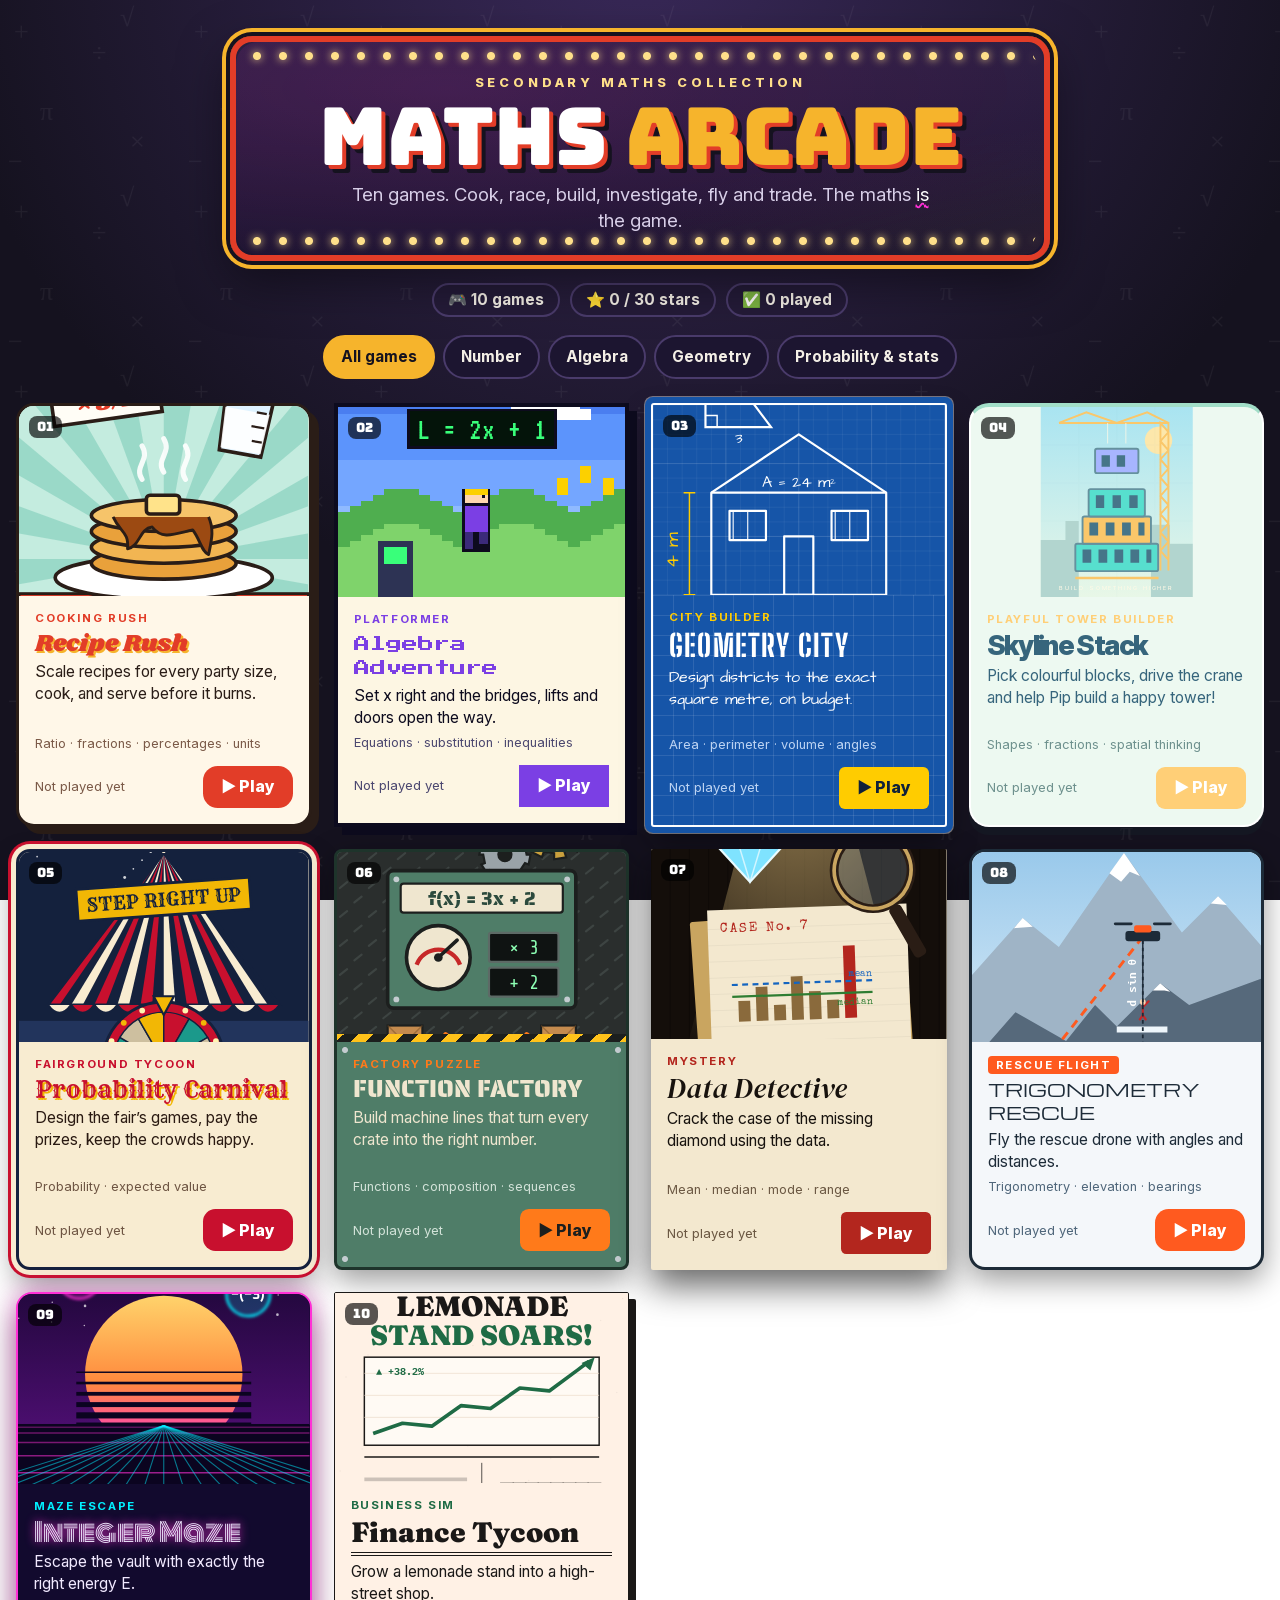
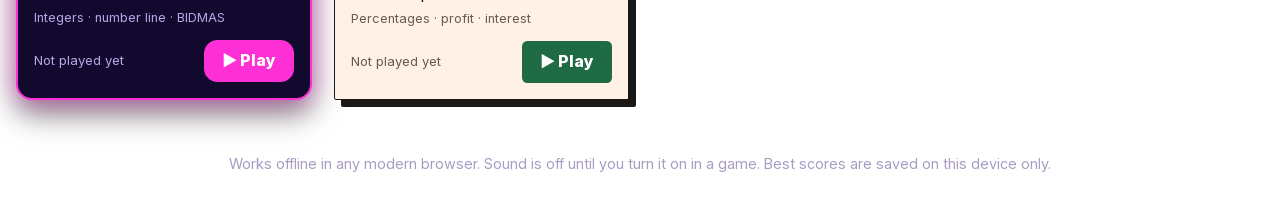
<file: index.html>
<!DOCTYPE html>
<html lang="en">
<head>
  <!-- ARCADE BOOT (start) -->
  <style>html.am-booting body { visibility: hidden; }</style>
  <script>
    (() => {
      const root = document.documentElement;
      root.classList.add('am-booting');
      window.__arcadeBoot = { expired: false, timer: setTimeout(() => {
        window.__arcadeBoot.expired = true;
        root.classList.remove('am-booting');
      }, 1800) };
    })();
  </script>
  <!-- ARCADE BOOT (end) -->
  <meta charset="utf-8">
  <meta name="viewport" content="width=device-width, initial-scale=1">
  <title>Maths Arcade — 10 Secondary Maths Games</title>
  <meta name="description" content="Ten playable browser games that teach secondary-school mathematics through gameplay, not quizzes.">
  <link rel="icon" href="data:image/svg+xml,%3Csvg xmlns=%22http://www.w3.org/2000/svg%22 viewBox=%220 0 100 100%22%3E%3Ctext y=%22.9em%22 font-size=%2290%22%3E🎮%3C/text%3E%3C/svg%3E">
  <link rel="preload" href="fonts/Inter-Variable.woff2" as="font" type="font/woff2" crossorigin>
  <link rel="stylesheet" href="fonts/fonts.css">
  <!-- Each card is drawn in its own game's typefaces -->
  <link rel="stylesheet" href="game-01-ratio-recipe/fonts/fonts.css">
  <link rel="stylesheet" href="game-02-algebra-platformer/fonts/fonts.css">
  <link rel="stylesheet" href="game-03-geometry-builder/fonts/fonts.css">
  <link rel="stylesheet" href="game-04-coordinate-racer/fonts/fonts.css">
  <link rel="stylesheet" href="game-05-probability-arcade/fonts/fonts.css">
  <link rel="stylesheet" href="game-06-function-factory/fonts/fonts.css">
  <link rel="stylesheet" href="game-07-statistics-detective/fonts/fonts.css">
  <link rel="stylesheet" href="game-08-trigonometry-rescue/fonts/fonts.css">
  <link rel="stylesheet" href="game-09-integer-maze/fonts/fonts.css">
  <link rel="stylesheet" href="game-10-finance-tycoon/fonts/fonts.css">
  <link rel="stylesheet" href="hub.css">
</head>
<body>
  <header class="hero">
    <div class="marquee">
      <p class="hero__kicker">Secondary Maths Collection</p>
      <h1>Maths <span>Arcade</span></h1>
      <p class="hero__lead">Ten games. Cook, race, build, investigate, fly and trade. The maths <em>is</em> the game.</p>
    </div>
    <div class="hero__stats" id="summary" aria-live="polite"></div>
  </header>

  <main class="wrap">
    <div class="filters" role="group" aria-label="Filter games by topic">
      <button type="button" class="chip is-on" data-filter="all" aria-pressed="true">All games</button>
      <button type="button" class="chip" data-filter="number" aria-pressed="false">Number</button>
      <button type="button" class="chip" data-filter="algebra" aria-pressed="false">Algebra</button>
      <button type="button" class="chip" data-filter="geometry" aria-pressed="false">Geometry</button>
      <button type="button" class="chip" data-filter="data" aria-pressed="false">Probability &amp; stats</button>
    </div>
    <ul class="grid" id="grid" aria-label="Games"></ul>
  </main>

  <footer class="foot">
    <p>Works offline in any modern browser. Sound is off until you turn it on in a game. Best scores are saved on this device only.</p>
  </footer>
  <script src="hub.js"></script>
</body>
</html>
</file>
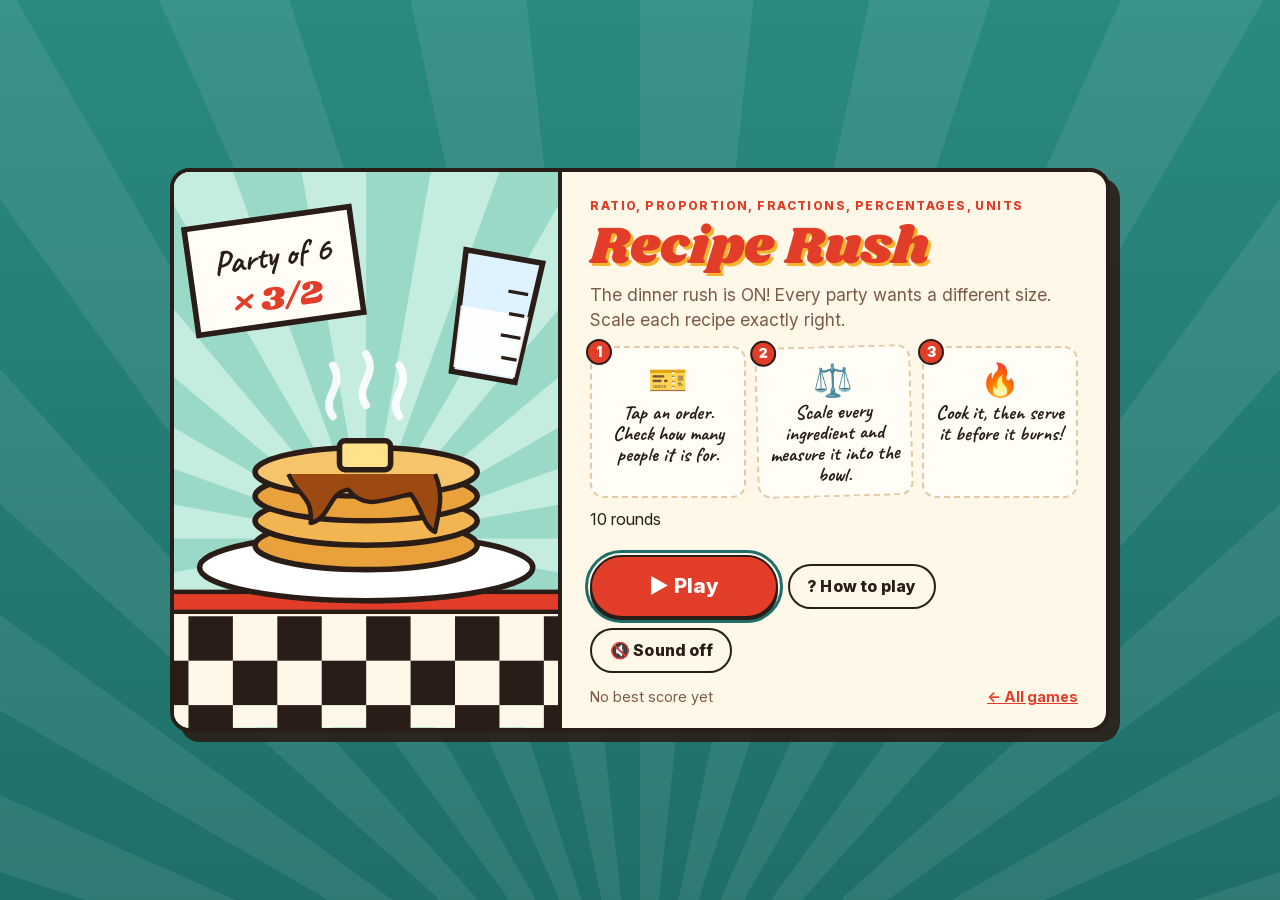
<file: game-01-ratio-recipe/index.html>
<!DOCTYPE html>
<html lang="en">
<head>
  <!-- ARCADE BOOT (start) -->
  <style>html.am-booting body { visibility: hidden; }</style>
  <script>
    (() => {
      const root = document.documentElement;
      root.classList.add('am-booting');
      window.__arcadeBoot = { expired: false, timer: setTimeout(() => {
        window.__arcadeBoot.expired = true;
        root.classList.remove('am-booting');
      }, 1800) };
    })();
  </script>
  <!-- ARCADE BOOT (end) -->
  <meta charset="utf-8">
  <meta name="viewport" content="width=device-width, initial-scale=1">
  <title>Recipe Rush — Ratio Kitchen</title>
  <meta name="description" content="A cooking and resource-management game about ratios, proportion, fractions, percentages and unit conversion.">
  <link rel="icon" href="data:image/svg+xml,%3Csvg xmlns=%22http://www.w3.org/2000/svg%22 viewBox=%220 0 100 100%22%3E%3Ctext y=%22.9em%22 font-size=%2290%22%3E🍳%3C/text%3E%3C/svg%3E">
  <link rel="preload" href="fonts/Inter-Variable.woff2" as="font" type="font/woff2" crossorigin>
  <link rel="stylesheet" href="fonts/fonts.css">
  <link rel="stylesheet" href="style.css">
</head>
<body>
  <div class="mg-app">
    <header id="hud"></header>
    <main class="mg-main kitchen" id="kitchen">
      <section class="rail" aria-label="Order tickets">
        <h2 class="rail__title">Orders</h2>
        <ol class="rail__list" id="rail"></ol>
      </section>

      <section class="pantry mg-panel" aria-labelledby="pantry-h">
        <h2 id="pantry-h">🧺 Pantry</h2>
        <p class="hint">Tap a jar to add it to the bowl.</p>
        <div class="pantry__grid" id="pantry"></div>
      </section>

      <section class="station mg-panel" aria-labelledby="station-h">
        <h2 id="station-h" class="mg-sr-only">Prep station</h2>
        <div class="recipe" id="recipe"></div>
        <h3 class="bowl-title" id="bowlTitle">Mixing bowl</h3>
        <div class="bowl-wrap">
          <div class="bowl" aria-hidden="true"><div class="bowl__fill" id="bowlFill"></div></div>
          <div class="bowl__rows" id="bowlRows" aria-label="Mixing bowl contents"></div>
        </div>
        <div class="station__actions">
          <button class="mg-btn" type="button" id="emptyBtn">↺ Empty Bowl</button>
          <button class="mg-btn mg-btn--primary mg-btn--lg" type="button" id="submitBtn">✔ Submit Order <kbd class="key">S</kbd></button>
        </div>
        <div class="result" id="result" aria-live="polite"></div>
      </section>

      <section class="ovens mg-panel" aria-labelledby="ovens-h">
        <h2 id="ovens-h">🔥 Ovens</h2>
        <div id="ovens" class="ovens__list"></div>
        <p class="hint">Serve dishes before they burn!</p>
      </section>

      <div class="banner" id="banner" hidden></div>
    </main>
  </div>
  <script src="script.js"></script>
</body>
</html>
</file>
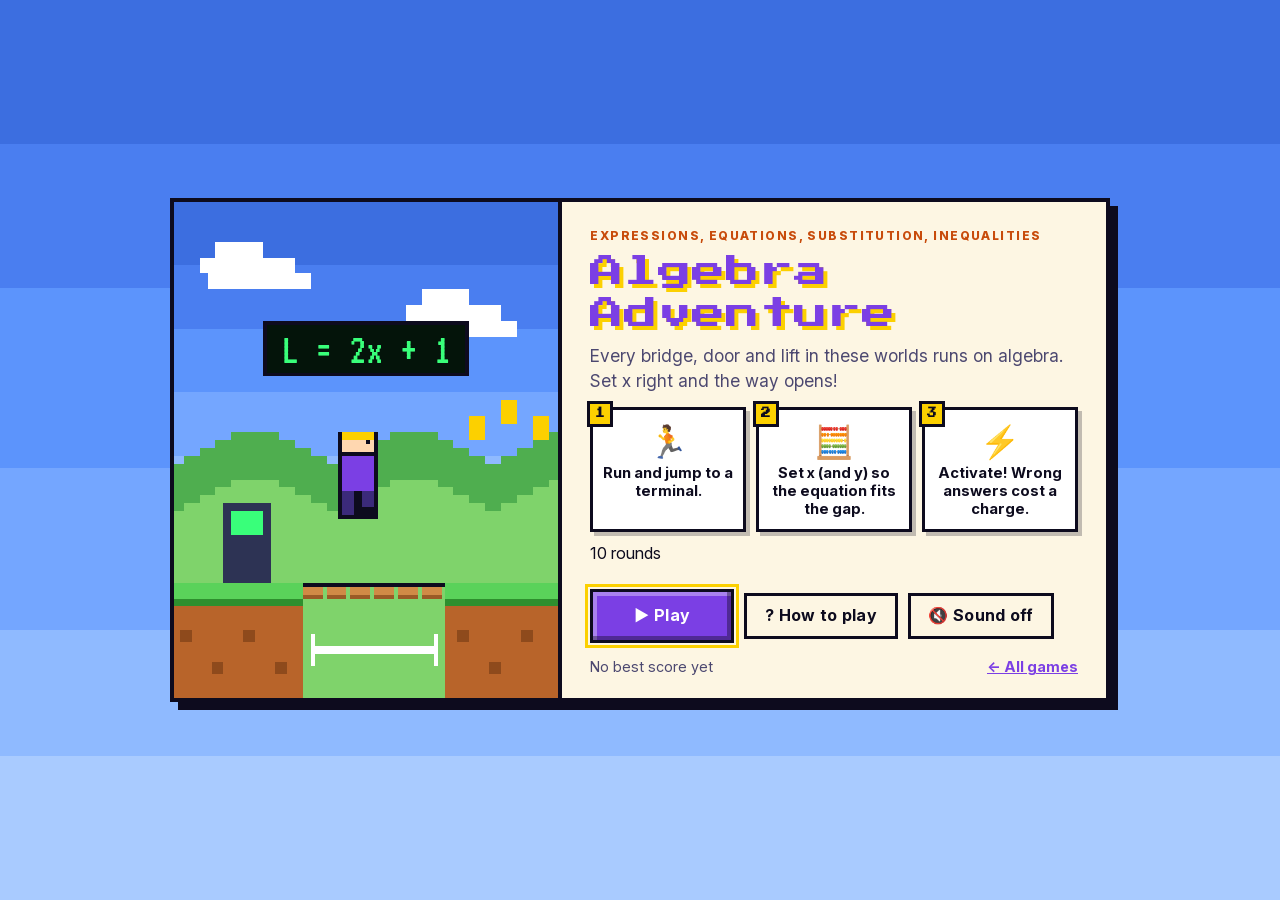
<file: game-02-algebra-platformer/index.html>
<!DOCTYPE html>
<html lang="en">
<head>
  <!-- ARCADE BOOT (start) -->
  <style>html.am-booting body { visibility: hidden; }</style>
  <script>
    (() => {
      const root = document.documentElement;
      root.classList.add('am-booting');
      window.__arcadeBoot = { expired: false, timer: setTimeout(() => {
        window.__arcadeBoot.expired = true;
        root.classList.remove('am-booting');
      }, 1800) };
    })();
  </script>
  <!-- ARCADE BOOT (end) -->
  <meta charset="utf-8">
  <meta name="viewport" content="width=device-width, initial-scale=1, viewport-fit=cover">
  <title>Algebra Adventure — Variable Platformer</title>
  <meta name="description" content="A 2D platformer where algebraic expressions, equations and inequalities control bridges, doors, lasers and lifts.">
  <link rel="icon" href="data:image/svg+xml,%3Csvg xmlns=%22http://www.w3.org/2000/svg%22 viewBox=%220 0 100 100%22%3E%3Ctext y=%22.9em%22 font-size=%2290%22%3E🧗%3C/text%3E%3C/svg%3E">
  <link rel="preload" href="fonts/Inter-Variable.woff2" as="font" type="font/woff2" crossorigin>
  <link rel="stylesheet" href="fonts/fonts.css">
  <link rel="stylesheet" href="style.css">
</head>
<body>
  <div class="mg-app">
    <header id="hud"></header>
    <main class="mg-main world" id="world">
      <canvas id="game" aria-label="Platformer world. Use arrow keys to move and jump." role="img"></canvas>

      <div class="chip-bar" aria-live="polite">
        <span class="chip" id="chargeChip">🔋 Charges: 0</span>
        <span class="chip" id="coinChip">🪙 0 / 0</span>
        <span class="chip chip--hint" id="hintChip">Walk to a terminal ⌨ to set variables</span>
      </div>

      <section class="terminal" id="terminal" hidden aria-labelledby="term-title">
        <div class="terminal__head">
          <h2 id="term-title">Terminal</h2>
          <span class="terminal__keys">Q/E: x · Z/C: y · Enter</span>
        </div>
        <div class="terminal__vars" id="termVars"></div>
        <ul class="terminal__mechs" id="termMechs"></ul>
        <button class="mg-btn mg-btn--primary" type="button" id="activateBtn">⚡ Activate Mechanism</button>
      </section>

      <div class="mg-touchpad" id="touchpad">
        <div class="mg-touchpad__group">
          <button type="button" id="tLeft" aria-label="Move left">◀</button>
          <button type="button" id="tRight" aria-label="Move right">▶</button>
        </div>
        <div class="mg-touchpad__group">
          <button type="button" id="tJump" aria-label="Jump">⤒</button>
        </div>
      </div>
    </main>
  </div>
  <script src="script.js"></script>
</body>
</html>
</file>
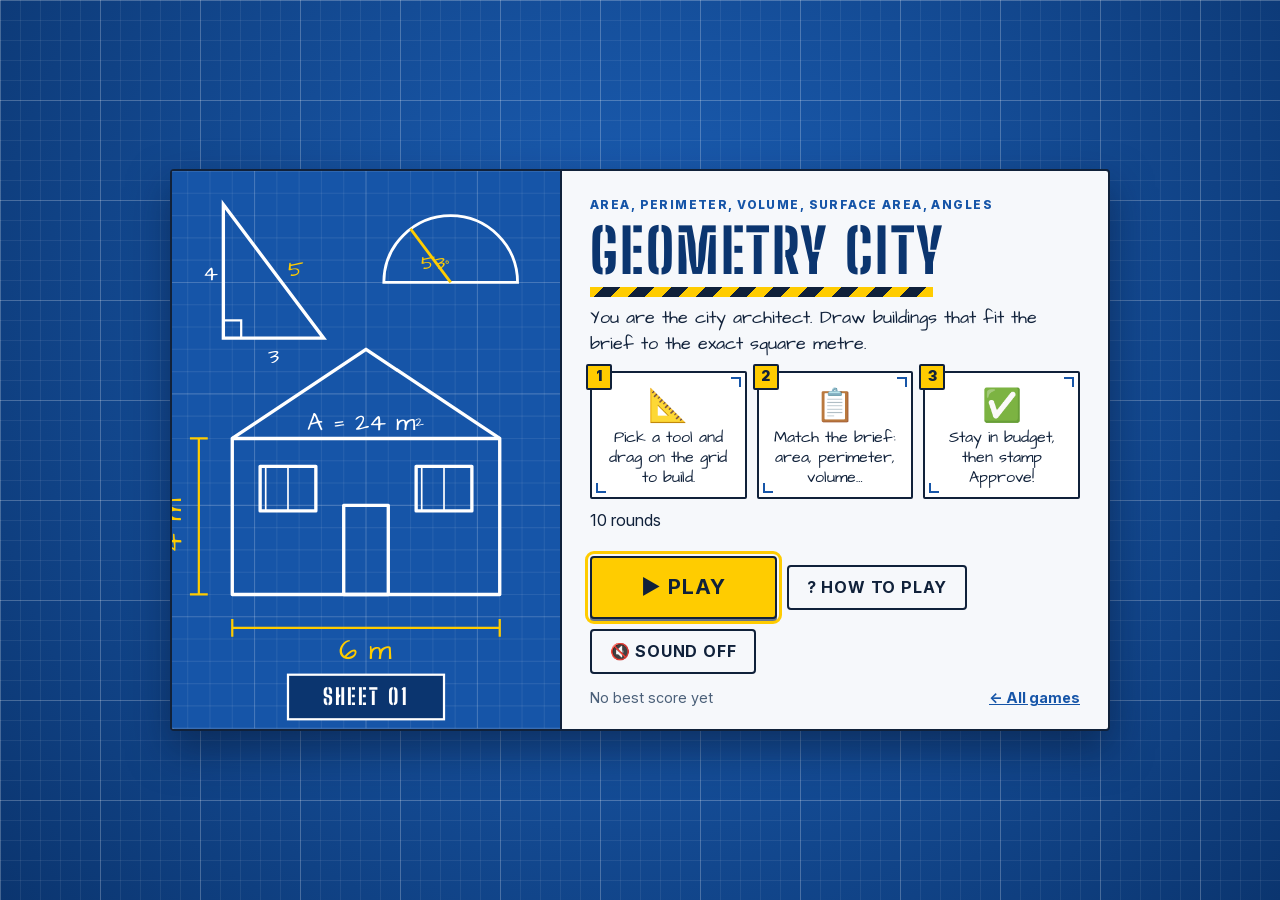
<file: game-03-geometry-builder/index.html>
<!DOCTYPE html>
<html lang="en">
<head>
  <!-- ARCADE BOOT (start) -->
  <style>html.am-booting body { visibility: hidden; }</style>
  <script>
    (() => {
      const root = document.documentElement;
      root.classList.add('am-booting');
      window.__arcadeBoot = { expired: false, timer: setTimeout(() => {
        window.__arcadeBoot.expired = true;
        root.classList.remove('am-booting');
      }, 1800) };
    })();
  </script>
  <!-- ARCADE BOOT (end) -->
  <meta charset="utf-8">
  <meta name="viewport" content="width=device-width, initial-scale=1">
  <title>Geometry City — Construction Simulator</title>
  <meta name="description" content="A city-building game about area, perimeter, volume, surface area, Pythagoras and geometric properties.">
  <link rel="icon" href="data:image/svg+xml,%3Csvg xmlns=%22http://www.w3.org/2000/svg%22 viewBox=%220 0 100 100%22%3E%3Ctext y=%22.9em%22 font-size=%2290%22%3E🏗️%3C/text%3E%3C/svg%3E">
  <link rel="preload" href="fonts/Inter-Variable.woff2" as="font" type="font/woff2" crossorigin>
  <link rel="stylesheet" href="fonts/fonts.css">
  <link rel="stylesheet" href="style.css">
</head>
<body>
  <div class="mg-app">
    <header id="hud"></header>
    <main class="mg-main city">
      <aside class="tools mg-panel" aria-labelledby="tools-h">
        <h2 id="tools-h">Tools</h2>
        <div class="tools__grid" id="tools" role="toolbar" aria-label="Construction tools"></div>
        <div class="decor" id="decorBox">
          <h3>Decorations</h3>
          <div class="decor__grid" id="decor"></div>
        </div>
      </aside>

      <section class="board" aria-label="Construction plot">
        <canvas id="plot" aria-label="Construction grid. Drag to build. Each square is 1 metre."></canvas>
        <div class="tip" id="tip" hidden></div>
      </section>

      <aside class="side">
        <section class="brief mg-panel" aria-labelledby="brief-h">
          <h2 id="brief-h">Project brief</h2>
          <p class="brief__name" id="briefName"></p>
          <ul class="reqs" id="reqs"></ul>
          <div class="budget">
            <div class="budget__row"><span>Projected cost</span><strong id="cost">$0</strong></div>
            <div class="budget__bar"><span id="costBar"></span></div>
          </div>
        </section>
        <section class="inspector mg-panel" aria-labelledby="insp-h" aria-live="polite">
          <h2 id="insp-h">Inspector</h2>
          <div id="inspector"></div>
        </section>
        <button class="mg-btn mg-btn--primary mg-btn--lg approve" type="button" id="approveBtn">🏛 Approve Construction</button>
      </aside>
    </main>
  </div>
  <script src="script.js"></script>
</body>
</html>
</file>
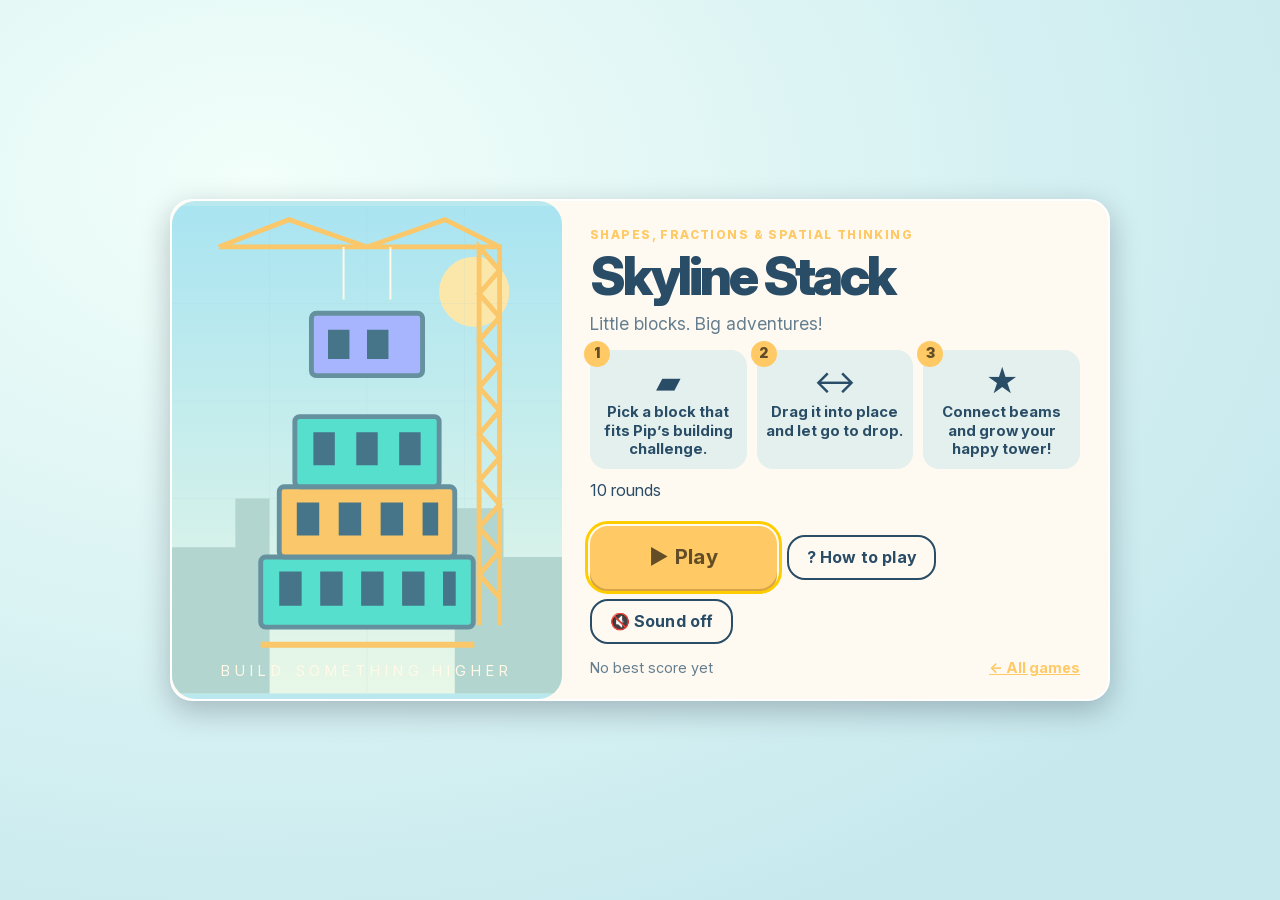
<file: game-04-coordinate-racer/index.html>
<!DOCTYPE html>
<html lang="en">
<head>
  <!-- ARCADE BOOT (start) -->
  <style>html.am-booting body { visibility: hidden; }</style>
  <script>
    (() => {
      const root = document.documentElement;
      root.classList.add('am-booting');
      window.__arcadeBoot = { expired: false, timer: setTimeout(() => {
        window.__arcadeBoot.expired = true;
        root.classList.remove('am-booting');
      }, 1800) };
    })();
  </script>
  <!-- ARCADE BOOT (end) -->
  <meta charset="utf-8">
  <meta name="viewport" content="width=device-width, initial-scale=1, viewport-fit=cover">
  <title>Skyline Stack — Build a Tower with Maths</title>
  <meta name="description" content="Help Pip build a happy ten-floor tower! Pick colourful blocks, drag the crane, and connect beams in a hands-on maths playground. No typing needed.">
  <link rel="icon" href="data:image/svg+xml,%3Csvg xmlns=%22http://www.w3.org/2000/svg%22 viewBox=%220 0 100 100%22%3E%3Ctext y=%22.9em%22 font-size=%2290%22%3E%F0%9F%8F%97%EF%B8%8F%3C/text%3E%3C/svg%3E">
  <link rel="preload" href="fonts/Inter-Variable.woff2" as="font" type="font/woff2" crossorigin>
  <link rel="stylesheet" href="fonts/fonts.css">
  <link rel="stylesheet" href="style.css">
</head>
<body>
  <div class="mg-app">
    <header id="hud"></header>
    <main class="mg-main skyline">
      <section class="construction-site" aria-label="Play with your tower">
        <canvas id="site" tabindex="0" role="img" aria-label="Drag your hanging block sideways and release to drop. Arrow keys and the move buttons also work. For beams, drag from A to a roof socket."></canvas>
        <div class="site-heading"><div><span class="eyebrow">LOOK WHAT YOU’RE BUILDING!</span><strong id="towerHeight">0 m</strong></div><button class="view-btn" id="overviewBtn" type="button" aria-pressed="false">↗ See it all</button></div>
        <div class="site-bottom"><span class="site-live" id="siteStatus" role="status">Pick • drag • drop</span><div class="floor-dots" id="floorDots" aria-label="Tower progress"></div></div>
      </section>
      <aside class="blueprint-panel" aria-label="Pip’s building playground">
        <div class="buddy-row"><span class="pip" aria-hidden="true"><i></i><i></i><b></b></span><div><p class="eyebrow" id="floorKicker">Floor 1 of 10</p><h1 id="floorTitle">Hello, builder!</h1></div></div>
        <p class="blueprint-brief" id="brief"></p><div class="support-facts" id="supportFacts"></div>
        <h2 id="trayTitle">Pick your block</h2><div class="piece-tray" id="pieceTray" role="group" aria-label="Building pieces"></div>
        <div class="crane-controls" id="craneControls"><button class="move-btn" id="moveLeft" type="button" aria-label="Move block left one metre">←</button><output id="cranePosition" aria-live="polite">x = 0 m</output><button class="move-btn" id="moveRight" type="button" aria-label="Move block right one metre">→</button></div>
        <div class="socket-choices" id="socketChoices" role="group" aria-label="Roof sockets" hidden></div>
        <button class="mg-btn mg-btn--primary build-button" id="buildBtn" type="button" disabled>Drop block ↓</button><button class="mg-btn mg-btn--primary build-button" id="nextBtn" type="button" hidden>Next floor! ↑</button>
        <p class="build-feedback" id="buildFeedback" role="status" aria-live="polite"></p>
        <button class="guidance-btn" id="guidanceBtn" type="button">💡 A little help, Pip?</button><p class="guidance-text" id="guidanceText" hidden></p>
        <div class="facade"><span>Pick a colour!</span><div id="facadeOptions" role="group" aria-label="Block colour"><button type="button" class="swatch" style="--swatch:#58cfa9" data-color="#58cfa9" aria-label="Mint block" aria-pressed="true"></button><button type="button" class="swatch" style="--swatch:#ffbe64" data-color="#ffbe64" aria-label="Peach block" aria-pressed="false"></button><button type="button" class="swatch" style="--swatch:#ae9bfa" data-color="#ae9bfa" aria-label="Lilac block" aria-pressed="false"></button></div></div>
      </aside>
    </main>
  </div>
  <script src="script.js"></script>
</body>
</html>
</file>
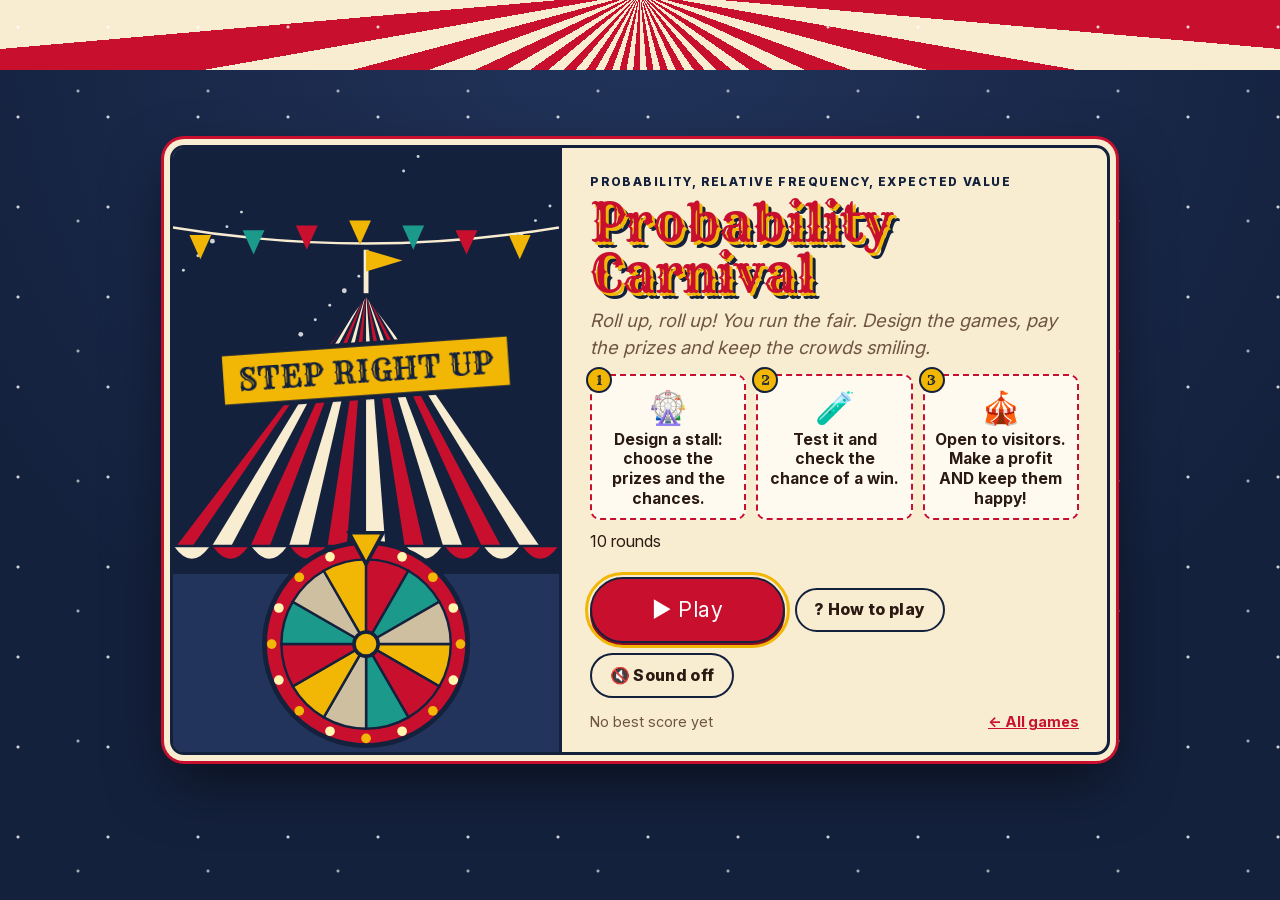
<file: game-05-probability-arcade/index.html>
<!DOCTYPE html>
<html lang="en">
<head>
  <!-- ARCADE BOOT (start) -->
  <style>html.am-booting body { visibility: hidden; }</style>
  <script>
    (() => {
      const root = document.documentElement;
      root.classList.add('am-booting');
      window.__arcadeBoot = { expired: false, timer: setTimeout(() => {
        window.__arcadeBoot.expired = true;
        root.classList.remove('am-booting');
      }, 1800) };
    })();
  </script>
  <!-- ARCADE BOOT (end) -->
  <meta charset="utf-8">
  <meta name="viewport" content="width=device-width, initial-scale=1">
  <title>Probability Carnival — Design the Odds</title>
  <meta name="description" content="A carnival management game about probability, relative frequency and expected value.">
  <link rel="icon" href="data:image/svg+xml,%3Csvg xmlns=%22http://www.w3.org/2000/svg%22 viewBox=%220 0 100 100%22%3E%3Ctext y=%22.9em%22 font-size=%2290%22%3E🎡%3C/text%3E%3C/svg%3E">
  <link rel="preload" href="fonts/Inter-Variable.woff2" as="font" type="font/woff2" crossorigin>
  <link rel="stylesheet" href="fonts/fonts.css">
  <link rel="stylesheet" href="style.css">
</head>
<body>
  <div class="mg-app">
    <header id="hud"></header>
    <main class="mg-main carnival">
      <nav class="booths" id="booths" role="tablist" aria-label="Attractions"></nav>

      <section class="design mg-panel" aria-labelledby="design-h">
        <h2 id="design-h">Design</h2>
        <p class="design__price" id="price"></p>
        <div id="controls" class="controls"></div>
        <table class="probs" id="probs" aria-label="Theoretical probabilities"></table>
        <div class="ev" id="ev" aria-live="polite"></div>
      </section>

      <section class="booth" aria-label="Attraction">
        <div class="booth__sign" id="boothSign">Prize Wheel</div>
        <canvas id="booth" role="img" aria-label="Animated attraction"></canvas>
        <div class="booth__result" id="boothResult" aria-live="polite"></div>
        <div class="booth__actions">
          <button class="mg-btn" type="button" id="testBtn">🧪 Test Run ×10 <small>(−2 🪙)</small></button>
          <button class="mg-btn mg-btn--primary mg-btn--lg" type="button" id="runBtn">🎪 Run Attraction</button>
        </div>
      </section>

      <section class="results mg-panel" aria-labelledby="results-h">
        <h2 id="results-h">Results</h2>
        <p class="results__sub" id="freqTitle"></p>
        <canvas id="freq" class="chart" aria-label="Observed relative frequency compared with theoretical probability"></canvas>
        <p class="results__sub">Relative frequency of a win as plays build up</p>
        <canvas id="conv" class="chart chart--small" aria-label="Convergence of relative frequency"></canvas>
        <h3>Session record</h3>
        <div class="log-wrap"><table class="log" id="log"></table></div>
      </section>
    </main>
  </div>
  <script src="script.js"></script>
</body>
</html>
</file>
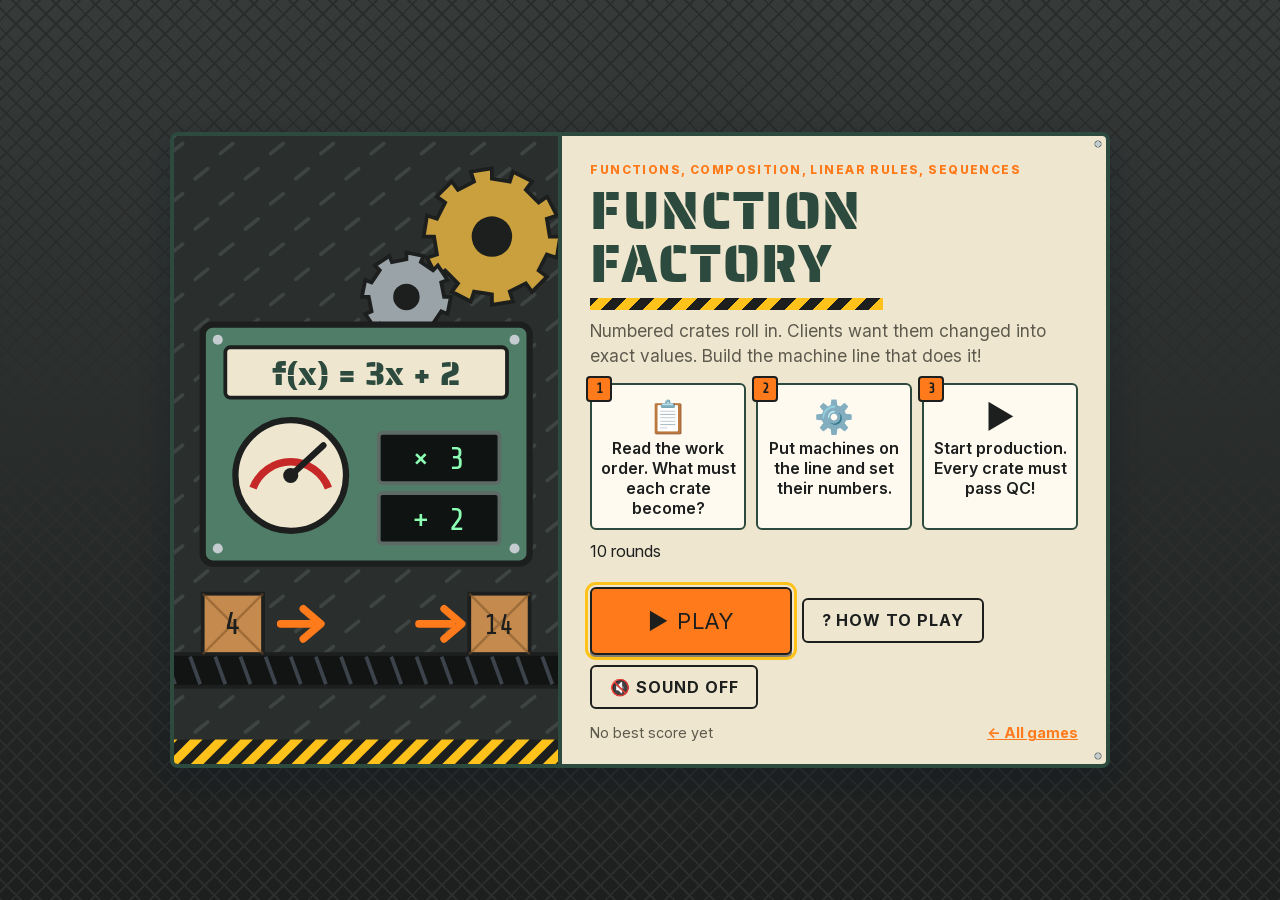
<file: game-06-function-factory/index.html>
<!DOCTYPE html>
<html lang="en">
<head>
  <!-- ARCADE BOOT (start) -->
  <style>html.am-booting body { visibility: hidden; }</style>
  <script>
    (() => {
      const root = document.documentElement;
      root.classList.add('am-booting');
      window.__arcadeBoot = { expired: false, timer: setTimeout(() => {
        window.__arcadeBoot.expired = true;
        root.classList.remove('am-booting');
      }, 1800) };
    })();
  </script>
  <!-- ARCADE BOOT (end) -->
  <meta charset="utf-8">
  <meta name="viewport" content="width=device-width, initial-scale=1">
  <title>Function Factory — Production Line Puzzles</title>
  <meta name="description" content="An automation puzzle about functions, input-output rules, linear functions, composition and sequences.">
  <link rel="icon" href="data:image/svg+xml,%3Csvg xmlns=%22http://www.w3.org/2000/svg%22 viewBox=%220 0 100 100%22%3E%3Ctext y=%22.9em%22 font-size=%2290%22%3E🏭%3C/text%3E%3C/svg%3E">
  <link rel="preload" href="fonts/Inter-Variable.woff2" as="font" type="font/woff2" crossorigin>
  <link rel="stylesheet" href="fonts/fonts.css">
  <link rel="stylesheet" href="style.css">
</head>
<body>
  <div class="mg-app">
    <header id="hud"></header>
    <main class="mg-main factory">
      <section class="contract" aria-labelledby="contract-h">
        <div class="contract__head">
          <h2 id="contract-h">Contract</h2>
          <span class="contract__tag" id="contractTag"></span>
        </div>
        <p class="contract__brief" id="contractBrief"></p>
        <table class="io" id="ioTable" aria-label="Required inputs and outputs"></table>
      </section>

      <aside class="palette" aria-labelledby="palette-h">
        <h2 id="palette-h">Machines</h2>
        <p class="hint">Tap a machine, then tap an empty bay.</p>
        <div class="palette__list" id="palette"></div>
      </aside>

      <section class="line" aria-labelledby="line-h">
        <h2 id="line-h" class="mg-sr-only">Production line</h2>
        <canvas id="belt" aria-label="Conveyor belt animation"></canvas>
        <div class="slots" id="slots"></div>
        <div class="line__info" id="lineInfo" aria-live="polite"></div>
        <div class="line__actions">
          <button class="mg-btn" type="button" id="clearBtn">↺ Clear Line</button>
          <button class="mg-btn mg-btn--primary mg-btn--lg" type="button" id="startBtn">▶ Start Production</button>
        </div>
      </section>

      <aside class="report" aria-labelledby="report-h">
        <h2 id="report-h">Quality control</h2>
        <div id="report" aria-live="polite"><p class="hint">Run the line to see the inspection report.</p></div>
      </aside>
    </main>
  </div>
  <script src="script.js"></script>
</body>
</html>
</file>
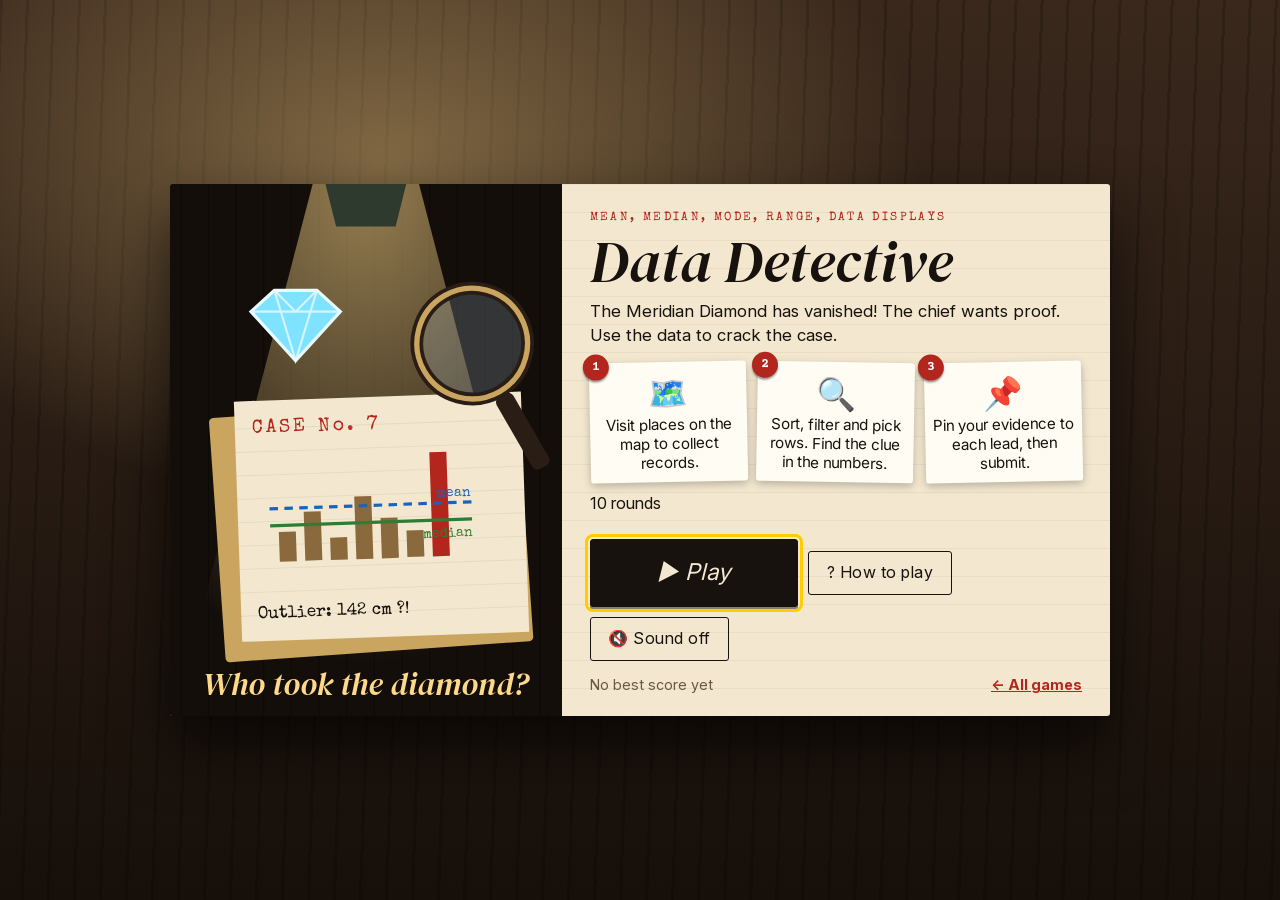
<file: game-07-statistics-detective/index.html>
<!DOCTYPE html>
<html lang="en">
<head>
  <!-- ARCADE BOOT (start) -->
  <style>html.am-booting body { visibility: hidden; }</style>
  <script>
    (() => {
      const root = document.documentElement;
      root.classList.add('am-booting');
      window.__arcadeBoot = { expired: false, timer: setTimeout(() => {
        window.__arcadeBoot.expired = true;
        root.classList.remove('am-booting');
      }, 1800) };
    })();
  </script>
  <!-- ARCADE BOOT (end) -->
  <meta charset="utf-8">
  <meta name="viewport" content="width=device-width, initial-scale=1">
  <title>Data Detective — The Meridian Diamond Case</title>
  <meta name="description" content="An investigation game about mean, median, mode, range and interpreting data.">
  <link rel="icon" href="data:image/svg+xml,%3Csvg xmlns=%22http://www.w3.org/2000/svg%22 viewBox=%220 0 100 100%22%3E%3Ctext y=%22.9em%22 font-size=%2290%22%3E🔍%3C/text%3E%3C/svg%3E">
  <link rel="preload" href="fonts/Inter-Variable.woff2" as="font" type="font/woff2" crossorigin>
  <link rel="stylesheet" href="fonts/fonts.css">
  <link rel="stylesheet" href="style.css">
</head>
<body>
  <div class="mg-app">
    <header id="hud"></header>
    <main class="mg-main office">
      <section class="map paper" aria-labelledby="map-h">
        <h2 id="map-h">City map</h2>
        <svg id="map" viewBox="0 0 320 220" role="group" aria-label="City map with investigation locations"></svg>
        <p class="hint" id="mapHint">Click a place to collect its records. Travel costs time!</p>
      </section>

      <section class="lab paper" aria-labelledby="lab-h">
        <div class="lab__head">
          <h2 id="lab-h">Data lab</h2>
          <div class="tabs" id="dsTabs" role="tablist" aria-label="Collected datasets"></div>
        </div>
        <p class="lab__desc" id="dsDesc"></p>
        <div class="filters" id="filters"></div>
        <div class="lab__grid">
          <div class="table-wrap"><table class="data" id="dataTable"></table></div>
          <div class="analysis">
            <label class="field">Analyse column <select id="colSel"></select></label>
            <dl class="stats" id="stats"></dl>
            <fieldset class="statpick" id="statPick"><legend>Highlight statistic</legend></fieldset>
            <div class="chart-tools">
              <button class="mg-btn mg-btn--sm" type="button" id="chartType">Chart: bars</button>
            </div>
            <canvas id="chart" aria-label="Chart of the analysed column"></canvas>
            <button class="mg-btn mg-btn--primary" type="button" id="pinBtn">📌 Pin finding to case board</button>
          </div>
        </div>
      </section>

      <section class="board cork" aria-labelledby="board-h">
        <h2 id="board-h">Case board</h2>
        <p class="board__chapter" id="chapter"></p>
        <ol class="leads" id="leads"></ol>
        <h3>Evidence cards</h3>
        <div class="cards" id="cards"></div>
        <button class="mg-btn mg-btn--accent mg-btn--lg submit" type="button" id="submitBtn">Submit Case Report</button>
      </section>
    </main>
  </div>
  <script src="script.js"></script>
</body>
</html>
</file>
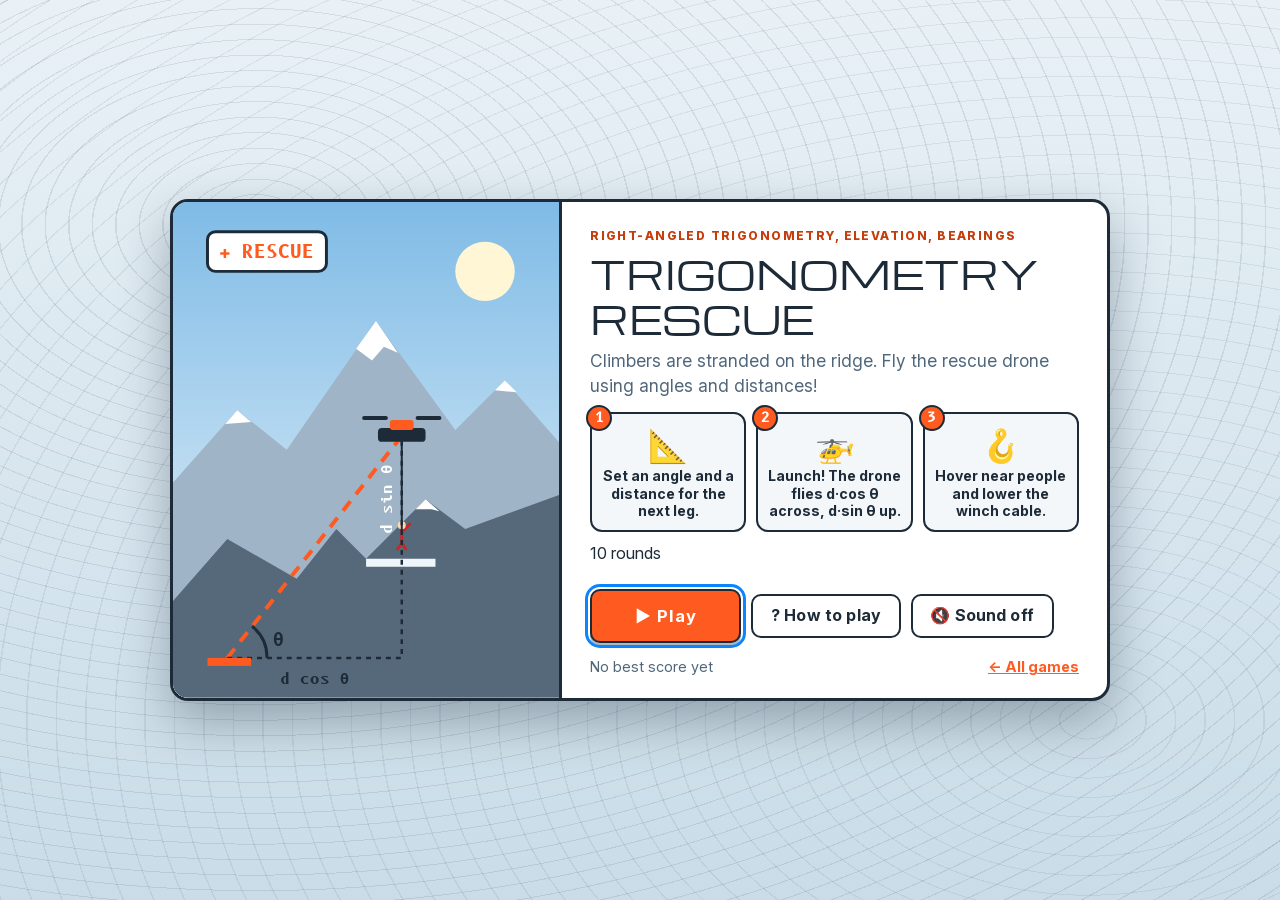
<file: game-08-trigonometry-rescue/index.html>
<!DOCTYPE html>
<html lang="en">
<head>
  <!-- ARCADE BOOT (start) -->
  <style>html.am-booting body { visibility: hidden; }</style>
  <script>
    (() => {
      const root = document.documentElement;
      root.classList.add('am-booting');
      window.__arcadeBoot = { expired: false, timer: setTimeout(() => {
        window.__arcadeBoot.expired = true;
        root.classList.remove('am-booting');
      }, 1800) };
    })();
  </script>
  <!-- ARCADE BOOT (end) -->
  <meta charset="utf-8">
  <meta name="viewport" content="width=device-width, initial-scale=1">
  <title>Trigonometry Rescue — Mountain Drone Missions</title>
  <meta name="description" content="A drone navigation puzzle about right-angled trigonometry, angles of elevation, bearings and distance.">
  <link rel="icon" href="data:image/svg+xml,%3Csvg xmlns=%22http://www.w3.org/2000/svg%22 viewBox=%220 0 100 100%22%3E%3Ctext y=%22.9em%22 font-size=%2290%22%3E🚁%3C/text%3E%3C/svg%3E">
  <link rel="preload" href="fonts/Inter-Variable.woff2" as="font" type="font/woff2" crossorigin>
  <link rel="stylesheet" href="fonts/fonts.css">
  <link rel="stylesheet" href="style.css">
</head>
<body>
  <div class="mg-app">
    <header id="hud"></header>
    <main class="mg-main ops">
      <section class="view" aria-label="Mission view">
        <canvas id="scene" role="img" aria-label="Mountain rescue scene"></canvas>
        <div class="brief" id="brief"></div>
      </section>

      <aside class="console" aria-label="Drone control console">
        <section class="pane">
          <h2>Flight leg</h2>
          <div class="ctl">
            <label for="angle" id="angleLabel">Angle of elevation θ</label>
            <div class="ctl__row">
              <button class="mg-btn" type="button" data-adj="angle:-5" aria-label="Decrease angle by 5">−5</button>
              <button class="mg-btn" type="button" data-adj="angle:-1" aria-label="Decrease angle by 1">−1</button>
              <output id="angleOut">0°</output>
              <button class="mg-btn" type="button" data-adj="angle:1" aria-label="Increase angle by 1">+1</button>
              <button class="mg-btn" type="button" data-adj="angle:5" aria-label="Increase angle by 5">+5</button>
            </div>
            <input type="number" inputmode="decimal" id="angle" min="-90" max="90" step="0.1" value="30">
          </div>
          <div class="ctl">
            <label for="dist">Distance d (m)</label>
            <div class="ctl__row">
              <button class="mg-btn" type="button" data-adj="dist:-10" aria-label="Decrease distance by 10">−10</button>
              <button class="mg-btn" type="button" data-adj="dist:-1" aria-label="Decrease distance by 1">−1</button>
              <output id="distOut">50 m</output>
              <button class="mg-btn" type="button" data-adj="dist:1" aria-label="Increase distance by 1">+1</button>
              <button class="mg-btn" type="button" data-adj="dist:10" aria-label="Increase distance by 10">+10</button>
            </div>
            <input type="number" inputmode="decimal" id="dist" min="1" max="300" step="0.1" value="50">
          </div>
          <div class="ctl__row ctl__row--wrap">
            <button class="mg-btn" type="button" id="dirBtn">Facing: Right ▶</button>
            <button class="mg-btn" type="button" id="landBtn">⬇ Set landing</button>
          </div>
          <div class="readout" id="legInfo" aria-live="polite"></div>
          <button class="mg-btn mg-btn--primary mg-btn--lg wide" type="button" id="launchBtn">🚁 Launch Rescue</button>
        </section>

        <section class="pane" id="winchPane">
          <h2>Winch cable</h2>
          <div class="ctl">
            <label for="cable">Cable length L (m): <output id="cableOut">20</output></label>
            <input type="number" inputmode="decimal" id="cable" min="1" max="150" step="0.1" value="20">
          </div>
          <div class="ctl">
            <label for="cangle">Cable angle from vertical φ: <output id="cangleOut">0°</output></label>
            <input type="number" inputmode="decimal" id="cangle" min="-60" max="60" step="0.1" value="0">
          </div>
          <button class="mg-btn mg-btn--accent wide" type="button" id="winchBtn">🪝 Lower Cable</button>
        </section>

        <section class="pane">
          <h2>Sensors</h2>
          <div class="readout" id="sensors"></div>
          <button class="mg-btn mg-btn--ghost wide" type="button" id="abortBtn">⚠ Abort &amp; retry mission (−1 drone)</button>
        </section>
      </aside>
    </main>
  </div>
  <script src="script.js"></script>
</body>
</html>
</file>
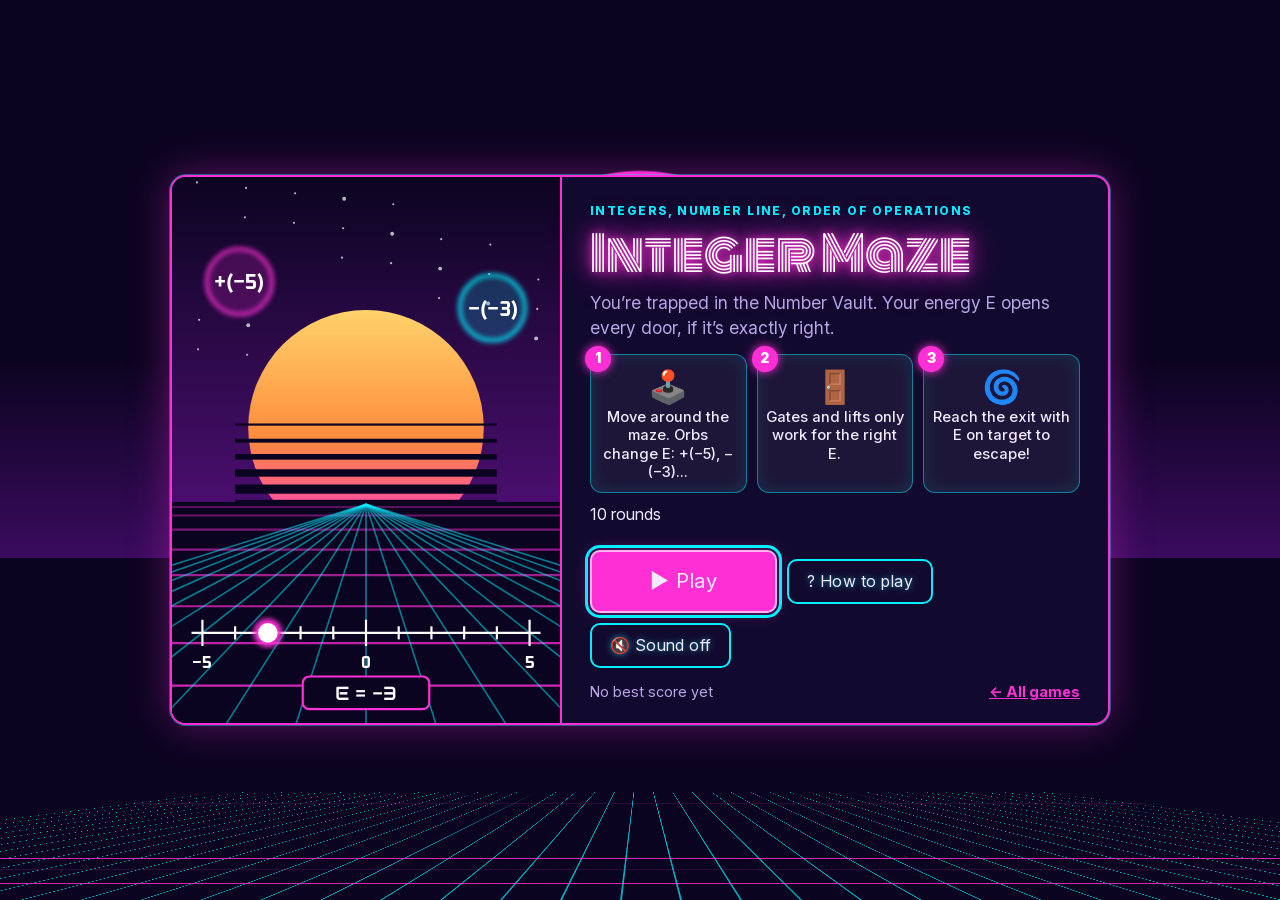
<file: game-09-integer-maze/index.html>
<!DOCTYPE html>
<html lang="en">
<head>
  <!-- ARCADE BOOT (start) -->
  <style>html.am-booting body { visibility: hidden; }</style>
  <script>
    (() => {
      const root = document.documentElement;
      root.classList.add('am-booting');
      window.__arcadeBoot = { expired: false, timer: setTimeout(() => {
        window.__arcadeBoot.expired = true;
        root.classList.remove('am-booting');
      }, 1800) };
    })();
  </script>
  <!-- ARCADE BOOT (end) -->
  <meta charset="utf-8">
  <meta name="viewport" content="width=device-width, initial-scale=1">
  <title>Integer Maze — Escape the Number Vault</title>
  <meta name="description" content="A maze and escape-room game about positive and negative integers, the number line and the order of operations.">
  <link rel="icon" href="data:image/svg+xml,%3Csvg xmlns=%22http://www.w3.org/2000/svg%22 viewBox=%220 0 100 100%22%3E%3Ctext y=%22.9em%22 font-size=%2290%22%3E🌀%3C/text%3E%3C/svg%3E">
  <link rel="preload" href="fonts/Inter-Variable.woff2" as="font" type="font/woff2" crossorigin>
  <link rel="stylesheet" href="fonts/fonts.css">
  <link rel="stylesheet" href="style.css">
</head>
<body>
  <div class="mg-app">
    <header id="hud"></header>
    <main class="mg-main vault">
      <section class="maze-wrap" aria-label="Maze">
        <canvas id="maze" role="img" aria-label="Maze map. Use arrow keys to move."></canvas>
        <div class="alarm" id="alarm" hidden>⚠ CORE MELTDOWN — ESCAPE NOW!</div>
      </section>

      <aside class="panel" aria-label="Energy and mechanisms">
        <section class="energy">
          <h2>Energy state</h2>
          <div class="energy__value" id="eValue" aria-live="polite">E = 0</div>
          <canvas id="numline" aria-label="Number line from −20 to 20 showing your energy"></canvas>
          <ol class="log" id="log" aria-label="Recent energy changes"></ol>
        </section>
        <section class="near">
          <h2>Nearby mechanism</h2>
          <div id="nearInfo" class="near__info">Move next to a gate, console, lift or exit.</div>
          <button class="mg-btn mg-btn--primary wide" type="button" id="activateBtn">⚡ Activate Mechanism <kbd>Space</kbd></button>
          <button class="mg-btn wide" type="button" id="rebootBtn">↺ Reboot to checkpoint (−30 pts) <kbd>R</kbd></button>
        </section>
        <section class="inv">
          <h2>Inventory</h2>
          <div id="inv"></div>
        </section>
      </aside>

      <div class="dpad" id="dpad" aria-label="Movement buttons">
        <button type="button" data-dir="up" aria-label="Move up">▲</button>
        <button type="button" data-dir="left" aria-label="Move left">◀</button>
        <button type="button" data-dir="act" aria-label="Activate mechanism">⚡</button>
        <button type="button" data-dir="right" aria-label="Move right">▶</button>
        <button type="button" data-dir="down" aria-label="Move down">▼</button>
      </div>
    </main>
  </div>
  <script src="script.js"></script>
</body>
</html>
</file>
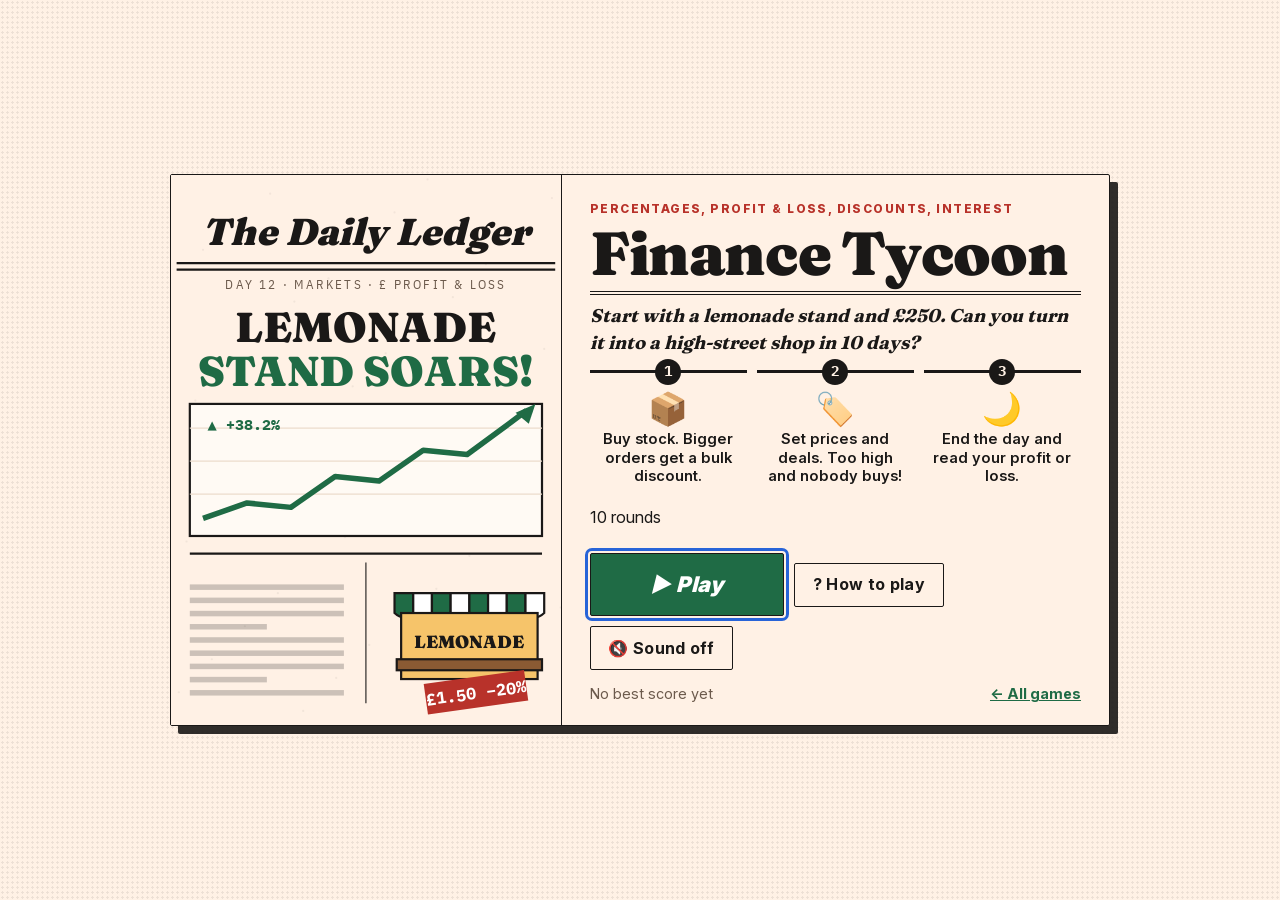
<file: game-10-finance-tycoon/index.html>
<!DOCTYPE html>
<html lang="en">
<head>
  <!-- ARCADE BOOT (start) -->
  <style>html.am-booting body { visibility: hidden; }</style>
  <script>
    (() => {
      const root = document.documentElement;
      root.classList.add('am-booting');
      window.__arcadeBoot = { expired: false, timer: setTimeout(() => {
        window.__arcadeBoot.expired = true;
        root.classList.remove('am-booting');
      }, 1800) };
    })();
  </script>
  <!-- ARCADE BOOT (end) -->
  <meta charset="utf-8">
  <meta name="viewport" content="width=device-width, initial-scale=1">
  <title>Finance Tycoon — From Stand to Shop</title>
  <meta name="description" content="A business simulation about percentages, profit and loss, discounts, simple interest and budgeting.">
  <link rel="icon" href="data:image/svg+xml,%3Csvg xmlns=%22http://www.w3.org/2000/svg%22 viewBox=%220 0 100 100%22%3E%3Ctext y=%22.9em%22 font-size=%2290%22%3E💹%3C/text%3E%3C/svg%3E">
  <link rel="preload" href="fonts/Inter-Variable.woff2" as="font" type="font/woff2" crossorigin>
  <link rel="stylesheet" href="fonts/fonts.css">
  <link rel="stylesheet" href="style.css">
</head>
<body>
  <div class="mg-app">
    <header id="hud"></header>
    <main class="mg-main biz">
      <section class="store" aria-label="Your shop">
        <div class="forecast" id="forecast" aria-live="polite"></div>
        <canvas id="shop" role="img" aria-label="Your storefront"></canvas>
        <div class="report" id="report" hidden role="dialog" aria-labelledby="report-title"></div>
      </section>

      <section class="plan" aria-labelledby="plan-h">
        <h2 id="plan-h">Plan the day</h2>
        <div class="block">
          <h3>📦 Buy stock <small>(bulk: 50+ units −10%, 100+ units −20%)</small></h3>
          <div id="stock"></div>
        </div>
        <div class="block">
          <h3>🏷 Prices &amp; promotion</h3>
          <div id="prices"></div>
          <label class="row">Promotion discount
            <select id="discount">
              <option value="0">No discount</option>
              <option value="10">10% off</option>
              <option value="20">20% off</option>
              <option value="30">30% off</option>
            </select>
          </label>
          <label class="row">Marketing spend: <strong id="mktOut">£0</strong>
            <input type="range" id="marketing" min="0" max="60" step="5" value="0">
          </label>
        </div>
        <div class="block">
          <h3>🏦 Bank</h3>
          <div id="bank"></div>
        </div>
        <div class="block">
          <h3>🛠 Upgrades</h3>
          <div id="upgrades"></div>
        </div>
        <button class="mg-btn mg-btn--primary mg-btn--lg end-day" type="button" id="endDayBtn">End Business Day</button>
      </section>

      <section class="dash" aria-labelledby="dash-h">
        <h2 id="dash-h">Dashboard</h2>
        <div class="kpis" id="kpis"></div>
        <canvas id="chartCash" class="chart" aria-label="Cash and net worth by day"></canvas>
        <canvas id="chartPL" class="chart" aria-label="Revenue, costs and profit by day"></canvas>
        <h3>Objectives</h3>
        <ul class="objectives" id="objectives"></ul>
      </section>
    </main>
  </div>
  <script src="script.js"></script>
</body>
</html>
</file>
<file: fonts/fonts.css>
/* Hub font (SIL Open Font License, from Google Fonts). Latin subset only. */
@font-face { font-family: 'Bungee'; font-style: normal; font-weight: 400; font-display: swap; src: url('Bungee-400.woff2') format('woff2'); }

/* Primary UI font, bundled for offline play. See Inter-LICENSE.txt. */
@font-face { font-family: 'Inter'; font-style: normal; font-weight: 100 900; font-display: swap; src: url('Inter-Variable.woff2') format('woff2'); }
</file>
<file: game-01-ratio-recipe/fonts/fonts.css>
/* Fonts bundled with this game (SIL Open Font License, from Google Fonts). Latin subset only. */
@font-face { font-family: 'Shrikhand'; font-style: normal; font-weight: 400; font-display: swap; src: url('Shrikhand-400.woff2') format('woff2'); }
@font-face { font-family: 'Caveat'; font-style: normal; font-weight: 600; font-display: swap; src: url('Caveat-600.woff2') format('woff2'); }
@font-face { font-family: 'Caveat'; font-style: normal; font-weight: 700; font-display: swap; src: url('Caveat-700.woff2') format('woff2'); }
@font-face { font-family: 'Baloo 2'; font-style: normal; font-weight: 500; font-display: swap; src: url('Baloo2-500.woff2') format('woff2'); }
@font-face { font-family: 'Baloo 2'; font-style: normal; font-weight: 700; font-display: swap; src: url('Baloo2-700.woff2') format('woff2'); }
@font-face { font-family: 'Baloo 2'; font-style: normal; font-weight: 800; font-display: swap; src: url('Baloo2-800.woff2') format('woff2'); }
</file>
<file: game-02-algebra-platformer/fonts/fonts.css>
/* Fonts bundled with this game (SIL Open Font License, from Google Fonts). Latin subset only. */
@font-face { font-family: 'Press Start 2P'; font-style: normal; font-weight: 400; font-display: swap; src: url('PressStart2P-400.woff2') format('woff2'); }
@font-face { font-family: 'Pixelify Sans'; font-style: normal; font-weight: 400; font-display: swap; src: url('PixelifySans-400.woff2') format('woff2'); }
@font-face { font-family: 'Pixelify Sans'; font-style: normal; font-weight: 600; font-display: swap; src: url('PixelifySans-600.woff2') format('woff2'); }
@font-face { font-family: 'Pixelify Sans'; font-style: normal; font-weight: 700; font-display: swap; src: url('PixelifySans-700.woff2') format('woff2'); }
@font-face { font-family: 'VT323'; font-style: normal; font-weight: 400; font-display: swap; src: url('VT323-400.woff2') format('woff2'); }
</file>
<file: game-03-geometry-builder/fonts/fonts.css>
/* Fonts bundled with this game (SIL Open Font License, from Google Fonts). Latin subset only. */
@font-face { font-family: 'Big Shoulders Stencil Display'; font-style: normal; font-weight: 800; font-display: swap; src: url('BigShouldersStencilDisplay-800.woff2') format('woff2'); }
@font-face { font-family: 'Architects Daughter'; font-style: normal; font-weight: 400; font-display: swap; src: url('ArchitectsDaughter-400.woff2') format('woff2'); }
@font-face { font-family: 'Barlow Semi Condensed'; font-style: normal; font-weight: 500; font-display: swap; src: url('BarlowSemiCondensed-500.woff2') format('woff2'); }
@font-face { font-family: 'Barlow Semi Condensed'; font-style: normal; font-weight: 700; font-display: swap; src: url('BarlowSemiCondensed-700.woff2') format('woff2'); }
</file>
<file: game-04-coordinate-racer/fonts/fonts.css>
/* Fonts bundled with this game (SIL Open Font License, from Google Fonts). Latin subset only. */
@font-face { font-family: 'Racing Sans One'; font-style: normal; font-weight: 400; font-display: swap; src: url('RacingSansOne-400.woff2') format('woff2'); }
@font-face { font-family: 'Titillium Web'; font-style: normal; font-weight: 400; font-display: swap; src: url('TitilliumWeb-400.woff2') format('woff2'); }
@font-face { font-family: 'Titillium Web'; font-style: normal; font-weight: 600; font-display: swap; src: url('TitilliumWeb-600.woff2') format('woff2'); }
@font-face { font-family: 'Titillium Web'; font-style: normal; font-weight: 700; font-display: swap; src: url('TitilliumWeb-700.woff2') format('woff2'); }
@font-face { font-family: 'Titillium Web'; font-style: normal; font-weight: 900; font-display: swap; src: url('TitilliumWeb-900.woff2') format('woff2'); }
@font-face { font-family: 'Chakra Petch'; font-style: normal; font-weight: 600; font-display: swap; src: url('ChakraPetch-600.woff2') format('woff2'); }
@font-face { font-family: 'Chakra Petch'; font-style: normal; font-weight: 700; font-display: swap; src: url('ChakraPetch-700.woff2') format('woff2'); }
</file>
<file: game-05-probability-arcade/fonts/fonts.css>
/* Fonts bundled with this game (SIL Open Font License, from Google Fonts). Latin subset only. */
@font-face { font-family: 'Rye'; font-style: normal; font-weight: 400; font-display: swap; src: url('Rye-400.woff2') format('woff2'); }
@font-face { font-family: 'Alegreya Sans'; font-style: normal; font-weight: 500; font-display: swap; src: url('AlegreyaSans-500.woff2') format('woff2'); }
@font-face { font-family: 'Alegreya Sans'; font-style: normal; font-weight: 700; font-display: swap; src: url('AlegreyaSans-700.woff2') format('woff2'); }
@font-face { font-family: 'Alegreya Sans'; font-style: normal; font-weight: 800; font-display: swap; src: url('AlegreyaSans-800.woff2') format('woff2'); }
</file>
<file: game-06-function-factory/fonts/fonts.css>
/* Fonts bundled with this game (SIL Open Font License, from Google Fonts). Latin subset only. */
@font-face { font-family: 'Saira Stencil One'; font-style: normal; font-weight: 400; font-display: swap; src: url('SairaStencilOne-400.woff2') format('woff2'); }
@font-face { font-family: 'Saira Condensed'; font-style: normal; font-weight: 500; font-display: swap; src: url('SairaCondensed-500.woff2') format('woff2'); }
@font-face { font-family: 'Saira Condensed'; font-style: normal; font-weight: 700; font-display: swap; src: url('SairaCondensed-700.woff2') format('woff2'); }
@font-face { font-family: 'Share Tech Mono'; font-style: normal; font-weight: 400; font-display: swap; src: url('ShareTechMono-400.woff2') format('woff2'); }
</file>
<file: game-07-statistics-detective/fonts/fonts.css>
/* Fonts bundled with this game (SIL Open Font License, from Google Fonts). Latin subset only. */
@font-face { font-family: 'DM Serif Display'; font-style: italic; font-weight: 400; font-display: swap; src: url('DMSerifDisplay-400i.woff2') format('woff2'); }
@font-face { font-family: 'DM Serif Display'; font-style: normal; font-weight: 400; font-display: swap; src: url('DMSerifDisplay-400.woff2') format('woff2'); }
@font-face { font-family: 'Special Elite'; font-style: normal; font-weight: 400; font-display: swap; src: url('SpecialElite-400.woff2') format('woff2'); }
@font-face { font-family: 'Courier Prime'; font-style: normal; font-weight: 400; font-display: swap; src: url('CourierPrime-400.woff2') format('woff2'); }
@font-face { font-family: 'Courier Prime'; font-style: normal; font-weight: 700; font-display: swap; src: url('CourierPrime-700.woff2') format('woff2'); }
</file>
<file: game-08-trigonometry-rescue/fonts/fonts.css>
/* Fonts bundled with this game (SIL Open Font License, from Google Fonts). Latin subset only. */
@font-face { font-family: 'Michroma'; font-style: normal; font-weight: 400; font-display: swap; src: url('Michroma-400.woff2') format('woff2'); }
@font-face { font-family: 'B612'; font-style: normal; font-weight: 400; font-display: swap; src: url('B612-400.woff2') format('woff2'); }
@font-face { font-family: 'B612'; font-style: normal; font-weight: 700; font-display: swap; src: url('B612-700.woff2') format('woff2'); }
@font-face { font-family: 'B612 Mono'; font-style: normal; font-weight: 400; font-display: swap; src: url('B612Mono-400.woff2') format('woff2'); }
@font-face { font-family: 'B612 Mono'; font-style: normal; font-weight: 700; font-display: swap; src: url('B612Mono-700.woff2') format('woff2'); }
</file>
<file: game-09-integer-maze/fonts/fonts.css>
/* Fonts bundled with this game (SIL Open Font License, from Google Fonts). Latin subset only. */
@font-face { font-family: 'Monoton'; font-style: normal; font-weight: 400; font-display: swap; src: url('Monoton-400.woff2') format('woff2'); }
@font-face { font-family: 'Audiowide'; font-style: normal; font-weight: 400; font-display: swap; src: url('Audiowide-400.woff2') format('woff2'); }
@font-face { font-family: 'Oxanium'; font-style: normal; font-weight: 500; font-display: swap; src: url('Oxanium-500.woff2') format('woff2'); }
@font-face { font-family: 'Oxanium'; font-style: normal; font-weight: 700; font-display: swap; src: url('Oxanium-700.woff2') format('woff2'); }
</file>
<file: game-10-finance-tycoon/fonts/fonts.css>
/* Fonts bundled with this game (SIL Open Font License, from Google Fonts). Latin subset only. */
@font-face { font-family: 'Fraunces'; font-style: normal; font-weight: 700; font-display: swap; src: url('Fraunces-700.woff2') format('woff2'); }
@font-face { font-family: 'Fraunces'; font-style: normal; font-weight: 900; font-display: swap; src: url('Fraunces-900.woff2') format('woff2'); }
@font-face { font-family: 'IBM Plex Sans Condensed'; font-style: normal; font-weight: 400; font-display: swap; src: url('IBMPlexSansCondensed-400.woff2') format('woff2'); }
@font-face { font-family: 'IBM Plex Sans Condensed'; font-style: normal; font-weight: 600; font-display: swap; src: url('IBMPlexSansCondensed-600.woff2') format('woff2'); }
@font-face { font-family: 'IBM Plex Sans Condensed'; font-style: normal; font-weight: 700; font-display: swap; src: url('IBMPlexSansCondensed-700.woff2') format('woff2'); }
@font-face { font-family: 'IBM Plex Mono'; font-style: normal; font-weight: 500; font-display: swap; src: url('IBMPlexMono-500.woff2') format('woff2'); }
@font-face { font-family: 'IBM Plex Mono'; font-style: normal; font-weight: 700; font-display: swap; src: url('IBMPlexMono-700.woff2') format('woff2'); }
</file>
<file: hub.css>
/* ==========================================================================
   Maths Arcade hub — an arcade hall. A lit marquee sign up top, and a
   shelf of game cards, each drawn in its own game's look and typefaces.
   ========================================================================== */
:root {
  --bg: #15121f;
  --ink: #f4efe6;
  --bulb: #ffe08a;
  --focus: #ffcc00;
}
* { box-sizing: border-box; }
html, body { margin: 0; }
body {
  font-family: 'Inter', 'Segoe UI', sans-serif;
  color: var(--ink);
  line-height: 1.4;
  min-height: 100vh;
  background:
    url("data:image/svg+xml,%3Csvg xmlns='http://www.w3.org/2000/svg' width='180' height='180'%3E%3Cg font-family='Georgia' font-size='26' fill='%23ffffff' fill-opacity='.05'%3E%3Ctext x='14' y='40'%3E%2B%3C/text%3E%3Ctext x='92' y='62'%3E%C3%B7%3C/text%3E%3Ctext x='40' y='120'%3E%CF%80%3C/text%3E%3Ctext x='130' y='150'%3E%C3%97%3C/text%3E%3Ctext x='120' y='26'%3E%E2%88%9A%3C/text%3E%3Ctext x='8' y='170'%3E%E2%88%92%3C/text%3E%3C/g%3E%3C/svg%3E"),
    radial-gradient(circle at 50% -10%, #3b2a5c, var(--bg) 60%) fixed;
}
:focus-visible { outline: 3px solid var(--focus); outline-offset: 4px; }

/* ----- Marquee sign ----- */
.hero { padding: 36px 16px 18px; text-align: center; }
.marquee {
  position: relative;
  max-width: 820px;
  margin: 0 auto;
  padding: 26px 24px 22px;
  background: linear-gradient(#2a1f40, #1c1530);
  border: 6px solid #e23d28;
  border-radius: 22px;
  box-shadow: 0 0 0 4px #15121f, 0 0 0 8px #f6b42c, 0 18px 50px rgba(0,0,0,.5);
}
.marquee::before { /* chasing bulbs */
  content: ""; position: absolute; inset: 8px; border-radius: 14px; pointer-events: none;
  background:
    radial-gradient(circle, var(--bulb) 0 3.5px, transparent 4.5px) 0 0 / 26px 12px repeat-x,
    radial-gradient(circle, var(--bulb) 0 3.5px, transparent 4.5px) 0 100% / 26px 12px repeat-x;
  animation: chase 1s steps(2) infinite;
  filter: drop-shadow(0 0 4px var(--bulb));
}
@keyframes chase { 50% { background-position: 13px 0, 13px 100%; } }
.hero__kicker { text-transform: uppercase; letter-spacing: .3em; font-weight: 800; font-size: .8rem; color: var(--bulb); margin: 6px 0 0; }
.hero h1 {
  font-family: 'Bungee', Impact, sans-serif; font-weight: 400;
  font-size: clamp(2.6rem, 9vw, 5rem); margin: 4px 0 6px; line-height: 1;
  color: #fff; text-shadow: 4px 4px 0 #e23d28, 8px 8px 0 #15121f;
}
.hero h1 span { color: #f6b42c; }
.hero__lead { font-size: 1.15rem; color: #d8cfe8; margin: 0 auto; max-width: 600px; }
.hero__lead em { color: #fff; font-style: normal; text-decoration: underline wavy #ff2fd6; }
.hero__stats { display: flex; justify-content: center; gap: 10px; flex-wrap: wrap; margin-top: 22px; }
.pill { background: #241b38; border: 2px solid #4a3b6b; padding: 4px 14px; border-radius: 99px; font-weight: 700; font-size: .95rem; }

.wrap { max-width: 1280px; margin: 0 auto; padding: 0 16px 40px; }
.filters { display: flex; gap: 8px; flex-wrap: wrap; justify-content: center; margin-bottom: 24px; }
.chip {
  border: 2px solid #4a3b6b; background: #1c1530; color: var(--ink);
  padding: 6px 16px; border-radius: 99px; cursor: pointer; font: inherit; font-weight: 700; font-size: .95rem; min-height: 44px;
}
.chip:hover { border-color: #f6b42c; }
.chip.is-on { background: #f6b42c; color: #15121f; border-color: #f6b42c; }

/* ----- Cards: each in its own game's style ----- */
.grid { list-style: none; margin: 0; padding: 0; display: grid; grid-template-columns: repeat(auto-fill, minmax(280px, 1fr)); gap: 22px; }
.card {
  --c-bg: #fff; --c-ink: #1a1a1a; --c-muted: #555; --c-accent: #333; --c-title: inherit; --c-body: 'Inter', 'Segoe UI', sans-serif;
  --c-border: 0; --c-radius: 16px; --c-shadow: 0 10px 30px rgba(0,0,0,.4); --c-transform: none; --c-spacing: 0; --c-weight: 800;
  animation: rise .5s ease both;
}
.card[hidden] { display: none; }
.card__link {
  display: flex; flex-direction: column; height: 100%;
  text-decoration: none; color: var(--c-ink); background: var(--c-bg);
  border: var(--c-border); border-radius: var(--c-radius); box-shadow: var(--c-shadow);
  overflow: hidden; font-family: var(--c-body);
  transition: transform .2s ease, box-shadow .2s ease;
}
.card__link:hover { transform: translateY(-6px) rotate(-.6deg); }
.card__art { height: 190px; position: relative; overflow: hidden; flex: 0 0 auto; }
.card__svg { width: 100%; height: 100%; display: block; }
.card__num { position: absolute; top: 10px; left: 10px; background: rgba(0,0,0,.65); color: #fff; font-family: 'Bungee', sans-serif; border-radius: 8px; padding: 2px 8px; font-size: .8rem; }
.card__body { padding: 14px 16px 16px; display: flex; flex-direction: column; gap: 5px; flex: 1; }
.card__genre { font-size: .72rem; font-weight: 700; letter-spacing: .14em; text-transform: uppercase; color: var(--c-accent); margin: 0; }
.card__title { margin: 0; font-family: var(--c-title); font-weight: var(--c-weight); font-size: 1.5rem; line-height: 1.05; text-transform: var(--c-transform); letter-spacing: var(--c-spacing); }
.card__desc { margin: 0; font-size: .98rem; flex: 1; }
.card__topic { margin: 0; font-size: .8rem; color: var(--c-muted); }
.card__foot { display: flex; align-items: center; justify-content: space-between; gap: 10px; margin-top: 8px; }
.card__best { font-size: .82rem; color: var(--c-muted); }
.card__stars { color: #e2a400; letter-spacing: 1px; }
.play {
  display: inline-flex; align-items: center; min-height: 42px; padding: 8px 18px; font-weight: 800;
  background: var(--c-accent); color: var(--c-play-ink, #fff); border-radius: calc(var(--c-radius) * .6 + 4px);
  transition: filter .12s;
}
.card__link:hover .play { filter: brightness(1.12); }

/* 01 Recipe Rush — diner */
.t01 { --c-bg: #fff7e8; --c-ink: #2a1d17; --c-muted: #7b5a48; --c-accent: #e23d28; --c-title: 'Shrikhand', serif; --c-body: 'Inter', 'Segoe UI', sans-serif; --c-weight: 400; --c-border: 3px solid #2a1d17; --c-radius: 18px; --c-shadow: 7px 7px 0 #2a1d17; }
.t01 .card__title { color: #e23d28; text-shadow: 2px 2px 0 #f6b42c; }
/* 02 Algebra Adventure — pixel arcade */
.t02 { --c-bg: #fdf6e3; --c-ink: #0d0b1e; --c-muted: #4c4870; --c-accent: #7b3fe4; --c-title: 'Press Start 2P', monospace; --c-body: 'Inter', 'Segoe UI', sans-serif; --c-weight: 400; --c-border: 4px solid #0d0b1e; --c-radius: 0; --c-shadow: 8px 8px 0 #0d0b1e; }
.t02 .card__title { font-size: 1rem; line-height: 1.5; color: #7b3fe4; }
.t02 .card__art svg { image-rendering: pixelated; }
/* 03 Geometry City — blueprint */
.t03 { --c-bg: #1655a8; --c-ink: #fff; --c-muted: #bcd3f2; --c-accent: #ffcc00; --c-play-ink: #10213a; --c-title: 'Big Shoulders Stencil Display', Impact, sans-serif; --c-body: 'Inter', 'Segoe UI', sans-serif; --c-transform: uppercase; --c-spacing: .04em; --c-border: 2px solid #fff; --c-radius: 3px;
  --c-shadow: 0 0 0 6px #1655a8, 0 0 0 7px rgba(255,255,255,.4), 0 14px 30px rgba(0,0,0,.4); }
.t03 .card__body { background: linear-gradient(rgba(255,255,255,.1) 1px, transparent 1px) 0 0 / 20px 20px, linear-gradient(90deg, rgba(255,255,255,.1) 1px, transparent 1px) 0 0 / 20px 20px; }
.t03 .card__title { font-size: 1.9rem; }
.t03 .card__desc { font-family: 'Architects Daughter', cursive; }
/* 04 Coordinate GP — broadcast */
.t04 { --c-bg:#edf9f1;--c-ink:#36657c;--c-muted:#6e918e;--c-accent:#ffcf77;--c-title:'Inter',sans-serif;--c-body:'Inter',sans-serif;--c-weight:850;--c-transform:none;--c-radius:20px;--c-border:2px solid #fff;--c-shadow:0 8px 0 #1c39352b; }
.t04 .card__link { border-top:4px solid #a2dec8; }
.t04 .card__title { font-size:1.7rem;letter-spacing:-.06em; }
.t04 .play { border-radius:9px;padding:8px 18px; }
/* 05 Probability Carnival — circus poster */
.t05 { --c-bg: #f8ecd1; --c-ink: #2a1a12; --c-muted: #6e5543; --c-accent: #c8102e; --c-title: 'Rye', serif; --c-body: 'Inter', 'Segoe UI', sans-serif; --c-weight: 400; --c-border: 3px solid #14213d; --c-radius: 14px; --c-shadow: 0 0 0 5px #f8ecd1, 0 0 0 8px #c8102e, 0 14px 30px rgba(0,0,0,.45); }
.t05 .card__title { color: #c8102e; text-shadow: 2px 2px 0 #f2b705; }
/* 06 Function Factory — machine green */
.t06 { --c-bg: #4f7d68; --c-ink: #efe6cf; --c-muted: #d2e2d8; --c-accent: #ff7a1a; --c-play-ink: #1c1f1e; --c-title: 'Saira Stencil One', Impact, sans-serif; --c-body: 'Inter', 'Segoe UI', sans-serif; --c-weight: 400; --c-transform: uppercase; --c-border: 3px solid #1e342b; --c-radius: 8px; }
.t06 .card__body { background:
  radial-gradient(circle at 8px 8px, #c4ccd0 0 2.5px, transparent 3.5px),
  radial-gradient(circle at calc(100% - 8px) 8px, #c4ccd0 0 2.5px, transparent 3.5px),
  radial-gradient(circle at 8px calc(100% - 8px), #c4ccd0 0 2.5px, transparent 3.5px),
  radial-gradient(circle at calc(100% - 8px) calc(100% - 8px), #c4ccd0 0 2.5px, transparent 3.5px); }
.t06 .card__art { border-bottom: 8px solid transparent; border-image: repeating-linear-gradient(-45deg, #ffc21a 0 10px, #1c1f1e 10px 20px) 8; }
/* 07 Data Detective — noir */
.t07 { --c-bg: #f3e8cf; --c-ink: #17120e; --c-muted: #6b5843; --c-accent: #b3261e; --c-title: 'DM Serif Display', Georgia, serif; --c-body: 'Inter', 'Segoe UI', sans-serif; --c-weight: 400; --c-radius: 2px; --c-shadow: 0 16px 34px rgba(0,0,0,.6); }
.t07 .card__title { font-style: italic; font-size: 1.75rem; }
.t07 .card__link { transform: rotate(.6deg); }
.t07 .card__link:hover { transform: translateY(-6px) rotate(-.6deg); }
/* 08 Trigonometry Rescue — rescue cockpit */
.t08 { --c-bg: #f4f7fa; --c-ink: #1d2b38; --c-muted: #50677b; --c-accent: #ff5a1f; --c-title: 'Michroma', sans-serif; --c-body: 'Inter', 'Segoe UI', sans-serif; --c-weight: 400; --c-transform: uppercase; --c-border: 3px solid #1d2b38; --c-radius: 16px; }
.t08 .card__title { font-size: 1.1rem; line-height: 1.3; }
.t08 .card__genre { background: #ff5a1f; color: #fff; align-self: flex-start; padding: 1px 8px; border-radius: 4px; }
/* 09 Integer Maze — synthwave */
.t09 { --c-bg: #120a2e; --c-ink: #f1e9ff; --c-muted: #b7a6e8; --c-accent: #ff2fd6; --c-title: 'Monoton', sans-serif; --c-body: 'Inter', 'Segoe UI', sans-serif; --c-weight: 400; --c-border: 2px solid #ff2fd6; --c-radius: 16px; --c-shadow: 0 0 26px rgba(255,47,214,.45), 0 14px 30px rgba(0,0,0,.5); }
.t09 .card__title { font-size: 1.6rem; text-shadow: 0 0 10px #ff2fd6; }
.t09 .card__genre { color: #00f0ff; }
/* 10 Finance Tycoon — broadsheet */
.t10 { --c-bg: #fff1e5; --c-ink: #1a1817; --c-muted: #6c5a4c; --c-accent: #1f6b45; --c-title: 'Fraunces', Georgia, serif; --c-body: 'Inter', 'Segoe UI', sans-serif; --c-weight: 900; --c-border: 1px solid #1a1817; --c-radius: 2px; --c-shadow: 7px 7px 0 #1a1817; }
.t10 .card__title { font-size: 1.75rem; border-bottom: 4px double #1a1817; padding-bottom: 4px; }

.foot { text-align: center; color: #a89cc4; font-size: .9rem; padding: 0 16px 30px; }
@keyframes rise { from { opacity: 0; transform: translateY(16px); } }
@media (prefers-reduced-motion: reduce) {
  .card { animation: none; }
  .card__link { transition: none; }
  .marquee::before { animation: none; }
}
@media (max-width: 480px) {
  .hero { padding-top: 22px; }
  .grid { grid-template-columns: 1fr; }
  .marquee { padding: 22px 14px 18px; }
}

/* ===== ARCADE MOTION (start) ===== */
/* Motion uses translate/scale independently, preserving game-specific transforms. */
:root { --am-ease: cubic-bezier(.16,1,.3,1); --am-settle: cubic-bezier(.22,.85,.3,1); }
.am-effects { position:fixed; inset:0; overflow:hidden; pointer-events:none; z-index:220; contain:strict; }
.am-effects > span { position:absolute; display:block; pointer-events:none; }
.am-ripple { border:1.5px solid currentColor; border-radius:50%; translate:-50% -50%; background:color-mix(in srgb,currentColor 12%,transparent); }
.am-reward-ring { width:64px; height:64px; border:2px solid currentColor; border-radius:50%; translate:-50% -50%; }
.am-particle { width:5px; height:9px; border-radius:2px; background:currentColor; margin:-3px; }
.am-particle--round { width:5px; height:5px; border-radius:50%; }
.am-awaiting { opacity:0; }
.am-hidden *, .am-hidden *::before, .am-hidden *::after { animation-play-state:paused !important; }
@media (prefers-reduced-motion:reduce) {
  *, *::before, *::after { animation:none !important; transition:none !important; scroll-behavior:auto !important; }
  .am-effects { display:none; }
  .am-awaiting { opacity:1; }
}

/* A soft spotlight, depth on hover, and elastic reflow; no card rotation. */
.card { animation:none; }
.card__link, .t07 .card__link { transform:none; transition:translate 520ms var(--am-ease), box-shadow 520ms var(--am-ease), filter 350ms ease; }
.card__link:hover, .t07 .card__link:hover { transform:none; }
.card__art { isolation:isolate; }
.card__svg { transform-origin:50% 55%; transition:scale 850ms var(--am-ease); }
.card__art::after { content:'';position:absolute;inset:0;pointer-events:none;background:linear-gradient(115deg,transparent 25%,rgba(255,255,255,.18) 50%,transparent 75%);translate:-110% 0;transition:translate 750ms var(--am-ease); }
.play { transition:translate 450ms var(--am-ease),filter 250ms ease; }
.chip { transition:background-color 240ms ease,border-color 240ms ease,color 240ms ease,translate 400ms var(--am-ease); }
.chip:active { translate:0 1px; }
.marquee { isolation:isolate; }
.marquee::after { content:'';position:absolute;inset:0;border-radius:inherit;pointer-events:none;z-index:-1;background:radial-gradient(ellipse at 18% 15%,#ff2fd622,transparent 55%),radial-gradient(ellipse at 85% 85%,#f6b42c16,transparent 50%);background-size:145% 145%;animation:am-marquee-light 12s ease-in-out infinite alternate; }
.marquee::before { animation:am-bulb-breathe 4.5s ease-in-out infinite; }
@media (hover:hover) and (pointer:fine) {
 .card__link:hover, .t07 .card__link:hover { translate:0 -6px;filter:drop-shadow(0 12px 12px rgba(0,0,0,.2)); }
 .card__link:hover .card__svg, .card__link:focus-visible .card__svg { scale:1.045; }
 .card__link:hover .card__art::after { translate:110% 0; }
 .card__link:hover .play { translate:3px 0; }
 .chip:hover { translate:0 -2px; }
}
.card__link:focus-visible { translate:0 -4px; }
@keyframes am-marquee-light { from { opacity:.55; } to { opacity:1; } }
@keyframes am-bulb-breathe { 50% { opacity:.65; } }

/* ===== ARCADE MOTION (end) ===== */
</file>
<file: game-01-ratio-recipe/style.css>
/* Primary UI font, bundled for offline play. See fonts/Inter-LICENSE.txt. */
@font-face { font-family: 'Inter'; font-style: normal; font-weight: 100 900; font-display: swap; src: url('fonts/Inter-Variable.woff2') format('woff2'); }

/* ===== CORE GAME SHELL (start) ===== */
/* Core shell (CSS) — the standard screens, HUD, timer, pause, sound and end card used by this game. Game-specific code follows below. */
/* ==========================================================================
   Secondary Maths Games — core layout (embedded in this game)
   The shell only provides structure. Every game sets the --mg-* tokens
   (fonts, colours, shapes) in its own section below to get its own look.
   ========================================================================== */

:root {
  --mg-bg: #10142a;
  --mg-bg-2: #1a2142;
  --mg-surface: #ffffff;
  --mg-surface-2: #f1f4fb;
  --mg-text: #18203a;
  --mg-muted: #56607d;
  --mg-on-dark: #f5f7ff;
  --mg-accent: #4f6bff;
  --mg-accent-2: #ff8a3d;
  --mg-accent-ink: #ffffff;
  --mg-good: #138a4e;
  --mg-good-bg: #dff7e9;
  --mg-bad: #c62c2c;
  --mg-bad-bg: #fde3e3;
  --mg-warn: #a76200;
  --mg-warn-bg: #fff1d6;
  --mg-focus: #ffcc00;
  --mg-radius: 16px;
  --mg-radius-sm: 10px;
  --mg-card-radius: 22px;
  --mg-card-border: 0 solid transparent;
  --mg-btn-radius: 999px;
  --mg-btn-shadow: 0 3px 0 rgba(0, 0, 0, .22);
  --mg-shadow: 0 10px 30px rgba(8, 12, 32, 0.25);
  --mg-shadow-sm: 0 3px 10px rgba(8, 12, 32, 0.15);
  --mg-font: 'Inter', 'Segoe UI', sans-serif;
  --mg-display: system-ui, sans-serif;
  --mg-mono: ui-monospace, monospace;
  --mg-display-weight: 800;
  --mg-title-transform: none;
  --mg-title-spacing: 0;
  --mg-hud-h: 58px;
  --mg-hud-bg: rgba(8, 10, 24, .86);
  --mg-hud-fg: var(--mg-on-dark);
  --mg-hud-item-bg: rgba(255, 255, 255, .08);
  --mg-hud-border: 1px solid rgba(255, 255, 255, .1);
  --mg-overlay-bg: rgba(6, 8, 22, .72);
  --mg-start-bg: radial-gradient(circle at 30% 20%, var(--mg-bg-2), var(--mg-bg) 70%);
}

*,
*::before,
*::after { box-sizing: border-box; }

html, body { height: 100%; margin: 0; }

body {
  font-family: var(--mg-font);
  color: var(--mg-on-dark);
  background: var(--mg-bg);
  line-height: 1.45;
  -webkit-font-smoothing: antialiased;
  overflow: hidden;
}

button, input, select { font: inherit; }

:focus-visible {
  outline: 3px solid var(--mg-focus);
  outline-offset: 2px;
}

.mg-sr-only {
  position: absolute !important;
  width: 1px; height: 1px;
  overflow: hidden; clip: rect(0 0 0 0);
  white-space: nowrap;
}

/* ---------- App frame ---------- */
.mg-app {
  height: 100vh;
  height: 100dvh;
  display: flex;
  flex-direction: column;
}

.mg-main {
  flex: 1;
  min-height: 0;
  position: relative;
}

/* ---------- Buttons ---------- */
.mg-btn {
  --b-bg: var(--mg-surface-2);
  --b-fg: var(--mg-text);
  display: inline-flex;
  align-items: center;
  justify-content: center;
  gap: .45em;
  min-height: 44px;
  padding: .55em 1.1em;
  border: 2px solid transparent;
  border-radius: var(--mg-btn-radius);
  background: var(--b-bg);
  color: var(--b-fg);
  font-weight: 700;
  letter-spacing: .01em;
  cursor: pointer;
  text-decoration: none;
  transition: transform .12s ease, box-shadow .12s ease, filter .12s ease, background .2s;
  box-shadow: var(--mg-btn-shadow);
  user-select: none;
  -webkit-tap-highlight-color: transparent;
  touch-action: manipulation;
}
.mg-btn:hover:not(:disabled) { filter: brightness(1.07); transform: translateY(-1px); }
.mg-btn:active:not(:disabled) { transform: translateY(2px); box-shadow: none; }
.mg-btn:disabled { opacity: .45; cursor: not-allowed; box-shadow: none; }
.mg-btn--primary { --b-bg: var(--mg-accent); --b-fg: var(--mg-accent-ink); }
.mg-btn--accent { --b-bg: var(--mg-accent-2); --b-fg: #1b1203; }
.mg-btn--good { --b-bg: var(--mg-good); --b-fg: #fff; }
.mg-btn--danger { --b-bg: var(--mg-bad); --b-fg: #fff; }
.mg-btn--ghost { --b-bg: transparent; --b-fg: inherit; border-color: currentColor; box-shadow: none; }
.mg-btn--lg { font-size: 1.15rem; min-height: 54px; padding: .7em 1.6em; }
.mg-btn--sm { min-height: 36px; padding: .3em .8em; font-size: .9rem; }
.mg-btn--icon { width: 44px; padding: 0; }

/* ---------- HUD ---------- */
.mg-hud {
  flex: 0 0 auto;
  min-height: var(--mg-hud-h);
  display: flex;
  align-items: center;
  gap: 8px;
  padding: 7px 10px;
  background: var(--mg-hud-bg);
  color: var(--mg-hud-fg);
  border-bottom: var(--mg-hud-border);
  z-index: 20;
  flex-wrap: wrap;
  position: relative;
}
.mg-hud__title {
  font-family: var(--mg-display);
  font-weight: var(--mg-display-weight);
  font-size: 1.05rem;
  margin-right: 4px;
  white-space: nowrap;
  color: var(--mg-accent-2);
  text-transform: var(--mg-title-transform);
  letter-spacing: var(--mg-title-spacing);
}
.mg-hud__item {
  display: flex;
  flex-direction: column;
  justify-content: center;
  padding: 3px 11px;
  border-radius: 12px;
  background: var(--mg-hud-item-bg);
  min-width: 64px;
  line-height: 1.15;
}
.mg-hud__label {
  font-size: .66rem;
  text-transform: uppercase;
  letter-spacing: .08em;
  opacity: .75;
}
.mg-hud__value { font-weight: 800; font-size: 1.02rem; font-variant-numeric: tabular-nums; white-space: nowrap; }
.mg-hud__item--timer.is-low { background: rgba(230, 50, 50, .55); animation: mg-pulse 1s infinite; }
.mg-hud__item--lives.is-low { background: rgba(230, 120, 30, .45); }
.mg-hud__progress { flex: 1 1 140px; min-width: 120px; }
.mg-meter {
  height: 9px;
  border-radius: 99px;
  background: rgba(255, 255, 255, .14);
  overflow: hidden;
  margin-top: 4px;
}
.mg-meter > span {
  display: block;
  height: 100%;
  width: 0;
  background: linear-gradient(90deg, var(--mg-accent), var(--mg-accent-2));
  border-radius: inherit;
  transition: width .35s ease;
}
.mg-hud__btns { display: flex; gap: 6px; margin-left: auto; }
.mg-hud .mg-btn { min-height: 40px; background: rgba(255,255,255,.12); color: inherit; box-shadow: none; }
.mg-hud .mg-btn[aria-pressed="true"] { background: var(--mg-accent); color: var(--mg-accent-ink); }
.mg-hearts { letter-spacing: 1px; }
.mg-heart--off { opacity: .25; filter: grayscale(1); }
.mg-score-bump { animation: mg-bump .35s ease; }

/* ---------- Overlays & cards ---------- */
.mg-overlay {
  position: fixed;
  inset: 0;
  z-index: 100;
  display: none;
  align-items: center;
  justify-content: center;
  padding: 16px;
  background: var(--mg-overlay-bg);
  backdrop-filter: blur(5px);
  overflow-y: auto;
}
.mg-overlay.is-open { display: flex; animation: mg-fade .25s ease; }
.mg-overlay--start { background: var(--mg-start-bg); }

.mg-card {
  position: relative;
  width: min(640px, 100%);
  max-height: calc(100dvh - 32px);
  overflow-y: auto;
  background: var(--mg-surface);
  color: var(--mg-text);
  border: var(--mg-card-border);
  border-radius: var(--mg-card-radius);
  padding: 26px 28px;
  box-shadow: var(--mg-shadow);
  animation: mg-rise .35s cubic-bezier(.2, .9, .3, 1.2);
}
.mg-card h2 {
  font-family: var(--mg-display);
  font-weight: var(--mg-display-weight);
  text-transform: var(--mg-title-transform);
  letter-spacing: var(--mg-title-spacing);
  margin: 0 0 8px;
  font-size: 1.7rem;
  line-height: 1.1;
}
.mg-card h3 { margin: 16px 0 6px; font-size: 1.02rem; color: var(--mg-accent); }
.mg-card p { margin: 6px 0; }
.mg-card ul { margin: 6px 0; padding-left: 1.2em; }
.mg-card li { margin: 3px 0; }
.mg-card kbd, .mg-keys__k kbd {
  font-family: var(--mg-mono);
  font-size: .85em;
  background: var(--mg-surface-2);
  color: var(--mg-text);
  border: 1px solid rgba(0,0,0,.2);
  border-bottom-width: 3px;
  border-radius: 6px;
  padding: 0 .45em;
  white-space: nowrap;
}

/* Start screen: artwork beside a short, friendly briefing */
.mg-start-card {
  width: min(940px, 100%);
  padding: 0;
  display: grid;
  grid-template-columns: minmax(0, 5fr) minmax(0, 7fr);
  overflow: hidden auto;
}
.mg-start-art {
  position: relative;
  min-height: 100%;
  background: linear-gradient(135deg, var(--mg-accent), var(--mg-accent-2));
  overflow: hidden;
}
.mg-start-art svg { position: absolute; inset: 0; width: 100%; height: 100%; display: block; }
.mg-start-body { padding: 26px 28px 20px; display: flex; flex-direction: column; }
.mg-kicker {
  text-transform: uppercase;
  letter-spacing: .12em;
  font-size: .74rem;
  font-weight: 800;
  color: var(--mg-accent);
  margin: 0 !important;
}
.mg-title {
  font-family: var(--mg-display);
  font-weight: var(--mg-display-weight);
  text-transform: var(--mg-title-transform);
  letter-spacing: var(--mg-title-spacing);
  font-size: clamp(2.1rem, 5.5vw, 3.3rem);
  line-height: 1;
  margin: 6px 0 8px;
  animation: mg-rise .5s .05s both;
}
.mg-tagline { font-size: 1.08rem; color: var(--mg-muted); margin: 0 0 14px !important; }

.mg-steps {
  list-style: none;
  padding: 0 !important;
  margin: 0 0 4px !important;
  display: grid;
  grid-template-columns: repeat(3, minmax(0, 1fr));
  gap: 10px;
}
.mg-step {
  position: relative;
  margin: 0 !important;
  display: flex;
  flex-direction: column;
  align-items: center;
  text-align: center;
  gap: 4px;
  padding: 14px 8px 10px;
  border-radius: var(--mg-radius);
  background: var(--mg-surface-2);
  animation: mg-rise .45s calc(.15s + var(--i) * .1s) both;
}
.mg-step__n {
  position: absolute;
  top: -9px; left: -6px;
  width: 26px; height: 26px;
  display: grid; place-items: center;
  border-radius: 50%;
  background: var(--mg-accent);
  color: var(--mg-accent-ink);
  font-weight: 900;
  font-size: .85rem;
}
.mg-step__icon { font-size: 2rem; line-height: 1.1; }
.mg-step__text { font-weight: 700; font-size: .92rem; line-height: 1.25; }
.mg-steps--big .mg-step { padding: 16px 10px 12px; }
.mg-steps--big .mg-step__icon { font-size: 2.4rem; }
.mg-steps--big .mg-step__text { font-size: 1rem; }

.mg-diff { border: 0; padding: 0; margin: 16px 0 0; }
.mg-diff legend { font-weight: 800; margin-bottom: 6px; font-size: .85rem; text-transform: uppercase; letter-spacing: .08em; color: var(--mg-muted); }
.mg-diff__opts { display: grid; grid-template-columns: repeat(3, 1fr); gap: 8px; }
.mg-diff__opt { position: relative; }
.mg-diff__opt input { position: absolute; opacity: 0; pointer-events: none; }
.mg-diff__opt label {
  display: block;
  height: 100%;
  padding: 7px 10px;
  border-radius: var(--mg-radius-sm);
  border: 2px solid var(--mg-surface-2);
  background: var(--mg-surface-2);
  cursor: pointer;
  font-size: .8rem;
  color: var(--mg-muted);
  text-align: center;
  transition: border-color .15s, background .15s, transform .15s;
}
.mg-diff__opt label strong { display: block; font-size: 1rem; color: var(--mg-text); }
.mg-diff__opt label:hover { transform: translateY(-1px); }
.mg-diff__opt input:checked + label { border-color: var(--mg-accent); background: color-mix(in srgb, var(--mg-accent) 14%, var(--mg-surface)); }
.mg-diff__opt input:checked + label strong::before { content: "✓ "; color: var(--mg-accent); }
.mg-diff__opt input:focus-visible + label { outline: 3px solid var(--mg-focus); outline-offset: 2px; }
.mg-actions { display: flex; flex-wrap: wrap; gap: 10px; margin-top: 18px; align-items: center; }
.mg-actions .mg-btn--ghost { color: var(--mg-text); }
.mg-btn--play { min-width: 9em; font-size: 1.3rem; }
.mg-meta-row { display: flex; justify-content: space-between; gap: 10px; flex-wrap: wrap; margin-top: auto; padding-top: 14px; font-size: .9rem; color: var(--mg-muted); }
.mg-link { color: var(--mg-accent); font-weight: 700; }
.mg-close { position: absolute; top: 12px; right: 12px; }

/* Help card */
.mg-help-card { width: min(700px, 100%); }
.mg-help-goal { font-size: 1.1rem; font-weight: 700; margin: 4px 0 16px !important; }
.mg-keys { list-style: none; padding: 0 !important; margin: 16px 0 0 !important; display: flex; flex-wrap: wrap; gap: 8px; }
.mg-keys li { display: flex; align-items: center; gap: 8px; background: var(--mg-surface-2); border-radius: var(--mg-radius-sm); padding: 6px 10px; margin: 0 !important; font-size: .92rem; }
.mg-keys__k { display: inline-flex; gap: 3px; }
.mg-help-stars { margin: 14px 0 0 !important; font-size: .92rem; color: var(--mg-muted); }
.mg-help-stars span { color: #e2a400; letter-spacing: 2px; }
.mg-more { margin-top: 14px; border-top: 2px dashed color-mix(in srgb, var(--mg-text) 18%, transparent); padding-top: 10px; font-size: .92rem; }
.mg-more summary { cursor: pointer; font-weight: 800; color: var(--mg-muted); padding: 4px 0; }
.mg-more summary:hover { color: var(--mg-accent); }
.mg-more[open] summary { margin-bottom: 4px; }

/* End card */
.mg-end-card { text-align: center; }
.mg-end-card .mg-actions { justify-content: center; }
.mg-end-card .mg-more { text-align: left; }
.mg-end__status { font-weight: 800; font-size: .82rem; letter-spacing: .12em; text-transform: uppercase; margin: 0 !important; }
.mg-end__status.is-win { color: var(--mg-good); }
.mg-end__status.is-lose { color: var(--mg-bad); }
.mg-end__reason { color: var(--mg-muted); max-width: 46ch; margin: 6px auto !important; }
.mg-stars { display: flex; gap: 10px; justify-content: center; margin: 10px 0 2px; }
.mg-star { width: 64px; height: 64px; }
.mg-star path { fill: #d9deea; stroke: #aab2c8; stroke-width: 2; }
.mg-star.is-on path { fill: #ffc531; stroke: #c98a00; }
.mg-star.is-on { animation: mg-star-pop .5s cubic-bezier(.2, .9, .3, 1.4) both; }
.mg-star.is-on:nth-child(2) { animation-delay: .25s; }
.mg-star.is-on:nth-child(3) { animation-delay: .5s; }
.mg-final-score { font-family: var(--mg-display); font-size: 2.6rem; font-weight: var(--mg-display-weight); margin: 0 !important; line-height: 1.1; }
.mg-final-score small { font-size: 1rem; }
.mg-newbest { display: inline-block; background: var(--mg-accent-2); color: #1b1203; border-radius: 99px; font-family: var(--mg-font); font-size: .8rem; padding: 2px 10px; font-weight: 800; vertical-align: middle; }
.mg-stats { display: grid; grid-template-columns: repeat(auto-fit, minmax(130px, 1fr)); gap: 8px; margin: 12px 0; text-align: left; }
.mg-stat { background: var(--mg-surface-2); border-radius: var(--mg-radius-sm); padding: 8px 12px; }
.mg-stat dt { font-size: .7rem; text-transform: uppercase; letter-spacing: .07em; color: var(--mg-muted); }
.mg-stat dd { margin: 0; font-weight: 800; font-size: 1.05rem; }
.mg-star-rules { list-style: none; padding: 0 !important; }
.mg-star-rules li { padding: 4px 8px; border-radius: 8px; font-size: .9rem; }
.mg-star-rules li.is-met { background: var(--mg-good-bg); color: #0b5a32; }
.mg-star-rules li.is-met::before { content: "★ "; }
.mg-star-rules li:not(.is-met)::before { content: "☆ "; }
.mg-math-summary { background: var(--mg-surface-2); border-radius: var(--mg-radius-sm); padding: 8px 14px 8px 30px !important; }

/* ---------- Toasts & floating score ---------- */
.mg-toasts {
  position: fixed;
  left: 50%;
  top: calc(var(--mg-hud-h) + 12px);
  transform: translateX(-50%);
  z-index: 90;
  display: flex;
  flex-direction: column;
  gap: 6px;
  align-items: center;
  pointer-events: none;
  width: min(92vw, 520px);
}
.mg-toast {
  padding: 9px 16px;
  border-radius: 12px;
  background: #222a46;
  color: #fff;
  font-weight: 700;
  box-shadow: var(--mg-shadow-sm);
  animation: mg-toast-in .25s ease;
  text-align: center;
  border-left: 6px solid #8da2ff;
}
.mg-toast--good { background: #0f5132; border-left-color: #5df2a5; }
.mg-toast--bad { background: #7a1616; border-left-color: #ff9a9a; }
.mg-toast--warn { background: #6b4500; border-left-color: #ffd36b; }
.mg-toast.is-leaving { opacity: 0; transform: translateY(-6px); transition: .3s; }

.mg-floater {
  position: fixed;
  z-index: 95;
  pointer-events: none;
  font-weight: 900;
  font-size: 1.05rem;
  padding: 2px 8px;
  border-radius: 8px;
  background: rgba(10, 70, 40, .92);
  color: #d6ffe7;
  animation: mg-float 1.2s ease-out forwards;
  white-space: nowrap;
}
.mg-floater.is-neg { background: rgba(120, 20, 20, .92); color: #ffe0e0; }

.mg-flash { position: fixed; inset: 0; pointer-events: none; z-index: 80; animation: mg-flash .45s ease-out forwards; }
.mg-flash--good { box-shadow: inset 0 0 0 8px rgba(40, 220, 120, .75); }
.mg-flash--bad { box-shadow: inset 0 0 0 10px rgba(240, 50, 50, .8); background: rgba(240, 50, 50, .12); }

/* ---------- Generic panels used by games ---------- */
.mg-panel {
  background: var(--mg-surface);
  color: var(--mg-text);
  border-radius: var(--mg-radius);
  box-shadow: var(--mg-shadow-sm);
  padding: 12px 14px;
}
.mg-panel h2, .mg-panel h3 { margin: 0 0 8px; font-family: var(--mg-display); font-weight: var(--mg-display-weight); }
.mg-tag {
  display: inline-block;
  padding: 1px 8px;
  border-radius: 99px;
  font-size: .78rem;
  font-weight: 800;
  background: var(--mg-surface-2);
}
.mg-tag--good { background: var(--mg-good-bg); color: var(--mg-good); }
.mg-tag--bad { background: var(--mg-bad-bg); color: var(--mg-bad); }
.mg-tag--warn { background: var(--mg-warn-bg); color: var(--mg-warn); }

/* ---------- Touch pad (used by action games) ---------- */
.mg-touchpad {
  position: absolute;
  inset: auto 0 0 0;
  display: none;
  justify-content: space-between;
  padding: 10px 14px calc(10px + env(safe-area-inset-bottom));
  pointer-events: none;
  z-index: 15;
}
.mg-touchpad__group { display: flex; gap: 10px; pointer-events: auto; }
.mg-touchpad button {
  width: 64px; height: 64px;
  border-radius: 50%;
  border: 2px solid rgba(255,255,255,.55);
  background: rgba(10, 14, 30, .45);
  color: #fff;
  font-size: 1.5rem;
  font-weight: 900;
  touch-action: none;
  user-select: none;
  -webkit-user-select: none;
}
.mg-touchpad button.is-down { background: rgba(255, 255, 255, .35); }
@media (pointer: coarse) { .mg-touchpad { display: flex; } }
.mg-touchpad.is-forced { display: flex; }

/* ---------- Animations ---------- */
@keyframes mg-fade { from { opacity: 0; } to { opacity: 1; } }
@keyframes mg-rise { from { opacity: 0; transform: translateY(24px) scale(.97); } to { opacity: 1; transform: none; } }
@keyframes mg-pulse { 50% { filter: brightness(1.4); } }
@keyframes mg-bump { 40% { transform: scale(1.25); } }
@keyframes mg-star-pop { from { transform: scale(0) rotate(-40deg); opacity: 0; } to { transform: none; opacity: 1; } }
@keyframes mg-toast-in { from { opacity: 0; transform: translateY(-10px); } }
@keyframes mg-float { 0% { opacity: 0; transform: translate(-50%, 0) scale(.8); } 15% { opacity: 1; transform: translate(-50%, -8px) scale(1.05); } 100% { opacity: 0; transform: translate(-50%, -56px); } }
@keyframes mg-flash { from { opacity: 1; } to { opacity: 0; } }
@keyframes mg-shake { 20%, 60% { transform: translateX(-6px); } 40%, 80% { transform: translateX(6px); } }
.mg-shake { animation: mg-shake .4s ease; }

@media (prefers-reduced-motion: reduce) {
  *, *::before, *::after { animation-duration: .01ms !important; animation-delay: 0s !important; animation-iteration-count: 1 !important; transition-duration: .01ms !important; }
}

/* ---------- Responsive ---------- */
@media (max-width: 760px) {
  .mg-start-card { grid-template-columns: 1fr; }
  .mg-start-art { min-height: 150px; height: 150px; }
  .mg-start-body { padding: 18px 18px 16px; }
}
@media (max-width: 640px) {
  :root { --mg-hud-h: 50px; }
  .mg-hud { gap: 5px; padding: 5px 6px; }
  .mg-hud__title { display: none; }
  .mg-hud__item { padding: 2px 7px; min-width: 52px; }
  .mg-hud__value { font-size: .9rem; }
  .mg-hud__progress { order: 10; flex-basis: 100%; }
  .mg-card { padding: 20px 18px; }
  .mg-start-card { padding: 0; }
  .mg-steps { grid-template-columns: 1fr; gap: 8px; }
  .mg-step { flex-direction: row; text-align: left; padding: 8px 12px 8px 18px; gap: 10px; }
  .mg-step__icon { font-size: 1.6rem; }
  .mg-diff__opts { grid-template-columns: repeat(3, 1fr); }
  .mg-diff__opt label span { display: none; }
  .mg-star { width: 50px; height: 50px; }
}
@media (max-width: 640px) { .mg-hide-sm { display: none; } }
/* ===== CORE GAME SHELL (end) ===== */

/* ==========================================================================
   Recipe Rush — retro diner kitchen.
   Subway tiles, a striped awning HUD, paper order tickets, a lined recipe
   card, glass pantry jars and chrome ovens.
   ========================================================================== */
:root {
  --rr-tomato: #e23d28;
  --rr-tomato-d: #b52a19;
  --rr-mustard: #f6b42c;
  --rr-cream: #fff7e8;
  --rr-paper: #fffdf6;
  --rr-mint: #9ad9c8;
  --rr-teal: #1e6f68;
  --rr-ink: #2a1d17;
  --rr-chalk: #2e3a33;
  --rr-hand: 'Caveat', 'Segoe Print', cursive;

  --mg-font: 'Inter', 'Segoe UI', sans-serif;
  --mg-display: 'Shrikhand', Georgia, serif;
  --mg-mono: 'Baloo 2', monospace;
  --mg-display-weight: 400;
  --mg-bg: #1e6f68;
  --mg-bg-2: #2a8a80;
  --mg-accent: var(--rr-tomato);
  --mg-accent-2: var(--rr-mustard);
  --mg-accent-ink: #fff;
  --mg-surface: var(--rr-cream);
  --mg-surface-2: #fde9c9;
  --mg-text: var(--rr-ink);
  --mg-muted: #7b5a48;
  --mg-focus: #1e6f68;
  --mg-radius: 14px;
  --mg-card-radius: 20px;
  --mg-card-border: 4px solid var(--rr-ink);
  --mg-btn-shadow: 0 4px 0 var(--rr-ink);
  --mg-shadow: 10px 10px 0 rgba(42, 29, 23, .9);
  --mg-hud-bg: var(--rr-tomato);
  --mg-hud-fg: #fff;
  --mg-hud-item-bg: var(--rr-cream);
  --mg-hud-border: 0;
  --mg-overlay-bg: rgba(30, 111, 104, .82);
  --mg-start-bg:
    repeating-conic-gradient(from 0deg at 50% 120%, rgba(255,255,255,.08) 0 6deg, transparent 6deg 12deg),
    linear-gradient(#2a8a80, #1e6f68);
}

body {
  background-color: #f1ece2;
  background-image: url("data:image/svg+xml,%3Csvg xmlns='http://www.w3.org/2000/svg' width='64' height='32'%3E%3Cg fill='none' stroke='%23d9cfbf' stroke-width='2'%3E%3Cpath d='M0 1H64M0 17H64M1 1V17M33 17V32'/%3E%3C/g%3E%3C/svg%3E");
}

/* Buttons: chunky diner stickers */
.mg-btn { border: 2px solid var(--rr-ink); font-weight: 800; }
.mg-btn--ghost { border-color: var(--rr-ink); }
.mg-card .mg-btn--ghost { color: var(--rr-ink); }

/* HUD: red awning with a scalloped edge */
.mg-hud { padding-bottom: 9px; }
.mg-hud::after {
  content: ""; position: absolute; left: 0; right: 0; top: 100%; height: 12px; pointer-events: none;
  background: radial-gradient(circle at 16px 0, var(--rr-tomato) 13px, transparent 14px) 0 0 / 32px 12px repeat-x;
  filter: drop-shadow(0 3px 0 rgba(42, 29, 23, .25));
}
.mg-hud__title { color: #fff; font-size: 1.25rem; text-shadow: 2px 2px 0 var(--rr-tomato-d); }
.mg-hud__item { color: var(--rr-ink); border: 2px solid var(--rr-ink); border-radius: 10px; }
.mg-hud__label { opacity: .7; font-weight: 700; }
.mg-hud .mg-meter { background: rgba(42, 29, 23, .15); }
.mg-hud .mg-meter > span { background: repeating-linear-gradient(45deg, var(--rr-tomato) 0 8px, #ff6b55 8px 16px); }
.mg-hud__progress .mg-hud__label { color: var(--rr-ink); }
.mg-hud .mg-btn { background: var(--rr-cream); color: var(--rr-ink); border: 2px solid var(--rr-ink); }
.mg-hud__item--timer.is-low { background: var(--rr-mustard); }

/* Start screen */
.mg-start-art { background: var(--rr-mint); border-right: 4px solid var(--rr-ink); }
.mg-title { color: var(--rr-tomato); text-shadow: 3px 3px 0 var(--rr-mustard); }
.mg-step { background: var(--rr-paper); border: 2px dashed #e4c9a3; }
.mg-step:nth-child(2) { transform: rotate(-1.5deg); }
.mg-step__n { background: var(--rr-tomato); border: 2px solid var(--rr-ink); }
.mg-step__text { font-family: var(--rr-hand); font-size: 1.25rem; font-weight: 700; line-height: 1.05; }
@media (max-width: 760px) { .mg-start-art { border-right: 0; border-bottom: 4px solid var(--rr-ink); } }

/* ----- Kitchen layout ----- */
.kitchen {
  overflow-y: auto;
  display: grid;
  gap: 14px;
  padding: 22px 14px 14px;
  grid-template-columns: minmax(220px, 1fr) minmax(340px, 2fr) minmax(210px, 1fr);
  grid-template-rows: auto 1fr;
  grid-template-areas:
    "rail rail rail"
    "pantry station ovens";
  align-items: start;
}
.mg-panel { border: 3px solid var(--rr-ink); box-shadow: 5px 5px 0 rgba(42, 29, 23, .85); }
.mg-panel h2 { font-size: 1.35rem; color: var(--rr-tomato); }
.hint { font-size: .85rem; color: var(--mg-muted); margin: 0 0 8px; font-family: var(--rr-hand); font-size: 1.1rem; line-height: 1.1; }

/* ----- Ticket rail ----- */
.rail {
  grid-area: rail;
  position: relative;
  padding: 14px 10px 4px;
  border-radius: 12px;
  background: linear-gradient(#f7f9fb, #c3cad3 55%, #9aa3ae);
  border: 3px solid var(--rr-ink);
  box-shadow: 5px 5px 0 rgba(42, 29, 23, .85);
  min-height: 150px;
}
.rail::before { /* the steel ticket slot */
  content: ""; position: absolute; left: 10px; right: 10px; top: 12px; height: 10px; border-radius: 6px;
  background: linear-gradient(#5d6670, #8d96a1); box-shadow: inset 0 2px 3px rgba(0,0,0,.5);
}
.rail__title { position: absolute; top: -14px; left: 16px; margin: 0; padding: 0 12px; background: var(--rr-mustard); color: var(--rr-ink); border: 2px solid var(--rr-ink); border-radius: 8px; font-family: var(--mg-display); font-weight: 400; font-size: 1rem; }
.rail__list { list-style: none; margin: 0; padding: 12px 6px 16px; display: flex; gap: 14px; overflow-x: auto; overflow-y: hidden; }
.rail__empty { color: #4b535c; font-family: var(--rr-hand); font-size: 1.4rem; padding: 18px 6px; }

.ticket {
  flex: 0 0 200px;
  text-align: left;
  border: 0;
  padding: 10px 12px 12px;
  background: var(--rr-paper);
  color: var(--rr-ink);
  cursor: pointer;
  position: relative;
  box-shadow: 0 6px 10px rgba(0,0,0,.18);
  transform-origin: 50% 0;
  transition: transform .15s;
}
.ticket::after { /* torn zig-zag bottom */
  content: ""; position: absolute; left: 0; right: 0; bottom: -8px; height: 8px;
  background: linear-gradient(-45deg, transparent 6px, var(--rr-paper) 0) 0 0 / 12px 8px, linear-gradient(45deg, transparent 6px, var(--rr-paper) 0) 0 0 / 12px 8px;
}
.ticket::before { /* pin in the rail */
  content: ""; position: absolute; top: -10px; left: 50%; width: 14px; height: 14px; transform: translateX(-50%);
  background: radial-gradient(circle at 35% 35%, #ff8b7c, var(--rr-tomato-d)); border-radius: 50%; border: 2px solid var(--rr-ink);
}
.ticket.is-new { animation: ticket-in .4s cubic-bezier(.3, 1.4, .5, 1); }
.ticket:hover { transform: rotate(-1.5deg); }
.ticket.is-active { transform: rotate(-2deg) translateY(3px); filter: drop-shadow(0 0 3px var(--rr-mustard)) drop-shadow(0 0 3px var(--rr-mustard)); }
.ticket.is-gold { background: linear-gradient(160deg, #fff3c4, #ffd76b); }
.ticket.is-gold::after { background: linear-gradient(-45deg, transparent 6px, #ffd76b 0) 0 0 / 12px 8px, linear-gradient(45deg, transparent 6px, #ffd76b 0) 0 0 / 12px 8px; }
.ticket.is-cooking { opacity: .65; filter: sepia(.4); }
.ticket__top { display: flex; justify-content: space-between; align-items: center; gap: 6px; border-bottom: 2px dotted #d8c3a5; padding-bottom: 2px; }
.ticket__dish { font-family: var(--rr-hand); font-weight: 700; font-size: 1.45rem; line-height: 1; }
.ticket__face { font-size: 1.5rem; }
.ticket__meta { font-size: .82rem; color: var(--mg-muted); }
.ticket__meta strong { color: var(--rr-tomato); font-size: 1.1rem; }
.ticket__bar { height: 8px; border-radius: 9px; background: #eadbc7; margin-top: 6px; overflow: hidden; border: 1px solid rgba(42,29,23,.3); }
.ticket__bar span { display: block; height: 100%; background: #2fa35a; transition: background .3s; }
.ticket__bar span.is-mid { background: #e5a019; }
.ticket__bar span.is-low { background: #d8332a; }
.ticket__num { position: absolute; bottom: 6px; right: 10px; font-family: var(--rr-hand); font-size: 1.2rem; color: var(--mg-muted); }
@keyframes ticket-in { from { transform: translateY(-40px) rotate(8deg); opacity: 0; } }

/* ----- Pantry: a wooden shelf of glass jars ----- */
.pantry {
  grid-area: pantry;
  background: repeating-linear-gradient(90deg, #d9a66b 0 3px, #d39d60 3px 9px, #dcab72 9px 14px);
}
.pantry h2 { color: #fff; text-shadow: 2px 2px 0 var(--rr-ink); }
.pantry .hint { color: #4a2e18; }
.pantry__grid { display: grid; grid-template-columns: repeat(auto-fill, minmax(88px, 1fr)); gap: 12px 8px; }
.jar {
  position: relative;
  border: 2px solid var(--rr-ink);
  border-radius: 10px 10px 16px 16px;
  background: linear-gradient(90deg, rgba(255,255,255,.75), rgba(255,255,255,.55) 40%, rgba(255,255,255,.85));
  padding: 12px 4px 6px;
  cursor: pointer;
  text-align: center;
  color: var(--rr-ink);
  font-size: .8rem;
  line-height: 1.15;
  transition: transform .12s;
  box-shadow: 0 9px 0 -3px #8a5a33, 0 9px 0 -1px var(--rr-ink);
}
.jar::before { /* lid */
  content: ""; position: absolute; top: -7px; left: 14%; right: 14%; height: 10px; border-radius: 4px;
  background: var(--rr-tomato); border: 2px solid var(--rr-ink);
}
.jar:nth-child(3n+2)::before { background: var(--rr-mustard); }
.jar:nth-child(3n)::before { background: var(--rr-teal); }
.jar:hover { transform: translateY(-3px) rotate(-2deg); }
.jar__icon { font-size: 1.7rem; display: block; }
.jar__name { font-weight: 800; display: block; }
.jar__stock { color: var(--mg-muted); font-variant-numeric: tabular-nums; }
.jar.is-low .jar__stock { color: var(--mg-bad); font-weight: 800; }
.jar.is-inbowl { background: #fff1c2; box-shadow: 0 0 0 3px var(--rr-mustard); }
.jar--restock { background: #fde3e3; border-style: dashed; }

/* ----- Station: lined recipe card + mixing bowl ----- */
.station { grid-area: station; display: flex; flex-direction: column; gap: 12px; background: linear-gradient(#e9edf1, #cdd4dc); }
.recipe {
  position: relative;
  background:
    linear-gradient(90deg, transparent 32px, #f19a9a 32px 34px, transparent 34px),
    repeating-linear-gradient(var(--rr-paper) 0 25px, #bfe1f2 25px 26px);
  border: 2px solid var(--rr-ink);
  border-radius: 6px;
  padding: 10px 14px 10px 44px;
  min-height: 120px;
  box-shadow: 4px 4px 0 rgba(42,29,23,.3);
  transform: rotate(-.6deg);
}
.recipe h3 { margin: 0; font-size: 1.3rem; color: var(--rr-tomato); font-family: var(--mg-display); font-weight: 400; }
.recipe__sub { margin: 2px 0 6px; color: var(--mg-muted); font-size: .92rem; }
.recipe__sub strong { color: var(--rr-tomato); font-size: 1.1rem; }
.recipe table { width: 100%; border-collapse: collapse; font-size: .95rem; }
.recipe td, .recipe th { padding: 1px 6px; text-align: left; }
.recipe th { font-size: .7rem; text-transform: uppercase; letter-spacing: .06em; color: var(--mg-muted); }
.recipe .num { font-family: var(--rr-hand); font-size: 1.45rem; font-weight: 700; line-height: 1; color: #1d4e89; }
.recipe__note { margin-top: 6px; font-size: .88rem; padding: 5px 8px; border-radius: 8px; background: #fff; border: 1px solid #e8d8bf; }
.recipe__note--mod { background: #e7f0ff; border-left: 4px solid #3866d6; }
.recipe__note--hint { background: #eaf8ee; border-left: 4px solid #2fa35a; }

.bowl-title { margin: 0; font-family: var(--rr-hand); font-size: 1.5rem; line-height: 1; color: var(--rr-ink); }
.bowl-title strong { color: var(--rr-tomato); }
.bowl-wrap { display: grid; grid-template-columns: 112px 1fr; gap: 12px; align-items: start; }
.bowl {
  width: 112px; height: 72px; margin-top: 10px;
  border-radius: 8px 8px 60px 60px;
  background: linear-gradient(var(--rr-mint), #5fb7a2);
  border: 3px solid var(--rr-ink);
  position: relative; overflow: hidden;
  box-shadow: inset 0 -8px 0 rgba(0,0,0,.12);
}
.bowl__fill { position: absolute; inset: auto 0 0 0; display: flex; flex-direction: column-reverse; height: 100%; }
.bowl__fill span { display: block; transition: height .25s; }
.bowl__rows { display: flex; flex-direction: column; gap: 6px; }
.bowl__empty { color: var(--mg-muted); font-family: var(--rr-hand); font-size: 1.3rem; margin: 10px 0; }
.brow {
  display: grid;
  grid-template-columns: 1fr auto;
  align-items: center;
  gap: 6px;
  background: var(--rr-paper);
  border: 2px solid var(--rr-ink);
  border-radius: 10px;
  padding: 5px 8px;
  animation: mg-rise .25s ease;
}
.brow__name { font-weight: 800; }
.brow__amt { font-variant-numeric: tabular-nums; font-size: 1.15rem; font-weight: 800; color: #fff; background: var(--rr-tomato); border-radius: 8px; padding: 0 8px; margin-left: 6px; white-space: nowrap; }
.brow__ctl { display: flex; gap: 4px; flex-wrap: wrap; justify-content: flex-end; }
.brow__ctl .mg-btn { min-height: 36px; padding: 2px 10px; font-size: .9rem; box-shadow: 0 2px 0 var(--rr-ink); background: #fff; }
.brow__ctl .mg-btn.is-remove { background: transparent; color: var(--mg-bad); border-color: transparent; box-shadow: none; }

.station__actions { display: flex; gap: 10px; justify-content: flex-end; flex-wrap: wrap; }
.key { font-family: var(--mg-font); font-size: .75rem; background: rgba(255,255,255,.3); border-radius: 5px; padding: 0 5px; }

.result { font-size: .92rem; }
.result__box { border-radius: 4px; padding: 10px 14px; animation: mg-rise .3s ease; border: 2px solid var(--rr-ink); background: var(--rr-paper); position: relative; }
.result__box.is-good { background: #e8f7ec; }
.result__box.is-ok { background: #fff4d6; }
.result__box.is-bad { background: #fde3e3; }
.result__box ul { margin: 4px 0 0; padding-left: 1.1em; }

/* ----- Ovens: chrome with dials ----- */
.ovens { grid-area: ovens; background: linear-gradient(#e9edf1, #cdd4dc); }
.ovens__list { display: flex; flex-direction: column; gap: 12px; }
.oven {
  border-radius: 12px;
  background: linear-gradient(#f4f6f8, #b6bec8);
  border: 3px solid var(--rr-ink);
  color: var(--rr-ink);
  padding: 22px 10px 10px;
  min-height: 108px;
  position: relative;
}
.oven::before { /* control dials */
  content: ""; position: absolute; top: 5px; right: 12px; width: 56px; height: 12px;
  background: radial-gradient(circle, #2a1d17 4px, transparent 5px) 0 0 / 14px 12px repeat-x;
}
.oven__window {
  height: 48px; border-radius: 10px;
  background: #1b1e24;
  display: flex; align-items: center; justify-content: center;
  font-size: 1.7rem;
  border: 3px solid var(--rr-ink);
  box-shadow: inset 0 0 0 3px #3a3f48;
}
.oven.is-cooking .oven__window { background: radial-gradient(#ffb15e, #9c3410); animation: glow 1.2s infinite alternate; }
.oven.is-ready .oven__window { background: radial-gradient(#ffe27a, #e09a24); }
.oven.is-ready { animation: oven-ready .7s infinite alternate; }
@keyframes oven-ready { to { box-shadow: 0 0 0 5px var(--rr-mustard); } }
@keyframes glow { to { filter: brightness(1.3); } }
.oven__label { font-size: .85rem; margin: 6px 0 4px; display: flex; justify-content: space-between; gap: 6px; font-weight: 700; }
.oven__bar { height: 9px; border-radius: 9px; background: rgba(42,29,23,.18); overflow: hidden; }
.oven__bar span { display: block; height: 100%; background: var(--rr-mustard); }
.oven.is-ready .oven__bar span { background: var(--rr-tomato); }
.oven .mg-btn { width: 100%; margin-top: 8px; }

/* ----- Stage banner: a chalkboard sign ----- */
.banner {
  position: fixed;
  left: 50%; top: 50%;
  transform: translate(-50%, -50%) rotate(-2deg);
  z-index: 60;
  background: var(--rr-chalk);
  color: #f3f1e8;
  border: 10px solid #8a5a33;
  border-radius: 10px;
  padding: 22px 30px;
  text-align: center;
  box-shadow: 0 20px 60px rgba(0,0,0,.45);
  animation: banner-in .45s cubic-bezier(.3, 1.4, .5, 1);
  width: min(460px, 90vw);
  font-family: var(--rr-hand);
  font-size: 1.35rem;
  line-height: 1.15;
}
.banner h2 { margin: 0 0 6px; font-family: var(--mg-display); font-weight: 400; color: var(--rr-mustard); font-size: 1.7rem; }
.banner strong { color: #ffd8d0; }
@keyframes banner-in { from { transform: translate(-50%, -120%) rotate(6deg); opacity: 0; } }

@media (max-width: 980px) {
  .kitchen { grid-template-columns: 1fr 1fr; grid-template-areas: "rail rail" "station station" "pantry ovens"; }
}
@media (max-width: 620px) {
  .kitchen { grid-template-columns: 1fr; grid-template-areas: "rail" "station" "pantry" "ovens"; padding: 20px 8px 8px; }
  .bowl-wrap { grid-template-columns: 1fr; }
  .bowl { display: none; }
  .ticket { flex-basis: 170px; }
}

/* ===== ARCADE MOTION (start) ===== */
/* Motion uses translate/scale independently, preserving game-specific transforms. */
:root { --am-ease: cubic-bezier(.16,1,.3,1); --am-settle: cubic-bezier(.22,.85,.3,1); }
.am-effects { position:fixed; inset:0; overflow:hidden; pointer-events:none; z-index:220; contain:strict; }
.am-effects > span { position:absolute; display:block; pointer-events:none; }
.am-ripple { border:1.5px solid currentColor; border-radius:50%; translate:-50% -50%; background:color-mix(in srgb,currentColor 12%,transparent); }
.am-reward-ring { width:64px; height:64px; border:2px solid currentColor; border-radius:50%; translate:-50% -50%; }
.am-particle { width:5px; height:9px; border-radius:2px; background:currentColor; margin:-3px; }
.am-particle--round { width:5px; height:5px; border-radius:50%; }
.am-awaiting { opacity:0; }
.am-hidden *, .am-hidden *::before, .am-hidden *::after { animation-play-state:paused !important; }
@media (prefers-reduced-motion:reduce) {
  *, *::before, *::after { animation:none !important; transition:none !important; scroll-behavior:auto !important; }
  .am-effects { display:none; }
  .am-awaiting { opacity:1; }
}

/* Screen choreography and tactile controls; the original layout and palette stay intact. */
.mg-overlay.is-open, .mg-card, .mg-tagline, .mg-step, .mg-score-bump { animation:none; }
.mg-btn, .jar, .ticket, .tool, .tab {
  transition:translate 360ms var(--am-ease), scale 360ms var(--am-ease), box-shadow 360ms var(--am-ease), filter 220ms ease, background-color 220ms ease, border-color 220ms ease;
}
/* Shared controls use the same primary font as the surrounding UI. */
.mg-btn, button, input, select, textarea { font-family:var(--mg-font); }
@media (hover:hover) and (pointer:fine) {
  .mg-btn:hover:not(:disabled) { transform:none; translate:0 -3px; filter:brightness(1.045); }
  .jar:hover { transform:none; translate:0 -4px; }
  .ticket:hover { transform:none; translate:0 -3px; }
  .tool:hover { transform:none; translate:2px 0; }
  .tab:hover:not(:disabled) { transform:none; translate:0 -3px; }
  .mg-btn--play:hover { box-shadow:var(--mg-btn-shadow), 0 8px 26px color-mix(in srgb,var(--mg-accent) 24%,transparent); }
}
.mg-btn:active:not(:disabled) { transform:none; translate:0 1px; }
.ticket.is-active { transform:none; translate:0 2px; }
.tab[aria-selected="true"] { transform:none; scale:1.025; }
.mg-start-art { overflow:hidden; }
.mg-start-art svg { transform-origin:50% 50%; }
.mg-meter > span { transition:width 650ms var(--am-ease); position:relative; overflow:hidden; }
.mg-meter > span::after { content:'';position:absolute;inset:0;background:linear-gradient(90deg,transparent,rgba(255,255,255,.35),transparent);translate:-110% 0; }
.mg-hud:has(.mg-meter[aria-valuenow="100"]) .mg-meter > span::after { animation:am-meter-finish 800ms var(--am-ease); }
.mg-hud__value { display:inline-block; transform-origin:50% 65%; }
.mg-hud__item--timer.is-low { animation:am-time-warning 2.2s ease-in-out infinite; }
.mg-toast { animation:am-toast-arrive 480ms var(--am-ease) both; }
.mg-toast.is-leaving { translate:0 -7px; scale:.98; transform:none; opacity:0; transition:opacity 240ms ease,translate 300ms var(--am-ease),scale 300ms var(--am-ease); }
.mg-floater { max-width:calc(100vw - 24px); overflow:hidden; text-overflow:ellipsis; translate:-50% 0; animation:am-score-drift 1200ms var(--am-settle) both; }
.mg-flash { animation:am-edge-glow 460ms ease-out both; }
.mg-flash--good { background:radial-gradient(ellipse at 50% 110%,color-mix(in srgb,var(--mg-good) 20%,transparent),transparent 65%);box-shadow:none; }
.mg-flash--bad { background:radial-gradient(ellipse at 50% 110%,color-mix(in srgb,var(--mg-bad) 16%,transparent),transparent 65%);box-shadow:none; }
.mg-star.is-on { animation:am-star-bloom 650ms var(--am-settle) both; }
.mg-star:nth-child(1) { animation-delay:140ms; }
.mg-star:nth-child(2) { animation-delay:310ms; }
.mg-star:nth-child(3) { animation-delay:480ms; }
.mg-newbest { animation:am-best-arrive 650ms 400ms var(--am-ease) both; }
[data-final-score] { display:inline-block; text-align:end; font-variant-numeric:tabular-nums; }
.ticket.is-new { animation:am-ticket-arrive 550ms var(--am-ease) both; }
.result__box, .rep-sum { animation:am-result-arrive 500ms var(--am-ease) both; }
.lead.is-solved::after { animation:am-stamp-arrive 420ms var(--am-settle) both; }
.terminal:not([hidden]), .setup:not([hidden]) .setup__card { animation:am-result-arrive 450ms var(--am-ease) both; }
.bowl__fill span { transition:height 500ms var(--am-ease); }
.ticket__bar span { transition:background-color 400ms ease; }
.mg-app.am-paused *, .mg-app.am-paused *::before, .mg-app.am-paused *::after { animation-play-state:paused !important; }
@keyframes am-toast-arrive { from { opacity:0;translate:0 -14px;scale:.97; } to { opacity:1;translate:0 0;scale:1; } }
@keyframes am-score-drift { 0% { opacity:0;translate:-50% 10px;scale:.8; } 16% { opacity:1;translate:-50% -8px;scale:1.06; } 65% { opacity:1; } 100% { opacity:0;translate:-50% -65px;scale:.96; } }
@keyframes am-star-bloom { 0% { opacity:0;scale:.3;translate:0 10px; } 60% { opacity:1;scale:1.16;translate:0 -3px; } 100% { opacity:1;scale:1;translate:0 0; } }
@keyframes am-edge-glow { from { opacity:.8; } to { opacity:0; } }
@keyframes am-best-arrive { from { opacity:0;scale:.85;translate:0 6px; } to { opacity:1;scale:1;translate:0 0; } }
@keyframes am-time-warning { 50% { background-color:rgba(230,50,50,.28); } }
@keyframes am-meter-finish { to { translate:110% 0; } }
@keyframes am-ticket-arrive { from { opacity:0;translate:0 -20px;scale:.97; } to { opacity:1;translate:0 0;scale:1; } }
@keyframes am-result-arrive { from { opacity:0;translate:0 10px;scale:.98; } to { opacity:1;translate:0 0;scale:1; } }
@keyframes am-stamp-arrive { 0% { opacity:0;scale:1.5; } 60% { opacity:1;scale:.94; } 100% { opacity:1;scale:1; } }
@media (prefers-reduced-motion:reduce) { .mg-flash { display:none; } }

/* ===== ARCADE MOTION (end) ===== */

/* ===== MATHS PRACTICE (start) ===== */
.mg-maths-plan { background:var(--mg-surface);color:var(--mg-text);border:2px solid var(--mg-accent);border-radius:var(--mg-radius-sm);padding:14px;margin:12px 0;position:relative;z-index:2;min-width:0; }
.mg-maths-plan h3 { margin:0 0 8px;font:700 1rem var(--mg-font); }
.mg-maths-plan p { font-size:.85rem;line-height:1.5;margin:7px 0; }
.mg-maths-field { display:grid;gap:5px;margin:10px 0;font-size:.85rem; }
.mg-maths-field input,.mg-maths-field select { width:100%;min-width:0;min-height:44px;padding:8px;border:1px solid var(--mg-muted);border-radius:6px;background:var(--mg-surface-2);color:var(--mg-text);font:inherit; }
.mg-maths-plan .mg-actions { display:flex;flex-wrap:wrap;gap:7px; }
.mg-maths-plan .mg-btn { font-size:.8rem; }
.mg-maths-feedback { color:var(--mg-bad);font-weight:700; }
.mg-maths-hint { border-inline-start:3px solid var(--mg-accent);padding-inline-start:10px; }

/* ===== MATHS PRACTICE (end) ===== */
</file>
<file: game-02-algebra-platformer/style.css>
/* Primary UI font, bundled for offline play. See fonts/Inter-LICENSE.txt. */
@font-face { font-family: 'Inter'; font-style: normal; font-weight: 100 900; font-display: swap; src: url('fonts/Inter-Variable.woff2') format('woff2'); }

/* ===== CORE GAME SHELL (start) ===== */
/* Core shell (CSS) — the standard screens, HUD, timer, pause, sound and end card used by this game. Game-specific code follows below. */
/* ==========================================================================
   Secondary Maths Games — core layout (embedded in this game)
   The shell only provides structure. Every game sets the --mg-* tokens
   (fonts, colours, shapes) in its own section below to get its own look.
   ========================================================================== */

:root {
  --mg-bg: #10142a;
  --mg-bg-2: #1a2142;
  --mg-surface: #ffffff;
  --mg-surface-2: #f1f4fb;
  --mg-text: #18203a;
  --mg-muted: #56607d;
  --mg-on-dark: #f5f7ff;
  --mg-accent: #4f6bff;
  --mg-accent-2: #ff8a3d;
  --mg-accent-ink: #ffffff;
  --mg-good: #138a4e;
  --mg-good-bg: #dff7e9;
  --mg-bad: #c62c2c;
  --mg-bad-bg: #fde3e3;
  --mg-warn: #a76200;
  --mg-warn-bg: #fff1d6;
  --mg-focus: #ffcc00;
  --mg-radius: 16px;
  --mg-radius-sm: 10px;
  --mg-card-radius: 22px;
  --mg-card-border: 0 solid transparent;
  --mg-btn-radius: 999px;
  --mg-btn-shadow: 0 3px 0 rgba(0, 0, 0, .22);
  --mg-shadow: 0 10px 30px rgba(8, 12, 32, 0.25);
  --mg-shadow-sm: 0 3px 10px rgba(8, 12, 32, 0.15);
  --mg-font: 'Inter', 'Segoe UI', sans-serif;
  --mg-display: system-ui, sans-serif;
  --mg-mono: ui-monospace, monospace;
  --mg-display-weight: 800;
  --mg-title-transform: none;
  --mg-title-spacing: 0;
  --mg-hud-h: 58px;
  --mg-hud-bg: rgba(8, 10, 24, .86);
  --mg-hud-fg: var(--mg-on-dark);
  --mg-hud-item-bg: rgba(255, 255, 255, .08);
  --mg-hud-border: 1px solid rgba(255, 255, 255, .1);
  --mg-overlay-bg: rgba(6, 8, 22, .72);
  --mg-start-bg: radial-gradient(circle at 30% 20%, var(--mg-bg-2), var(--mg-bg) 70%);
}

*,
*::before,
*::after { box-sizing: border-box; }

html, body { height: 100%; margin: 0; }

body {
  font-family: var(--mg-font);
  color: var(--mg-on-dark);
  background: var(--mg-bg);
  line-height: 1.45;
  -webkit-font-smoothing: antialiased;
  overflow: hidden;
}

button, input, select { font: inherit; }

:focus-visible {
  outline: 3px solid var(--mg-focus);
  outline-offset: 2px;
}

.mg-sr-only {
  position: absolute !important;
  width: 1px; height: 1px;
  overflow: hidden; clip: rect(0 0 0 0);
  white-space: nowrap;
}

/* ---------- App frame ---------- */
.mg-app {
  height: 100vh;
  height: 100dvh;
  display: flex;
  flex-direction: column;
}

.mg-main {
  flex: 1;
  min-height: 0;
  position: relative;
}

/* ---------- Buttons ---------- */
.mg-btn {
  --b-bg: var(--mg-surface-2);
  --b-fg: var(--mg-text);
  display: inline-flex;
  align-items: center;
  justify-content: center;
  gap: .45em;
  min-height: 44px;
  padding: .55em 1.1em;
  border: 2px solid transparent;
  border-radius: var(--mg-btn-radius);
  background: var(--b-bg);
  color: var(--b-fg);
  font-weight: 700;
  letter-spacing: .01em;
  cursor: pointer;
  text-decoration: none;
  transition: transform .12s ease, box-shadow .12s ease, filter .12s ease, background .2s;
  box-shadow: var(--mg-btn-shadow);
  user-select: none;
  -webkit-tap-highlight-color: transparent;
  touch-action: manipulation;
}
.mg-btn:hover:not(:disabled) { filter: brightness(1.07); transform: translateY(-1px); }
.mg-btn:active:not(:disabled) { transform: translateY(2px); box-shadow: none; }
.mg-btn:disabled { opacity: .45; cursor: not-allowed; box-shadow: none; }
.mg-btn--primary { --b-bg: var(--mg-accent); --b-fg: var(--mg-accent-ink); }
.mg-btn--accent { --b-bg: var(--mg-accent-2); --b-fg: #1b1203; }
.mg-btn--good { --b-bg: var(--mg-good); --b-fg: #fff; }
.mg-btn--danger { --b-bg: var(--mg-bad); --b-fg: #fff; }
.mg-btn--ghost { --b-bg: transparent; --b-fg: inherit; border-color: currentColor; box-shadow: none; }
.mg-btn--lg { font-size: 1.15rem; min-height: 54px; padding: .7em 1.6em; }
.mg-btn--sm { min-height: 36px; padding: .3em .8em; font-size: .9rem; }
.mg-btn--icon { width: 44px; padding: 0; }

/* ---------- HUD ---------- */
.mg-hud {
  flex: 0 0 auto;
  min-height: var(--mg-hud-h);
  display: flex;
  align-items: center;
  gap: 8px;
  padding: 7px 10px;
  background: var(--mg-hud-bg);
  color: var(--mg-hud-fg);
  border-bottom: var(--mg-hud-border);
  z-index: 20;
  flex-wrap: wrap;
  position: relative;
}
.mg-hud__title {
  font-family: var(--mg-display);
  font-weight: var(--mg-display-weight);
  font-size: 1.05rem;
  margin-right: 4px;
  white-space: nowrap;
  color: var(--mg-accent-2);
  text-transform: var(--mg-title-transform);
  letter-spacing: var(--mg-title-spacing);
}
.mg-hud__item {
  display: flex;
  flex-direction: column;
  justify-content: center;
  padding: 3px 11px;
  border-radius: 12px;
  background: var(--mg-hud-item-bg);
  min-width: 64px;
  line-height: 1.15;
}
.mg-hud__label {
  font-size: .66rem;
  text-transform: uppercase;
  letter-spacing: .08em;
  opacity: .75;
}
.mg-hud__value { font-weight: 800; font-size: 1.02rem; font-variant-numeric: tabular-nums; white-space: nowrap; }
.mg-hud__item--timer.is-low { background: rgba(230, 50, 50, .55); animation: mg-pulse 1s infinite; }
.mg-hud__item--lives.is-low { background: rgba(230, 120, 30, .45); }
.mg-hud__progress { flex: 1 1 140px; min-width: 120px; }
.mg-meter {
  height: 9px;
  border-radius: 99px;
  background: rgba(255, 255, 255, .14);
  overflow: hidden;
  margin-top: 4px;
}
.mg-meter > span {
  display: block;
  height: 100%;
  width: 0;
  background: linear-gradient(90deg, var(--mg-accent), var(--mg-accent-2));
  border-radius: inherit;
  transition: width .35s ease;
}
.mg-hud__btns { display: flex; gap: 6px; margin-left: auto; }
.mg-hud .mg-btn { min-height: 40px; background: rgba(255,255,255,.12); color: inherit; box-shadow: none; }
.mg-hud .mg-btn[aria-pressed="true"] { background: var(--mg-accent); color: var(--mg-accent-ink); }
.mg-hearts { letter-spacing: 1px; }
.mg-heart--off { opacity: .25; filter: grayscale(1); }
.mg-score-bump { animation: mg-bump .35s ease; }

/* ---------- Overlays & cards ---------- */
.mg-overlay {
  position: fixed;
  inset: 0;
  z-index: 100;
  display: none;
  align-items: center;
  justify-content: center;
  padding: 16px;
  background: var(--mg-overlay-bg);
  backdrop-filter: blur(5px);
  overflow-y: auto;
}
.mg-overlay.is-open { display: flex; animation: mg-fade .25s ease; }
.mg-overlay--start { background: var(--mg-start-bg); }

.mg-card {
  position: relative;
  width: min(640px, 100%);
  max-height: calc(100dvh - 32px);
  overflow-y: auto;
  background: var(--mg-surface);
  color: var(--mg-text);
  border: var(--mg-card-border);
  border-radius: var(--mg-card-radius);
  padding: 26px 28px;
  box-shadow: var(--mg-shadow);
  animation: mg-rise .35s cubic-bezier(.2, .9, .3, 1.2);
}
.mg-card h2 {
  font-family: var(--mg-display);
  font-weight: var(--mg-display-weight);
  text-transform: var(--mg-title-transform);
  letter-spacing: var(--mg-title-spacing);
  margin: 0 0 8px;
  font-size: 1.7rem;
  line-height: 1.1;
}
.mg-card h3 { margin: 16px 0 6px; font-size: 1.02rem; color: var(--mg-accent); }
.mg-card p { margin: 6px 0; }
.mg-card ul { margin: 6px 0; padding-left: 1.2em; }
.mg-card li { margin: 3px 0; }
.mg-card kbd, .mg-keys__k kbd {
  font-family: var(--mg-mono);
  font-size: .85em;
  background: var(--mg-surface-2);
  color: var(--mg-text);
  border: 1px solid rgba(0,0,0,.2);
  border-bottom-width: 3px;
  border-radius: 6px;
  padding: 0 .45em;
  white-space: nowrap;
}

/* Start screen: artwork beside a short, friendly briefing */
.mg-start-card {
  width: min(940px, 100%);
  padding: 0;
  display: grid;
  grid-template-columns: minmax(0, 5fr) minmax(0, 7fr);
  overflow: hidden auto;
}
.mg-start-art {
  position: relative;
  min-height: 100%;
  background: linear-gradient(135deg, var(--mg-accent), var(--mg-accent-2));
  overflow: hidden;
}
.mg-start-art svg { position: absolute; inset: 0; width: 100%; height: 100%; display: block; }
.mg-start-body { padding: 26px 28px 20px; display: flex; flex-direction: column; }
.mg-kicker {
  text-transform: uppercase;
  letter-spacing: .12em;
  font-size: .74rem;
  font-weight: 800;
  color: var(--mg-accent);
  margin: 0 !important;
}
.mg-title {
  font-family: var(--mg-display);
  font-weight: var(--mg-display-weight);
  text-transform: var(--mg-title-transform);
  letter-spacing: var(--mg-title-spacing);
  font-size: clamp(2.1rem, 5.5vw, 3.3rem);
  line-height: 1;
  margin: 6px 0 8px;
  animation: mg-rise .5s .05s both;
}
.mg-tagline { font-size: 1.08rem; color: var(--mg-muted); margin: 0 0 14px !important; }

.mg-steps {
  list-style: none;
  padding: 0 !important;
  margin: 0 0 4px !important;
  display: grid;
  grid-template-columns: repeat(3, minmax(0, 1fr));
  gap: 10px;
}
.mg-step {
  position: relative;
  margin: 0 !important;
  display: flex;
  flex-direction: column;
  align-items: center;
  text-align: center;
  gap: 4px;
  padding: 14px 8px 10px;
  border-radius: var(--mg-radius);
  background: var(--mg-surface-2);
  animation: mg-rise .45s calc(.15s + var(--i) * .1s) both;
}
.mg-step__n {
  position: absolute;
  top: -9px; left: -6px;
  width: 26px; height: 26px;
  display: grid; place-items: center;
  border-radius: 50%;
  background: var(--mg-accent);
  color: var(--mg-accent-ink);
  font-weight: 900;
  font-size: .85rem;
}
.mg-step__icon { font-size: 2rem; line-height: 1.1; }
.mg-step__text { font-weight: 700; font-size: .92rem; line-height: 1.25; }
.mg-steps--big .mg-step { padding: 16px 10px 12px; }
.mg-steps--big .mg-step__icon { font-size: 2.4rem; }
.mg-steps--big .mg-step__text { font-size: 1rem; }

.mg-diff { border: 0; padding: 0; margin: 16px 0 0; }
.mg-diff legend { font-weight: 800; margin-bottom: 6px; font-size: .85rem; text-transform: uppercase; letter-spacing: .08em; color: var(--mg-muted); }
.mg-diff__opts { display: grid; grid-template-columns: repeat(3, 1fr); gap: 8px; }
.mg-diff__opt { position: relative; }
.mg-diff__opt input { position: absolute; opacity: 0; pointer-events: none; }
.mg-diff__opt label {
  display: block;
  height: 100%;
  padding: 7px 10px;
  border-radius: var(--mg-radius-sm);
  border: 2px solid var(--mg-surface-2);
  background: var(--mg-surface-2);
  cursor: pointer;
  font-size: .8rem;
  color: var(--mg-muted);
  text-align: center;
  transition: border-color .15s, background .15s, transform .15s;
}
.mg-diff__opt label strong { display: block; font-size: 1rem; color: var(--mg-text); }
.mg-diff__opt label:hover { transform: translateY(-1px); }
.mg-diff__opt input:checked + label { border-color: var(--mg-accent); background: color-mix(in srgb, var(--mg-accent) 14%, var(--mg-surface)); }
.mg-diff__opt input:checked + label strong::before { content: "✓ "; color: var(--mg-accent); }
.mg-diff__opt input:focus-visible + label { outline: 3px solid var(--mg-focus); outline-offset: 2px; }
.mg-actions { display: flex; flex-wrap: wrap; gap: 10px; margin-top: 18px; align-items: center; }
.mg-actions .mg-btn--ghost { color: var(--mg-text); }
.mg-btn--play { min-width: 9em; font-size: 1.3rem; }
.mg-meta-row { display: flex; justify-content: space-between; gap: 10px; flex-wrap: wrap; margin-top: auto; padding-top: 14px; font-size: .9rem; color: var(--mg-muted); }
.mg-link { color: var(--mg-accent); font-weight: 700; }
.mg-close { position: absolute; top: 12px; right: 12px; }

/* Help card */
.mg-help-card { width: min(700px, 100%); }
.mg-help-goal { font-size: 1.1rem; font-weight: 700; margin: 4px 0 16px !important; }
.mg-keys { list-style: none; padding: 0 !important; margin: 16px 0 0 !important; display: flex; flex-wrap: wrap; gap: 8px; }
.mg-keys li { display: flex; align-items: center; gap: 8px; background: var(--mg-surface-2); border-radius: var(--mg-radius-sm); padding: 6px 10px; margin: 0 !important; font-size: .92rem; }
.mg-keys__k { display: inline-flex; gap: 3px; }
.mg-help-stars { margin: 14px 0 0 !important; font-size: .92rem; color: var(--mg-muted); }
.mg-help-stars span { color: #e2a400; letter-spacing: 2px; }
.mg-more { margin-top: 14px; border-top: 2px dashed color-mix(in srgb, var(--mg-text) 18%, transparent); padding-top: 10px; font-size: .92rem; }
.mg-more summary { cursor: pointer; font-weight: 800; color: var(--mg-muted); padding: 4px 0; }
.mg-more summary:hover { color: var(--mg-accent); }
.mg-more[open] summary { margin-bottom: 4px; }

/* End card */
.mg-end-card { text-align: center; }
.mg-end-card .mg-actions { justify-content: center; }
.mg-end-card .mg-more { text-align: left; }
.mg-end__status { font-weight: 800; font-size: .82rem; letter-spacing: .12em; text-transform: uppercase; margin: 0 !important; }
.mg-end__status.is-win { color: var(--mg-good); }
.mg-end__status.is-lose { color: var(--mg-bad); }
.mg-end__reason { color: var(--mg-muted); max-width: 46ch; margin: 6px auto !important; }
.mg-stars { display: flex; gap: 10px; justify-content: center; margin: 10px 0 2px; }
.mg-star { width: 64px; height: 64px; }
.mg-star path { fill: #d9deea; stroke: #aab2c8; stroke-width: 2; }
.mg-star.is-on path { fill: #ffc531; stroke: #c98a00; }
.mg-star.is-on { animation: mg-star-pop .5s cubic-bezier(.2, .9, .3, 1.4) both; }
.mg-star.is-on:nth-child(2) { animation-delay: .25s; }
.mg-star.is-on:nth-child(3) { animation-delay: .5s; }
.mg-final-score { font-family: var(--mg-display); font-size: 2.6rem; font-weight: var(--mg-display-weight); margin: 0 !important; line-height: 1.1; }
.mg-final-score small { font-size: 1rem; }
.mg-newbest { display: inline-block; background: var(--mg-accent-2); color: #1b1203; border-radius: 99px; font-family: var(--mg-font); font-size: .8rem; padding: 2px 10px; font-weight: 800; vertical-align: middle; }
.mg-stats { display: grid; grid-template-columns: repeat(auto-fit, minmax(130px, 1fr)); gap: 8px; margin: 12px 0; text-align: left; }
.mg-stat { background: var(--mg-surface-2); border-radius: var(--mg-radius-sm); padding: 8px 12px; }
.mg-stat dt { font-size: .7rem; text-transform: uppercase; letter-spacing: .07em; color: var(--mg-muted); }
.mg-stat dd { margin: 0; font-weight: 800; font-size: 1.05rem; }
.mg-star-rules { list-style: none; padding: 0 !important; }
.mg-star-rules li { padding: 4px 8px; border-radius: 8px; font-size: .9rem; }
.mg-star-rules li.is-met { background: var(--mg-good-bg); color: #0b5a32; }
.mg-star-rules li.is-met::before { content: "★ "; }
.mg-star-rules li:not(.is-met)::before { content: "☆ "; }
.mg-math-summary { background: var(--mg-surface-2); border-radius: var(--mg-radius-sm); padding: 8px 14px 8px 30px !important; }

/* ---------- Toasts & floating score ---------- */
.mg-toasts {
  position: fixed;
  left: 50%;
  top: calc(var(--mg-hud-h) + 12px);
  transform: translateX(-50%);
  z-index: 90;
  display: flex;
  flex-direction: column;
  gap: 6px;
  align-items: center;
  pointer-events: none;
  width: min(92vw, 520px);
}
.mg-toast {
  padding: 9px 16px;
  border-radius: 12px;
  background: #222a46;
  color: #fff;
  font-weight: 700;
  box-shadow: var(--mg-shadow-sm);
  animation: mg-toast-in .25s ease;
  text-align: center;
  border-left: 6px solid #8da2ff;
}
.mg-toast--good { background: #0f5132; border-left-color: #5df2a5; }
.mg-toast--bad { background: #7a1616; border-left-color: #ff9a9a; }
.mg-toast--warn { background: #6b4500; border-left-color: #ffd36b; }
.mg-toast.is-leaving { opacity: 0; transform: translateY(-6px); transition: .3s; }

.mg-floater {
  position: fixed;
  z-index: 95;
  pointer-events: none;
  font-weight: 900;
  font-size: 1.05rem;
  padding: 2px 8px;
  border-radius: 8px;
  background: rgba(10, 70, 40, .92);
  color: #d6ffe7;
  animation: mg-float 1.2s ease-out forwards;
  white-space: nowrap;
}
.mg-floater.is-neg { background: rgba(120, 20, 20, .92); color: #ffe0e0; }

.mg-flash { position: fixed; inset: 0; pointer-events: none; z-index: 80; animation: mg-flash .45s ease-out forwards; }
.mg-flash--good { box-shadow: inset 0 0 0 8px rgba(40, 220, 120, .75); }
.mg-flash--bad { box-shadow: inset 0 0 0 10px rgba(240, 50, 50, .8); background: rgba(240, 50, 50, .12); }

/* ---------- Generic panels used by games ---------- */
.mg-panel {
  background: var(--mg-surface);
  color: var(--mg-text);
  border-radius: var(--mg-radius);
  box-shadow: var(--mg-shadow-sm);
  padding: 12px 14px;
}
.mg-panel h2, .mg-panel h3 { margin: 0 0 8px; font-family: var(--mg-display); font-weight: var(--mg-display-weight); }
.mg-tag {
  display: inline-block;
  padding: 1px 8px;
  border-radius: 99px;
  font-size: .78rem;
  font-weight: 800;
  background: var(--mg-surface-2);
}
.mg-tag--good { background: var(--mg-good-bg); color: var(--mg-good); }
.mg-tag--bad { background: var(--mg-bad-bg); color: var(--mg-bad); }
.mg-tag--warn { background: var(--mg-warn-bg); color: var(--mg-warn); }

/* ---------- Touch pad (used by action games) ---------- */
.mg-touchpad {
  position: absolute;
  inset: auto 0 0 0;
  display: none;
  justify-content: space-between;
  padding: 10px 14px calc(10px + env(safe-area-inset-bottom));
  pointer-events: none;
  z-index: 15;
}
.mg-touchpad__group { display: flex; gap: 10px; pointer-events: auto; }
.mg-touchpad button {
  width: 64px; height: 64px;
  border-radius: 50%;
  border: 2px solid rgba(255,255,255,.55);
  background: rgba(10, 14, 30, .45);
  color: #fff;
  font-size: 1.5rem;
  font-weight: 900;
  touch-action: none;
  user-select: none;
  -webkit-user-select: none;
}
.mg-touchpad button.is-down { background: rgba(255, 255, 255, .35); }
@media (pointer: coarse) { .mg-touchpad { display: flex; } }
.mg-touchpad.is-forced { display: flex; }

/* ---------- Animations ---------- */
@keyframes mg-fade { from { opacity: 0; } to { opacity: 1; } }
@keyframes mg-rise { from { opacity: 0; transform: translateY(24px) scale(.97); } to { opacity: 1; transform: none; } }
@keyframes mg-pulse { 50% { filter: brightness(1.4); } }
@keyframes mg-bump { 40% { transform: scale(1.25); } }
@keyframes mg-star-pop { from { transform: scale(0) rotate(-40deg); opacity: 0; } to { transform: none; opacity: 1; } }
@keyframes mg-toast-in { from { opacity: 0; transform: translateY(-10px); } }
@keyframes mg-float { 0% { opacity: 0; transform: translate(-50%, 0) scale(.8); } 15% { opacity: 1; transform: translate(-50%, -8px) scale(1.05); } 100% { opacity: 0; transform: translate(-50%, -56px); } }
@keyframes mg-flash { from { opacity: 1; } to { opacity: 0; } }
@keyframes mg-shake { 20%, 60% { transform: translateX(-6px); } 40%, 80% { transform: translateX(6px); } }
.mg-shake { animation: mg-shake .4s ease; }

@media (prefers-reduced-motion: reduce) {
  *, *::before, *::after { animation-duration: .01ms !important; animation-delay: 0s !important; animation-iteration-count: 1 !important; transition-duration: .01ms !important; }
}

/* ---------- Responsive ---------- */
@media (max-width: 760px) {
  .mg-start-card { grid-template-columns: 1fr; }
  .mg-start-art { min-height: 150px; height: 150px; }
  .mg-start-body { padding: 18px 18px 16px; }
}
@media (max-width: 640px) {
  :root { --mg-hud-h: 50px; }
  .mg-hud { gap: 5px; padding: 5px 6px; }
  .mg-hud__title { display: none; }
  .mg-hud__item { padding: 2px 7px; min-width: 52px; }
  .mg-hud__value { font-size: .9rem; }
  .mg-hud__progress { order: 10; flex-basis: 100%; }
  .mg-card { padding: 20px 18px; }
  .mg-start-card { padding: 0; }
  .mg-steps { grid-template-columns: 1fr; gap: 8px; }
  .mg-step { flex-direction: row; text-align: left; padding: 8px 12px 8px 18px; gap: 10px; }
  .mg-step__icon { font-size: 1.6rem; }
  .mg-diff__opts { grid-template-columns: repeat(3, 1fr); }
  .mg-diff__opt label span { display: none; }
  .mg-star { width: 50px; height: 50px; }
}
@media (max-width: 640px) { .mg-hide-sm { display: none; } }
/* ===== CORE GAME SHELL (end) ===== */

/* ==========================================================================
   Algebra Adventure — 16-bit arcade.
   Hard pixel borders, a stepped sky, chunky square buttons and a
   green-phosphor CRT terminal for the algebra.
   ========================================================================== */
:root {
  --aa-sky: #5c94fc;
  --aa-night: #1b1838;
  --aa-ink: #0d0b1e;
  --aa-grass: #3fbf3f;
  --aa-gold: #fcd000;
  --aa-brick: #c84c0c;
  --aa-hero: #7b3fe4;
  --aa-crt: #39ff7a;
  --aa-crt-bg: #04140a;
  --aa-pixel: 'Press Start 2P', 'Courier New', monospace;
  --aa-crt-font: 'VT323', 'Courier New', monospace;

  --mg-font: 'Inter', 'Segoe UI', sans-serif;
  --mg-display: var(--aa-pixel);
  --mg-mono: var(--aa-crt-font);
  --mg-display-weight: 400;
  --mg-bg: var(--aa-night);
  --mg-bg-2: #2a2660;
  --mg-accent: var(--aa-hero);
  --mg-accent-2: var(--aa-gold);
  --mg-accent-ink: #fff;
  --mg-surface: #fdf6e3;
  --mg-surface-2: #e9e0ff;
  --mg-text: var(--aa-ink);
  --mg-muted: #4c4870;
  --mg-focus: var(--aa-gold);
  --mg-radius: 0;
  --mg-radius-sm: 0;
  --mg-card-radius: 0;
  --mg-btn-radius: 0;
  --mg-card-border: 4px solid var(--aa-ink);
  --mg-btn-shadow: inset -4px -4px 0 rgba(0,0,0,.35), inset 4px 4px 0 rgba(255,255,255,.35);
  --mg-shadow: 8px 8px 0 var(--aa-ink);
  --mg-hud-bg: var(--aa-night);
  --mg-hud-fg: #fff;
  --mg-hud-item-bg: #2a2660;
  --mg-hud-border: 4px solid var(--aa-ink);
  --mg-overlay-bg: rgba(27, 24, 56, .8);
  --mg-start-bg:
    linear-gradient(180deg, #3c6ee0 0 16%, #4a7ef0 16% 32%, #5c94fc 32% 52%, #74a6ff 52% 70%, #8fbaff 70% 84%, #a9cbff 84%);
}

body { background: var(--aa-night); }

/* Pixel-edged buttons and cards */
.mg-btn { border: 3px solid var(--aa-ink); font-family: var(--mg-font); font-weight: 700; letter-spacing: .02em; }
.mg-btn:active:not(:disabled) { box-shadow: inset 4px 4px 0 rgba(0,0,0,.35); }
.mg-btn--ghost { border-color: var(--aa-ink); }
.mg-btn--play { font-family: var(--aa-pixel); font-size: 1rem; }
.mg-card h2 { font-size: 1.15rem; line-height: 1.4; }
.mg-card h3 { color: var(--aa-hero); }
.mg-title { font-size: clamp(1.5rem, 4vw, 2.1rem); line-height: 1.25; color: var(--aa-hero); text-shadow: 4px 4px 0 var(--aa-gold); }
.mg-kicker { color: var(--aa-brick); }
.mg-start-art { background: var(--aa-sky); border-right: 4px solid var(--aa-ink); }
.mg-start-art svg { image-rendering: pixelated; }
.mg-step { border: 3px solid var(--aa-ink); background: #fff; box-shadow: 4px 4px 0 rgba(13,11,30,.25); }
.mg-step__n { border-radius: 0; background: var(--aa-gold); color: var(--aa-ink); border: 3px solid var(--aa-ink); font-family: var(--aa-pixel); font-size: .6rem; }
.mg-diff__opt label { border: 3px solid var(--aa-ink); background: #fff; }
.mg-diff__opt input:checked + label { background: var(--aa-gold); border-color: var(--aa-ink); }
.mg-diff__opt input:checked + label strong::before { color: var(--aa-ink); content: "▶ "; }
.mg-final-score { font-size: 1.9rem; }
.mg-end__status { font-family: var(--aa-pixel); font-size: .6rem; }
.mg-star path { stroke-linejoin: miter; }
.mg-toast { border-radius: 0; border: 3px solid var(--aa-ink); font-family: var(--mg-font); }
.mg-floater { border-radius: 0; font-family: var(--aa-pixel); font-size: .7rem; padding: 4px 6px; }
@media (max-width: 760px) { .mg-start-art { border-right: 0; border-bottom: 4px solid var(--aa-ink); } }

/* HUD: an arcade score bar */
.mg-hud__title { font-size: .72rem; color: var(--aa-gold); text-shadow: 3px 3px 0 var(--aa-brick); }
.mg-hud__item { border: 3px solid var(--aa-ink); box-shadow: inset 3px 3px 0 rgba(255,255,255,.12); }
.mg-hud__label { font-family: var(--aa-pixel); font-size: .48rem; letter-spacing: .06em; opacity: .85; color: var(--aa-gold); }
.mg-hud__value { font-family: var(--aa-pixel); font-size: .78rem; margin-top: 3px; }
.mg-hud .mg-meter { height: 12px; border-radius: 0; border: 3px solid var(--aa-ink); background: #0e0c24; }
.mg-hud .mg-meter > span { border-radius: 0; background: repeating-linear-gradient(90deg, var(--aa-grass) 0 8px, #2e9e2e 8px 12px); }
.mg-hud .mg-btn { border: 3px solid var(--aa-ink); background: #2a2660; }
.mg-hud__item--timer.is-low { background: var(--aa-brick); }

/* ----- World ----- */
.world { overflow: hidden; background: var(--aa-sky); touch-action: none; }
#game { position: absolute; inset: 0; width: 100%; height: 100%; display: block; image-rendering: pixelated; }

.chip-bar {
  position: absolute; top: 10px; left: 10px; right: 10px;
  display: flex; gap: 8px; flex-wrap: wrap; pointer-events: none; z-index: 5;
}
.chip {
  background: var(--aa-night);
  color: #fff;
  padding: 6px 10px 5px;
  border: 3px solid var(--aa-ink);
  font-family: var(--aa-pixel);
  font-size: .6rem;
  line-height: 1.4;
  box-shadow: 4px 4px 0 rgba(13,11,30,.4);
}
.chip--hint { font-family: var(--mg-font); font-size: .9rem; font-weight: 600; background: var(--aa-hero); }
.chip.is-flash { animation: mg-bump .4s ease; background: var(--aa-brick); }

/* ----- CRT terminal ----- */
.terminal {
  position: absolute;
  right: 12px; top: 56px;
  width: min(430px, calc(100% - 24px));
  background:
    repeating-linear-gradient(0deg, rgba(0,0,0,.28) 0 1px, transparent 1px 3px),
    radial-gradient(ellipse at center, #0b2a16, var(--aa-crt-bg) 75%);
  color: var(--aa-crt);
  border: 4px solid var(--aa-ink);
  outline: 6px solid #5a5577;
  padding: 12px 14px 14px;
  z-index: 10;
  box-shadow: 10px 10px 0 rgba(13,11,30,.55), inset 0 0 30px rgba(57,255,122,.12);
  font-family: var(--aa-crt-font);
  font-size: 1.25rem;
  line-height: 1.1;
  text-shadow: 0 0 6px rgba(57,255,122,.65);
  animation: crt-on .3s steps(4);
}
@keyframes crt-on { from { transform: scaleY(.05); filter: brightness(3); } }
.terminal[hidden] { display: none; }
.terminal__head { display: flex; justify-content: space-between; align-items: baseline; gap: 8px; flex-wrap: wrap; border-bottom: 2px dashed rgba(57,255,122,.4); padding-bottom: 4px; }
.terminal h2 { margin: 0; font-size: .7rem; color: var(--aa-gold); font-family: var(--aa-pixel); text-shadow: none; }
.terminal h2::before { content: "> "; }
.terminal__keys { font-size: 1rem; opacity: .75; }
.terminal__vars { display: flex; gap: 12px; margin: 10px 0; flex-wrap: wrap; }
.var { display: flex; align-items: center; gap: 6px; border: 2px solid rgba(57,255,122,.5); padding: 2px 8px; }
.var__name { font-size: 1.8rem; color: var(--aa-gold); text-shadow: 0 0 6px rgba(252,208,0,.6); }
.var__val { min-width: 2.2ch; text-align: center; font-size: 2.2rem; color: #fff; }
.var .mg-btn { min-height: 38px; width: 38px; padding: 0; background: var(--aa-crt); color: var(--aa-crt-bg); border: 2px solid var(--aa-ink); font-size: 1.3rem; text-shadow: none; }
.terminal__mechs { list-style: none; margin: 0 0 10px; padding: 0; display: flex; flex-direction: column; gap: 6px; }
.terminal__mechs li { border-left: 6px solid #3c8a5a; padding: 4px 8px; background: rgba(57,255,122,.06); }
.terminal__mechs li.is-solved { border-left-color: var(--aa-gold); opacity: .7; }
.terminal__mechs li.is-ok { border-left-color: var(--aa-crt); }
.terminal__mechs li.is-bad { border-left-color: #ff4f6d; }
.terminal__mechs .eq { color: #fff; background: rgba(255,255,255,.08); padding: 0 4px; }
.terminal__mechs .pv { display: block; color: #b9f5dd; font-size: 1.05rem; }
.terminal #activateBtn { width: 100%; font-family: var(--aa-pixel); font-size: .7rem; line-height: 1.5; background: var(--aa-gold); color: var(--aa-ink); text-shadow: none; }

.mg-touchpad button { border-radius: 0; border: 3px solid var(--aa-ink); background: rgba(27,24,56,.7); font-family: var(--aa-pixel); font-size: 1rem; }

@media (max-width: 640px) {
  .terminal { left: 8px; right: 8px; width: auto; top: 46px; padding: 8px 10px; font-size: 1.1rem; }
  .chip { font-size: .5rem; padding: 4px 7px; }
  .chip--hint { font-size: .8rem; }
}

/* ===== ARCADE MOTION (start) ===== */
/* Motion uses translate/scale independently, preserving game-specific transforms. */
:root { --am-ease: cubic-bezier(.16,1,.3,1); --am-settle: cubic-bezier(.22,.85,.3,1); }
.am-effects { position:fixed; inset:0; overflow:hidden; pointer-events:none; z-index:220; contain:strict; }
.am-effects > span { position:absolute; display:block; pointer-events:none; }
.am-ripple { border:1.5px solid currentColor; border-radius:50%; translate:-50% -50%; background:color-mix(in srgb,currentColor 12%,transparent); }
.am-reward-ring { width:64px; height:64px; border:2px solid currentColor; border-radius:50%; translate:-50% -50%; }
.am-particle { width:5px; height:9px; border-radius:2px; background:currentColor; margin:-3px; }
.am-particle--round { width:5px; height:5px; border-radius:50%; }
.am-awaiting { opacity:0; }
.am-hidden *, .am-hidden *::before, .am-hidden *::after { animation-play-state:paused !important; }
@media (prefers-reduced-motion:reduce) {
  *, *::before, *::after { animation:none !important; transition:none !important; scroll-behavior:auto !important; }
  .am-effects { display:none; }
  .am-awaiting { opacity:1; }
}

/* Screen choreography and tactile controls; the original layout and palette stay intact. */
.mg-overlay.is-open, .mg-card, .mg-tagline, .mg-step, .mg-score-bump { animation:none; }
.mg-btn, .jar, .ticket, .tool, .tab {
  transition:translate 360ms var(--am-ease), scale 360ms var(--am-ease), box-shadow 360ms var(--am-ease), filter 220ms ease, background-color 220ms ease, border-color 220ms ease;
}
/* Shared controls use the same primary font as the surrounding UI. */
.mg-btn, button, input, select, textarea { font-family:var(--mg-font); }
@media (hover:hover) and (pointer:fine) {
  .mg-btn:hover:not(:disabled) { transform:none; translate:0 -3px; filter:brightness(1.045); }
  .jar:hover { transform:none; translate:0 -4px; }
  .ticket:hover { transform:none; translate:0 -3px; }
  .tool:hover { transform:none; translate:2px 0; }
  .tab:hover:not(:disabled) { transform:none; translate:0 -3px; }
  .mg-btn--play:hover { box-shadow:var(--mg-btn-shadow), 0 8px 26px color-mix(in srgb,var(--mg-accent) 24%,transparent); }
}
.mg-btn:active:not(:disabled) { transform:none; translate:0 1px; }
.ticket.is-active { transform:none; translate:0 2px; }
.tab[aria-selected="true"] { transform:none; scale:1.025; }
.mg-start-art { overflow:hidden; }
.mg-start-art svg { transform-origin:50% 50%; }
.mg-meter > span { transition:width 650ms var(--am-ease); position:relative; overflow:hidden; }
.mg-meter > span::after { content:'';position:absolute;inset:0;background:linear-gradient(90deg,transparent,rgba(255,255,255,.35),transparent);translate:-110% 0; }
.mg-hud:has(.mg-meter[aria-valuenow="100"]) .mg-meter > span::after { animation:am-meter-finish 800ms var(--am-ease); }
.mg-hud__value { display:inline-block; transform-origin:50% 65%; }
.mg-hud__item--timer.is-low { animation:am-time-warning 2.2s ease-in-out infinite; }
.mg-toast { animation:am-toast-arrive 480ms var(--am-ease) both; }
.mg-toast.is-leaving { translate:0 -7px; scale:.98; transform:none; opacity:0; transition:opacity 240ms ease,translate 300ms var(--am-ease),scale 300ms var(--am-ease); }
.mg-floater { max-width:calc(100vw - 24px); overflow:hidden; text-overflow:ellipsis; translate:-50% 0; animation:am-score-drift 1200ms var(--am-settle) both; }
.mg-flash { animation:am-edge-glow 460ms ease-out both; }
.mg-flash--good { background:radial-gradient(ellipse at 50% 110%,color-mix(in srgb,var(--mg-good) 20%,transparent),transparent 65%);box-shadow:none; }
.mg-flash--bad { background:radial-gradient(ellipse at 50% 110%,color-mix(in srgb,var(--mg-bad) 16%,transparent),transparent 65%);box-shadow:none; }
.mg-star.is-on { animation:am-star-bloom 650ms var(--am-settle) both; }
.mg-star:nth-child(1) { animation-delay:140ms; }
.mg-star:nth-child(2) { animation-delay:310ms; }
.mg-star:nth-child(3) { animation-delay:480ms; }
.mg-newbest { animation:am-best-arrive 650ms 400ms var(--am-ease) both; }
[data-final-score] { display:inline-block; text-align:end; font-variant-numeric:tabular-nums; }
.ticket.is-new { animation:am-ticket-arrive 550ms var(--am-ease) both; }
.result__box, .rep-sum { animation:am-result-arrive 500ms var(--am-ease) both; }
.lead.is-solved::after { animation:am-stamp-arrive 420ms var(--am-settle) both; }
.terminal:not([hidden]), .setup:not([hidden]) .setup__card { animation:am-result-arrive 450ms var(--am-ease) both; }
.bowl__fill span { transition:height 500ms var(--am-ease); }
.ticket__bar span { transition:background-color 400ms ease; }
.mg-app.am-paused *, .mg-app.am-paused *::before, .mg-app.am-paused *::after { animation-play-state:paused !important; }
@keyframes am-toast-arrive { from { opacity:0;translate:0 -14px;scale:.97; } to { opacity:1;translate:0 0;scale:1; } }
@keyframes am-score-drift { 0% { opacity:0;translate:-50% 10px;scale:.8; } 16% { opacity:1;translate:-50% -8px;scale:1.06; } 65% { opacity:1; } 100% { opacity:0;translate:-50% -65px;scale:.96; } }
@keyframes am-star-bloom { 0% { opacity:0;scale:.3;translate:0 10px; } 60% { opacity:1;scale:1.16;translate:0 -3px; } 100% { opacity:1;scale:1;translate:0 0; } }
@keyframes am-edge-glow { from { opacity:.8; } to { opacity:0; } }
@keyframes am-best-arrive { from { opacity:0;scale:.85;translate:0 6px; } to { opacity:1;scale:1;translate:0 0; } }
@keyframes am-time-warning { 50% { background-color:rgba(230,50,50,.28); } }
@keyframes am-meter-finish { to { translate:110% 0; } }
@keyframes am-ticket-arrive { from { opacity:0;translate:0 -20px;scale:.97; } to { opacity:1;translate:0 0;scale:1; } }
@keyframes am-result-arrive { from { opacity:0;translate:0 10px;scale:.98; } to { opacity:1;translate:0 0;scale:1; } }
@keyframes am-stamp-arrive { 0% { opacity:0;scale:1.5; } 60% { opacity:1;scale:.94; } 100% { opacity:1;scale:1; } }
@media (prefers-reduced-motion:reduce) { .mg-flash { display:none; } }

/* ===== ARCADE MOTION (end) ===== */

/* ===== MATHS PRACTICE (start) ===== */
.mg-maths-plan { background:var(--mg-surface);color:var(--mg-text);border:2px solid var(--mg-accent);border-radius:var(--mg-radius-sm);padding:14px;margin:12px 0;position:relative;z-index:2;min-width:0; }
.mg-maths-plan h3 { margin:0 0 8px;font:700 1rem var(--mg-font); }
.mg-maths-plan p { font-size:.85rem;line-height:1.5;margin:7px 0; }
.mg-maths-field { display:grid;gap:5px;margin:10px 0;font-size:.85rem; }
.mg-maths-field input,.mg-maths-field select { width:100%;min-width:0;min-height:44px;padding:8px;border:1px solid var(--mg-muted);border-radius:6px;background:var(--mg-surface-2);color:var(--mg-text);font:inherit; }
.mg-maths-plan .mg-actions { display:flex;flex-wrap:wrap;gap:7px; }
.mg-maths-plan .mg-btn { font-size:.8rem; }
.mg-maths-feedback { color:var(--mg-bad);font-weight:700; }
.mg-maths-hint { border-inline-start:3px solid var(--mg-accent);padding-inline-start:10px; }

/* ===== MATHS PRACTICE (end) ===== */
</file>
<file: game-03-geometry-builder/style.css>
/* Primary UI font, bundled for offline play. See fonts/Inter-LICENSE.txt. */
@font-face { font-family: 'Inter'; font-style: normal; font-weight: 100 900; font-display: swap; src: url('fonts/Inter-Variable.woff2') format('woff2'); }

/* ===== CORE GAME SHELL (start) ===== */
/* Core shell (CSS) — the standard screens, HUD, timer, pause, sound and end card used by this game. Game-specific code follows below. */
/* ==========================================================================
   Secondary Maths Games — core layout (embedded in this game)
   The shell only provides structure. Every game sets the --mg-* tokens
   (fonts, colours, shapes) in its own section below to get its own look.
   ========================================================================== */

:root {
  --mg-bg: #10142a;
  --mg-bg-2: #1a2142;
  --mg-surface: #ffffff;
  --mg-surface-2: #f1f4fb;
  --mg-text: #18203a;
  --mg-muted: #56607d;
  --mg-on-dark: #f5f7ff;
  --mg-accent: #4f6bff;
  --mg-accent-2: #ff8a3d;
  --mg-accent-ink: #ffffff;
  --mg-good: #138a4e;
  --mg-good-bg: #dff7e9;
  --mg-bad: #c62c2c;
  --mg-bad-bg: #fde3e3;
  --mg-warn: #a76200;
  --mg-warn-bg: #fff1d6;
  --mg-focus: #ffcc00;
  --mg-radius: 16px;
  --mg-radius-sm: 10px;
  --mg-card-radius: 22px;
  --mg-card-border: 0 solid transparent;
  --mg-btn-radius: 999px;
  --mg-btn-shadow: 0 3px 0 rgba(0, 0, 0, .22);
  --mg-shadow: 0 10px 30px rgba(8, 12, 32, 0.25);
  --mg-shadow-sm: 0 3px 10px rgba(8, 12, 32, 0.15);
  --mg-font: 'Inter', 'Segoe UI', sans-serif;
  --mg-display: system-ui, sans-serif;
  --mg-mono: ui-monospace, monospace;
  --mg-display-weight: 800;
  --mg-title-transform: none;
  --mg-title-spacing: 0;
  --mg-hud-h: 58px;
  --mg-hud-bg: rgba(8, 10, 24, .86);
  --mg-hud-fg: var(--mg-on-dark);
  --mg-hud-item-bg: rgba(255, 255, 255, .08);
  --mg-hud-border: 1px solid rgba(255, 255, 255, .1);
  --mg-overlay-bg: rgba(6, 8, 22, .72);
  --mg-start-bg: radial-gradient(circle at 30% 20%, var(--mg-bg-2), var(--mg-bg) 70%);
}

*,
*::before,
*::after { box-sizing: border-box; }

html, body { height: 100%; margin: 0; }

body {
  font-family: var(--mg-font);
  color: var(--mg-on-dark);
  background: var(--mg-bg);
  line-height: 1.45;
  -webkit-font-smoothing: antialiased;
  overflow: hidden;
}

button, input, select { font: inherit; }

:focus-visible {
  outline: 3px solid var(--mg-focus);
  outline-offset: 2px;
}

.mg-sr-only {
  position: absolute !important;
  width: 1px; height: 1px;
  overflow: hidden; clip: rect(0 0 0 0);
  white-space: nowrap;
}

/* ---------- App frame ---------- */
.mg-app {
  height: 100vh;
  height: 100dvh;
  display: flex;
  flex-direction: column;
}

.mg-main {
  flex: 1;
  min-height: 0;
  position: relative;
}

/* ---------- Buttons ---------- */
.mg-btn {
  --b-bg: var(--mg-surface-2);
  --b-fg: var(--mg-text);
  display: inline-flex;
  align-items: center;
  justify-content: center;
  gap: .45em;
  min-height: 44px;
  padding: .55em 1.1em;
  border: 2px solid transparent;
  border-radius: var(--mg-btn-radius);
  background: var(--b-bg);
  color: var(--b-fg);
  font-weight: 700;
  letter-spacing: .01em;
  cursor: pointer;
  text-decoration: none;
  transition: transform .12s ease, box-shadow .12s ease, filter .12s ease, background .2s;
  box-shadow: var(--mg-btn-shadow);
  user-select: none;
  -webkit-tap-highlight-color: transparent;
  touch-action: manipulation;
}
.mg-btn:hover:not(:disabled) { filter: brightness(1.07); transform: translateY(-1px); }
.mg-btn:active:not(:disabled) { transform: translateY(2px); box-shadow: none; }
.mg-btn:disabled { opacity: .45; cursor: not-allowed; box-shadow: none; }
.mg-btn--primary { --b-bg: var(--mg-accent); --b-fg: var(--mg-accent-ink); }
.mg-btn--accent { --b-bg: var(--mg-accent-2); --b-fg: #1b1203; }
.mg-btn--good { --b-bg: var(--mg-good); --b-fg: #fff; }
.mg-btn--danger { --b-bg: var(--mg-bad); --b-fg: #fff; }
.mg-btn--ghost { --b-bg: transparent; --b-fg: inherit; border-color: currentColor; box-shadow: none; }
.mg-btn--lg { font-size: 1.15rem; min-height: 54px; padding: .7em 1.6em; }
.mg-btn--sm { min-height: 36px; padding: .3em .8em; font-size: .9rem; }
.mg-btn--icon { width: 44px; padding: 0; }

/* ---------- HUD ---------- */
.mg-hud {
  flex: 0 0 auto;
  min-height: var(--mg-hud-h);
  display: flex;
  align-items: center;
  gap: 8px;
  padding: 7px 10px;
  background: var(--mg-hud-bg);
  color: var(--mg-hud-fg);
  border-bottom: var(--mg-hud-border);
  z-index: 20;
  flex-wrap: wrap;
  position: relative;
}
.mg-hud__title {
  font-family: var(--mg-display);
  font-weight: var(--mg-display-weight);
  font-size: 1.05rem;
  margin-right: 4px;
  white-space: nowrap;
  color: var(--mg-accent-2);
  text-transform: var(--mg-title-transform);
  letter-spacing: var(--mg-title-spacing);
}
.mg-hud__item {
  display: flex;
  flex-direction: column;
  justify-content: center;
  padding: 3px 11px;
  border-radius: 12px;
  background: var(--mg-hud-item-bg);
  min-width: 64px;
  line-height: 1.15;
}
.mg-hud__label {
  font-size: .66rem;
  text-transform: uppercase;
  letter-spacing: .08em;
  opacity: .75;
}
.mg-hud__value { font-weight: 800; font-size: 1.02rem; font-variant-numeric: tabular-nums; white-space: nowrap; }
.mg-hud__item--timer.is-low { background: rgba(230, 50, 50, .55); animation: mg-pulse 1s infinite; }
.mg-hud__item--lives.is-low { background: rgba(230, 120, 30, .45); }
.mg-hud__progress { flex: 1 1 140px; min-width: 120px; }
.mg-meter {
  height: 9px;
  border-radius: 99px;
  background: rgba(255, 255, 255, .14);
  overflow: hidden;
  margin-top: 4px;
}
.mg-meter > span {
  display: block;
  height: 100%;
  width: 0;
  background: linear-gradient(90deg, var(--mg-accent), var(--mg-accent-2));
  border-radius: inherit;
  transition: width .35s ease;
}
.mg-hud__btns { display: flex; gap: 6px; margin-left: auto; }
.mg-hud .mg-btn { min-height: 40px; background: rgba(255,255,255,.12); color: inherit; box-shadow: none; }
.mg-hud .mg-btn[aria-pressed="true"] { background: var(--mg-accent); color: var(--mg-accent-ink); }
.mg-hearts { letter-spacing: 1px; }
.mg-heart--off { opacity: .25; filter: grayscale(1); }
.mg-score-bump { animation: mg-bump .35s ease; }

/* ---------- Overlays & cards ---------- */
.mg-overlay {
  position: fixed;
  inset: 0;
  z-index: 100;
  display: none;
  align-items: center;
  justify-content: center;
  padding: 16px;
  background: var(--mg-overlay-bg);
  backdrop-filter: blur(5px);
  overflow-y: auto;
}
.mg-overlay.is-open { display: flex; animation: mg-fade .25s ease; }
.mg-overlay--start { background: var(--mg-start-bg); }

.mg-card {
  position: relative;
  width: min(640px, 100%);
  max-height: calc(100dvh - 32px);
  overflow-y: auto;
  background: var(--mg-surface);
  color: var(--mg-text);
  border: var(--mg-card-border);
  border-radius: var(--mg-card-radius);
  padding: 26px 28px;
  box-shadow: var(--mg-shadow);
  animation: mg-rise .35s cubic-bezier(.2, .9, .3, 1.2);
}
.mg-card h2 {
  font-family: var(--mg-display);
  font-weight: var(--mg-display-weight);
  text-transform: var(--mg-title-transform);
  letter-spacing: var(--mg-title-spacing);
  margin: 0 0 8px;
  font-size: 1.7rem;
  line-height: 1.1;
}
.mg-card h3 { margin: 16px 0 6px; font-size: 1.02rem; color: var(--mg-accent); }
.mg-card p { margin: 6px 0; }
.mg-card ul { margin: 6px 0; padding-left: 1.2em; }
.mg-card li { margin: 3px 0; }
.mg-card kbd, .mg-keys__k kbd {
  font-family: var(--mg-mono);
  font-size: .85em;
  background: var(--mg-surface-2);
  color: var(--mg-text);
  border: 1px solid rgba(0,0,0,.2);
  border-bottom-width: 3px;
  border-radius: 6px;
  padding: 0 .45em;
  white-space: nowrap;
}

/* Start screen: artwork beside a short, friendly briefing */
.mg-start-card {
  width: min(940px, 100%);
  padding: 0;
  display: grid;
  grid-template-columns: minmax(0, 5fr) minmax(0, 7fr);
  overflow: hidden auto;
}
.mg-start-art {
  position: relative;
  min-height: 100%;
  background: linear-gradient(135deg, var(--mg-accent), var(--mg-accent-2));
  overflow: hidden;
}
.mg-start-art svg { position: absolute; inset: 0; width: 100%; height: 100%; display: block; }
.mg-start-body { padding: 26px 28px 20px; display: flex; flex-direction: column; }
.mg-kicker {
  text-transform: uppercase;
  letter-spacing: .12em;
  font-size: .74rem;
  font-weight: 800;
  color: var(--mg-accent);
  margin: 0 !important;
}
.mg-title {
  font-family: var(--mg-display);
  font-weight: var(--mg-display-weight);
  text-transform: var(--mg-title-transform);
  letter-spacing: var(--mg-title-spacing);
  font-size: clamp(2.1rem, 5.5vw, 3.3rem);
  line-height: 1;
  margin: 6px 0 8px;
  animation: mg-rise .5s .05s both;
}
.mg-tagline { font-size: 1.08rem; color: var(--mg-muted); margin: 0 0 14px !important; }

.mg-steps {
  list-style: none;
  padding: 0 !important;
  margin: 0 0 4px !important;
  display: grid;
  grid-template-columns: repeat(3, minmax(0, 1fr));
  gap: 10px;
}
.mg-step {
  position: relative;
  margin: 0 !important;
  display: flex;
  flex-direction: column;
  align-items: center;
  text-align: center;
  gap: 4px;
  padding: 14px 8px 10px;
  border-radius: var(--mg-radius);
  background: var(--mg-surface-2);
  animation: mg-rise .45s calc(.15s + var(--i) * .1s) both;
}
.mg-step__n {
  position: absolute;
  top: -9px; left: -6px;
  width: 26px; height: 26px;
  display: grid; place-items: center;
  border-radius: 50%;
  background: var(--mg-accent);
  color: var(--mg-accent-ink);
  font-weight: 900;
  font-size: .85rem;
}
.mg-step__icon { font-size: 2rem; line-height: 1.1; }
.mg-step__text { font-weight: 700; font-size: .92rem; line-height: 1.25; }
.mg-steps--big .mg-step { padding: 16px 10px 12px; }
.mg-steps--big .mg-step__icon { font-size: 2.4rem; }
.mg-steps--big .mg-step__text { font-size: 1rem; }

.mg-diff { border: 0; padding: 0; margin: 16px 0 0; }
.mg-diff legend { font-weight: 800; margin-bottom: 6px; font-size: .85rem; text-transform: uppercase; letter-spacing: .08em; color: var(--mg-muted); }
.mg-diff__opts { display: grid; grid-template-columns: repeat(3, 1fr); gap: 8px; }
.mg-diff__opt { position: relative; }
.mg-diff__opt input { position: absolute; opacity: 0; pointer-events: none; }
.mg-diff__opt label {
  display: block;
  height: 100%;
  padding: 7px 10px;
  border-radius: var(--mg-radius-sm);
  border: 2px solid var(--mg-surface-2);
  background: var(--mg-surface-2);
  cursor: pointer;
  font-size: .8rem;
  color: var(--mg-muted);
  text-align: center;
  transition: border-color .15s, background .15s, transform .15s;
}
.mg-diff__opt label strong { display: block; font-size: 1rem; color: var(--mg-text); }
.mg-diff__opt label:hover { transform: translateY(-1px); }
.mg-diff__opt input:checked + label { border-color: var(--mg-accent); background: color-mix(in srgb, var(--mg-accent) 14%, var(--mg-surface)); }
.mg-diff__opt input:checked + label strong::before { content: "✓ "; color: var(--mg-accent); }
.mg-diff__opt input:focus-visible + label { outline: 3px solid var(--mg-focus); outline-offset: 2px; }
.mg-actions { display: flex; flex-wrap: wrap; gap: 10px; margin-top: 18px; align-items: center; }
.mg-actions .mg-btn--ghost { color: var(--mg-text); }
.mg-btn--play { min-width: 9em; font-size: 1.3rem; }
.mg-meta-row { display: flex; justify-content: space-between; gap: 10px; flex-wrap: wrap; margin-top: auto; padding-top: 14px; font-size: .9rem; color: var(--mg-muted); }
.mg-link { color: var(--mg-accent); font-weight: 700; }
.mg-close { position: absolute; top: 12px; right: 12px; }

/* Help card */
.mg-help-card { width: min(700px, 100%); }
.mg-help-goal { font-size: 1.1rem; font-weight: 700; margin: 4px 0 16px !important; }
.mg-keys { list-style: none; padding: 0 !important; margin: 16px 0 0 !important; display: flex; flex-wrap: wrap; gap: 8px; }
.mg-keys li { display: flex; align-items: center; gap: 8px; background: var(--mg-surface-2); border-radius: var(--mg-radius-sm); padding: 6px 10px; margin: 0 !important; font-size: .92rem; }
.mg-keys__k { display: inline-flex; gap: 3px; }
.mg-help-stars { margin: 14px 0 0 !important; font-size: .92rem; color: var(--mg-muted); }
.mg-help-stars span { color: #e2a400; letter-spacing: 2px; }
.mg-more { margin-top: 14px; border-top: 2px dashed color-mix(in srgb, var(--mg-text) 18%, transparent); padding-top: 10px; font-size: .92rem; }
.mg-more summary { cursor: pointer; font-weight: 800; color: var(--mg-muted); padding: 4px 0; }
.mg-more summary:hover { color: var(--mg-accent); }
.mg-more[open] summary { margin-bottom: 4px; }

/* End card */
.mg-end-card { text-align: center; }
.mg-end-card .mg-actions { justify-content: center; }
.mg-end-card .mg-more { text-align: left; }
.mg-end__status { font-weight: 800; font-size: .82rem; letter-spacing: .12em; text-transform: uppercase; margin: 0 !important; }
.mg-end__status.is-win { color: var(--mg-good); }
.mg-end__status.is-lose { color: var(--mg-bad); }
.mg-end__reason { color: var(--mg-muted); max-width: 46ch; margin: 6px auto !important; }
.mg-stars { display: flex; gap: 10px; justify-content: center; margin: 10px 0 2px; }
.mg-star { width: 64px; height: 64px; }
.mg-star path { fill: #d9deea; stroke: #aab2c8; stroke-width: 2; }
.mg-star.is-on path { fill: #ffc531; stroke: #c98a00; }
.mg-star.is-on { animation: mg-star-pop .5s cubic-bezier(.2, .9, .3, 1.4) both; }
.mg-star.is-on:nth-child(2) { animation-delay: .25s; }
.mg-star.is-on:nth-child(3) { animation-delay: .5s; }
.mg-final-score { font-family: var(--mg-display); font-size: 2.6rem; font-weight: var(--mg-display-weight); margin: 0 !important; line-height: 1.1; }
.mg-final-score small { font-size: 1rem; }
.mg-newbest { display: inline-block; background: var(--mg-accent-2); color: #1b1203; border-radius: 99px; font-family: var(--mg-font); font-size: .8rem; padding: 2px 10px; font-weight: 800; vertical-align: middle; }
.mg-stats { display: grid; grid-template-columns: repeat(auto-fit, minmax(130px, 1fr)); gap: 8px; margin: 12px 0; text-align: left; }
.mg-stat { background: var(--mg-surface-2); border-radius: var(--mg-radius-sm); padding: 8px 12px; }
.mg-stat dt { font-size: .7rem; text-transform: uppercase; letter-spacing: .07em; color: var(--mg-muted); }
.mg-stat dd { margin: 0; font-weight: 800; font-size: 1.05rem; }
.mg-star-rules { list-style: none; padding: 0 !important; }
.mg-star-rules li { padding: 4px 8px; border-radius: 8px; font-size: .9rem; }
.mg-star-rules li.is-met { background: var(--mg-good-bg); color: #0b5a32; }
.mg-star-rules li.is-met::before { content: "★ "; }
.mg-star-rules li:not(.is-met)::before { content: "☆ "; }
.mg-math-summary { background: var(--mg-surface-2); border-radius: var(--mg-radius-sm); padding: 8px 14px 8px 30px !important; }

/* ---------- Toasts & floating score ---------- */
.mg-toasts {
  position: fixed;
  left: 50%;
  top: calc(var(--mg-hud-h) + 12px);
  transform: translateX(-50%);
  z-index: 90;
  display: flex;
  flex-direction: column;
  gap: 6px;
  align-items: center;
  pointer-events: none;
  width: min(92vw, 520px);
}
.mg-toast {
  padding: 9px 16px;
  border-radius: 12px;
  background: #222a46;
  color: #fff;
  font-weight: 700;
  box-shadow: var(--mg-shadow-sm);
  animation: mg-toast-in .25s ease;
  text-align: center;
  border-left: 6px solid #8da2ff;
}
.mg-toast--good { background: #0f5132; border-left-color: #5df2a5; }
.mg-toast--bad { background: #7a1616; border-left-color: #ff9a9a; }
.mg-toast--warn { background: #6b4500; border-left-color: #ffd36b; }
.mg-toast.is-leaving { opacity: 0; transform: translateY(-6px); transition: .3s; }

.mg-floater {
  position: fixed;
  z-index: 95;
  pointer-events: none;
  font-weight: 900;
  font-size: 1.05rem;
  padding: 2px 8px;
  border-radius: 8px;
  background: rgba(10, 70, 40, .92);
  color: #d6ffe7;
  animation: mg-float 1.2s ease-out forwards;
  white-space: nowrap;
}
.mg-floater.is-neg { background: rgba(120, 20, 20, .92); color: #ffe0e0; }

.mg-flash { position: fixed; inset: 0; pointer-events: none; z-index: 80; animation: mg-flash .45s ease-out forwards; }
.mg-flash--good { box-shadow: inset 0 0 0 8px rgba(40, 220, 120, .75); }
.mg-flash--bad { box-shadow: inset 0 0 0 10px rgba(240, 50, 50, .8); background: rgba(240, 50, 50, .12); }

/* ---------- Generic panels used by games ---------- */
.mg-panel {
  background: var(--mg-surface);
  color: var(--mg-text);
  border-radius: var(--mg-radius);
  box-shadow: var(--mg-shadow-sm);
  padding: 12px 14px;
}
.mg-panel h2, .mg-panel h3 { margin: 0 0 8px; font-family: var(--mg-display); font-weight: var(--mg-display-weight); }
.mg-tag {
  display: inline-block;
  padding: 1px 8px;
  border-radius: 99px;
  font-size: .78rem;
  font-weight: 800;
  background: var(--mg-surface-2);
}
.mg-tag--good { background: var(--mg-good-bg); color: var(--mg-good); }
.mg-tag--bad { background: var(--mg-bad-bg); color: var(--mg-bad); }
.mg-tag--warn { background: var(--mg-warn-bg); color: var(--mg-warn); }

/* ---------- Touch pad (used by action games) ---------- */
.mg-touchpad {
  position: absolute;
  inset: auto 0 0 0;
  display: none;
  justify-content: space-between;
  padding: 10px 14px calc(10px + env(safe-area-inset-bottom));
  pointer-events: none;
  z-index: 15;
}
.mg-touchpad__group { display: flex; gap: 10px; pointer-events: auto; }
.mg-touchpad button {
  width: 64px; height: 64px;
  border-radius: 50%;
  border: 2px solid rgba(255,255,255,.55);
  background: rgba(10, 14, 30, .45);
  color: #fff;
  font-size: 1.5rem;
  font-weight: 900;
  touch-action: none;
  user-select: none;
  -webkit-user-select: none;
}
.mg-touchpad button.is-down { background: rgba(255, 255, 255, .35); }
@media (pointer: coarse) { .mg-touchpad { display: flex; } }
.mg-touchpad.is-forced { display: flex; }

/* ---------- Animations ---------- */
@keyframes mg-fade { from { opacity: 0; } to { opacity: 1; } }
@keyframes mg-rise { from { opacity: 0; transform: translateY(24px) scale(.97); } to { opacity: 1; transform: none; } }
@keyframes mg-pulse { 50% { filter: brightness(1.4); } }
@keyframes mg-bump { 40% { transform: scale(1.25); } }
@keyframes mg-star-pop { from { transform: scale(0) rotate(-40deg); opacity: 0; } to { transform: none; opacity: 1; } }
@keyframes mg-toast-in { from { opacity: 0; transform: translateY(-10px); } }
@keyframes mg-float { 0% { opacity: 0; transform: translate(-50%, 0) scale(.8); } 15% { opacity: 1; transform: translate(-50%, -8px) scale(1.05); } 100% { opacity: 0; transform: translate(-50%, -56px); } }
@keyframes mg-flash { from { opacity: 1; } to { opacity: 0; } }
@keyframes mg-shake { 20%, 60% { transform: translateX(-6px); } 40%, 80% { transform: translateX(6px); } }
.mg-shake { animation: mg-shake .4s ease; }

@media (prefers-reduced-motion: reduce) {
  *, *::before, *::after { animation-duration: .01ms !important; animation-delay: 0s !important; animation-iteration-count: 1 !important; transition-duration: .01ms !important; }
}

/* ---------- Responsive ---------- */
@media (max-width: 760px) {
  .mg-start-card { grid-template-columns: 1fr; }
  .mg-start-art { min-height: 150px; height: 150px; }
  .mg-start-body { padding: 18px 18px 16px; }
}
@media (max-width: 640px) {
  :root { --mg-hud-h: 50px; }
  .mg-hud { gap: 5px; padding: 5px 6px; }
  .mg-hud__title { display: none; }
  .mg-hud__item { padding: 2px 7px; min-width: 52px; }
  .mg-hud__value { font-size: .9rem; }
  .mg-hud__progress { order: 10; flex-basis: 100%; }
  .mg-card { padding: 20px 18px; }
  .mg-start-card { padding: 0; }
  .mg-steps { grid-template-columns: 1fr; gap: 8px; }
  .mg-step { flex-direction: row; text-align: left; padding: 8px 12px 8px 18px; gap: 10px; }
  .mg-step__icon { font-size: 1.6rem; }
  .mg-diff__opts { grid-template-columns: repeat(3, 1fr); }
  .mg-diff__opt label span { display: none; }
  .mg-star { width: 50px; height: 50px; }
}
@media (max-width: 640px) { .mg-hide-sm { display: none; } }
/* ===== CORE GAME SHELL (end) ===== */

/* ==========================================================================
   Geometry City — the architect's blueprint.
   Blueprint-blue plot, drafting-sheet panels with registration marks,
   stencil headings on hazard tape and a red "approved" rubber stamp.
   ========================================================================== */
:root {
  --gc-blue: #1655a8;
  --gc-blue-d: #0b356f;
  --gc-line: rgba(255, 255, 255, .55);
  --gc-yellow: #ffcc00;
  --gc-ink: #10213a;
  --gc-paper: #f6f8fb;
  --gc-red: #d93a3a;
  --gc-hand: 'Architects Daughter', 'Segoe Print', cursive;
  --gc-stencil: 'Big Shoulders Stencil Display', Impact, sans-serif;

  --mg-font: 'Inter', 'Segoe UI', sans-serif;
  --mg-display: var(--gc-stencil);
  --mg-display-weight: 800;
  --mg-title-transform: uppercase;
  --mg-title-spacing: .04em;
  --mg-bg: var(--gc-blue-d);
  --mg-bg-2: var(--gc-blue);
  --mg-accent: var(--gc-blue);
  --mg-accent-2: var(--gc-yellow);
  --mg-accent-ink: #fff;
  --mg-surface: var(--gc-paper);
  --mg-surface-2: #e3ebf5;
  --mg-text: var(--gc-ink);
  --mg-muted: #4b6079;
  --mg-focus: var(--gc-yellow);
  --mg-radius: 4px;
  --mg-radius-sm: 3px;
  --mg-card-radius: 4px;
  --mg-btn-radius: 4px;
  --mg-card-border: 2px solid var(--gc-ink);
  --mg-btn-shadow: 0 3px 0 rgba(16, 33, 58, .6);
  --mg-shadow: 0 18px 40px rgba(5, 20, 45, .5);
  --mg-hud-bg: var(--gc-ink);
  --mg-hud-item-bg: rgba(255, 255, 255, .07);
  --mg-hud-border: 0;
  --mg-overlay-bg: rgba(11, 53, 111, .85);
  --mg-start-bg:
    linear-gradient(rgba(255,255,255,.18) 1px, transparent 1px) 0 0 / 100px 100px,
    linear-gradient(90deg, rgba(255,255,255,.18) 1px, transparent 1px) 0 0 / 100px 100px,
    linear-gradient(rgba(255,255,255,.07) 1px, transparent 1px) 0 0 / 20px 20px,
    linear-gradient(90deg, rgba(255,255,255,.07) 1px, transparent 1px) 0 0 / 20px 20px,
    radial-gradient(circle at 50% 40%, #1d63bd, var(--gc-blue-d));
}

body {
  background:
    linear-gradient(rgba(255,255,255,.12) 1px, transparent 1px) 0 0 / 96px 96px,
    linear-gradient(90deg, rgba(255,255,255,.12) 1px, transparent 1px) 0 0 / 96px 96px,
    linear-gradient(rgba(255,255,255,.05) 1px, transparent 1px) 0 0 / 24px 24px,
    linear-gradient(90deg, rgba(255,255,255,.05) 1px, transparent 1px) 0 0 / 24px 24px,
    var(--gc-blue-d);
}

/* Buttons & cards */
.mg-btn { font-weight: 700; text-transform: uppercase; letter-spacing: .05em; border: 2px solid var(--gc-ink); }
.mg-btn--primary { --b-bg: var(--gc-yellow); --b-fg: var(--gc-ink); }
.mg-btn--ghost { border-color: var(--gc-ink); }
.mg-card h3 { font-family: var(--gc-stencil); text-transform: uppercase; letter-spacing: .06em; color: var(--gc-blue); }
.mg-title { color: var(--gc-blue-d); font-size: clamp(2.4rem, 6vw, 3.8rem); }
.mg-title::after { content: ""; display: block; height: 10px; width: 70%; margin-top: 6px; background: repeating-linear-gradient(-45deg, var(--gc-yellow) 0 12px, var(--gc-ink) 12px 24px); }
.mg-tagline { font-family: var(--gc-hand); font-size: 1.12rem; color: var(--gc-ink); }
.mg-start-art { background: var(--gc-blue); border-right: 2px solid var(--gc-ink); }
.mg-step { background: #fff; border: 2px solid var(--gc-ink); border-radius: 2px; }
.mg-step::before, .mg-step::after { /* registration marks */
  content: ""; position: absolute; width: 10px; height: 10px; border: 2px solid var(--gc-blue);
}
.mg-step::before { top: 4px; right: 4px; border-left: 0; border-bottom: 0; }
.mg-step::after { bottom: 4px; left: 4px; border-right: 0; border-top: 0; }
.mg-step__n { border-radius: 2px; background: var(--gc-yellow); color: var(--gc-ink); border: 2px solid var(--gc-ink); }
.mg-step__text { font-family: var(--gc-hand); font-weight: 400; font-size: 1rem; }
.mg-diff__opt input:checked + label { background: #fff6cc; border-color: var(--gc-ink); }
.mg-diff__opt input:checked + label strong::before { color: var(--gc-ink); }
.mg-end-card .mg-final-score { color: var(--gc-blue-d); }
@media (max-width: 760px) { .mg-start-art { border-right: 0; border-bottom: 2px solid var(--gc-ink); } }

/* HUD with hazard tape */
.mg-hud { border-bottom: 8px solid transparent; border-image: repeating-linear-gradient(-45deg, var(--gc-yellow) 0 12px, var(--gc-ink) 12px 24px) 8; }
.mg-hud__title { color: var(--gc-yellow); font-size: 1.35rem; }
.mg-hud__item { border-left: 3px solid var(--gc-yellow); border-radius: 0; }
.mg-hud__label { font-family: var(--gc-stencil); font-weight: 800; font-size: .75rem; letter-spacing: .1em; opacity: .9; color: #9fc1ec; }
.mg-hud .mg-meter { border-radius: 0; }
.mg-hud .mg-meter > span { border-radius: 0; background: var(--gc-yellow); }
.mg-hud .mg-btn { border: 2px solid rgba(255,255,255,.3); text-transform: none; }

/* ----- Layout ----- */
.city {
  display: grid;
  grid-template-columns: 200px 1fr 310px;
  gap: 12px;
  padding: 12px;
  overflow: hidden;
}
.mg-panel {
  position: relative;
  background: var(--gc-paper);
  border: 2px solid var(--gc-ink);
  border-radius: 2px;
  box-shadow: 6px 6px 0 rgba(5, 20, 45, .45);
}
.mg-panel::after { /* corner registration mark */
  content: "+"; position: absolute; top: 2px; right: 6px; font-family: var(--mg-font); font-weight: 700; color: var(--gc-blue); opacity: .5;
}
.tools, .side { overflow-y: auto; }
.tools h2, .side h2 {
  display: inline-block;
  font-size: 1.15rem; text-transform: uppercase; letter-spacing: .08em; color: var(--gc-ink);
  background: var(--gc-yellow); padding: 1px 10px; margin-bottom: 10px; border: 2px solid var(--gc-ink);
}
.tools h3 { font-family: var(--gc-stencil); font-size: .95rem; text-transform: uppercase; letter-spacing: .08em; color: var(--mg-muted); margin: 14px 0 6px; }
.tools__grid { display: grid; grid-template-columns: 1fr; gap: 6px; }
.tool {
  display: flex; align-items: center; gap: 8px;
  border: 2px solid #c6d4e6;
  background: #fff;
  color: var(--gc-ink);
  border-radius: 2px;
  padding: 6px 8px;
  cursor: pointer;
  font-weight: 700;
  text-align: left;
  font-size: .95rem;
  min-height: 42px;
  transition: transform .12s, border-color .12s;
}
.tool:hover { border-color: var(--gc-blue); transform: translateX(2px); }
.tool[aria-pressed="true"] { background: var(--gc-blue); color: #fff; border-color: var(--gc-ink); box-shadow: inset 6px 0 0 var(--gc-yellow); }
.tool__sw { width: 24px; height: 24px; border-radius: 2px; flex: 0 0 auto; border: 2px solid var(--gc-ink); display: grid; place-items: center; font-size: .8rem; }
.tool__key { margin-left: auto; font-family: var(--gc-hand); font-size: .9rem; opacity: .7; }
.decor__grid { display: grid; grid-template-columns: repeat(3, 1fr); gap: 6px; }
.decor__btn {
  border: 2px solid #c6d4e6; background: #fff; border-radius: 2px;
  font-size: 1.3rem; min-height: 44px; cursor: pointer; position: relative;
}
.decor__btn[aria-pressed="true"] { border-color: var(--gc-ink); background: #fff6cc; }
.decor__btn:disabled { filter: grayscale(1); opacity: .45; cursor: not-allowed; }
.decor__btn:disabled::after { content: "🔒"; position: absolute; right: 2px; bottom: 0; font-size: .7rem; }

/* ----- The plot (blueprint drawn on the canvas) ----- */
.board {
  position: relative;
  min-height: 0;
  display: grid;
  place-items: center;
  border: 2px solid rgba(255,255,255,.35);
  outline: 1px solid rgba(255,255,255,.2);
  outline-offset: 5px;
  overflow: hidden;
}
#plot { width: 100%; height: 100%; display: block; touch-action: none; cursor: crosshair; }
.tip {
  position: absolute;
  pointer-events: none;
  background: #fff;
  color: var(--gc-ink);
  border: 2px solid var(--gc-ink);
  border-radius: 2px;
  padding: 4px 10px;
  font-family: var(--gc-hand);
  font-size: .95rem;
  white-space: nowrap;
  transform: translate(14px, 14px) rotate(-1deg);
  box-shadow: 3px 3px 0 rgba(5,20,45,.4);
  z-index: 3;
}
.tip.is-bad { background: #ffe1e1; color: #8a1010; border-color: #8a1010; }

/* ----- Brief & inspector ----- */
.side { display: flex; flex-direction: column; gap: 12px; }
.brief__name { font-family: var(--gc-hand); font-size: 1.05rem; margin: 0 0 8px; color: var(--gc-blue-d); }
.reqs { list-style: none; margin: 0 0 10px; padding: 0; display: flex; flex-direction: column; gap: 6px; }
.reqs li {
  font-size: .95rem;
  padding: 6px 8px 6px 34px;
  background: #fff;
  border: 1px solid #c6d4e6;
  border-left: 4px solid #c6d4e6;
  position: relative;
}
.reqs li::before { content: "☐"; position: absolute; left: 10px; top: 4px; font-size: 1.1rem; color: var(--gc-blue); }
.reqs li.is-ok { border-left-color: var(--mg-good); background: #ecf9f1; }
.reqs li.is-ok::before { content: "☑"; color: var(--mg-good); }
.reqs li.is-bad { border-left-color: var(--gc-red); background: #fff0f0; }
.reqs li.is-bad::before { content: "☒"; color: var(--gc-red); }
.reqs li.is-bonus { border-style: dashed; border-left-style: solid; border-left-color: var(--gc-yellow); }
.reqs .detail { display: block; font-family: var(--gc-hand); font-size: .9rem; color: var(--gc-blue); }
.budget__row { display: flex; justify-content: space-between; font-size: .95rem; align-items: baseline; }
.budget__row strong { font-family: var(--gc-stencil); font-size: 1.3rem; }
.budget__bar { height: 12px; background: var(--mg-surface-2); overflow: hidden; margin-top: 4px; border: 2px solid var(--gc-ink); }
.budget__bar span { display: block; height: 100%; width: 0; background: var(--mg-good); transition: width .25s, background .25s; }
.budget__bar span.is-warn { background: #e59a00; }
.budget__bar span.is-over { background: repeating-linear-gradient(-45deg, var(--gc-red) 0 6px, #a02020 6px 12px); }

.inspector table { width: 100%; border-collapse: collapse; font-size: .92rem; }
.inspector td { padding: 3px 4px; border-bottom: 1px dashed #c6d4e6; }
.inspector td:last-child { text-align: right; font-weight: 700; font-variant-numeric: tabular-nums; font-family: var(--gc-hand); color: var(--gc-blue-d); }
.insp__ctl { display: grid; grid-template-columns: auto 1fr auto; gap: 6px; align-items: center; margin: 6px 0; }
.insp__ctl span { text-align: center; font-weight: 700; }
.insp__ctl .mg-btn { min-height: 36px; width: 40px; padding: 0; box-shadow: none; }
.insp__row { display: flex; gap: 6px; flex-wrap: wrap; margin-top: 8px; }
.insp__row .mg-btn { flex: 1; min-height: 38px; font-size: .85rem; }
.insp__empty { color: var(--mg-muted); font-family: var(--gc-hand); font-size: 1rem; }

/* The Approve button is a rubber stamp */
.approve {
  width: 100%; position: sticky; bottom: 0; flex: 0 0 auto;
  --b-bg: #fff; --b-fg: var(--gc-red);
  font-family: var(--gc-stencil); font-size: 1.2rem; letter-spacing: .08em; white-space: nowrap;
  border: 4px double var(--gc-red);
  box-shadow: 0 -6px 18px rgba(5, 20, 45, .5);
}
.side { overflow-x: hidden; }
.approve:hover:not(:disabled) { --b-bg: var(--gc-red); --b-fg: #fff; transform: rotate(0) scale(1.02); }

@media (max-width: 1100px) {
  .city { grid-template-columns: 170px 1fr 270px; }
}
@media (max-width: 860px) {
  .city { grid-template-columns: 1fr; grid-template-rows: auto minmax(300px, 52vh) auto; overflow-y: auto; }
  .tools__grid { grid-template-columns: repeat(4, 1fr); }
  .tool { flex-direction: column; gap: 2px; font-size: .78rem; text-align: center; padding: 4px; }
  .tool__key { display: none; }
  .decor__grid { grid-template-columns: repeat(6, 1fr); }
  .tools, .side { overflow: visible; }
}

/* ===== ARCADE MOTION (start) ===== */
/* Motion uses translate/scale independently, preserving game-specific transforms. */
:root { --am-ease: cubic-bezier(.16,1,.3,1); --am-settle: cubic-bezier(.22,.85,.3,1); }
.am-effects { position:fixed; inset:0; overflow:hidden; pointer-events:none; z-index:220; contain:strict; }
.am-effects > span { position:absolute; display:block; pointer-events:none; }
.am-ripple { border:1.5px solid currentColor; border-radius:50%; translate:-50% -50%; background:color-mix(in srgb,currentColor 12%,transparent); }
.am-reward-ring { width:64px; height:64px; border:2px solid currentColor; border-radius:50%; translate:-50% -50%; }
.am-particle { width:5px; height:9px; border-radius:2px; background:currentColor; margin:-3px; }
.am-particle--round { width:5px; height:5px; border-radius:50%; }
.am-awaiting { opacity:0; }
.am-hidden *, .am-hidden *::before, .am-hidden *::after { animation-play-state:paused !important; }
@media (prefers-reduced-motion:reduce) {
  *, *::before, *::after { animation:none !important; transition:none !important; scroll-behavior:auto !important; }
  .am-effects { display:none; }
  .am-awaiting { opacity:1; }
}

/* Screen choreography and tactile controls; the original layout and palette stay intact. */
.mg-overlay.is-open, .mg-card, .mg-tagline, .mg-step, .mg-score-bump { animation:none; }
.mg-btn, .jar, .ticket, .tool, .tab {
  transition:translate 360ms var(--am-ease), scale 360ms var(--am-ease), box-shadow 360ms var(--am-ease), filter 220ms ease, background-color 220ms ease, border-color 220ms ease;
}
/* Shared controls use the same primary font as the surrounding UI. */
.mg-btn, button, input, select, textarea { font-family:var(--mg-font); }
@media (hover:hover) and (pointer:fine) {
  .mg-btn:hover:not(:disabled) { transform:none; translate:0 -3px; filter:brightness(1.045); }
  .jar:hover { transform:none; translate:0 -4px; }
  .ticket:hover { transform:none; translate:0 -3px; }
  .tool:hover { transform:none; translate:2px 0; }
  .tab:hover:not(:disabled) { transform:none; translate:0 -3px; }
  .mg-btn--play:hover { box-shadow:var(--mg-btn-shadow), 0 8px 26px color-mix(in srgb,var(--mg-accent) 24%,transparent); }
}
.mg-btn:active:not(:disabled) { transform:none; translate:0 1px; }
.ticket.is-active { transform:none; translate:0 2px; }
.tab[aria-selected="true"] { transform:none; scale:1.025; }
.mg-start-art { overflow:hidden; }
.mg-start-art svg { transform-origin:50% 50%; }
.mg-meter > span { transition:width 650ms var(--am-ease); position:relative; overflow:hidden; }
.mg-meter > span::after { content:'';position:absolute;inset:0;background:linear-gradient(90deg,transparent,rgba(255,255,255,.35),transparent);translate:-110% 0; }
.mg-hud:has(.mg-meter[aria-valuenow="100"]) .mg-meter > span::after { animation:am-meter-finish 800ms var(--am-ease); }
.mg-hud__value { display:inline-block; transform-origin:50% 65%; }
.mg-hud__item--timer.is-low { animation:am-time-warning 2.2s ease-in-out infinite; }
.mg-toast { animation:am-toast-arrive 480ms var(--am-ease) both; }
.mg-toast.is-leaving { translate:0 -7px; scale:.98; transform:none; opacity:0; transition:opacity 240ms ease,translate 300ms var(--am-ease),scale 300ms var(--am-ease); }
.mg-floater { max-width:calc(100vw - 24px); overflow:hidden; text-overflow:ellipsis; translate:-50% 0; animation:am-score-drift 1200ms var(--am-settle) both; }
.mg-flash { animation:am-edge-glow 460ms ease-out both; }
.mg-flash--good { background:radial-gradient(ellipse at 50% 110%,color-mix(in srgb,var(--mg-good) 20%,transparent),transparent 65%);box-shadow:none; }
.mg-flash--bad { background:radial-gradient(ellipse at 50% 110%,color-mix(in srgb,var(--mg-bad) 16%,transparent),transparent 65%);box-shadow:none; }
.mg-star.is-on { animation:am-star-bloom 650ms var(--am-settle) both; }
.mg-star:nth-child(1) { animation-delay:140ms; }
.mg-star:nth-child(2) { animation-delay:310ms; }
.mg-star:nth-child(3) { animation-delay:480ms; }
.mg-newbest { animation:am-best-arrive 650ms 400ms var(--am-ease) both; }
[data-final-score] { display:inline-block; text-align:end; font-variant-numeric:tabular-nums; }
.ticket.is-new { animation:am-ticket-arrive 550ms var(--am-ease) both; }
.result__box, .rep-sum { animation:am-result-arrive 500ms var(--am-ease) both; }
.lead.is-solved::after { animation:am-stamp-arrive 420ms var(--am-settle) both; }
.terminal:not([hidden]), .setup:not([hidden]) .setup__card { animation:am-result-arrive 450ms var(--am-ease) both; }
.bowl__fill span { transition:height 500ms var(--am-ease); }
.ticket__bar span { transition:background-color 400ms ease; }
.mg-app.am-paused *, .mg-app.am-paused *::before, .mg-app.am-paused *::after { animation-play-state:paused !important; }
@keyframes am-toast-arrive { from { opacity:0;translate:0 -14px;scale:.97; } to { opacity:1;translate:0 0;scale:1; } }
@keyframes am-score-drift { 0% { opacity:0;translate:-50% 10px;scale:.8; } 16% { opacity:1;translate:-50% -8px;scale:1.06; } 65% { opacity:1; } 100% { opacity:0;translate:-50% -65px;scale:.96; } }
@keyframes am-star-bloom { 0% { opacity:0;scale:.3;translate:0 10px; } 60% { opacity:1;scale:1.16;translate:0 -3px; } 100% { opacity:1;scale:1;translate:0 0; } }
@keyframes am-edge-glow { from { opacity:.8; } to { opacity:0; } }
@keyframes am-best-arrive { from { opacity:0;scale:.85;translate:0 6px; } to { opacity:1;scale:1;translate:0 0; } }
@keyframes am-time-warning { 50% { background-color:rgba(230,50,50,.28); } }
@keyframes am-meter-finish { to { translate:110% 0; } }
@keyframes am-ticket-arrive { from { opacity:0;translate:0 -20px;scale:.97; } to { opacity:1;translate:0 0;scale:1; } }
@keyframes am-result-arrive { from { opacity:0;translate:0 10px;scale:.98; } to { opacity:1;translate:0 0;scale:1; } }
@keyframes am-stamp-arrive { 0% { opacity:0;scale:1.5; } 60% { opacity:1;scale:.94; } 100% { opacity:1;scale:1; } }
@media (prefers-reduced-motion:reduce) { .mg-flash { display:none; } }

/* ===== ARCADE MOTION (end) ===== */

/* ===== MATHS PRACTICE (start) ===== */
.mg-maths-plan { background:var(--mg-surface);color:var(--mg-text);border:2px solid var(--mg-accent);border-radius:var(--mg-radius-sm);padding:14px;margin:12px 0;position:relative;z-index:2;min-width:0; }
.mg-maths-plan h3 { margin:0 0 8px;font:700 1rem var(--mg-font); }
.mg-maths-plan p { font-size:.85rem;line-height:1.5;margin:7px 0; }
.mg-maths-field { display:grid;gap:5px;margin:10px 0;font-size:.85rem; }
.mg-maths-field input,.mg-maths-field select { width:100%;min-width:0;min-height:44px;padding:8px;border:1px solid var(--mg-muted);border-radius:6px;background:var(--mg-surface-2);color:var(--mg-text);font:inherit; }
.mg-maths-plan .mg-actions { display:flex;flex-wrap:wrap;gap:7px; }
.mg-maths-plan .mg-btn { font-size:.8rem; }
.mg-maths-feedback { color:var(--mg-bad);font-weight:700; }
.mg-maths-hint { border-inline-start:3px solid var(--mg-accent);padding-inline-start:10px; }

/* ===== MATHS PRACTICE (end) ===== */
</file>
<file: game-04-coordinate-racer/style.css>
/* Primary UI font, bundled for offline play. See fonts/Inter-LICENSE.txt. */
@font-face { font-family: 'Inter'; font-style: normal; font-weight: 100 900; font-display: swap; src: url('fonts/Inter-Variable.woff2') format('woff2'); }

/* ===== CORE GAME SHELL (start) ===== */
/* Core shell (CSS) — the standard screens, HUD, timer, pause, sound and end card used by this game. Game-specific code follows below. */
/* ==========================================================================
   Secondary Maths Games — core layout (embedded in this game)
   The shell only provides structure. Every game sets the --mg-* tokens
   (fonts, colours, shapes) in its own section below to get its own look.
   ========================================================================== */

:root {
  --mg-bg: #10142a;
  --mg-bg-2: #1a2142;
  --mg-surface: #ffffff;
  --mg-surface-2: #f1f4fb;
  --mg-text: #18203a;
  --mg-muted: #56607d;
  --mg-on-dark: #f5f7ff;
  --mg-accent: #4f6bff;
  --mg-accent-2: #ff8a3d;
  --mg-accent-ink: #ffffff;
  --mg-good: #138a4e;
  --mg-good-bg: #dff7e9;
  --mg-bad: #c62c2c;
  --mg-bad-bg: #fde3e3;
  --mg-warn: #a76200;
  --mg-warn-bg: #fff1d6;
  --mg-focus: #ffcc00;
  --mg-radius: 16px;
  --mg-radius-sm: 10px;
  --mg-card-radius: 22px;
  --mg-card-border: 0 solid transparent;
  --mg-btn-radius: 999px;
  --mg-btn-shadow: 0 3px 0 rgba(0, 0, 0, .22);
  --mg-shadow: 0 10px 30px rgba(8, 12, 32, 0.25);
  --mg-shadow-sm: 0 3px 10px rgba(8, 12, 32, 0.15);
  --mg-font: 'Inter', 'Segoe UI', sans-serif;
  --mg-display: system-ui, sans-serif;
  --mg-mono: ui-monospace, monospace;
  --mg-display-weight: 800;
  --mg-title-transform: none;
  --mg-title-spacing: 0;
  --mg-hud-h: 58px;
  --mg-hud-bg: rgba(8, 10, 24, .86);
  --mg-hud-fg: var(--mg-on-dark);
  --mg-hud-item-bg: rgba(255, 255, 255, .08);
  --mg-hud-border: 1px solid rgba(255, 255, 255, .1);
  --mg-overlay-bg: rgba(6, 8, 22, .72);
  --mg-start-bg: radial-gradient(circle at 30% 20%, var(--mg-bg-2), var(--mg-bg) 70%);
}

*,
*::before,
*::after { box-sizing: border-box; }

html, body { height: 100%; margin: 0; }

body {
  font-family: var(--mg-font);
  color: var(--mg-on-dark);
  background: var(--mg-bg);
  line-height: 1.45;
  -webkit-font-smoothing: antialiased;
  overflow: hidden;
}

button, input, select { font: inherit; }

:focus-visible {
  outline: 3px solid var(--mg-focus);
  outline-offset: 2px;
}

.mg-sr-only {
  position: absolute !important;
  width: 1px; height: 1px;
  overflow: hidden; clip: rect(0 0 0 0);
  white-space: nowrap;
}

/* ---------- App frame ---------- */
.mg-app {
  height: 100vh;
  height: 100dvh;
  display: flex;
  flex-direction: column;
}

.mg-main {
  flex: 1;
  min-height: 0;
  position: relative;
}

/* ---------- Buttons ---------- */
.mg-btn {
  --b-bg: var(--mg-surface-2);
  --b-fg: var(--mg-text);
  display: inline-flex;
  align-items: center;
  justify-content: center;
  gap: .45em;
  min-height: 44px;
  padding: .55em 1.1em;
  border: 2px solid transparent;
  border-radius: var(--mg-btn-radius);
  background: var(--b-bg);
  color: var(--b-fg);
  font-weight: 700;
  letter-spacing: .01em;
  cursor: pointer;
  text-decoration: none;
  transition: transform .12s ease, box-shadow .12s ease, filter .12s ease, background .2s;
  box-shadow: var(--mg-btn-shadow);
  user-select: none;
  -webkit-tap-highlight-color: transparent;
  touch-action: manipulation;
}
.mg-btn:hover:not(:disabled) { filter: brightness(1.07); transform: translateY(-1px); }
.mg-btn:active:not(:disabled) { transform: translateY(2px); box-shadow: none; }
.mg-btn:disabled { opacity: .45; cursor: not-allowed; box-shadow: none; }
.mg-btn--primary { --b-bg: var(--mg-accent); --b-fg: var(--mg-accent-ink); }
.mg-btn--accent { --b-bg: var(--mg-accent-2); --b-fg: #1b1203; }
.mg-btn--good { --b-bg: var(--mg-good); --b-fg: #fff; }
.mg-btn--danger { --b-bg: var(--mg-bad); --b-fg: #fff; }
.mg-btn--ghost { --b-bg: transparent; --b-fg: inherit; border-color: currentColor; box-shadow: none; }
.mg-btn--lg { font-size: 1.15rem; min-height: 54px; padding: .7em 1.6em; }
.mg-btn--sm { min-height: 36px; padding: .3em .8em; font-size: .9rem; }
.mg-btn--icon { width: 44px; padding: 0; }

/* ---------- HUD ---------- */
.mg-hud {
  flex: 0 0 auto;
  min-height: var(--mg-hud-h);
  display: flex;
  align-items: center;
  gap: 8px;
  padding: 7px 10px;
  background: var(--mg-hud-bg);
  color: var(--mg-hud-fg);
  border-bottom: var(--mg-hud-border);
  z-index: 20;
  flex-wrap: wrap;
  position: relative;
}
.mg-hud__title {
  font-family: var(--mg-display);
  font-weight: var(--mg-display-weight);
  font-size: 1.05rem;
  margin-right: 4px;
  white-space: nowrap;
  color: var(--mg-accent-2);
  text-transform: var(--mg-title-transform);
  letter-spacing: var(--mg-title-spacing);
}
.mg-hud__item {
  display: flex;
  flex-direction: column;
  justify-content: center;
  padding: 3px 11px;
  border-radius: 12px;
  background: var(--mg-hud-item-bg);
  min-width: 64px;
  line-height: 1.15;
}
.mg-hud__label {
  font-size: .66rem;
  text-transform: uppercase;
  letter-spacing: .08em;
  opacity: .75;
}
.mg-hud__value { font-weight: 800; font-size: 1.02rem; font-variant-numeric: tabular-nums; white-space: nowrap; }
.mg-hud__item--timer.is-low { background: rgba(230, 50, 50, .55); animation: mg-pulse 1s infinite; }
.mg-hud__item--lives.is-low { background: rgba(230, 120, 30, .45); }
.mg-hud__progress { flex: 1 1 140px; min-width: 120px; }
.mg-meter {
  height: 9px;
  border-radius: 99px;
  background: rgba(255, 255, 255, .14);
  overflow: hidden;
  margin-top: 4px;
}
.mg-meter > span {
  display: block;
  height: 100%;
  width: 0;
  background: linear-gradient(90deg, var(--mg-accent), var(--mg-accent-2));
  border-radius: inherit;
  transition: width .35s ease;
}
.mg-hud__btns { display: flex; gap: 6px; margin-left: auto; }
.mg-hud .mg-btn { min-height: 40px; background: rgba(255,255,255,.12); color: inherit; box-shadow: none; }
.mg-hud .mg-btn[aria-pressed="true"] { background: var(--mg-accent); color: var(--mg-accent-ink); }
.mg-hearts { letter-spacing: 1px; }
.mg-heart--off { opacity: .25; filter: grayscale(1); }
.mg-score-bump { animation: mg-bump .35s ease; }

/* ---------- Overlays & cards ---------- */
.mg-overlay {
  position: fixed;
  inset: 0;
  z-index: 100;
  display: none;
  align-items: center;
  justify-content: center;
  padding: 16px;
  background: var(--mg-overlay-bg);
  backdrop-filter: blur(5px);
  overflow-y: auto;
}
.mg-overlay.is-open { display: flex; animation: mg-fade .25s ease; }
.mg-overlay--start { background: var(--mg-start-bg); }

.mg-card {
  position: relative;
  width: min(640px, 100%);
  max-height: calc(100dvh - 32px);
  overflow-y: auto;
  background: var(--mg-surface);
  color: var(--mg-text);
  border: var(--mg-card-border);
  border-radius: var(--mg-card-radius);
  padding: 26px 28px;
  box-shadow: var(--mg-shadow);
  animation: mg-rise .35s cubic-bezier(.2, .9, .3, 1.2);
}
.mg-card h2 {
  font-family: var(--mg-display);
  font-weight: var(--mg-display-weight);
  text-transform: var(--mg-title-transform);
  letter-spacing: var(--mg-title-spacing);
  margin: 0 0 8px;
  font-size: 1.7rem;
  line-height: 1.1;
}
.mg-card h3 { margin: 16px 0 6px; font-size: 1.02rem; color: var(--mg-accent); }
.mg-card p { margin: 6px 0; }
.mg-card ul { margin: 6px 0; padding-left: 1.2em; }
.mg-card li { margin: 3px 0; }
.mg-card kbd, .mg-keys__k kbd {
  font-family: var(--mg-mono);
  font-size: .85em;
  background: var(--mg-surface-2);
  color: var(--mg-text);
  border: 1px solid rgba(0,0,0,.2);
  border-bottom-width: 3px;
  border-radius: 6px;
  padding: 0 .45em;
  white-space: nowrap;
}

/* Start screen: artwork beside a short, friendly briefing */
.mg-start-card {
  width: min(940px, 100%);
  padding: 0;
  display: grid;
  grid-template-columns: minmax(0, 5fr) minmax(0, 7fr);
  overflow: hidden auto;
}
.mg-start-art {
  position: relative;
  min-height: 100%;
  background: linear-gradient(135deg, var(--mg-accent), var(--mg-accent-2));
  overflow: hidden;
}
.mg-start-art svg { position: absolute; inset: 0; width: 100%; height: 100%; display: block; }
.mg-start-body { padding: 26px 28px 20px; display: flex; flex-direction: column; }
.mg-kicker {
  text-transform: uppercase;
  letter-spacing: .12em;
  font-size: .74rem;
  font-weight: 800;
  color: var(--mg-accent);
  margin: 0 !important;
}
.mg-title {
  font-family: var(--mg-display);
  font-weight: var(--mg-display-weight);
  text-transform: var(--mg-title-transform);
  letter-spacing: var(--mg-title-spacing);
  font-size: clamp(2.1rem, 5.5vw, 3.3rem);
  line-height: 1;
  margin: 6px 0 8px;
  animation: mg-rise .5s .05s both;
}
.mg-tagline { font-size: 1.08rem; color: var(--mg-muted); margin: 0 0 14px !important; }

.mg-steps {
  list-style: none;
  padding: 0 !important;
  margin: 0 0 4px !important;
  display: grid;
  grid-template-columns: repeat(3, minmax(0, 1fr));
  gap: 10px;
}
.mg-step {
  position: relative;
  margin: 0 !important;
  display: flex;
  flex-direction: column;
  align-items: center;
  text-align: center;
  gap: 4px;
  padding: 14px 8px 10px;
  border-radius: var(--mg-radius);
  background: var(--mg-surface-2);
  animation: mg-rise .45s calc(.15s + var(--i) * .1s) both;
}
.mg-step__n {
  position: absolute;
  top: -9px; left: -6px;
  width: 26px; height: 26px;
  display: grid; place-items: center;
  border-radius: 50%;
  background: var(--mg-accent);
  color: var(--mg-accent-ink);
  font-weight: 900;
  font-size: .85rem;
}
.mg-step__icon { font-size: 2rem; line-height: 1.1; }
.mg-step__text { font-weight: 700; font-size: .92rem; line-height: 1.25; }
.mg-steps--big .mg-step { padding: 16px 10px 12px; }
.mg-steps--big .mg-step__icon { font-size: 2.4rem; }
.mg-steps--big .mg-step__text { font-size: 1rem; }

.mg-diff { border: 0; padding: 0; margin: 16px 0 0; }
.mg-diff legend { font-weight: 800; margin-bottom: 6px; font-size: .85rem; text-transform: uppercase; letter-spacing: .08em; color: var(--mg-muted); }
.mg-diff__opts { display: grid; grid-template-columns: repeat(3, 1fr); gap: 8px; }
.mg-diff__opt { position: relative; }
.mg-diff__opt input { position: absolute; opacity: 0; pointer-events: none; }
.mg-diff__opt label {
  display: block;
  height: 100%;
  padding: 7px 10px;
  border-radius: var(--mg-radius-sm);
  border: 2px solid var(--mg-surface-2);
  background: var(--mg-surface-2);
  cursor: pointer;
  font-size: .8rem;
  color: var(--mg-muted);
  text-align: center;
  transition: border-color .15s, background .15s, transform .15s;
}
.mg-diff__opt label strong { display: block; font-size: 1rem; color: var(--mg-text); }
.mg-diff__opt label:hover { transform: translateY(-1px); }
.mg-diff__opt input:checked + label { border-color: var(--mg-accent); background: color-mix(in srgb, var(--mg-accent) 14%, var(--mg-surface)); }
.mg-diff__opt input:checked + label strong::before { content: "✓ "; color: var(--mg-accent); }
.mg-diff__opt input:focus-visible + label { outline: 3px solid var(--mg-focus); outline-offset: 2px; }
.mg-actions { display: flex; flex-wrap: wrap; gap: 10px; margin-top: 18px; align-items: center; }
.mg-actions .mg-btn--ghost { color: var(--mg-text); }
.mg-btn--play { min-width: 9em; font-size: 1.3rem; }
.mg-meta-row { display: flex; justify-content: space-between; gap: 10px; flex-wrap: wrap; margin-top: auto; padding-top: 14px; font-size: .9rem; color: var(--mg-muted); }
.mg-link { color: var(--mg-accent); font-weight: 700; }
.mg-close { position: absolute; top: 12px; right: 12px; }

/* Help card */
.mg-help-card { width: min(700px, 100%); }
.mg-help-goal { font-size: 1.1rem; font-weight: 700; margin: 4px 0 16px !important; }
.mg-keys { list-style: none; padding: 0 !important; margin: 16px 0 0 !important; display: flex; flex-wrap: wrap; gap: 8px; }
.mg-keys li { display: flex; align-items: center; gap: 8px; background: var(--mg-surface-2); border-radius: var(--mg-radius-sm); padding: 6px 10px; margin: 0 !important; font-size: .92rem; }
.mg-keys__k { display: inline-flex; gap: 3px; }
.mg-help-stars { margin: 14px 0 0 !important; font-size: .92rem; color: var(--mg-muted); }
.mg-help-stars span { color: #e2a400; letter-spacing: 2px; }
.mg-more { margin-top: 14px; border-top: 2px dashed color-mix(in srgb, var(--mg-text) 18%, transparent); padding-top: 10px; font-size: .92rem; }
.mg-more summary { cursor: pointer; font-weight: 800; color: var(--mg-muted); padding: 4px 0; }
.mg-more summary:hover { color: var(--mg-accent); }
.mg-more[open] summary { margin-bottom: 4px; }

/* End card */
.mg-end-card { text-align: center; }
.mg-end-card .mg-actions { justify-content: center; }
.mg-end-card .mg-more { text-align: left; }
.mg-end__status { font-weight: 800; font-size: .82rem; letter-spacing: .12em; text-transform: uppercase; margin: 0 !important; }
.mg-end__status.is-win { color: var(--mg-good); }
.mg-end__status.is-lose { color: var(--mg-bad); }
.mg-end__reason { color: var(--mg-muted); max-width: 46ch; margin: 6px auto !important; }
.mg-stars { display: flex; gap: 10px; justify-content: center; margin: 10px 0 2px; }
.mg-star { width: 64px; height: 64px; }
.mg-star path { fill: #d9deea; stroke: #aab2c8; stroke-width: 2; }
.mg-star.is-on path { fill: #ffc531; stroke: #c98a00; }
.mg-star.is-on { animation: mg-star-pop .5s cubic-bezier(.2, .9, .3, 1.4) both; }
.mg-star.is-on:nth-child(2) { animation-delay: .25s; }
.mg-star.is-on:nth-child(3) { animation-delay: .5s; }
.mg-final-score { font-family: var(--mg-display); font-size: 2.6rem; font-weight: var(--mg-display-weight); margin: 0 !important; line-height: 1.1; }
.mg-final-score small { font-size: 1rem; }
.mg-newbest { display: inline-block; background: var(--mg-accent-2); color: #1b1203; border-radius: 99px; font-family: var(--mg-font); font-size: .8rem; padding: 2px 10px; font-weight: 800; vertical-align: middle; }
.mg-stats { display: grid; grid-template-columns: repeat(auto-fit, minmax(130px, 1fr)); gap: 8px; margin: 12px 0; text-align: left; }
.mg-stat { background: var(--mg-surface-2); border-radius: var(--mg-radius-sm); padding: 8px 12px; }
.mg-stat dt { font-size: .7rem; text-transform: uppercase; letter-spacing: .07em; color: var(--mg-muted); }
.mg-stat dd { margin: 0; font-weight: 800; font-size: 1.05rem; }
.mg-star-rules { list-style: none; padding: 0 !important; }
.mg-star-rules li { padding: 4px 8px; border-radius: 8px; font-size: .9rem; }
.mg-star-rules li.is-met { background: var(--mg-good-bg); color: #0b5a32; }
.mg-star-rules li.is-met::before { content: "★ "; }
.mg-star-rules li:not(.is-met)::before { content: "☆ "; }
.mg-math-summary { background: var(--mg-surface-2); border-radius: var(--mg-radius-sm); padding: 8px 14px 8px 30px !important; }

/* ---------- Toasts & floating score ---------- */
.mg-toasts {
  position: fixed;
  left: 50%;
  top: calc(var(--mg-hud-h) + 12px);
  transform: translateX(-50%);
  z-index: 90;
  display: flex;
  flex-direction: column;
  gap: 6px;
  align-items: center;
  pointer-events: none;
  width: min(92vw, 520px);
}
.mg-toast {
  padding: 9px 16px;
  border-radius: 12px;
  background: #222a46;
  color: #fff;
  font-weight: 700;
  box-shadow: var(--mg-shadow-sm);
  animation: mg-toast-in .25s ease;
  text-align: center;
  border-left: 6px solid #8da2ff;
}
.mg-toast--good { background: #0f5132; border-left-color: #5df2a5; }
.mg-toast--bad { background: #7a1616; border-left-color: #ff9a9a; }
.mg-toast--warn { background: #6b4500; border-left-color: #ffd36b; }
.mg-toast.is-leaving { opacity: 0; transform: translateY(-6px); transition: .3s; }

.mg-floater {
  position: fixed;
  z-index: 95;
  pointer-events: none;
  font-weight: 900;
  font-size: 1.05rem;
  padding: 2px 8px;
  border-radius: 8px;
  background: rgba(10, 70, 40, .92);
  color: #d6ffe7;
  animation: mg-float 1.2s ease-out forwards;
  white-space: nowrap;
}
.mg-floater.is-neg { background: rgba(120, 20, 20, .92); color: #ffe0e0; }

.mg-flash { position: fixed; inset: 0; pointer-events: none; z-index: 80; animation: mg-flash .45s ease-out forwards; }
.mg-flash--good { box-shadow: inset 0 0 0 8px rgba(40, 220, 120, .75); }
.mg-flash--bad { box-shadow: inset 0 0 0 10px rgba(240, 50, 50, .8); background: rgba(240, 50, 50, .12); }

/* ---------- Generic panels used by games ---------- */
.mg-panel {
  background: var(--mg-surface);
  color: var(--mg-text);
  border-radius: var(--mg-radius);
  box-shadow: var(--mg-shadow-sm);
  padding: 12px 14px;
}
.mg-panel h2, .mg-panel h3 { margin: 0 0 8px; font-family: var(--mg-display); font-weight: var(--mg-display-weight); }
.mg-tag {
  display: inline-block;
  padding: 1px 8px;
  border-radius: 99px;
  font-size: .78rem;
  font-weight: 800;
  background: var(--mg-surface-2);
}
.mg-tag--good { background: var(--mg-good-bg); color: var(--mg-good); }
.mg-tag--bad { background: var(--mg-bad-bg); color: var(--mg-bad); }
.mg-tag--warn { background: var(--mg-warn-bg); color: var(--mg-warn); }

/* ---------- Touch pad (used by action games) ---------- */
.mg-touchpad {
  position: absolute;
  inset: auto 0 0 0;
  display: none;
  justify-content: space-between;
  padding: 10px 14px calc(10px + env(safe-area-inset-bottom));
  pointer-events: none;
  z-index: 15;
}
.mg-touchpad__group { display: flex; gap: 10px; pointer-events: auto; }
.mg-touchpad button {
  width: 64px; height: 64px;
  border-radius: 50%;
  border: 2px solid rgba(255,255,255,.55);
  background: rgba(10, 14, 30, .45);
  color: #fff;
  font-size: 1.5rem;
  font-weight: 900;
  touch-action: none;
  user-select: none;
  -webkit-user-select: none;
}
.mg-touchpad button.is-down { background: rgba(255, 255, 255, .35); }
@media (pointer: coarse) { .mg-touchpad { display: flex; } }
.mg-touchpad.is-forced { display: flex; }

/* ---------- Animations ---------- */
@keyframes mg-fade { from { opacity: 0; } to { opacity: 1; } }
@keyframes mg-rise { from { opacity: 0; transform: translateY(24px) scale(.97); } to { opacity: 1; transform: none; } }
@keyframes mg-pulse { 50% { filter: brightness(1.4); } }
@keyframes mg-bump { 40% { transform: scale(1.25); } }
@keyframes mg-star-pop { from { transform: scale(0) rotate(-40deg); opacity: 0; } to { transform: none; opacity: 1; } }
@keyframes mg-toast-in { from { opacity: 0; transform: translateY(-10px); } }
@keyframes mg-float { 0% { opacity: 0; transform: translate(-50%, 0) scale(.8); } 15% { opacity: 1; transform: translate(-50%, -8px) scale(1.05); } 100% { opacity: 0; transform: translate(-50%, -56px); } }
@keyframes mg-flash { from { opacity: 1; } to { opacity: 0; } }
@keyframes mg-shake { 20%, 60% { transform: translateX(-6px); } 40%, 80% { transform: translateX(6px); } }
.mg-shake { animation: mg-shake .4s ease; }

@media (prefers-reduced-motion: reduce) {
  *, *::before, *::after { animation-duration: .01ms !important; animation-delay: 0s !important; animation-iteration-count: 1 !important; transition-duration: .01ms !important; }
}

/* ---------- Responsive ---------- */
@media (max-width: 760px) {
  .mg-start-card { grid-template-columns: 1fr; }
  .mg-start-art { min-height: 150px; height: 150px; }
  .mg-start-body { padding: 18px 18px 16px; }
}
@media (max-width: 640px) {
  :root { --mg-hud-h: 50px; }
  .mg-hud { gap: 5px; padding: 5px 6px; }
  .mg-hud__title { display: none; }
  .mg-hud__item { padding: 2px 7px; min-width: 52px; }
  .mg-hud__value { font-size: .9rem; }
  .mg-hud__progress { order: 10; flex-basis: 100%; }
  .mg-card { padding: 20px 18px; }
  .mg-start-card { padding: 0; }
  .mg-steps { grid-template-columns: 1fr; gap: 8px; }
  .mg-step { flex-direction: row; text-align: left; padding: 8px 12px 8px 18px; gap: 10px; }
  .mg-step__icon { font-size: 1.6rem; }
  .mg-diff__opts { grid-template-columns: repeat(3, 1fr); }
  .mg-diff__opt label span { display: none; }
  .mg-star { width: 50px; height: 50px; }
}
@media (max-width: 640px) { .mg-hide-sm { display: none; } }
/* ===== CORE GAME SHELL (end) ===== */
/* A toy construction playground: chunky pieces and big, forgiving controls. */
:root { --mg-bg:#eaf7f5;--mg-bg-2:#b5e6e7;--mg-surface:#fffaf1;--mg-surface-2:#e3f0ed;--mg-text:#294c67;--mg-muted:#657e8f;--mg-on-dark:#284e68;--mg-accent:#ffca66;--mg-accent-2:#8edbc0;--mg-accent-ink:#624d26;--mg-display:'Inter',sans-serif;--mg-display-weight:850;--mg-hud-bg:#ffffff;--mg-hud-fg:#3a6079;--mg-hud-item-bg:#edf5f7;--mg-hud-border:2px solid #d8e9ec;--mg-btn-radius:18px;--mg-btn-shadow:0 4px 0 #d8a343;--mg-good:#31846b;--mg-start-bg:radial-gradient(ellipse at 20% 20%,#f2fffa,#c7e9ee 80%); }
.mg-hud__title { color:#38778b;letter-spacing:-.04em;font-weight:850; }.mg-card { border:2px solid #ffffff; }.mg-start-art { background:#b9e8ef;border-radius:24px; }.mg-title { letter-spacing:-.06em; }.mg-hud__item--lives.is-low { background:var(--mg-hud-item-bg); }
.skyline { display:grid;grid-template-columns:minmax(0,1fr) 350px; }.construction-site { position:relative;min-width:0;min-height:0;overflow:hidden;background:#caecf5; }#site { display:block;width:100%;height:100%;touch-action:none;cursor:grab; }#site:active { cursor:grabbing; }
.site-heading { position:absolute;inset:20px 23px auto;display:flex;justify-content:space-between;align-items:start;gap:12px;pointer-events:none; }.eyebrow { display:block;margin:0;font-size:.62rem;font-weight:850;letter-spacing:.1em;color:#71899b; }.site-heading .eyebrow { color:#527e94; }.site-heading strong { display:block;font-size:clamp(2rem,4vw,3.4rem);font-weight:850;letter-spacing:-.07em;line-height:1.1;margin-top:5px;color:#376a80; }
.view-btn { pointer-events:auto;border:2px solid #ffffffa0;border-radius:30px;padding:8px 12px;background:#ffffffad;color:#497289;font-size:.72rem;font-weight:800;cursor:pointer; }.view-btn[aria-pressed=true] { background:#9edecb;border-color:#fff; }
.site-bottom { position:absolute;bottom:33px;left:23px;right:23px;display:flex;align-items:center;justify-content:space-between;gap:9px;flex-wrap:wrap;pointer-events:none; }.site-live { border:2px solid #ffffffbf;border-radius:30px;background:#edf9edeb;padding:7px 11px;font-size:.65rem;font-weight:750;color:#4f8178; }.floor-dots { display:flex;gap:4px; }.floor-dot { display:grid;place-items:center;width:22px;height:25px;font-size:.6rem;font-weight:800;border:2px solid #fff;color:#7893a2;border-radius:8px;background:#edf5fa; }.floor-dot.is-built { background:#87d9b6;color:#285b4e; }.floor-dot.is-current { background:#ffdc8d;color:#81682c; }
.blueprint-panel { color:#355975;background:#fffaf2;overflow-y:auto;padding:25px 22px 18px;border-left:3px solid #ffffff;scrollbar-width:thin; }.buddy-row { display:flex;align-items:center;gap:13px;margin-bottom:14px; }.blueprint-panel h1 { font-size:1.45rem;font-weight:850;letter-spacing:-.055em;line-height:1.1;margin:5px 0 0; }.pip { display:flex;align-items:center;justify-content:center;gap:10px;position:relative;width:48px;height:45px;border-radius:17px;background:#ffdc88;box-shadow:0 4px 0 #edbd62;flex:none; }.pip::before { content:'';position:absolute;inset:-5px 4px auto;height:14px;border-radius:10px 10px 3px 3px;background:#f7b94b;border-bottom:3px solid #dfa03f; }.pip i { width:5px;height:7px;margin-top:2px;border-radius:50%;background:#735b36; }.pip b { position:absolute;bottom:7px;left:20px;width:10px;height:5px;border-bottom:2px solid #735b36;border-radius:0 0 10px 10px; }
.blueprint-brief { font-size:.87rem;line-height:1.6;margin:0 0 12px;font-weight:650;color:#536d81; }.support-facts { display:flex;flex-wrap:wrap;gap:6px;margin:0 0 22px; }.support-facts>span { font-size:.65rem;padding:6px 9px;border-radius:9px;background:#edf3ed;color:#648476;font-weight:700; }.blueprint-panel h2 { font-size:.8rem;font-weight:850;margin:0 0 10px; }
.piece-tray { display:grid;grid-template-columns:repeat(3,minmax(0,1fr));gap:9px;margin-bottom:16px; }.piece { min-width:0;border:2px solid #e1e9ee;border-radius:16px;background:#fff;padding:9px 7px 10px;box-shadow:0 4px 0 #e0e7e9;color:#486c84;cursor:pointer;transition:translate .2s,border-color .2s,background-color .2s; }.piece:hover { translate:0 -3px; }.piece[aria-pressed=true] { border-color:#9774dd;background:#f2eaff;box-shadow:0 4px 0 #c7b0ea; }.piece strong { display:block;font-size:.8rem;font-weight:850; }.piece-picture { display:flex;align-items:center;justify-content:center;height:49px;margin-bottom:5px; }.mini-block { display:flex;justify-content:space-evenly;align-items:center;min-width:24px;height:29px;border-radius:7px;background:var(--block);box-shadow:0 3px 0 #31516929; }.mini-block i { width:4px;height:12px;border-radius:2px;background:#305b7b; }.piece-picture svg { width:100%;height:100%; }.beam-piece strong { font-size:.6rem;line-height:1.4; }
.crane-controls { display:flex;align-items:center;justify-content:space-between;padding:7px;border:2px solid #deebf0;border-radius:18px;background:#ecf5f7;margin-bottom:12px; }.move-btn { display:grid;place-items:center;width:48px;height:44px;border:2px solid #fff;border-radius:12px;background:#c7e7ef;color:#477b96;font-size:1.4rem;font-weight:800;cursor:pointer;box-shadow:0 3px 0 #b2d5e2; }.crane-controls output { font-size:.9rem;font-weight:800;color:#4a7c91;font-variant-numeric:tabular-nums; }.build-button { width:100%;min-height:50px;font-size:.93rem;border:2px solid #eab654; }.build-button:disabled { opacity:.65; }.socket-choices { display:flex;flex-wrap:wrap;gap:7px;margin-bottom:14px;align-items:center;font-size:.65rem; }.socket-choices>span { width:100%;font-weight:800; }.socket-choices button { flex:1;min-height:40px;border:2px solid #e0d3f3;background:#fff;border-radius:10px;color:#896bb9;font-weight:750;cursor:pointer; }.socket-choices button[aria-pressed=true] { background:#e9dbff;border-color:#a381d7; }
.build-feedback { font-size:.74rem;line-height:1.6;color:#6a8391;margin:15px 0 8px; }.build-feedback.is-success { color:#41866b;font-weight:750; }.build-feedback.is-try { color:#a56d3b; }.guidance-btn { display:block;border:0;border-radius:10px;background:#f1ece1;padding:9px 12px;margin:12px 0;color:#947c4d;font-size:.7rem;font-weight:750;cursor:pointer; }.guidance-text { background:#fff0cb;color:#877043;border-radius:12px;padding:12px;font-size:.74rem;line-height:1.6; }.facade { display:flex;align-items:center;justify-content:space-between;gap:12px;border-top:2px dashed #e6e8dc;padding-top:16px;margin-top:18px;font-size:.67rem;font-weight:750;color:#879881; }.facade>div { display:flex;gap:10px; }.swatch { width:27px;height:27px;border-radius:50%;background:var(--swatch);border:3px solid #fffaf2;outline:2px solid transparent;cursor:pointer; }.swatch[aria-pressed=true] { outline-color:#86a899; }[hidden] { display:none !important; }
@media(max-width:850px) { .skyline { grid-template-columns:minmax(0,1fr) 315px; }.blueprint-panel { padding:22px 16px; }.site-heading { inset:18px 16px auto; }.site-bottom { left:16px;right:16px; } }
@media(max-width:620px) { body { overflow:auto; }.mg-app { min-height:100dvh;height:auto; }.skyline { display:flex;flex-direction:column;flex:none; }.construction-site { position:sticky;top:0;z-index:2;height:42dvh;min-height:280px;flex:none; }.blueprint-panel { overflow:visible;border-left:0;border-top:3px solid #fff;padding:18px 20px; }.buddy-row { margin-bottom:10px; }.blueprint-panel h1 { font-size:1.4rem; }.blueprint-brief { font-size:.8rem;margin-bottom:10px; }.support-facts { margin-bottom:14px; }.site-heading { inset:16px; }.site-heading .eyebrow { font-size:.49rem; }.site-heading strong { font-size:2.2rem; }.site-bottom { bottom:32px; }.floor-dot { width:19px;height:22px; }.floor-dots { gap:3px; }.site-live { font-size:.58rem; }.piece-picture { height:40px; }.facade { margin-top:14px;padding-top:12px; } }

/* ===== ARCADE MOTION (start) ===== */
/* Motion uses translate/scale independently, preserving game-specific transforms. */
:root { --am-ease: cubic-bezier(.16,1,.3,1); --am-settle: cubic-bezier(.22,.85,.3,1); }
.am-effects { position:fixed; inset:0; overflow:hidden; pointer-events:none; z-index:220; contain:strict; }
.am-effects > span { position:absolute; display:block; pointer-events:none; }
.am-ripple { border:1.5px solid currentColor; border-radius:50%; translate:-50% -50%; background:color-mix(in srgb,currentColor 12%,transparent); }
.am-reward-ring { width:64px; height:64px; border:2px solid currentColor; border-radius:50%; translate:-50% -50%; }
.am-particle { width:5px; height:9px; border-radius:2px; background:currentColor; margin:-3px; }
.am-particle--round { width:5px; height:5px; border-radius:50%; }
.am-awaiting { opacity:0; }
.am-hidden *, .am-hidden *::before, .am-hidden *::after { animation-play-state:paused !important; }
@media (prefers-reduced-motion:reduce) {
  *, *::before, *::after { animation:none !important; transition:none !important; scroll-behavior:auto !important; }
  .am-effects { display:none; }
  .am-awaiting { opacity:1; }
}

/* Screen choreography and tactile controls; the original layout and palette stay intact. */
.mg-overlay.is-open, .mg-card, .mg-tagline, .mg-step, .mg-score-bump { animation:none; }
.mg-btn, .jar, .ticket, .tool, .tab {
  transition:translate 360ms var(--am-ease), scale 360ms var(--am-ease), box-shadow 360ms var(--am-ease), filter 220ms ease, background-color 220ms ease, border-color 220ms ease;
}
/* Shared controls use the same primary font as the surrounding UI. */
.mg-btn, button, input, select, textarea { font-family:var(--mg-font); }
@media (hover:hover) and (pointer:fine) {
  .mg-btn:hover:not(:disabled) { transform:none; translate:0 -3px; filter:brightness(1.045); }
  .jar:hover { transform:none; translate:0 -4px; }
  .ticket:hover { transform:none; translate:0 -3px; }
  .tool:hover { transform:none; translate:2px 0; }
  .tab:hover:not(:disabled) { transform:none; translate:0 -3px; }
  .mg-btn--play:hover { box-shadow:var(--mg-btn-shadow), 0 8px 26px color-mix(in srgb,var(--mg-accent) 24%,transparent); }
}
.mg-btn:active:not(:disabled) { transform:none; translate:0 1px; }
.ticket.is-active { transform:none; translate:0 2px; }
.tab[aria-selected="true"] { transform:none; scale:1.025; }
.mg-start-art { overflow:hidden; }
.mg-start-art svg { transform-origin:50% 50%; }
.mg-meter > span { transition:width 650ms var(--am-ease); position:relative; overflow:hidden; }
.mg-meter > span::after { content:'';position:absolute;inset:0;background:linear-gradient(90deg,transparent,rgba(255,255,255,.35),transparent);translate:-110% 0; }
.mg-hud:has(.mg-meter[aria-valuenow="100"]) .mg-meter > span::after { animation:am-meter-finish 800ms var(--am-ease); }
.mg-hud__value { display:inline-block; transform-origin:50% 65%; }
.mg-hud__item--timer.is-low { animation:am-time-warning 2.2s ease-in-out infinite; }
.mg-toast { animation:am-toast-arrive 480ms var(--am-ease) both; }
.mg-toast.is-leaving { translate:0 -7px; scale:.98; transform:none; opacity:0; transition:opacity 240ms ease,translate 300ms var(--am-ease),scale 300ms var(--am-ease); }
.mg-floater { max-width:calc(100vw - 24px); overflow:hidden; text-overflow:ellipsis; translate:-50% 0; animation:am-score-drift 1200ms var(--am-settle) both; }
.mg-flash { animation:am-edge-glow 460ms ease-out both; }
.mg-flash--good { background:radial-gradient(ellipse at 50% 110%,color-mix(in srgb,var(--mg-good) 20%,transparent),transparent 65%);box-shadow:none; }
.mg-flash--bad { background:radial-gradient(ellipse at 50% 110%,color-mix(in srgb,var(--mg-bad) 16%,transparent),transparent 65%);box-shadow:none; }
.mg-star.is-on { animation:am-star-bloom 650ms var(--am-settle) both; }
.mg-star:nth-child(1) { animation-delay:140ms; }
.mg-star:nth-child(2) { animation-delay:310ms; }
.mg-star:nth-child(3) { animation-delay:480ms; }
.mg-newbest { animation:am-best-arrive 650ms 400ms var(--am-ease) both; }
[data-final-score] { display:inline-block; text-align:end; font-variant-numeric:tabular-nums; }
.ticket.is-new { animation:am-ticket-arrive 550ms var(--am-ease) both; }
.result__box, .rep-sum { animation:am-result-arrive 500ms var(--am-ease) both; }
.lead.is-solved::after { animation:am-stamp-arrive 420ms var(--am-settle) both; }
.terminal:not([hidden]), .setup:not([hidden]) .setup__card { animation:am-result-arrive 450ms var(--am-ease) both; }
.bowl__fill span { transition:height 500ms var(--am-ease); }
.ticket__bar span { transition:background-color 400ms ease; }
.mg-app.am-paused *, .mg-app.am-paused *::before, .mg-app.am-paused *::after { animation-play-state:paused !important; }
@keyframes am-toast-arrive { from { opacity:0;translate:0 -14px;scale:.97; } to { opacity:1;translate:0 0;scale:1; } }
@keyframes am-score-drift { 0% { opacity:0;translate:-50% 10px;scale:.8; } 16% { opacity:1;translate:-50% -8px;scale:1.06; } 65% { opacity:1; } 100% { opacity:0;translate:-50% -65px;scale:.96; } }
@keyframes am-star-bloom { 0% { opacity:0;scale:.3;translate:0 10px; } 60% { opacity:1;scale:1.16;translate:0 -3px; } 100% { opacity:1;scale:1;translate:0 0; } }
@keyframes am-edge-glow { from { opacity:.8; } to { opacity:0; } }
@keyframes am-best-arrive { from { opacity:0;scale:.85;translate:0 6px; } to { opacity:1;scale:1;translate:0 0; } }
@keyframes am-time-warning { 50% { background-color:rgba(230,50,50,.28); } }
@keyframes am-meter-finish { to { translate:110% 0; } }
@keyframes am-ticket-arrive { from { opacity:0;translate:0 -20px;scale:.97; } to { opacity:1;translate:0 0;scale:1; } }
@keyframes am-result-arrive { from { opacity:0;translate:0 10px;scale:.98; } to { opacity:1;translate:0 0;scale:1; } }
@keyframes am-stamp-arrive { 0% { opacity:0;scale:1.5; } 60% { opacity:1;scale:.94; } 100% { opacity:1;scale:1; } }
@media (prefers-reduced-motion:reduce) { .mg-flash { display:none; } }

/* ===== ARCADE MOTION (end) ===== */

/* ===== MATHS PRACTICE (start) ===== */
.mg-maths-plan { background:var(--mg-surface);color:var(--mg-text);border:2px solid var(--mg-accent);border-radius:var(--mg-radius-sm);padding:14px;margin:12px 0;position:relative;z-index:2;min-width:0; }
.mg-maths-plan h3 { margin:0 0 8px;font:700 1rem var(--mg-font); }
.mg-maths-plan p { font-size:.85rem;line-height:1.5;margin:7px 0; }
.mg-maths-field { display:grid;gap:5px;margin:10px 0;font-size:.85rem; }
.mg-maths-field input,.mg-maths-field select { width:100%;min-width:0;min-height:44px;padding:8px;border:1px solid var(--mg-muted);border-radius:6px;background:var(--mg-surface-2);color:var(--mg-text);font:inherit; }
.mg-maths-plan .mg-actions { display:flex;flex-wrap:wrap;gap:7px; }
.mg-maths-plan .mg-btn { font-size:.8rem; }
.mg-maths-feedback { color:var(--mg-bad);font-weight:700; }
.mg-maths-hint { border-inline-start:3px solid var(--mg-accent);padding-inline-start:10px; }

/* ===== MATHS PRACTICE (end) ===== */
</file>
<file: game-05-probability-arcade/style.css>
/* Primary UI font, bundled for offline play. See fonts/Inter-LICENSE.txt. */
@font-face { font-family: 'Inter'; font-style: normal; font-weight: 100 900; font-display: swap; src: url('fonts/Inter-Variable.woff2') format('woff2'); }

/* ===== CORE GAME SHELL (start) ===== */
/* Core shell (CSS) — the standard screens, HUD, timer, pause, sound and end card used by this game. Game-specific code follows below. */
/* ==========================================================================
   Secondary Maths Games — core layout (embedded in this game)
   The shell only provides structure. Every game sets the --mg-* tokens
   (fonts, colours, shapes) in its own section below to get its own look.
   ========================================================================== */

:root {
  --mg-bg: #10142a;
  --mg-bg-2: #1a2142;
  --mg-surface: #ffffff;
  --mg-surface-2: #f1f4fb;
  --mg-text: #18203a;
  --mg-muted: #56607d;
  --mg-on-dark: #f5f7ff;
  --mg-accent: #4f6bff;
  --mg-accent-2: #ff8a3d;
  --mg-accent-ink: #ffffff;
  --mg-good: #138a4e;
  --mg-good-bg: #dff7e9;
  --mg-bad: #c62c2c;
  --mg-bad-bg: #fde3e3;
  --mg-warn: #a76200;
  --mg-warn-bg: #fff1d6;
  --mg-focus: #ffcc00;
  --mg-radius: 16px;
  --mg-radius-sm: 10px;
  --mg-card-radius: 22px;
  --mg-card-border: 0 solid transparent;
  --mg-btn-radius: 999px;
  --mg-btn-shadow: 0 3px 0 rgba(0, 0, 0, .22);
  --mg-shadow: 0 10px 30px rgba(8, 12, 32, 0.25);
  --mg-shadow-sm: 0 3px 10px rgba(8, 12, 32, 0.15);
  --mg-font: 'Inter', 'Segoe UI', sans-serif;
  --mg-display: system-ui, sans-serif;
  --mg-mono: ui-monospace, monospace;
  --mg-display-weight: 800;
  --mg-title-transform: none;
  --mg-title-spacing: 0;
  --mg-hud-h: 58px;
  --mg-hud-bg: rgba(8, 10, 24, .86);
  --mg-hud-fg: var(--mg-on-dark);
  --mg-hud-item-bg: rgba(255, 255, 255, .08);
  --mg-hud-border: 1px solid rgba(255, 255, 255, .1);
  --mg-overlay-bg: rgba(6, 8, 22, .72);
  --mg-start-bg: radial-gradient(circle at 30% 20%, var(--mg-bg-2), var(--mg-bg) 70%);
}

*,
*::before,
*::after { box-sizing: border-box; }

html, body { height: 100%; margin: 0; }

body {
  font-family: var(--mg-font);
  color: var(--mg-on-dark);
  background: var(--mg-bg);
  line-height: 1.45;
  -webkit-font-smoothing: antialiased;
  overflow: hidden;
}

button, input, select { font: inherit; }

:focus-visible {
  outline: 3px solid var(--mg-focus);
  outline-offset: 2px;
}

.mg-sr-only {
  position: absolute !important;
  width: 1px; height: 1px;
  overflow: hidden; clip: rect(0 0 0 0);
  white-space: nowrap;
}

/* ---------- App frame ---------- */
.mg-app {
  height: 100vh;
  height: 100dvh;
  display: flex;
  flex-direction: column;
}

.mg-main {
  flex: 1;
  min-height: 0;
  position: relative;
}

/* ---------- Buttons ---------- */
.mg-btn {
  --b-bg: var(--mg-surface-2);
  --b-fg: var(--mg-text);
  display: inline-flex;
  align-items: center;
  justify-content: center;
  gap: .45em;
  min-height: 44px;
  padding: .55em 1.1em;
  border: 2px solid transparent;
  border-radius: var(--mg-btn-radius);
  background: var(--b-bg);
  color: var(--b-fg);
  font-weight: 700;
  letter-spacing: .01em;
  cursor: pointer;
  text-decoration: none;
  transition: transform .12s ease, box-shadow .12s ease, filter .12s ease, background .2s;
  box-shadow: var(--mg-btn-shadow);
  user-select: none;
  -webkit-tap-highlight-color: transparent;
  touch-action: manipulation;
}
.mg-btn:hover:not(:disabled) { filter: brightness(1.07); transform: translateY(-1px); }
.mg-btn:active:not(:disabled) { transform: translateY(2px); box-shadow: none; }
.mg-btn:disabled { opacity: .45; cursor: not-allowed; box-shadow: none; }
.mg-btn--primary { --b-bg: var(--mg-accent); --b-fg: var(--mg-accent-ink); }
.mg-btn--accent { --b-bg: var(--mg-accent-2); --b-fg: #1b1203; }
.mg-btn--good { --b-bg: var(--mg-good); --b-fg: #fff; }
.mg-btn--danger { --b-bg: var(--mg-bad); --b-fg: #fff; }
.mg-btn--ghost { --b-bg: transparent; --b-fg: inherit; border-color: currentColor; box-shadow: none; }
.mg-btn--lg { font-size: 1.15rem; min-height: 54px; padding: .7em 1.6em; }
.mg-btn--sm { min-height: 36px; padding: .3em .8em; font-size: .9rem; }
.mg-btn--icon { width: 44px; padding: 0; }

/* ---------- HUD ---------- */
.mg-hud {
  flex: 0 0 auto;
  min-height: var(--mg-hud-h);
  display: flex;
  align-items: center;
  gap: 8px;
  padding: 7px 10px;
  background: var(--mg-hud-bg);
  color: var(--mg-hud-fg);
  border-bottom: var(--mg-hud-border);
  z-index: 20;
  flex-wrap: wrap;
  position: relative;
}
.mg-hud__title {
  font-family: var(--mg-display);
  font-weight: var(--mg-display-weight);
  font-size: 1.05rem;
  margin-right: 4px;
  white-space: nowrap;
  color: var(--mg-accent-2);
  text-transform: var(--mg-title-transform);
  letter-spacing: var(--mg-title-spacing);
}
.mg-hud__item {
  display: flex;
  flex-direction: column;
  justify-content: center;
  padding: 3px 11px;
  border-radius: 12px;
  background: var(--mg-hud-item-bg);
  min-width: 64px;
  line-height: 1.15;
}
.mg-hud__label {
  font-size: .66rem;
  text-transform: uppercase;
  letter-spacing: .08em;
  opacity: .75;
}
.mg-hud__value { font-weight: 800; font-size: 1.02rem; font-variant-numeric: tabular-nums; white-space: nowrap; }
.mg-hud__item--timer.is-low { background: rgba(230, 50, 50, .55); animation: mg-pulse 1s infinite; }
.mg-hud__item--lives.is-low { background: rgba(230, 120, 30, .45); }
.mg-hud__progress { flex: 1 1 140px; min-width: 120px; }
.mg-meter {
  height: 9px;
  border-radius: 99px;
  background: rgba(255, 255, 255, .14);
  overflow: hidden;
  margin-top: 4px;
}
.mg-meter > span {
  display: block;
  height: 100%;
  width: 0;
  background: linear-gradient(90deg, var(--mg-accent), var(--mg-accent-2));
  border-radius: inherit;
  transition: width .35s ease;
}
.mg-hud__btns { display: flex; gap: 6px; margin-left: auto; }
.mg-hud .mg-btn { min-height: 40px; background: rgba(255,255,255,.12); color: inherit; box-shadow: none; }
.mg-hud .mg-btn[aria-pressed="true"] { background: var(--mg-accent); color: var(--mg-accent-ink); }
.mg-hearts { letter-spacing: 1px; }
.mg-heart--off { opacity: .25; filter: grayscale(1); }
.mg-score-bump { animation: mg-bump .35s ease; }

/* ---------- Overlays & cards ---------- */
.mg-overlay {
  position: fixed;
  inset: 0;
  z-index: 100;
  display: none;
  align-items: center;
  justify-content: center;
  padding: 16px;
  background: var(--mg-overlay-bg);
  backdrop-filter: blur(5px);
  overflow-y: auto;
}
.mg-overlay.is-open { display: flex; animation: mg-fade .25s ease; }
.mg-overlay--start { background: var(--mg-start-bg); }

.mg-card {
  position: relative;
  width: min(640px, 100%);
  max-height: calc(100dvh - 32px);
  overflow-y: auto;
  background: var(--mg-surface);
  color: var(--mg-text);
  border: var(--mg-card-border);
  border-radius: var(--mg-card-radius);
  padding: 26px 28px;
  box-shadow: var(--mg-shadow);
  animation: mg-rise .35s cubic-bezier(.2, .9, .3, 1.2);
}
.mg-card h2 {
  font-family: var(--mg-display);
  font-weight: var(--mg-display-weight);
  text-transform: var(--mg-title-transform);
  letter-spacing: var(--mg-title-spacing);
  margin: 0 0 8px;
  font-size: 1.7rem;
  line-height: 1.1;
}
.mg-card h3 { margin: 16px 0 6px; font-size: 1.02rem; color: var(--mg-accent); }
.mg-card p { margin: 6px 0; }
.mg-card ul { margin: 6px 0; padding-left: 1.2em; }
.mg-card li { margin: 3px 0; }
.mg-card kbd, .mg-keys__k kbd {
  font-family: var(--mg-mono);
  font-size: .85em;
  background: var(--mg-surface-2);
  color: var(--mg-text);
  border: 1px solid rgba(0,0,0,.2);
  border-bottom-width: 3px;
  border-radius: 6px;
  padding: 0 .45em;
  white-space: nowrap;
}

/* Start screen: artwork beside a short, friendly briefing */
.mg-start-card {
  width: min(940px, 100%);
  padding: 0;
  display: grid;
  grid-template-columns: minmax(0, 5fr) minmax(0, 7fr);
  overflow: hidden auto;
}
.mg-start-art {
  position: relative;
  min-height: 100%;
  background: linear-gradient(135deg, var(--mg-accent), var(--mg-accent-2));
  overflow: hidden;
}
.mg-start-art svg { position: absolute; inset: 0; width: 100%; height: 100%; display: block; }
.mg-start-body { padding: 26px 28px 20px; display: flex; flex-direction: column; }
.mg-kicker {
  text-transform: uppercase;
  letter-spacing: .12em;
  font-size: .74rem;
  font-weight: 800;
  color: var(--mg-accent);
  margin: 0 !important;
}
.mg-title {
  font-family: var(--mg-display);
  font-weight: var(--mg-display-weight);
  text-transform: var(--mg-title-transform);
  letter-spacing: var(--mg-title-spacing);
  font-size: clamp(2.1rem, 5.5vw, 3.3rem);
  line-height: 1;
  margin: 6px 0 8px;
  animation: mg-rise .5s .05s both;
}
.mg-tagline { font-size: 1.08rem; color: var(--mg-muted); margin: 0 0 14px !important; }

.mg-steps {
  list-style: none;
  padding: 0 !important;
  margin: 0 0 4px !important;
  display: grid;
  grid-template-columns: repeat(3, minmax(0, 1fr));
  gap: 10px;
}
.mg-step {
  position: relative;
  margin: 0 !important;
  display: flex;
  flex-direction: column;
  align-items: center;
  text-align: center;
  gap: 4px;
  padding: 14px 8px 10px;
  border-radius: var(--mg-radius);
  background: var(--mg-surface-2);
  animation: mg-rise .45s calc(.15s + var(--i) * .1s) both;
}
.mg-step__n {
  position: absolute;
  top: -9px; left: -6px;
  width: 26px; height: 26px;
  display: grid; place-items: center;
  border-radius: 50%;
  background: var(--mg-accent);
  color: var(--mg-accent-ink);
  font-weight: 900;
  font-size: .85rem;
}
.mg-step__icon { font-size: 2rem; line-height: 1.1; }
.mg-step__text { font-weight: 700; font-size: .92rem; line-height: 1.25; }
.mg-steps--big .mg-step { padding: 16px 10px 12px; }
.mg-steps--big .mg-step__icon { font-size: 2.4rem; }
.mg-steps--big .mg-step__text { font-size: 1rem; }

.mg-diff { border: 0; padding: 0; margin: 16px 0 0; }
.mg-diff legend { font-weight: 800; margin-bottom: 6px; font-size: .85rem; text-transform: uppercase; letter-spacing: .08em; color: var(--mg-muted); }
.mg-diff__opts { display: grid; grid-template-columns: repeat(3, 1fr); gap: 8px; }
.mg-diff__opt { position: relative; }
.mg-diff__opt input { position: absolute; opacity: 0; pointer-events: none; }
.mg-diff__opt label {
  display: block;
  height: 100%;
  padding: 7px 10px;
  border-radius: var(--mg-radius-sm);
  border: 2px solid var(--mg-surface-2);
  background: var(--mg-surface-2);
  cursor: pointer;
  font-size: .8rem;
  color: var(--mg-muted);
  text-align: center;
  transition: border-color .15s, background .15s, transform .15s;
}
.mg-diff__opt label strong { display: block; font-size: 1rem; color: var(--mg-text); }
.mg-diff__opt label:hover { transform: translateY(-1px); }
.mg-diff__opt input:checked + label { border-color: var(--mg-accent); background: color-mix(in srgb, var(--mg-accent) 14%, var(--mg-surface)); }
.mg-diff__opt input:checked + label strong::before { content: "✓ "; color: var(--mg-accent); }
.mg-diff__opt input:focus-visible + label { outline: 3px solid var(--mg-focus); outline-offset: 2px; }
.mg-actions { display: flex; flex-wrap: wrap; gap: 10px; margin-top: 18px; align-items: center; }
.mg-actions .mg-btn--ghost { color: var(--mg-text); }
.mg-btn--play { min-width: 9em; font-size: 1.3rem; }
.mg-meta-row { display: flex; justify-content: space-between; gap: 10px; flex-wrap: wrap; margin-top: auto; padding-top: 14px; font-size: .9rem; color: var(--mg-muted); }
.mg-link { color: var(--mg-accent); font-weight: 700; }
.mg-close { position: absolute; top: 12px; right: 12px; }

/* Help card */
.mg-help-card { width: min(700px, 100%); }
.mg-help-goal { font-size: 1.1rem; font-weight: 700; margin: 4px 0 16px !important; }
.mg-keys { list-style: none; padding: 0 !important; margin: 16px 0 0 !important; display: flex; flex-wrap: wrap; gap: 8px; }
.mg-keys li { display: flex; align-items: center; gap: 8px; background: var(--mg-surface-2); border-radius: var(--mg-radius-sm); padding: 6px 10px; margin: 0 !important; font-size: .92rem; }
.mg-keys__k { display: inline-flex; gap: 3px; }
.mg-help-stars { margin: 14px 0 0 !important; font-size: .92rem; color: var(--mg-muted); }
.mg-help-stars span { color: #e2a400; letter-spacing: 2px; }
.mg-more { margin-top: 14px; border-top: 2px dashed color-mix(in srgb, var(--mg-text) 18%, transparent); padding-top: 10px; font-size: .92rem; }
.mg-more summary { cursor: pointer; font-weight: 800; color: var(--mg-muted); padding: 4px 0; }
.mg-more summary:hover { color: var(--mg-accent); }
.mg-more[open] summary { margin-bottom: 4px; }

/* End card */
.mg-end-card { text-align: center; }
.mg-end-card .mg-actions { justify-content: center; }
.mg-end-card .mg-more { text-align: left; }
.mg-end__status { font-weight: 800; font-size: .82rem; letter-spacing: .12em; text-transform: uppercase; margin: 0 !important; }
.mg-end__status.is-win { color: var(--mg-good); }
.mg-end__status.is-lose { color: var(--mg-bad); }
.mg-end__reason { color: var(--mg-muted); max-width: 46ch; margin: 6px auto !important; }
.mg-stars { display: flex; gap: 10px; justify-content: center; margin: 10px 0 2px; }
.mg-star { width: 64px; height: 64px; }
.mg-star path { fill: #d9deea; stroke: #aab2c8; stroke-width: 2; }
.mg-star.is-on path { fill: #ffc531; stroke: #c98a00; }
.mg-star.is-on { animation: mg-star-pop .5s cubic-bezier(.2, .9, .3, 1.4) both; }
.mg-star.is-on:nth-child(2) { animation-delay: .25s; }
.mg-star.is-on:nth-child(3) { animation-delay: .5s; }
.mg-final-score { font-family: var(--mg-display); font-size: 2.6rem; font-weight: var(--mg-display-weight); margin: 0 !important; line-height: 1.1; }
.mg-final-score small { font-size: 1rem; }
.mg-newbest { display: inline-block; background: var(--mg-accent-2); color: #1b1203; border-radius: 99px; font-family: var(--mg-font); font-size: .8rem; padding: 2px 10px; font-weight: 800; vertical-align: middle; }
.mg-stats { display: grid; grid-template-columns: repeat(auto-fit, minmax(130px, 1fr)); gap: 8px; margin: 12px 0; text-align: left; }
.mg-stat { background: var(--mg-surface-2); border-radius: var(--mg-radius-sm); padding: 8px 12px; }
.mg-stat dt { font-size: .7rem; text-transform: uppercase; letter-spacing: .07em; color: var(--mg-muted); }
.mg-stat dd { margin: 0; font-weight: 800; font-size: 1.05rem; }
.mg-star-rules { list-style: none; padding: 0 !important; }
.mg-star-rules li { padding: 4px 8px; border-radius: 8px; font-size: .9rem; }
.mg-star-rules li.is-met { background: var(--mg-good-bg); color: #0b5a32; }
.mg-star-rules li.is-met::before { content: "★ "; }
.mg-star-rules li:not(.is-met)::before { content: "☆ "; }
.mg-math-summary { background: var(--mg-surface-2); border-radius: var(--mg-radius-sm); padding: 8px 14px 8px 30px !important; }

/* ---------- Toasts & floating score ---------- */
.mg-toasts {
  position: fixed;
  left: 50%;
  top: calc(var(--mg-hud-h) + 12px);
  transform: translateX(-50%);
  z-index: 90;
  display: flex;
  flex-direction: column;
  gap: 6px;
  align-items: center;
  pointer-events: none;
  width: min(92vw, 520px);
}
.mg-toast {
  padding: 9px 16px;
  border-radius: 12px;
  background: #222a46;
  color: #fff;
  font-weight: 700;
  box-shadow: var(--mg-shadow-sm);
  animation: mg-toast-in .25s ease;
  text-align: center;
  border-left: 6px solid #8da2ff;
}
.mg-toast--good { background: #0f5132; border-left-color: #5df2a5; }
.mg-toast--bad { background: #7a1616; border-left-color: #ff9a9a; }
.mg-toast--warn { background: #6b4500; border-left-color: #ffd36b; }
.mg-toast.is-leaving { opacity: 0; transform: translateY(-6px); transition: .3s; }

.mg-floater {
  position: fixed;
  z-index: 95;
  pointer-events: none;
  font-weight: 900;
  font-size: 1.05rem;
  padding: 2px 8px;
  border-radius: 8px;
  background: rgba(10, 70, 40, .92);
  color: #d6ffe7;
  animation: mg-float 1.2s ease-out forwards;
  white-space: nowrap;
}
.mg-floater.is-neg { background: rgba(120, 20, 20, .92); color: #ffe0e0; }

.mg-flash { position: fixed; inset: 0; pointer-events: none; z-index: 80; animation: mg-flash .45s ease-out forwards; }
.mg-flash--good { box-shadow: inset 0 0 0 8px rgba(40, 220, 120, .75); }
.mg-flash--bad { box-shadow: inset 0 0 0 10px rgba(240, 50, 50, .8); background: rgba(240, 50, 50, .12); }

/* ---------- Generic panels used by games ---------- */
.mg-panel {
  background: var(--mg-surface);
  color: var(--mg-text);
  border-radius: var(--mg-radius);
  box-shadow: var(--mg-shadow-sm);
  padding: 12px 14px;
}
.mg-panel h2, .mg-panel h3 { margin: 0 0 8px; font-family: var(--mg-display); font-weight: var(--mg-display-weight); }
.mg-tag {
  display: inline-block;
  padding: 1px 8px;
  border-radius: 99px;
  font-size: .78rem;
  font-weight: 800;
  background: var(--mg-surface-2);
}
.mg-tag--good { background: var(--mg-good-bg); color: var(--mg-good); }
.mg-tag--bad { background: var(--mg-bad-bg); color: var(--mg-bad); }
.mg-tag--warn { background: var(--mg-warn-bg); color: var(--mg-warn); }

/* ---------- Touch pad (used by action games) ---------- */
.mg-touchpad {
  position: absolute;
  inset: auto 0 0 0;
  display: none;
  justify-content: space-between;
  padding: 10px 14px calc(10px + env(safe-area-inset-bottom));
  pointer-events: none;
  z-index: 15;
}
.mg-touchpad__group { display: flex; gap: 10px; pointer-events: auto; }
.mg-touchpad button {
  width: 64px; height: 64px;
  border-radius: 50%;
  border: 2px solid rgba(255,255,255,.55);
  background: rgba(10, 14, 30, .45);
  color: #fff;
  font-size: 1.5rem;
  font-weight: 900;
  touch-action: none;
  user-select: none;
  -webkit-user-select: none;
}
.mg-touchpad button.is-down { background: rgba(255, 255, 255, .35); }
@media (pointer: coarse) { .mg-touchpad { display: flex; } }
.mg-touchpad.is-forced { display: flex; }

/* ---------- Animations ---------- */
@keyframes mg-fade { from { opacity: 0; } to { opacity: 1; } }
@keyframes mg-rise { from { opacity: 0; transform: translateY(24px) scale(.97); } to { opacity: 1; transform: none; } }
@keyframes mg-pulse { 50% { filter: brightness(1.4); } }
@keyframes mg-bump { 40% { transform: scale(1.25); } }
@keyframes mg-star-pop { from { transform: scale(0) rotate(-40deg); opacity: 0; } to { transform: none; opacity: 1; } }
@keyframes mg-toast-in { from { opacity: 0; transform: translateY(-10px); } }
@keyframes mg-float { 0% { opacity: 0; transform: translate(-50%, 0) scale(.8); } 15% { opacity: 1; transform: translate(-50%, -8px) scale(1.05); } 100% { opacity: 0; transform: translate(-50%, -56px); } }
@keyframes mg-flash { from { opacity: 1; } to { opacity: 0; } }
@keyframes mg-shake { 20%, 60% { transform: translateX(-6px); } 40%, 80% { transform: translateX(6px); } }
.mg-shake { animation: mg-shake .4s ease; }

@media (prefers-reduced-motion: reduce) {
  *, *::before, *::after { animation-duration: .01ms !important; animation-delay: 0s !important; animation-iteration-count: 1 !important; transition-duration: .01ms !important; }
}

/* ---------- Responsive ---------- */
@media (max-width: 760px) {
  .mg-start-card { grid-template-columns: 1fr; }
  .mg-start-art { min-height: 150px; height: 150px; }
  .mg-start-body { padding: 18px 18px 16px; }
}
@media (max-width: 640px) {
  :root { --mg-hud-h: 50px; }
  .mg-hud { gap: 5px; padding: 5px 6px; }
  .mg-hud__title { display: none; }
  .mg-hud__item { padding: 2px 7px; min-width: 52px; }
  .mg-hud__value { font-size: .9rem; }
  .mg-hud__progress { order: 10; flex-basis: 100%; }
  .mg-card { padding: 20px 18px; }
  .mg-start-card { padding: 0; }
  .mg-steps { grid-template-columns: 1fr; gap: 8px; }
  .mg-step { flex-direction: row; text-align: left; padding: 8px 12px 8px 18px; gap: 10px; }
  .mg-step__icon { font-size: 1.6rem; }
  .mg-diff__opts { grid-template-columns: repeat(3, 1fr); }
  .mg-diff__opt label span { display: none; }
  .mg-star { width: 50px; height: 50px; }
}
@media (max-width: 640px) { .mg-hide-sm { display: none; } }
/* ===== CORE GAME SHELL (end) ===== */

/* ==========================================================================
   Probability Carnival — vintage circus poster.
   Red-and-cream tent stripes, a starry navy night, wood-type lettering,
   ticket-stub tabs and a marquee booth ringed with chasing light bulbs.
   ========================================================================== */
:root {
  --pc-red: #c8102e;
  --pc-red-d: #8e0b20;
  --pc-cream: #f8ecd1;
  --pc-navy: #14213d;
  --pc-navy-2: #22345c;
  --pc-gold: #f2b705;
  --pc-teal: #1b998b;
  --pc-wood: 'Rye', 'Rockwell', serif;

  --mg-font: 'Inter', 'Segoe UI', sans-serif;
  --mg-display: var(--pc-wood);
  --mg-display-weight: 400;
  --mg-bg: var(--pc-navy);
  --mg-bg-2: var(--pc-navy-2);
  --mg-accent: var(--pc-red);
  --mg-accent-2: var(--pc-gold);
  --mg-accent-ink: #fff;
  --mg-surface: var(--pc-cream);
  --mg-surface-2: #efdcb5;
  --mg-text: #2a1a12;
  --mg-muted: #6e5543;
  --mg-focus: var(--pc-gold);
  --mg-radius: 10px;
  --mg-card-radius: 14px;
  --mg-card-border: 3px solid var(--pc-navy);
  --mg-btn-shadow: 0 4px 0 var(--pc-red-d);
  --mg-shadow: 0 0 0 6px var(--pc-cream), 0 0 0 9px var(--pc-red), 0 24px 60px rgba(0,0,0,.55);
  --mg-hud-bg: var(--pc-navy);
  --mg-hud-item-bg: rgba(248, 236, 209, .08);
  --mg-hud-border: 0;
  --mg-overlay-bg: rgba(20, 33, 61, .85);
  --mg-start-bg:
    radial-gradient(circle at 20% 30%, rgba(255,255,255,.8) 0 1px, transparent 2px) 0 0 / 90px 90px,
    radial-gradient(circle at 60% 70%, rgba(255,255,255,.6) 0 1px, transparent 2px) 0 0 / 130px 130px,
    repeating-conic-gradient(from -90deg at 50% -10%, var(--pc-red) 0 5deg, var(--pc-cream) 5deg 10deg) top / 100% 70px no-repeat,
    radial-gradient(circle at 50% 0%, var(--pc-navy-2), var(--pc-navy) 70%);
}

body {
  background:
    radial-gradient(circle at 20% 30%, rgba(255,255,255,.7) 0 1px, transparent 2px) 0 0 / 90px 90px,
    radial-gradient(circle at 60% 70%, rgba(255,255,255,.5) 0 1px, transparent 2px) 0 0 / 130px 130px,
    radial-gradient(circle at 50% -20%, var(--pc-navy-2), var(--pc-navy) 70%);
}

.mg-btn { font-weight: 800; letter-spacing: .02em; border: 2px solid var(--pc-navy); }
.mg-btn--primary { --b-bg: var(--pc-red); }
.mg-btn--play { font-family: var(--pc-wood); font-weight: 400; font-size: 1.35rem; }
.mg-card h2 { color: var(--pc-red); }
.mg-card h3 { font-family: var(--pc-wood); font-weight: 400; color: var(--pc-navy); }
.mg-title { color: var(--pc-red); text-shadow: 3px 3px 0 var(--pc-gold), 6px 6px 0 var(--pc-navy); font-size: clamp(2.2rem, 5vw, 3.2rem); }
.mg-kicker { color: var(--pc-navy); }
.mg-tagline { font-size: 1.15rem; font-style: italic; }
.mg-start-art { background: var(--pc-navy); border-right: 3px solid var(--pc-navy); }
.mg-step { background: #fffaf0; border: 2px dashed var(--pc-red); }
.mg-step__n { background: var(--pc-gold); color: var(--pc-navy); border: 2px solid var(--pc-navy); font-family: var(--pc-wood); font-weight: 400; }
.mg-step__text { font-size: .98rem; }
.mg-diff__opt input:checked + label { background: #fff3c4; border-color: var(--pc-red); }
.mg-final-score { color: var(--pc-red); }
@media (max-width: 760px) { .mg-start-art { border-right: 0; border-bottom: 3px solid var(--pc-navy); } }

/* HUD with a row of marquee bulbs underneath */
.mg-hud { padding-bottom: 16px; }
.mg-hud::after {
  content: ""; position: absolute; left: 0; right: 0; bottom: 3px; height: 10px; pointer-events: none;
  background: radial-gradient(circle, #fff6b0 0 3px, var(--pc-gold) 3.5px, transparent 5px) 0 0 / 22px 10px repeat-x;
  animation: bulbs 1.2s steps(2) infinite;
}
@keyframes bulbs { 50% { background-position: 11px 0; } }
.mg-hud__title { color: var(--pc-gold); font-size: 1.2rem; }
.mg-hud__item { border: 1px solid rgba(242, 183, 5, .4); }
.mg-hud__label { color: var(--pc-gold); }
.mg-hud__value { font-family: var(--mg-font); font-weight: 800; }
.mg-hud .mg-meter > span { background: repeating-linear-gradient(90deg, var(--pc-red) 0 10px, var(--pc-cream) 10px 20px); }

/* ----- Layout ----- */
.carnival {
  display: grid;
  grid-template-columns: 300px 1fr 330px;
  grid-template-rows: auto 1fr;
  grid-template-areas: "booths booths booths" "design booth results";
  gap: 12px;
  padding: 12px;
  overflow: hidden;
}
.carnival > * { min-height: 0; }
.mg-panel { border: 3px solid var(--pc-navy); box-shadow: inset 0 0 0 3px var(--pc-cream), inset 0 0 0 5px var(--pc-red), 0 10px 24px rgba(0,0,0,.35); padding: 14px 16px; }

/* Ticket-stub tabs */
.booths { grid-area: booths; display: flex; gap: 10px; flex-wrap: wrap; align-items: center; }
.tab {
  border: 0;
  padding: 8px 22px;
  font-family: var(--pc-wood);
  cursor: pointer;
  color: var(--pc-navy);
  background: var(--pc-cream);
  font-size: 1rem;
  -webkit-mask: radial-gradient(circle at 0 50%, transparent 9px, #000 10px) left / 51% 100% no-repeat, radial-gradient(circle at 100% 50%, transparent 9px, #000 10px) right / 51% 100% no-repeat;
  mask: radial-gradient(circle at 0 50%, transparent 9px, #000 10px) left / 51% 100% no-repeat, radial-gradient(circle at 100% 50%, transparent 9px, #000 10px) right / 51% 100% no-repeat;
  transition: transform .15s;
}
.tab:hover:not(:disabled) { transform: translateY(-2px) rotate(-1deg); }
.tab[aria-selected="true"] { background: var(--pc-gold); transform: rotate(-2deg) scale(1.05); }
.tab:disabled { opacity: .45; cursor: not-allowed; }
.goal-chip { margin-left: auto; background: var(--pc-red); color: #fff; padding: 6px 14px; border-radius: 4px; font-weight: 800; font-size: .92rem; border: 2px solid var(--pc-gold); }

.design { grid-area: design; overflow-y: auto; }
.design h2, .results h2 { color: var(--pc-red); font-size: 1.45rem; }
.design__price { margin: 0 0 8px; font-weight: 700; }
.controls { display: flex; flex-direction: column; gap: 6px; margin-bottom: 10px; }
.ctl { display: grid; grid-template-columns: 1fr auto auto auto; gap: 6px; align-items: center; background: #fffaf0; border: 1px solid #e3caa0; border-radius: 8px; padding: 4px 8px; }
.ctl__name { font-weight: 800; font-size: .95rem; }
.ctl__name small { display: block; font-weight: 500; color: var(--mg-muted); }
.ctl__val { min-width: 2.2ch; text-align: center; font-family: var(--pc-wood); font-size: 1.3rem; color: var(--pc-red); }
.ctl .mg-btn { width: 36px; min-height: 36px; padding: 0; box-shadow: 0 2px 0 var(--pc-navy); background: #fff; }
.swatch { display: inline-block; width: 14px; height: 14px; border-radius: 50%; vertical-align: -2px; margin-right: 5px; border: 2px solid var(--pc-navy); }
.bins { display: grid; grid-template-columns: repeat(7, 1fr); gap: 4px; }
.bin { border: 2px solid var(--pc-navy); background: #fffaf0; border-radius: 6px 6px 0 0; padding: 4px 0; font-family: var(--pc-wood); cursor: pointer; font-size: 1rem; min-height: 46px; color: var(--pc-navy); }
.bin small { display: block; font-family: var(--mg-font); font-weight: 600; font-size: .62rem; color: var(--mg-muted); }
.bin.is-sel { background: var(--pc-gold); transform: translateY(-3px); }
.probs { width: 100%; border-collapse: collapse; font-size: .88rem; }
.probs th, .probs td { padding: 3px 4px; border-bottom: 1px dashed #d8bf94; text-align: right; }
.probs th:first-child, .probs td:first-child { text-align: left; }
.probs th { font-size: .7rem; text-transform: uppercase; letter-spacing: .06em; color: var(--mg-muted); }
.ev { margin-top: 10px; font-size: .92rem; background: var(--pc-navy); color: var(--pc-cream); border-radius: 6px; padding: 10px 12px; border: 2px solid var(--pc-gold); }
.ev strong { font-variant-numeric: tabular-nums; color: var(--pc-gold); }
.ev small { color: #c9bfa8; }
.ev .meter { height: 8px; background: rgba(255,255,255,.15); border-radius: 9px; overflow: hidden; margin: 3px 0 6px; }
.ev .meter span { display: block; height: 100%; background: linear-gradient(90deg, var(--pc-red), var(--pc-gold), var(--pc-teal)); }

/* The marquee booth */
.booth {
  grid-area: booth;
  position: relative;
  display: flex; flex-direction: column;
  background: radial-gradient(ellipse at 50% 30%, #2b3f6b, var(--pc-navy) 70%);
  border-radius: 12px;
  padding: 18px 14px 14px;
  border: 14px solid var(--pc-red);
  box-shadow: inset 0 0 0 3px var(--pc-gold), 0 14px 34px rgba(0,0,0,.5);
  overflow: visible;
}
.booth::before { /* chasing bulbs along the frame */
  content: ""; position: absolute; inset: -11px; pointer-events: none;
  background:
    radial-gradient(circle, #fff6b0 0 3px, transparent 4px) 0 0 / 24px 8px repeat-x,
    radial-gradient(circle, #fff6b0 0 3px, transparent 4px) 0 100% / 24px 8px repeat-x;
  animation: bulbs 1s steps(2) infinite;
}
.booth__sign {
  align-self: center; text-align: center; font-family: var(--pc-wood); color: var(--pc-navy); font-size: 1.5rem;
  background: var(--pc-gold); padding: 2px 24px; border: 3px solid var(--pc-navy); border-radius: 6px; box-shadow: 0 4px 0 var(--pc-red-d);
}
#booth { flex: 1; width: 100%; min-height: 0; display: block; }
.booth__result { min-height: 1.6em; text-align: center; color: var(--pc-cream); font-weight: 800; font-size: 1.1rem; }
.booth__actions { display: flex; justify-content: center; gap: 10px; flex-wrap: wrap; margin-top: 6px; }
.booth__actions small { font-weight: 600; opacity: .8; }
#runBtn { font-family: var(--pc-wood); font-weight: 400; }

.results { grid-area: results; overflow-y: auto; }
.results__sub { margin: 0 0 4px; font-size: .85rem; color: var(--mg-muted); }
.results h3 { margin: 10px 0 4px; font-family: var(--pc-wood); font-weight: 400; font-size: 1rem; color: var(--pc-navy); }
.chart { width: 100%; height: 170px; display: block; background: #fffdf7; border-radius: 6px; border: 2px solid #e3caa0; margin-bottom: 6px; }
.chart--small { height: 110px; }
.log-wrap { max-height: 220px; overflow-y: auto; border-radius: 6px; border: 2px solid #e3caa0; }
.log { width: 100%; border-collapse: collapse; font-size: .8rem; background: #fffdf7; }
.log th, .log td { padding: 3px 5px; border-bottom: 1px dashed #ecd9b7; text-align: right; }
.log th { position: sticky; top: 0; background: var(--pc-navy); color: var(--pc-cream); font-size: .66rem; text-transform: uppercase; }
.log td:nth-child(2), .log th:nth-child(2) { text-align: left; }
.log .pos { color: var(--mg-good); font-weight: 800; }
.log .neg { color: var(--mg-bad); font-weight: 800; }

@media (max-width: 1100px) {
  .carnival > * { min-height: auto; }
  .booth { min-height: 380px; }
  .carnival { grid-template-columns: 1fr 1fr; grid-template-areas: "booths booths" "booth booth" "design results"; grid-template-rows: auto minmax(360px, 52vh) auto; overflow-y: auto; }
  .design, .results { overflow: visible; }
}
@media (max-width: 680px) {
  .carnival { grid-template-columns: 1fr; grid-template-areas: "booths" "booth" "design" "results"; }
  .goal-chip { margin-left: 0; width: 100%; text-align: center; }
}

/* ===== ARCADE MOTION (start) ===== */
/* Motion uses translate/scale independently, preserving game-specific transforms. */
:root { --am-ease: cubic-bezier(.16,1,.3,1); --am-settle: cubic-bezier(.22,.85,.3,1); }
.am-effects { position:fixed; inset:0; overflow:hidden; pointer-events:none; z-index:220; contain:strict; }
.am-effects > span { position:absolute; display:block; pointer-events:none; }
.am-ripple { border:1.5px solid currentColor; border-radius:50%; translate:-50% -50%; background:color-mix(in srgb,currentColor 12%,transparent); }
.am-reward-ring { width:64px; height:64px; border:2px solid currentColor; border-radius:50%; translate:-50% -50%; }
.am-particle { width:5px; height:9px; border-radius:2px; background:currentColor; margin:-3px; }
.am-particle--round { width:5px; height:5px; border-radius:50%; }
.am-awaiting { opacity:0; }
.am-hidden *, .am-hidden *::before, .am-hidden *::after { animation-play-state:paused !important; }
@media (prefers-reduced-motion:reduce) {
  *, *::before, *::after { animation:none !important; transition:none !important; scroll-behavior:auto !important; }
  .am-effects { display:none; }
  .am-awaiting { opacity:1; }
}

/* Screen choreography and tactile controls; the original layout and palette stay intact. */
.mg-overlay.is-open, .mg-card, .mg-tagline, .mg-step, .mg-score-bump { animation:none; }
.mg-btn, .jar, .ticket, .tool, .tab {
  transition:translate 360ms var(--am-ease), scale 360ms var(--am-ease), box-shadow 360ms var(--am-ease), filter 220ms ease, background-color 220ms ease, border-color 220ms ease;
}
/* Shared controls use the same primary font as the surrounding UI. */
.mg-btn, button, input, select, textarea { font-family:var(--mg-font); }
@media (hover:hover) and (pointer:fine) {
  .mg-btn:hover:not(:disabled) { transform:none; translate:0 -3px; filter:brightness(1.045); }
  .jar:hover { transform:none; translate:0 -4px; }
  .ticket:hover { transform:none; translate:0 -3px; }
  .tool:hover { transform:none; translate:2px 0; }
  .tab:hover:not(:disabled) { transform:none; translate:0 -3px; }
  .mg-btn--play:hover { box-shadow:var(--mg-btn-shadow), 0 8px 26px color-mix(in srgb,var(--mg-accent) 24%,transparent); }
}
.mg-btn:active:not(:disabled) { transform:none; translate:0 1px; }
.ticket.is-active { transform:none; translate:0 2px; }
.tab[aria-selected="true"] { transform:none; scale:1.025; }
.mg-start-art { overflow:hidden; }
.mg-start-art svg { transform-origin:50% 50%; }
.mg-meter > span { transition:width 650ms var(--am-ease); position:relative; overflow:hidden; }
.mg-meter > span::after { content:'';position:absolute;inset:0;background:linear-gradient(90deg,transparent,rgba(255,255,255,.35),transparent);translate:-110% 0; }
.mg-hud:has(.mg-meter[aria-valuenow="100"]) .mg-meter > span::after { animation:am-meter-finish 800ms var(--am-ease); }
.mg-hud__value { display:inline-block; transform-origin:50% 65%; }
.mg-hud__item--timer.is-low { animation:am-time-warning 2.2s ease-in-out infinite; }
.mg-toast { animation:am-toast-arrive 480ms var(--am-ease) both; }
.mg-toast.is-leaving { translate:0 -7px; scale:.98; transform:none; opacity:0; transition:opacity 240ms ease,translate 300ms var(--am-ease),scale 300ms var(--am-ease); }
.mg-floater { max-width:calc(100vw - 24px); overflow:hidden; text-overflow:ellipsis; translate:-50% 0; animation:am-score-drift 1200ms var(--am-settle) both; }
.mg-flash { animation:am-edge-glow 460ms ease-out both; }
.mg-flash--good { background:radial-gradient(ellipse at 50% 110%,color-mix(in srgb,var(--mg-good) 20%,transparent),transparent 65%);box-shadow:none; }
.mg-flash--bad { background:radial-gradient(ellipse at 50% 110%,color-mix(in srgb,var(--mg-bad) 16%,transparent),transparent 65%);box-shadow:none; }
.mg-star.is-on { animation:am-star-bloom 650ms var(--am-settle) both; }
.mg-star:nth-child(1) { animation-delay:140ms; }
.mg-star:nth-child(2) { animation-delay:310ms; }
.mg-star:nth-child(3) { animation-delay:480ms; }
.mg-newbest { animation:am-best-arrive 650ms 400ms var(--am-ease) both; }
[data-final-score] { display:inline-block; text-align:end; font-variant-numeric:tabular-nums; }
.ticket.is-new { animation:am-ticket-arrive 550ms var(--am-ease) both; }
.result__box, .rep-sum { animation:am-result-arrive 500ms var(--am-ease) both; }
.lead.is-solved::after { animation:am-stamp-arrive 420ms var(--am-settle) both; }
.terminal:not([hidden]), .setup:not([hidden]) .setup__card { animation:am-result-arrive 450ms var(--am-ease) both; }
.bowl__fill span { transition:height 500ms var(--am-ease); }
.ticket__bar span { transition:background-color 400ms ease; }
.mg-app.am-paused *, .mg-app.am-paused *::before, .mg-app.am-paused *::after { animation-play-state:paused !important; }
@keyframes am-toast-arrive { from { opacity:0;translate:0 -14px;scale:.97; } to { opacity:1;translate:0 0;scale:1; } }
@keyframes am-score-drift { 0% { opacity:0;translate:-50% 10px;scale:.8; } 16% { opacity:1;translate:-50% -8px;scale:1.06; } 65% { opacity:1; } 100% { opacity:0;translate:-50% -65px;scale:.96; } }
@keyframes am-star-bloom { 0% { opacity:0;scale:.3;translate:0 10px; } 60% { opacity:1;scale:1.16;translate:0 -3px; } 100% { opacity:1;scale:1;translate:0 0; } }
@keyframes am-edge-glow { from { opacity:.8; } to { opacity:0; } }
@keyframes am-best-arrive { from { opacity:0;scale:.85;translate:0 6px; } to { opacity:1;scale:1;translate:0 0; } }
@keyframes am-time-warning { 50% { background-color:rgba(230,50,50,.28); } }
@keyframes am-meter-finish { to { translate:110% 0; } }
@keyframes am-ticket-arrive { from { opacity:0;translate:0 -20px;scale:.97; } to { opacity:1;translate:0 0;scale:1; } }
@keyframes am-result-arrive { from { opacity:0;translate:0 10px;scale:.98; } to { opacity:1;translate:0 0;scale:1; } }
@keyframes am-stamp-arrive { 0% { opacity:0;scale:1.5; } 60% { opacity:1;scale:.94; } 100% { opacity:1;scale:1; } }
@media (prefers-reduced-motion:reduce) { .mg-flash { display:none; } }

/* ===== ARCADE MOTION (end) ===== */

/* ===== MATHS PRACTICE (start) ===== */
.mg-maths-plan { background:var(--mg-surface);color:var(--mg-text);border:2px solid var(--mg-accent);border-radius:var(--mg-radius-sm);padding:14px;margin:12px 0;position:relative;z-index:2;min-width:0; }
.mg-maths-plan h3 { margin:0 0 8px;font:700 1rem var(--mg-font); }
.mg-maths-plan p { font-size:.85rem;line-height:1.5;margin:7px 0; }
.mg-maths-field { display:grid;gap:5px;margin:10px 0;font-size:.85rem; }
.mg-maths-field input,.mg-maths-field select { width:100%;min-width:0;min-height:44px;padding:8px;border:1px solid var(--mg-muted);border-radius:6px;background:var(--mg-surface-2);color:var(--mg-text);font:inherit; }
.mg-maths-plan .mg-actions { display:flex;flex-wrap:wrap;gap:7px; }
.mg-maths-plan .mg-btn { font-size:.8rem; }
.mg-maths-feedback { color:var(--mg-bad);font-weight:700; }
.mg-maths-hint { border-inline-start:3px solid var(--mg-accent);padding-inline-start:10px; }

/* ===== MATHS PRACTICE (end) ===== */
</file>
<file: game-06-function-factory/style.css>
/* Primary UI font, bundled for offline play. See fonts/Inter-LICENSE.txt. */
@font-face { font-family: 'Inter'; font-style: normal; font-weight: 100 900; font-display: swap; src: url('fonts/Inter-Variable.woff2') format('woff2'); }

/* ===== CORE GAME SHELL (start) ===== */
/* Core shell (CSS) — the standard screens, HUD, timer, pause, sound and end card used by this game. Game-specific code follows below. */
/* ==========================================================================
   Secondary Maths Games — core layout (embedded in this game)
   The shell only provides structure. Every game sets the --mg-* tokens
   (fonts, colours, shapes) in its own section below to get its own look.
   ========================================================================== */

:root {
  --mg-bg: #10142a;
  --mg-bg-2: #1a2142;
  --mg-surface: #ffffff;
  --mg-surface-2: #f1f4fb;
  --mg-text: #18203a;
  --mg-muted: #56607d;
  --mg-on-dark: #f5f7ff;
  --mg-accent: #4f6bff;
  --mg-accent-2: #ff8a3d;
  --mg-accent-ink: #ffffff;
  --mg-good: #138a4e;
  --mg-good-bg: #dff7e9;
  --mg-bad: #c62c2c;
  --mg-bad-bg: #fde3e3;
  --mg-warn: #a76200;
  --mg-warn-bg: #fff1d6;
  --mg-focus: #ffcc00;
  --mg-radius: 16px;
  --mg-radius-sm: 10px;
  --mg-card-radius: 22px;
  --mg-card-border: 0 solid transparent;
  --mg-btn-radius: 999px;
  --mg-btn-shadow: 0 3px 0 rgba(0, 0, 0, .22);
  --mg-shadow: 0 10px 30px rgba(8, 12, 32, 0.25);
  --mg-shadow-sm: 0 3px 10px rgba(8, 12, 32, 0.15);
  --mg-font: 'Inter', 'Segoe UI', sans-serif;
  --mg-display: system-ui, sans-serif;
  --mg-mono: ui-monospace, monospace;
  --mg-display-weight: 800;
  --mg-title-transform: none;
  --mg-title-spacing: 0;
  --mg-hud-h: 58px;
  --mg-hud-bg: rgba(8, 10, 24, .86);
  --mg-hud-fg: var(--mg-on-dark);
  --mg-hud-item-bg: rgba(255, 255, 255, .08);
  --mg-hud-border: 1px solid rgba(255, 255, 255, .1);
  --mg-overlay-bg: rgba(6, 8, 22, .72);
  --mg-start-bg: radial-gradient(circle at 30% 20%, var(--mg-bg-2), var(--mg-bg) 70%);
}

*,
*::before,
*::after { box-sizing: border-box; }

html, body { height: 100%; margin: 0; }

body {
  font-family: var(--mg-font);
  color: var(--mg-on-dark);
  background: var(--mg-bg);
  line-height: 1.45;
  -webkit-font-smoothing: antialiased;
  overflow: hidden;
}

button, input, select { font: inherit; }

:focus-visible {
  outline: 3px solid var(--mg-focus);
  outline-offset: 2px;
}

.mg-sr-only {
  position: absolute !important;
  width: 1px; height: 1px;
  overflow: hidden; clip: rect(0 0 0 0);
  white-space: nowrap;
}

/* ---------- App frame ---------- */
.mg-app {
  height: 100vh;
  height: 100dvh;
  display: flex;
  flex-direction: column;
}

.mg-main {
  flex: 1;
  min-height: 0;
  position: relative;
}

/* ---------- Buttons ---------- */
.mg-btn {
  --b-bg: var(--mg-surface-2);
  --b-fg: var(--mg-text);
  display: inline-flex;
  align-items: center;
  justify-content: center;
  gap: .45em;
  min-height: 44px;
  padding: .55em 1.1em;
  border: 2px solid transparent;
  border-radius: var(--mg-btn-radius);
  background: var(--b-bg);
  color: var(--b-fg);
  font-weight: 700;
  letter-spacing: .01em;
  cursor: pointer;
  text-decoration: none;
  transition: transform .12s ease, box-shadow .12s ease, filter .12s ease, background .2s;
  box-shadow: var(--mg-btn-shadow);
  user-select: none;
  -webkit-tap-highlight-color: transparent;
  touch-action: manipulation;
}
.mg-btn:hover:not(:disabled) { filter: brightness(1.07); transform: translateY(-1px); }
.mg-btn:active:not(:disabled) { transform: translateY(2px); box-shadow: none; }
.mg-btn:disabled { opacity: .45; cursor: not-allowed; box-shadow: none; }
.mg-btn--primary { --b-bg: var(--mg-accent); --b-fg: var(--mg-accent-ink); }
.mg-btn--accent { --b-bg: var(--mg-accent-2); --b-fg: #1b1203; }
.mg-btn--good { --b-bg: var(--mg-good); --b-fg: #fff; }
.mg-btn--danger { --b-bg: var(--mg-bad); --b-fg: #fff; }
.mg-btn--ghost { --b-bg: transparent; --b-fg: inherit; border-color: currentColor; box-shadow: none; }
.mg-btn--lg { font-size: 1.15rem; min-height: 54px; padding: .7em 1.6em; }
.mg-btn--sm { min-height: 36px; padding: .3em .8em; font-size: .9rem; }
.mg-btn--icon { width: 44px; padding: 0; }

/* ---------- HUD ---------- */
.mg-hud {
  flex: 0 0 auto;
  min-height: var(--mg-hud-h);
  display: flex;
  align-items: center;
  gap: 8px;
  padding: 7px 10px;
  background: var(--mg-hud-bg);
  color: var(--mg-hud-fg);
  border-bottom: var(--mg-hud-border);
  z-index: 20;
  flex-wrap: wrap;
  position: relative;
}
.mg-hud__title {
  font-family: var(--mg-display);
  font-weight: var(--mg-display-weight);
  font-size: 1.05rem;
  margin-right: 4px;
  white-space: nowrap;
  color: var(--mg-accent-2);
  text-transform: var(--mg-title-transform);
  letter-spacing: var(--mg-title-spacing);
}
.mg-hud__item {
  display: flex;
  flex-direction: column;
  justify-content: center;
  padding: 3px 11px;
  border-radius: 12px;
  background: var(--mg-hud-item-bg);
  min-width: 64px;
  line-height: 1.15;
}
.mg-hud__label {
  font-size: .66rem;
  text-transform: uppercase;
  letter-spacing: .08em;
  opacity: .75;
}
.mg-hud__value { font-weight: 800; font-size: 1.02rem; font-variant-numeric: tabular-nums; white-space: nowrap; }
.mg-hud__item--timer.is-low { background: rgba(230, 50, 50, .55); animation: mg-pulse 1s infinite; }
.mg-hud__item--lives.is-low { background: rgba(230, 120, 30, .45); }
.mg-hud__progress { flex: 1 1 140px; min-width: 120px; }
.mg-meter {
  height: 9px;
  border-radius: 99px;
  background: rgba(255, 255, 255, .14);
  overflow: hidden;
  margin-top: 4px;
}
.mg-meter > span {
  display: block;
  height: 100%;
  width: 0;
  background: linear-gradient(90deg, var(--mg-accent), var(--mg-accent-2));
  border-radius: inherit;
  transition: width .35s ease;
}
.mg-hud__btns { display: flex; gap: 6px; margin-left: auto; }
.mg-hud .mg-btn { min-height: 40px; background: rgba(255,255,255,.12); color: inherit; box-shadow: none; }
.mg-hud .mg-btn[aria-pressed="true"] { background: var(--mg-accent); color: var(--mg-accent-ink); }
.mg-hearts { letter-spacing: 1px; }
.mg-heart--off { opacity: .25; filter: grayscale(1); }
.mg-score-bump { animation: mg-bump .35s ease; }

/* ---------- Overlays & cards ---------- */
.mg-overlay {
  position: fixed;
  inset: 0;
  z-index: 100;
  display: none;
  align-items: center;
  justify-content: center;
  padding: 16px;
  background: var(--mg-overlay-bg);
  backdrop-filter: blur(5px);
  overflow-y: auto;
}
.mg-overlay.is-open { display: flex; animation: mg-fade .25s ease; }
.mg-overlay--start { background: var(--mg-start-bg); }

.mg-card {
  position: relative;
  width: min(640px, 100%);
  max-height: calc(100dvh - 32px);
  overflow-y: auto;
  background: var(--mg-surface);
  color: var(--mg-text);
  border: var(--mg-card-border);
  border-radius: var(--mg-card-radius);
  padding: 26px 28px;
  box-shadow: var(--mg-shadow);
  animation: mg-rise .35s cubic-bezier(.2, .9, .3, 1.2);
}
.mg-card h2 {
  font-family: var(--mg-display);
  font-weight: var(--mg-display-weight);
  text-transform: var(--mg-title-transform);
  letter-spacing: var(--mg-title-spacing);
  margin: 0 0 8px;
  font-size: 1.7rem;
  line-height: 1.1;
}
.mg-card h3 { margin: 16px 0 6px; font-size: 1.02rem; color: var(--mg-accent); }
.mg-card p { margin: 6px 0; }
.mg-card ul { margin: 6px 0; padding-left: 1.2em; }
.mg-card li { margin: 3px 0; }
.mg-card kbd, .mg-keys__k kbd {
  font-family: var(--mg-mono);
  font-size: .85em;
  background: var(--mg-surface-2);
  color: var(--mg-text);
  border: 1px solid rgba(0,0,0,.2);
  border-bottom-width: 3px;
  border-radius: 6px;
  padding: 0 .45em;
  white-space: nowrap;
}

/* Start screen: artwork beside a short, friendly briefing */
.mg-start-card {
  width: min(940px, 100%);
  padding: 0;
  display: grid;
  grid-template-columns: minmax(0, 5fr) minmax(0, 7fr);
  overflow: hidden auto;
}
.mg-start-art {
  position: relative;
  min-height: 100%;
  background: linear-gradient(135deg, var(--mg-accent), var(--mg-accent-2));
  overflow: hidden;
}
.mg-start-art svg { position: absolute; inset: 0; width: 100%; height: 100%; display: block; }
.mg-start-body { padding: 26px 28px 20px; display: flex; flex-direction: column; }
.mg-kicker {
  text-transform: uppercase;
  letter-spacing: .12em;
  font-size: .74rem;
  font-weight: 800;
  color: var(--mg-accent);
  margin: 0 !important;
}
.mg-title {
  font-family: var(--mg-display);
  font-weight: var(--mg-display-weight);
  text-transform: var(--mg-title-transform);
  letter-spacing: var(--mg-title-spacing);
  font-size: clamp(2.1rem, 5.5vw, 3.3rem);
  line-height: 1;
  margin: 6px 0 8px;
  animation: mg-rise .5s .05s both;
}
.mg-tagline { font-size: 1.08rem; color: var(--mg-muted); margin: 0 0 14px !important; }

.mg-steps {
  list-style: none;
  padding: 0 !important;
  margin: 0 0 4px !important;
  display: grid;
  grid-template-columns: repeat(3, minmax(0, 1fr));
  gap: 10px;
}
.mg-step {
  position: relative;
  margin: 0 !important;
  display: flex;
  flex-direction: column;
  align-items: center;
  text-align: center;
  gap: 4px;
  padding: 14px 8px 10px;
  border-radius: var(--mg-radius);
  background: var(--mg-surface-2);
  animation: mg-rise .45s calc(.15s + var(--i) * .1s) both;
}
.mg-step__n {
  position: absolute;
  top: -9px; left: -6px;
  width: 26px; height: 26px;
  display: grid; place-items: center;
  border-radius: 50%;
  background: var(--mg-accent);
  color: var(--mg-accent-ink);
  font-weight: 900;
  font-size: .85rem;
}
.mg-step__icon { font-size: 2rem; line-height: 1.1; }
.mg-step__text { font-weight: 700; font-size: .92rem; line-height: 1.25; }
.mg-steps--big .mg-step { padding: 16px 10px 12px; }
.mg-steps--big .mg-step__icon { font-size: 2.4rem; }
.mg-steps--big .mg-step__text { font-size: 1rem; }

.mg-diff { border: 0; padding: 0; margin: 16px 0 0; }
.mg-diff legend { font-weight: 800; margin-bottom: 6px; font-size: .85rem; text-transform: uppercase; letter-spacing: .08em; color: var(--mg-muted); }
.mg-diff__opts { display: grid; grid-template-columns: repeat(3, 1fr); gap: 8px; }
.mg-diff__opt { position: relative; }
.mg-diff__opt input { position: absolute; opacity: 0; pointer-events: none; }
.mg-diff__opt label {
  display: block;
  height: 100%;
  padding: 7px 10px;
  border-radius: var(--mg-radius-sm);
  border: 2px solid var(--mg-surface-2);
  background: var(--mg-surface-2);
  cursor: pointer;
  font-size: .8rem;
  color: var(--mg-muted);
  text-align: center;
  transition: border-color .15s, background .15s, transform .15s;
}
.mg-diff__opt label strong { display: block; font-size: 1rem; color: var(--mg-text); }
.mg-diff__opt label:hover { transform: translateY(-1px); }
.mg-diff__opt input:checked + label { border-color: var(--mg-accent); background: color-mix(in srgb, var(--mg-accent) 14%, var(--mg-surface)); }
.mg-diff__opt input:checked + label strong::before { content: "✓ "; color: var(--mg-accent); }
.mg-diff__opt input:focus-visible + label { outline: 3px solid var(--mg-focus); outline-offset: 2px; }
.mg-actions { display: flex; flex-wrap: wrap; gap: 10px; margin-top: 18px; align-items: center; }
.mg-actions .mg-btn--ghost { color: var(--mg-text); }
.mg-btn--play { min-width: 9em; font-size: 1.3rem; }
.mg-meta-row { display: flex; justify-content: space-between; gap: 10px; flex-wrap: wrap; margin-top: auto; padding-top: 14px; font-size: .9rem; color: var(--mg-muted); }
.mg-link { color: var(--mg-accent); font-weight: 700; }
.mg-close { position: absolute; top: 12px; right: 12px; }

/* Help card */
.mg-help-card { width: min(700px, 100%); }
.mg-help-goal { font-size: 1.1rem; font-weight: 700; margin: 4px 0 16px !important; }
.mg-keys { list-style: none; padding: 0 !important; margin: 16px 0 0 !important; display: flex; flex-wrap: wrap; gap: 8px; }
.mg-keys li { display: flex; align-items: center; gap: 8px; background: var(--mg-surface-2); border-radius: var(--mg-radius-sm); padding: 6px 10px; margin: 0 !important; font-size: .92rem; }
.mg-keys__k { display: inline-flex; gap: 3px; }
.mg-help-stars { margin: 14px 0 0 !important; font-size: .92rem; color: var(--mg-muted); }
.mg-help-stars span { color: #e2a400; letter-spacing: 2px; }
.mg-more { margin-top: 14px; border-top: 2px dashed color-mix(in srgb, var(--mg-text) 18%, transparent); padding-top: 10px; font-size: .92rem; }
.mg-more summary { cursor: pointer; font-weight: 800; color: var(--mg-muted); padding: 4px 0; }
.mg-more summary:hover { color: var(--mg-accent); }
.mg-more[open] summary { margin-bottom: 4px; }

/* End card */
.mg-end-card { text-align: center; }
.mg-end-card .mg-actions { justify-content: center; }
.mg-end-card .mg-more { text-align: left; }
.mg-end__status { font-weight: 800; font-size: .82rem; letter-spacing: .12em; text-transform: uppercase; margin: 0 !important; }
.mg-end__status.is-win { color: var(--mg-good); }
.mg-end__status.is-lose { color: var(--mg-bad); }
.mg-end__reason { color: var(--mg-muted); max-width: 46ch; margin: 6px auto !important; }
.mg-stars { display: flex; gap: 10px; justify-content: center; margin: 10px 0 2px; }
.mg-star { width: 64px; height: 64px; }
.mg-star path { fill: #d9deea; stroke: #aab2c8; stroke-width: 2; }
.mg-star.is-on path { fill: #ffc531; stroke: #c98a00; }
.mg-star.is-on { animation: mg-star-pop .5s cubic-bezier(.2, .9, .3, 1.4) both; }
.mg-star.is-on:nth-child(2) { animation-delay: .25s; }
.mg-star.is-on:nth-child(3) { animation-delay: .5s; }
.mg-final-score { font-family: var(--mg-display); font-size: 2.6rem; font-weight: var(--mg-display-weight); margin: 0 !important; line-height: 1.1; }
.mg-final-score small { font-size: 1rem; }
.mg-newbest { display: inline-block; background: var(--mg-accent-2); color: #1b1203; border-radius: 99px; font-family: var(--mg-font); font-size: .8rem; padding: 2px 10px; font-weight: 800; vertical-align: middle; }
.mg-stats { display: grid; grid-template-columns: repeat(auto-fit, minmax(130px, 1fr)); gap: 8px; margin: 12px 0; text-align: left; }
.mg-stat { background: var(--mg-surface-2); border-radius: var(--mg-radius-sm); padding: 8px 12px; }
.mg-stat dt { font-size: .7rem; text-transform: uppercase; letter-spacing: .07em; color: var(--mg-muted); }
.mg-stat dd { margin: 0; font-weight: 800; font-size: 1.05rem; }
.mg-star-rules { list-style: none; padding: 0 !important; }
.mg-star-rules li { padding: 4px 8px; border-radius: 8px; font-size: .9rem; }
.mg-star-rules li.is-met { background: var(--mg-good-bg); color: #0b5a32; }
.mg-star-rules li.is-met::before { content: "★ "; }
.mg-star-rules li:not(.is-met)::before { content: "☆ "; }
.mg-math-summary { background: var(--mg-surface-2); border-radius: var(--mg-radius-sm); padding: 8px 14px 8px 30px !important; }

/* ---------- Toasts & floating score ---------- */
.mg-toasts {
  position: fixed;
  left: 50%;
  top: calc(var(--mg-hud-h) + 12px);
  transform: translateX(-50%);
  z-index: 90;
  display: flex;
  flex-direction: column;
  gap: 6px;
  align-items: center;
  pointer-events: none;
  width: min(92vw, 520px);
}
.mg-toast {
  padding: 9px 16px;
  border-radius: 12px;
  background: #222a46;
  color: #fff;
  font-weight: 700;
  box-shadow: var(--mg-shadow-sm);
  animation: mg-toast-in .25s ease;
  text-align: center;
  border-left: 6px solid #8da2ff;
}
.mg-toast--good { background: #0f5132; border-left-color: #5df2a5; }
.mg-toast--bad { background: #7a1616; border-left-color: #ff9a9a; }
.mg-toast--warn { background: #6b4500; border-left-color: #ffd36b; }
.mg-toast.is-leaving { opacity: 0; transform: translateY(-6px); transition: .3s; }

.mg-floater {
  position: fixed;
  z-index: 95;
  pointer-events: none;
  font-weight: 900;
  font-size: 1.05rem;
  padding: 2px 8px;
  border-radius: 8px;
  background: rgba(10, 70, 40, .92);
  color: #d6ffe7;
  animation: mg-float 1.2s ease-out forwards;
  white-space: nowrap;
}
.mg-floater.is-neg { background: rgba(120, 20, 20, .92); color: #ffe0e0; }

.mg-flash { position: fixed; inset: 0; pointer-events: none; z-index: 80; animation: mg-flash .45s ease-out forwards; }
.mg-flash--good { box-shadow: inset 0 0 0 8px rgba(40, 220, 120, .75); }
.mg-flash--bad { box-shadow: inset 0 0 0 10px rgba(240, 50, 50, .8); background: rgba(240, 50, 50, .12); }

/* ---------- Generic panels used by games ---------- */
.mg-panel {
  background: var(--mg-surface);
  color: var(--mg-text);
  border-radius: var(--mg-radius);
  box-shadow: var(--mg-shadow-sm);
  padding: 12px 14px;
}
.mg-panel h2, .mg-panel h3 { margin: 0 0 8px; font-family: var(--mg-display); font-weight: var(--mg-display-weight); }
.mg-tag {
  display: inline-block;
  padding: 1px 8px;
  border-radius: 99px;
  font-size: .78rem;
  font-weight: 800;
  background: var(--mg-surface-2);
}
.mg-tag--good { background: var(--mg-good-bg); color: var(--mg-good); }
.mg-tag--bad { background: var(--mg-bad-bg); color: var(--mg-bad); }
.mg-tag--warn { background: var(--mg-warn-bg); color: var(--mg-warn); }

/* ---------- Touch pad (used by action games) ---------- */
.mg-touchpad {
  position: absolute;
  inset: auto 0 0 0;
  display: none;
  justify-content: space-between;
  padding: 10px 14px calc(10px + env(safe-area-inset-bottom));
  pointer-events: none;
  z-index: 15;
}
.mg-touchpad__group { display: flex; gap: 10px; pointer-events: auto; }
.mg-touchpad button {
  width: 64px; height: 64px;
  border-radius: 50%;
  border: 2px solid rgba(255,255,255,.55);
  background: rgba(10, 14, 30, .45);
  color: #fff;
  font-size: 1.5rem;
  font-weight: 900;
  touch-action: none;
  user-select: none;
  -webkit-user-select: none;
}
.mg-touchpad button.is-down { background: rgba(255, 255, 255, .35); }
@media (pointer: coarse) { .mg-touchpad { display: flex; } }
.mg-touchpad.is-forced { display: flex; }

/* ---------- Animations ---------- */
@keyframes mg-fade { from { opacity: 0; } to { opacity: 1; } }
@keyframes mg-rise { from { opacity: 0; transform: translateY(24px) scale(.97); } to { opacity: 1; transform: none; } }
@keyframes mg-pulse { 50% { filter: brightness(1.4); } }
@keyframes mg-bump { 40% { transform: scale(1.25); } }
@keyframes mg-star-pop { from { transform: scale(0) rotate(-40deg); opacity: 0; } to { transform: none; opacity: 1; } }
@keyframes mg-toast-in { from { opacity: 0; transform: translateY(-10px); } }
@keyframes mg-float { 0% { opacity: 0; transform: translate(-50%, 0) scale(.8); } 15% { opacity: 1; transform: translate(-50%, -8px) scale(1.05); } 100% { opacity: 0; transform: translate(-50%, -56px); } }
@keyframes mg-flash { from { opacity: 1; } to { opacity: 0; } }
@keyframes mg-shake { 20%, 60% { transform: translateX(-6px); } 40%, 80% { transform: translateX(6px); } }
.mg-shake { animation: mg-shake .4s ease; }

@media (prefers-reduced-motion: reduce) {
  *, *::before, *::after { animation-duration: .01ms !important; animation-delay: 0s !important; animation-iteration-count: 1 !important; transition-duration: .01ms !important; }
}

/* ---------- Responsive ---------- */
@media (max-width: 760px) {
  .mg-start-card { grid-template-columns: 1fr; }
  .mg-start-art { min-height: 150px; height: 150px; }
  .mg-start-body { padding: 18px 18px 16px; }
}
@media (max-width: 640px) {
  :root { --mg-hud-h: 50px; }
  .mg-hud { gap: 5px; padding: 5px 6px; }
  .mg-hud__title { display: none; }
  .mg-hud__item { padding: 2px 7px; min-width: 52px; }
  .mg-hud__value { font-size: .9rem; }
  .mg-hud__progress { order: 10; flex-basis: 100%; }
  .mg-card { padding: 20px 18px; }
  .mg-start-card { padding: 0; }
  .mg-steps { grid-template-columns: 1fr; gap: 8px; }
  .mg-step { flex-direction: row; text-align: left; padding: 8px 12px 8px 18px; gap: 10px; }
  .mg-step__icon { font-size: 1.6rem; }
  .mg-diff__opts { grid-template-columns: repeat(3, 1fr); }
  .mg-diff__opt label span { display: none; }
  .mg-star { width: 50px; height: 50px; }
}
@media (max-width: 640px) { .mg-hide-sm { display: none; } }
/* ===== CORE GAME SHELL (end) ===== */

/* ==========================================================================
   Function Factory — a 1950s factory floor.
   Diamond-plate steel, machine-green panels with rivets, cream enamel
   signs in stencil type, orange work orders and hazard-striped bays.
   ========================================================================== */
:root {
  --ff-green: #4f7d68;
  --ff-green-d: #2c4a3d;
  --ff-green-dd: #1e342b;
  --ff-cream: #efe6cf;
  --ff-orange: #ff7a1a;
  --ff-yellow: #ffc21a;
  --ff-steel: #9aa3a8;
  --ff-brass: #c9a03d;
  --ff-oil: #1c1f1e;
  --ff-stencil: 'Saira Stencil One', Impact, sans-serif;
  --ff-lcd: 'Share Tech Mono', 'Consolas', monospace;
  --ff-rivets:
    radial-gradient(circle at 8px 8px, #c4ccd0 0 2.5px, #5d6a66 3px, transparent 4px),
    radial-gradient(circle at calc(100% - 8px) 8px, #c4ccd0 0 2.5px, #5d6a66 3px, transparent 4px),
    radial-gradient(circle at 8px calc(100% - 8px), #c4ccd0 0 2.5px, #5d6a66 3px, transparent 4px),
    radial-gradient(circle at calc(100% - 8px) calc(100% - 8px), #c4ccd0 0 2.5px, #5d6a66 3px, transparent 4px);

  --mg-font: 'Inter', 'Segoe UI', sans-serif;
  --mg-display: var(--ff-stencil);
  --mg-mono: var(--ff-lcd);
  --mg-display-weight: 400;
  --mg-title-transform: uppercase;
  --mg-title-spacing: .03em;
  --mg-bg: var(--ff-oil);
  --mg-bg-2: var(--ff-green-d);
  --mg-accent: var(--ff-orange);
  --mg-accent-2: var(--ff-yellow);
  --mg-accent-ink: #1c1f1e;
  --mg-surface: var(--ff-cream);
  --mg-surface-2: #e0d4b4;
  --mg-text: var(--ff-oil);
  --mg-muted: #5d5a4d;
  --mg-focus: var(--ff-yellow);
  --mg-radius: 6px;
  --mg-radius-sm: 4px;
  --mg-card-radius: 8px;
  --mg-btn-radius: 6px;
  --mg-card-border: 4px solid var(--ff-green-d);
  --mg-btn-shadow: 0 4px 0 rgba(0,0,0,.45);
  --mg-hud-bg: var(--ff-green-d);
  --mg-hud-item-bg: var(--ff-oil);
  --mg-hud-border: 0;
  --mg-overlay-bg: rgba(20, 30, 26, .85);
  --mg-start-bg:
    repeating-linear-gradient(45deg, #2a2d2c 0 2px, transparent 2px 14px),
    repeating-linear-gradient(-45deg, #2a2d2c 0 2px, transparent 2px 14px),
    linear-gradient(#363a39, #1c1f1e);
}

body {
  background:
    repeating-linear-gradient(45deg, rgba(255,255,255,.05) 0 2px, transparent 2px 14px),
    repeating-linear-gradient(-45deg, rgba(255,255,255,.05) 0 2px, transparent 2px 14px),
    linear-gradient(#3a3f3d, #202423);
}

.mg-btn { font-weight: 700; text-transform: uppercase; letter-spacing: .06em; border: 2px solid var(--ff-oil); }
.mg-btn--play { font-family: var(--ff-stencil); font-weight: 400; font-size: 1.4rem; }
.mg-card { background-image: var(--ff-rivets); }
.mg-card h3 { font-family: var(--ff-stencil); font-weight: 400; text-transform: uppercase; color: var(--ff-green-d); }
.mg-title { color: var(--ff-green-d); }
.mg-title::after { content: ""; display: block; width: 60%; height: 12px; margin-top: 8px; background: repeating-linear-gradient(-45deg, var(--ff-yellow) 0 10px, var(--ff-oil) 10px 20px); }
.mg-kicker { color: var(--ff-orange); }
.mg-start-art { background: var(--ff-green-d); border-right: 4px solid var(--ff-green-d); }
.mg-step { background: #fffaf0; border: 2px solid var(--ff-green-d); }
.mg-step__n { background: var(--ff-orange); color: var(--ff-oil); border: 2px solid var(--ff-oil); border-radius: 4px; font-family: var(--ff-lcd); }
.mg-step__text { font-size: 1rem; font-weight: 600; }
.mg-diff__opt input:checked + label { background: #ffe6cc; border-color: var(--ff-orange); }
.mg-final-score { font-family: var(--ff-lcd); color: var(--ff-green-d); }
@media (max-width: 760px) { .mg-start-art { border-right: 0; border-bottom: 4px solid var(--ff-green-d); } }

/* HUD: gauge panel */
.mg-hud { border-bottom: 6px solid transparent; border-image: repeating-linear-gradient(-45deg, var(--ff-yellow) 0 10px, var(--ff-oil) 10px 20px) 6; }
.mg-hud__title { color: var(--ff-cream); font-size: 1.3rem; }
.mg-hud__item { border: 2px solid #5d6a66; border-radius: 4px; box-shadow: inset 0 0 8px rgba(0,0,0,.6); }
.mg-hud__label { color: var(--ff-brass); font-weight: 700; letter-spacing: .12em; }
.mg-hud__value { font-family: var(--ff-lcd); font-weight: 400; color: #8dffb4; font-size: 1.15rem; text-shadow: 0 0 6px rgba(141,255,180,.5); }
.mg-hud .mg-meter { border-radius: 2px; background: var(--ff-oil); height: 10px; }
.mg-hud .mg-meter > span { border-radius: 0; background: repeating-linear-gradient(90deg, var(--ff-orange) 0 6px, #c95a0c 6px 8px); }
.mg-hud .mg-btn { background: var(--ff-green); color: var(--ff-cream); border-color: var(--ff-oil); }

/* ----- Layout ----- */
.factory {
  display: grid;
  grid-template-columns: 230px 1fr 270px;
  grid-template-rows: auto 1fr;
  grid-template-areas: "contract contract contract" "palette line report";
  gap: 12px;
  padding: 12px;
  overflow: hidden;
}
.factory > * { min-height: 0; }
.factory h2 {
  font-family: var(--ff-stencil); font-weight: 400; margin: 0 0 8px; font-size: 1.15rem; text-transform: uppercase; letter-spacing: .06em;
  display: inline-block; background: var(--ff-cream); color: var(--ff-green-d); padding: 0 10px; border-radius: 3px; border: 2px solid var(--ff-oil);
}
.hint { font-size: .9rem; color: #cfe0d6; margin: 0 0 8px; }

/* Work order */
.contract {
  grid-area: contract;
  position: relative;
  background: var(--ff-cream);
  color: var(--mg-text);
  border-radius: 4px;
  padding: 10px 16px 10px 18px;
  border-top: 26px solid var(--ff-orange);
  box-shadow: 0 8px 18px rgba(0,0,0,.35);
  display: grid;
  grid-template-columns: minmax(220px, 1fr) 2fr;
  gap: 4px 16px;
  align-items: center;
}
.contract::before { content: "WORK ORDER"; position: absolute; top: -23px; left: 16px; font-family: var(--ff-stencil); color: var(--ff-oil); letter-spacing: .15em; font-size: .95rem; }
.contract h2 { background: none; border: 0; padding: 0; color: var(--ff-green-d); font-size: 1.4rem; }
.contract__head { display: flex; gap: 10px; align-items: baseline; flex-wrap: wrap; }
.contract__tag { background: var(--ff-oil); color: var(--ff-yellow); border-radius: 3px; padding: 2px 10px; font-family: var(--ff-lcd); font-size: .85rem; }
.contract__brief { margin: 0; grid-column: 1; font-size: 1.02rem; }
.io { grid-column: 2; grid-row: 1 / span 2; border-collapse: collapse; font-family: var(--ff-lcd); font-size: 1.15rem; justify-self: start; }
.io th { text-align: left; font-family: var(--mg-font); font-size: .78rem; text-transform: uppercase; letter-spacing: .06em; color: var(--mg-muted); padding-right: 10px; }
.io td { min-width: 56px; text-align: center; padding: 3px 6px; border: 2px solid var(--ff-oil); background: #fff; }
.io tr:last-child td { background: var(--ff-oil); color: #8dffb4; }
.io td.is-ok { background: #1f6b3e !important; color: #fff !important; }
.io td.is-bad { background: #9b1c1c !important; color: #fff !important; }

/* Machine rack & QC: painted steel with rivets */
.palette, .report {
  background: var(--ff-rivets), linear-gradient(var(--ff-green), var(--ff-green-d));
  color: var(--ff-cream);
  border-radius: 8px;
  padding: 12px;
  overflow-y: auto;
  border: 3px solid var(--ff-green-dd);
  box-shadow: inset 0 2px 0 rgba(255,255,255,.15), 0 8px 18px rgba(0,0,0,.35);
}
.palette__list { display: flex; flex-direction: column; gap: 8px; }
.mach {
  display: grid;
  grid-template-columns: 46px 1fr auto;
  align-items: center;
  gap: 8px;
  border: 2px solid var(--ff-oil);
  background: var(--ff-cream);
  color: var(--ff-oil);
  border-radius: 6px;
  padding: 6px 8px;
  cursor: grab;
  text-align: left;
  min-height: 54px;
  box-shadow: 0 3px 0 rgba(0,0,0,.4);
  transition: transform .12s;
}
.mach:hover:not(:disabled) { transform: translateX(3px); }
.mach[aria-pressed="true"] { background: var(--ff-yellow); box-shadow: 0 0 0 3px var(--ff-orange); }
.mach:disabled { opacity: .45; cursor: not-allowed; }
.mach__icon { width: 46px; height: 38px; border-radius: 4px; display: grid; place-items: center; font-family: var(--ff-lcd); font-size: 1.25rem; color: var(--ff-oil); border: 2px solid var(--ff-oil); }
.mach__name { font-weight: 700; font-size: 1rem; line-height: 1.1; }
.mach__name small { display: block; font-weight: 500; color: var(--mg-muted); font-size: .8rem; }
.mach__count { font-family: var(--ff-lcd); background: var(--ff-oil); color: var(--ff-yellow); padding: 2px 8px; border-radius: 3px; font-size: .9rem; }

/* The production line */
.line {
  grid-area: line;
  display: flex;
  flex-direction: column;
  gap: 10px;
  background: var(--ff-rivets), linear-gradient(#2f3533, #222726);
  border-radius: 8px;
  padding: 12px;
  border: 3px solid var(--ff-oil);
}
#belt { width: 100%; height: 200px; flex: 1 1 200px; min-height: 150px; display: block; border-radius: 4px; background: #262b2a; }
.slots { display: grid; gap: 8px; }
.slot {
  border: 3px dashed #6b7a74;
  border-radius: 6px;
  background: #2a302e;
  color: #cfe0d6;
  min-height: 112px;
  padding: 6px;
  display: flex;
  flex-direction: column;
  align-items: center;
  justify-content: center;
  gap: 4px;
  font-size: .9rem;
  cursor: pointer;
  text-align: center;
}
.slot strong { font-family: var(--ff-stencil); font-weight: 400; letter-spacing: .08em; }
.slot.is-target { border-color: var(--ff-yellow); background: repeating-linear-gradient(-45deg, rgba(255,194,26,.18) 0 10px, transparent 10px 20px), #2a302e; animation: bay 1s ease-in-out infinite alternate; }
@keyframes bay { to { border-color: var(--ff-orange); } }
.slot.is-over { border-color: var(--ff-orange); background: #3d2f1c; }
.slot.is-filled { border: 3px solid var(--ff-oil); background: linear-gradient(var(--ff-green), var(--ff-green-d)); color: var(--ff-cream); cursor: default; box-shadow: inset 0 2px 0 rgba(255,255,255,.2); }
.slot__rule { font-family: var(--ff-lcd); font-size: 1.5rem; color: #fff; background: var(--ff-oil); padding: 0 10px; border-radius: 3px; }
.slot__fx { font-family: var(--ff-lcd); font-size: .82rem; color: #d7eadf; }
.slot__ctl { display: flex; gap: 4px; flex-wrap: wrap; justify-content: center; }
.slot__ctl .mg-btn { min-height: 32px; min-width: 32px; padding: 0 6px; font-size: .9rem; box-shadow: 0 2px 0 rgba(0,0,0,.5); background: var(--ff-cream); color: var(--ff-oil); }
.slot__ctl .mg-btn.is-del { background: #9b1c1c; color: #fff; }
.line__info { font-family: var(--ff-lcd); font-size: .92rem; color: #8dffb4; background: #0f1312; border: 2px solid #3b4643; border-radius: 4px; padding: 6px 10px; min-height: 2.4em; text-shadow: 0 0 5px rgba(141,255,180,.35); }
.line__info strong { color: var(--ff-yellow); }
.line__actions { display: flex; justify-content: flex-end; gap: 10px; flex-wrap: wrap; }
#startBtn { font-family: var(--ff-stencil); font-weight: 400; font-size: 1.25rem; }

/* QC report */
.rep { width: 100%; border-collapse: collapse; font-family: var(--ff-lcd); font-size: .95rem; background: var(--ff-oil); }
.rep th, .rep td { padding: 4px; border-bottom: 1px solid #34403c; text-align: center; }
.rep th { font-family: var(--mg-font); font-size: .72rem; text-transform: uppercase; color: var(--ff-brass); }
.rep .ok { color: #8dffb4; }
.rep .bad { color: #ff8a8a; }
.rep-sum { margin: 8px 0; padding: 8px 10px; border-radius: 4px; background: var(--ff-cream); color: var(--ff-oil); font-size: .95rem; }
.rep-sum.is-good { border-left: 8px solid #2e8b57; }
.rep-sum.is-bad { border-left: 8px solid #c62828; }
.report .hint { color: #e4efe8; }

@media (max-width: 1000px) {
  .factory > * { min-height: auto; }
  .factory { grid-template-columns: 1fr 1fr; grid-template-areas: "contract contract" "line line" "palette report"; grid-template-rows: auto auto auto; overflow-y: auto; }
  .contract { grid-template-columns: 1fr; }
  .io { grid-column: 1; grid-row: auto; overflow-x: auto; display: block; }
  .palette, .report { overflow: visible; }
}
@media (max-width: 620px) {
  .factory { grid-template-columns: 1fr; grid-template-areas: "contract" "palette" "line" "report"; }
  .slot { min-height: 96px; font-size: .78rem; }
  .slot__rule { font-size: 1.1rem; }
}

/* ===== ARCADE MOTION (start) ===== */
/* Motion uses translate/scale independently, preserving game-specific transforms. */
:root { --am-ease: cubic-bezier(.16,1,.3,1); --am-settle: cubic-bezier(.22,.85,.3,1); }
.am-effects { position:fixed; inset:0; overflow:hidden; pointer-events:none; z-index:220; contain:strict; }
.am-effects > span { position:absolute; display:block; pointer-events:none; }
.am-ripple { border:1.5px solid currentColor; border-radius:50%; translate:-50% -50%; background:color-mix(in srgb,currentColor 12%,transparent); }
.am-reward-ring { width:64px; height:64px; border:2px solid currentColor; border-radius:50%; translate:-50% -50%; }
.am-particle { width:5px; height:9px; border-radius:2px; background:currentColor; margin:-3px; }
.am-particle--round { width:5px; height:5px; border-radius:50%; }
.am-awaiting { opacity:0; }
.am-hidden *, .am-hidden *::before, .am-hidden *::after { animation-play-state:paused !important; }
@media (prefers-reduced-motion:reduce) {
  *, *::before, *::after { animation:none !important; transition:none !important; scroll-behavior:auto !important; }
  .am-effects { display:none; }
  .am-awaiting { opacity:1; }
}

/* Screen choreography and tactile controls; the original layout and palette stay intact. */
.mg-overlay.is-open, .mg-card, .mg-tagline, .mg-step, .mg-score-bump { animation:none; }
.mg-btn, .jar, .ticket, .tool, .tab {
  transition:translate 360ms var(--am-ease), scale 360ms var(--am-ease), box-shadow 360ms var(--am-ease), filter 220ms ease, background-color 220ms ease, border-color 220ms ease;
}
/* Shared controls use the same primary font as the surrounding UI. */
.mg-btn, button, input, select, textarea { font-family:var(--mg-font); }
@media (hover:hover) and (pointer:fine) {
  .mg-btn:hover:not(:disabled) { transform:none; translate:0 -3px; filter:brightness(1.045); }
  .jar:hover { transform:none; translate:0 -4px; }
  .ticket:hover { transform:none; translate:0 -3px; }
  .tool:hover { transform:none; translate:2px 0; }
  .tab:hover:not(:disabled) { transform:none; translate:0 -3px; }
  .mg-btn--play:hover { box-shadow:var(--mg-btn-shadow), 0 8px 26px color-mix(in srgb,var(--mg-accent) 24%,transparent); }
}
.mg-btn:active:not(:disabled) { transform:none; translate:0 1px; }
.ticket.is-active { transform:none; translate:0 2px; }
.tab[aria-selected="true"] { transform:none; scale:1.025; }
.mg-start-art { overflow:hidden; }
.mg-start-art svg { transform-origin:50% 50%; }
.mg-meter > span { transition:width 650ms var(--am-ease); position:relative; overflow:hidden; }
.mg-meter > span::after { content:'';position:absolute;inset:0;background:linear-gradient(90deg,transparent,rgba(255,255,255,.35),transparent);translate:-110% 0; }
.mg-hud:has(.mg-meter[aria-valuenow="100"]) .mg-meter > span::after { animation:am-meter-finish 800ms var(--am-ease); }
.mg-hud__value { display:inline-block; transform-origin:50% 65%; }
.mg-hud__item--timer.is-low { animation:am-time-warning 2.2s ease-in-out infinite; }
.mg-toast { animation:am-toast-arrive 480ms var(--am-ease) both; }
.mg-toast.is-leaving { translate:0 -7px; scale:.98; transform:none; opacity:0; transition:opacity 240ms ease,translate 300ms var(--am-ease),scale 300ms var(--am-ease); }
.mg-floater { max-width:calc(100vw - 24px); overflow:hidden; text-overflow:ellipsis; translate:-50% 0; animation:am-score-drift 1200ms var(--am-settle) both; }
.mg-flash { animation:am-edge-glow 460ms ease-out both; }
.mg-flash--good { background:radial-gradient(ellipse at 50% 110%,color-mix(in srgb,var(--mg-good) 20%,transparent),transparent 65%);box-shadow:none; }
.mg-flash--bad { background:radial-gradient(ellipse at 50% 110%,color-mix(in srgb,var(--mg-bad) 16%,transparent),transparent 65%);box-shadow:none; }
.mg-star.is-on { animation:am-star-bloom 650ms var(--am-settle) both; }
.mg-star:nth-child(1) { animation-delay:140ms; }
.mg-star:nth-child(2) { animation-delay:310ms; }
.mg-star:nth-child(3) { animation-delay:480ms; }
.mg-newbest { animation:am-best-arrive 650ms 400ms var(--am-ease) both; }
[data-final-score] { display:inline-block; text-align:end; font-variant-numeric:tabular-nums; }
.ticket.is-new { animation:am-ticket-arrive 550ms var(--am-ease) both; }
.result__box, .rep-sum { animation:am-result-arrive 500ms var(--am-ease) both; }
.lead.is-solved::after { animation:am-stamp-arrive 420ms var(--am-settle) both; }
.terminal:not([hidden]), .setup:not([hidden]) .setup__card { animation:am-result-arrive 450ms var(--am-ease) both; }
.bowl__fill span { transition:height 500ms var(--am-ease); }
.ticket__bar span { transition:background-color 400ms ease; }
.mg-app.am-paused *, .mg-app.am-paused *::before, .mg-app.am-paused *::after { animation-play-state:paused !important; }
@keyframes am-toast-arrive { from { opacity:0;translate:0 -14px;scale:.97; } to { opacity:1;translate:0 0;scale:1; } }
@keyframes am-score-drift { 0% { opacity:0;translate:-50% 10px;scale:.8; } 16% { opacity:1;translate:-50% -8px;scale:1.06; } 65% { opacity:1; } 100% { opacity:0;translate:-50% -65px;scale:.96; } }
@keyframes am-star-bloom { 0% { opacity:0;scale:.3;translate:0 10px; } 60% { opacity:1;scale:1.16;translate:0 -3px; } 100% { opacity:1;scale:1;translate:0 0; } }
@keyframes am-edge-glow { from { opacity:.8; } to { opacity:0; } }
@keyframes am-best-arrive { from { opacity:0;scale:.85;translate:0 6px; } to { opacity:1;scale:1;translate:0 0; } }
@keyframes am-time-warning { 50% { background-color:rgba(230,50,50,.28); } }
@keyframes am-meter-finish { to { translate:110% 0; } }
@keyframes am-ticket-arrive { from { opacity:0;translate:0 -20px;scale:.97; } to { opacity:1;translate:0 0;scale:1; } }
@keyframes am-result-arrive { from { opacity:0;translate:0 10px;scale:.98; } to { opacity:1;translate:0 0;scale:1; } }
@keyframes am-stamp-arrive { 0% { opacity:0;scale:1.5; } 60% { opacity:1;scale:.94; } 100% { opacity:1;scale:1; } }
@media (prefers-reduced-motion:reduce) { .mg-flash { display:none; } }

/* ===== ARCADE MOTION (end) ===== */

/* ===== MATHS PRACTICE (start) ===== */
.mg-maths-plan { background:var(--mg-surface);color:var(--mg-text);border:2px solid var(--mg-accent);border-radius:var(--mg-radius-sm);padding:14px;margin:12px 0;position:relative;z-index:2;min-width:0; }
.mg-maths-plan h3 { margin:0 0 8px;font:700 1rem var(--mg-font); }
.mg-maths-plan p { font-size:.85rem;line-height:1.5;margin:7px 0; }
.mg-maths-field { display:grid;gap:5px;margin:10px 0;font-size:.85rem; }
.mg-maths-field input,.mg-maths-field select { width:100%;min-width:0;min-height:44px;padding:8px;border:1px solid var(--mg-muted);border-radius:6px;background:var(--mg-surface-2);color:var(--mg-text);font:inherit; }
.mg-maths-plan .mg-actions { display:flex;flex-wrap:wrap;gap:7px; }
.mg-maths-plan .mg-btn { font-size:.8rem; }
.mg-maths-feedback { color:var(--mg-bad);font-weight:700; }
.mg-maths-hint { border-inline-start:3px solid var(--mg-accent);padding-inline-start:10px; }

/* ===== MATHS PRACTICE (end) ===== */
</file>
<file: game-07-statistics-detective/style.css>
/* Primary UI font, bundled for offline play. See fonts/Inter-LICENSE.txt. */
@font-face { font-family: 'Inter'; font-style: normal; font-weight: 100 900; font-display: swap; src: url('fonts/Inter-Variable.woff2') format('woff2'); }

/* ===== CORE GAME SHELL (start) ===== */
/* Core shell (CSS) — the standard screens, HUD, timer, pause, sound and end card used by this game. Game-specific code follows below. */
/* ==========================================================================
   Secondary Maths Games — core layout (embedded in this game)
   The shell only provides structure. Every game sets the --mg-* tokens
   (fonts, colours, shapes) in its own section below to get its own look.
   ========================================================================== */

:root {
  --mg-bg: #10142a;
  --mg-bg-2: #1a2142;
  --mg-surface: #ffffff;
  --mg-surface-2: #f1f4fb;
  --mg-text: #18203a;
  --mg-muted: #56607d;
  --mg-on-dark: #f5f7ff;
  --mg-accent: #4f6bff;
  --mg-accent-2: #ff8a3d;
  --mg-accent-ink: #ffffff;
  --mg-good: #138a4e;
  --mg-good-bg: #dff7e9;
  --mg-bad: #c62c2c;
  --mg-bad-bg: #fde3e3;
  --mg-warn: #a76200;
  --mg-warn-bg: #fff1d6;
  --mg-focus: #ffcc00;
  --mg-radius: 16px;
  --mg-radius-sm: 10px;
  --mg-card-radius: 22px;
  --mg-card-border: 0 solid transparent;
  --mg-btn-radius: 999px;
  --mg-btn-shadow: 0 3px 0 rgba(0, 0, 0, .22);
  --mg-shadow: 0 10px 30px rgba(8, 12, 32, 0.25);
  --mg-shadow-sm: 0 3px 10px rgba(8, 12, 32, 0.15);
  --mg-font: 'Inter', 'Segoe UI', sans-serif;
  --mg-display: system-ui, sans-serif;
  --mg-mono: ui-monospace, monospace;
  --mg-display-weight: 800;
  --mg-title-transform: none;
  --mg-title-spacing: 0;
  --mg-hud-h: 58px;
  --mg-hud-bg: rgba(8, 10, 24, .86);
  --mg-hud-fg: var(--mg-on-dark);
  --mg-hud-item-bg: rgba(255, 255, 255, .08);
  --mg-hud-border: 1px solid rgba(255, 255, 255, .1);
  --mg-overlay-bg: rgba(6, 8, 22, .72);
  --mg-start-bg: radial-gradient(circle at 30% 20%, var(--mg-bg-2), var(--mg-bg) 70%);
}

*,
*::before,
*::after { box-sizing: border-box; }

html, body { height: 100%; margin: 0; }

body {
  font-family: var(--mg-font);
  color: var(--mg-on-dark);
  background: var(--mg-bg);
  line-height: 1.45;
  -webkit-font-smoothing: antialiased;
  overflow: hidden;
}

button, input, select { font: inherit; }

:focus-visible {
  outline: 3px solid var(--mg-focus);
  outline-offset: 2px;
}

.mg-sr-only {
  position: absolute !important;
  width: 1px; height: 1px;
  overflow: hidden; clip: rect(0 0 0 0);
  white-space: nowrap;
}

/* ---------- App frame ---------- */
.mg-app {
  height: 100vh;
  height: 100dvh;
  display: flex;
  flex-direction: column;
}

.mg-main {
  flex: 1;
  min-height: 0;
  position: relative;
}

/* ---------- Buttons ---------- */
.mg-btn {
  --b-bg: var(--mg-surface-2);
  --b-fg: var(--mg-text);
  display: inline-flex;
  align-items: center;
  justify-content: center;
  gap: .45em;
  min-height: 44px;
  padding: .55em 1.1em;
  border: 2px solid transparent;
  border-radius: var(--mg-btn-radius);
  background: var(--b-bg);
  color: var(--b-fg);
  font-weight: 700;
  letter-spacing: .01em;
  cursor: pointer;
  text-decoration: none;
  transition: transform .12s ease, box-shadow .12s ease, filter .12s ease, background .2s;
  box-shadow: var(--mg-btn-shadow);
  user-select: none;
  -webkit-tap-highlight-color: transparent;
  touch-action: manipulation;
}
.mg-btn:hover:not(:disabled) { filter: brightness(1.07); transform: translateY(-1px); }
.mg-btn:active:not(:disabled) { transform: translateY(2px); box-shadow: none; }
.mg-btn:disabled { opacity: .45; cursor: not-allowed; box-shadow: none; }
.mg-btn--primary { --b-bg: var(--mg-accent); --b-fg: var(--mg-accent-ink); }
.mg-btn--accent { --b-bg: var(--mg-accent-2); --b-fg: #1b1203; }
.mg-btn--good { --b-bg: var(--mg-good); --b-fg: #fff; }
.mg-btn--danger { --b-bg: var(--mg-bad); --b-fg: #fff; }
.mg-btn--ghost { --b-bg: transparent; --b-fg: inherit; border-color: currentColor; box-shadow: none; }
.mg-btn--lg { font-size: 1.15rem; min-height: 54px; padding: .7em 1.6em; }
.mg-btn--sm { min-height: 36px; padding: .3em .8em; font-size: .9rem; }
.mg-btn--icon { width: 44px; padding: 0; }

/* ---------- HUD ---------- */
.mg-hud {
  flex: 0 0 auto;
  min-height: var(--mg-hud-h);
  display: flex;
  align-items: center;
  gap: 8px;
  padding: 7px 10px;
  background: var(--mg-hud-bg);
  color: var(--mg-hud-fg);
  border-bottom: var(--mg-hud-border);
  z-index: 20;
  flex-wrap: wrap;
  position: relative;
}
.mg-hud__title {
  font-family: var(--mg-display);
  font-weight: var(--mg-display-weight);
  font-size: 1.05rem;
  margin-right: 4px;
  white-space: nowrap;
  color: var(--mg-accent-2);
  text-transform: var(--mg-title-transform);
  letter-spacing: var(--mg-title-spacing);
}
.mg-hud__item {
  display: flex;
  flex-direction: column;
  justify-content: center;
  padding: 3px 11px;
  border-radius: 12px;
  background: var(--mg-hud-item-bg);
  min-width: 64px;
  line-height: 1.15;
}
.mg-hud__label {
  font-size: .66rem;
  text-transform: uppercase;
  letter-spacing: .08em;
  opacity: .75;
}
.mg-hud__value { font-weight: 800; font-size: 1.02rem; font-variant-numeric: tabular-nums; white-space: nowrap; }
.mg-hud__item--timer.is-low { background: rgba(230, 50, 50, .55); animation: mg-pulse 1s infinite; }
.mg-hud__item--lives.is-low { background: rgba(230, 120, 30, .45); }
.mg-hud__progress { flex: 1 1 140px; min-width: 120px; }
.mg-meter {
  height: 9px;
  border-radius: 99px;
  background: rgba(255, 255, 255, .14);
  overflow: hidden;
  margin-top: 4px;
}
.mg-meter > span {
  display: block;
  height: 100%;
  width: 0;
  background: linear-gradient(90deg, var(--mg-accent), var(--mg-accent-2));
  border-radius: inherit;
  transition: width .35s ease;
}
.mg-hud__btns { display: flex; gap: 6px; margin-left: auto; }
.mg-hud .mg-btn { min-height: 40px; background: rgba(255,255,255,.12); color: inherit; box-shadow: none; }
.mg-hud .mg-btn[aria-pressed="true"] { background: var(--mg-accent); color: var(--mg-accent-ink); }
.mg-hearts { letter-spacing: 1px; }
.mg-heart--off { opacity: .25; filter: grayscale(1); }
.mg-score-bump { animation: mg-bump .35s ease; }

/* ---------- Overlays & cards ---------- */
.mg-overlay {
  position: fixed;
  inset: 0;
  z-index: 100;
  display: none;
  align-items: center;
  justify-content: center;
  padding: 16px;
  background: var(--mg-overlay-bg);
  backdrop-filter: blur(5px);
  overflow-y: auto;
}
.mg-overlay.is-open { display: flex; animation: mg-fade .25s ease; }
.mg-overlay--start { background: var(--mg-start-bg); }

.mg-card {
  position: relative;
  width: min(640px, 100%);
  max-height: calc(100dvh - 32px);
  overflow-y: auto;
  background: var(--mg-surface);
  color: var(--mg-text);
  border: var(--mg-card-border);
  border-radius: var(--mg-card-radius);
  padding: 26px 28px;
  box-shadow: var(--mg-shadow);
  animation: mg-rise .35s cubic-bezier(.2, .9, .3, 1.2);
}
.mg-card h2 {
  font-family: var(--mg-display);
  font-weight: var(--mg-display-weight);
  text-transform: var(--mg-title-transform);
  letter-spacing: var(--mg-title-spacing);
  margin: 0 0 8px;
  font-size: 1.7rem;
  line-height: 1.1;
}
.mg-card h3 { margin: 16px 0 6px; font-size: 1.02rem; color: var(--mg-accent); }
.mg-card p { margin: 6px 0; }
.mg-card ul { margin: 6px 0; padding-left: 1.2em; }
.mg-card li { margin: 3px 0; }
.mg-card kbd, .mg-keys__k kbd {
  font-family: var(--mg-mono);
  font-size: .85em;
  background: var(--mg-surface-2);
  color: var(--mg-text);
  border: 1px solid rgba(0,0,0,.2);
  border-bottom-width: 3px;
  border-radius: 6px;
  padding: 0 .45em;
  white-space: nowrap;
}

/* Start screen: artwork beside a short, friendly briefing */
.mg-start-card {
  width: min(940px, 100%);
  padding: 0;
  display: grid;
  grid-template-columns: minmax(0, 5fr) minmax(0, 7fr);
  overflow: hidden auto;
}
.mg-start-art {
  position: relative;
  min-height: 100%;
  background: linear-gradient(135deg, var(--mg-accent), var(--mg-accent-2));
  overflow: hidden;
}
.mg-start-art svg { position: absolute; inset: 0; width: 100%; height: 100%; display: block; }
.mg-start-body { padding: 26px 28px 20px; display: flex; flex-direction: column; }
.mg-kicker {
  text-transform: uppercase;
  letter-spacing: .12em;
  font-size: .74rem;
  font-weight: 800;
  color: var(--mg-accent);
  margin: 0 !important;
}
.mg-title {
  font-family: var(--mg-display);
  font-weight: var(--mg-display-weight);
  text-transform: var(--mg-title-transform);
  letter-spacing: var(--mg-title-spacing);
  font-size: clamp(2.1rem, 5.5vw, 3.3rem);
  line-height: 1;
  margin: 6px 0 8px;
  animation: mg-rise .5s .05s both;
}
.mg-tagline { font-size: 1.08rem; color: var(--mg-muted); margin: 0 0 14px !important; }

.mg-steps {
  list-style: none;
  padding: 0 !important;
  margin: 0 0 4px !important;
  display: grid;
  grid-template-columns: repeat(3, minmax(0, 1fr));
  gap: 10px;
}
.mg-step {
  position: relative;
  margin: 0 !important;
  display: flex;
  flex-direction: column;
  align-items: center;
  text-align: center;
  gap: 4px;
  padding: 14px 8px 10px;
  border-radius: var(--mg-radius);
  background: var(--mg-surface-2);
  animation: mg-rise .45s calc(.15s + var(--i) * .1s) both;
}
.mg-step__n {
  position: absolute;
  top: -9px; left: -6px;
  width: 26px; height: 26px;
  display: grid; place-items: center;
  border-radius: 50%;
  background: var(--mg-accent);
  color: var(--mg-accent-ink);
  font-weight: 900;
  font-size: .85rem;
}
.mg-step__icon { font-size: 2rem; line-height: 1.1; }
.mg-step__text { font-weight: 700; font-size: .92rem; line-height: 1.25; }
.mg-steps--big .mg-step { padding: 16px 10px 12px; }
.mg-steps--big .mg-step__icon { font-size: 2.4rem; }
.mg-steps--big .mg-step__text { font-size: 1rem; }

.mg-diff { border: 0; padding: 0; margin: 16px 0 0; }
.mg-diff legend { font-weight: 800; margin-bottom: 6px; font-size: .85rem; text-transform: uppercase; letter-spacing: .08em; color: var(--mg-muted); }
.mg-diff__opts { display: grid; grid-template-columns: repeat(3, 1fr); gap: 8px; }
.mg-diff__opt { position: relative; }
.mg-diff__opt input { position: absolute; opacity: 0; pointer-events: none; }
.mg-diff__opt label {
  display: block;
  height: 100%;
  padding: 7px 10px;
  border-radius: var(--mg-radius-sm);
  border: 2px solid var(--mg-surface-2);
  background: var(--mg-surface-2);
  cursor: pointer;
  font-size: .8rem;
  color: var(--mg-muted);
  text-align: center;
  transition: border-color .15s, background .15s, transform .15s;
}
.mg-diff__opt label strong { display: block; font-size: 1rem; color: var(--mg-text); }
.mg-diff__opt label:hover { transform: translateY(-1px); }
.mg-diff__opt input:checked + label { border-color: var(--mg-accent); background: color-mix(in srgb, var(--mg-accent) 14%, var(--mg-surface)); }
.mg-diff__opt input:checked + label strong::before { content: "✓ "; color: var(--mg-accent); }
.mg-diff__opt input:focus-visible + label { outline: 3px solid var(--mg-focus); outline-offset: 2px; }
.mg-actions { display: flex; flex-wrap: wrap; gap: 10px; margin-top: 18px; align-items: center; }
.mg-actions .mg-btn--ghost { color: var(--mg-text); }
.mg-btn--play { min-width: 9em; font-size: 1.3rem; }
.mg-meta-row { display: flex; justify-content: space-between; gap: 10px; flex-wrap: wrap; margin-top: auto; padding-top: 14px; font-size: .9rem; color: var(--mg-muted); }
.mg-link { color: var(--mg-accent); font-weight: 700; }
.mg-close { position: absolute; top: 12px; right: 12px; }

/* Help card */
.mg-help-card { width: min(700px, 100%); }
.mg-help-goal { font-size: 1.1rem; font-weight: 700; margin: 4px 0 16px !important; }
.mg-keys { list-style: none; padding: 0 !important; margin: 16px 0 0 !important; display: flex; flex-wrap: wrap; gap: 8px; }
.mg-keys li { display: flex; align-items: center; gap: 8px; background: var(--mg-surface-2); border-radius: var(--mg-radius-sm); padding: 6px 10px; margin: 0 !important; font-size: .92rem; }
.mg-keys__k { display: inline-flex; gap: 3px; }
.mg-help-stars { margin: 14px 0 0 !important; font-size: .92rem; color: var(--mg-muted); }
.mg-help-stars span { color: #e2a400; letter-spacing: 2px; }
.mg-more { margin-top: 14px; border-top: 2px dashed color-mix(in srgb, var(--mg-text) 18%, transparent); padding-top: 10px; font-size: .92rem; }
.mg-more summary { cursor: pointer; font-weight: 800; color: var(--mg-muted); padding: 4px 0; }
.mg-more summary:hover { color: var(--mg-accent); }
.mg-more[open] summary { margin-bottom: 4px; }

/* End card */
.mg-end-card { text-align: center; }
.mg-end-card .mg-actions { justify-content: center; }
.mg-end-card .mg-more { text-align: left; }
.mg-end__status { font-weight: 800; font-size: .82rem; letter-spacing: .12em; text-transform: uppercase; margin: 0 !important; }
.mg-end__status.is-win { color: var(--mg-good); }
.mg-end__status.is-lose { color: var(--mg-bad); }
.mg-end__reason { color: var(--mg-muted); max-width: 46ch; margin: 6px auto !important; }
.mg-stars { display: flex; gap: 10px; justify-content: center; margin: 10px 0 2px; }
.mg-star { width: 64px; height: 64px; }
.mg-star path { fill: #d9deea; stroke: #aab2c8; stroke-width: 2; }
.mg-star.is-on path { fill: #ffc531; stroke: #c98a00; }
.mg-star.is-on { animation: mg-star-pop .5s cubic-bezier(.2, .9, .3, 1.4) both; }
.mg-star.is-on:nth-child(2) { animation-delay: .25s; }
.mg-star.is-on:nth-child(3) { animation-delay: .5s; }
.mg-final-score { font-family: var(--mg-display); font-size: 2.6rem; font-weight: var(--mg-display-weight); margin: 0 !important; line-height: 1.1; }
.mg-final-score small { font-size: 1rem; }
.mg-newbest { display: inline-block; background: var(--mg-accent-2); color: #1b1203; border-radius: 99px; font-family: var(--mg-font); font-size: .8rem; padding: 2px 10px; font-weight: 800; vertical-align: middle; }
.mg-stats { display: grid; grid-template-columns: repeat(auto-fit, minmax(130px, 1fr)); gap: 8px; margin: 12px 0; text-align: left; }
.mg-stat { background: var(--mg-surface-2); border-radius: var(--mg-radius-sm); padding: 8px 12px; }
.mg-stat dt { font-size: .7rem; text-transform: uppercase; letter-spacing: .07em; color: var(--mg-muted); }
.mg-stat dd { margin: 0; font-weight: 800; font-size: 1.05rem; }
.mg-star-rules { list-style: none; padding: 0 !important; }
.mg-star-rules li { padding: 4px 8px; border-radius: 8px; font-size: .9rem; }
.mg-star-rules li.is-met { background: var(--mg-good-bg); color: #0b5a32; }
.mg-star-rules li.is-met::before { content: "★ "; }
.mg-star-rules li:not(.is-met)::before { content: "☆ "; }
.mg-math-summary { background: var(--mg-surface-2); border-radius: var(--mg-radius-sm); padding: 8px 14px 8px 30px !important; }

/* ---------- Toasts & floating score ---------- */
.mg-toasts {
  position: fixed;
  left: 50%;
  top: calc(var(--mg-hud-h) + 12px);
  transform: translateX(-50%);
  z-index: 90;
  display: flex;
  flex-direction: column;
  gap: 6px;
  align-items: center;
  pointer-events: none;
  width: min(92vw, 520px);
}
.mg-toast {
  padding: 9px 16px;
  border-radius: 12px;
  background: #222a46;
  color: #fff;
  font-weight: 700;
  box-shadow: var(--mg-shadow-sm);
  animation: mg-toast-in .25s ease;
  text-align: center;
  border-left: 6px solid #8da2ff;
}
.mg-toast--good { background: #0f5132; border-left-color: #5df2a5; }
.mg-toast--bad { background: #7a1616; border-left-color: #ff9a9a; }
.mg-toast--warn { background: #6b4500; border-left-color: #ffd36b; }
.mg-toast.is-leaving { opacity: 0; transform: translateY(-6px); transition: .3s; }

.mg-floater {
  position: fixed;
  z-index: 95;
  pointer-events: none;
  font-weight: 900;
  font-size: 1.05rem;
  padding: 2px 8px;
  border-radius: 8px;
  background: rgba(10, 70, 40, .92);
  color: #d6ffe7;
  animation: mg-float 1.2s ease-out forwards;
  white-space: nowrap;
}
.mg-floater.is-neg { background: rgba(120, 20, 20, .92); color: #ffe0e0; }

.mg-flash { position: fixed; inset: 0; pointer-events: none; z-index: 80; animation: mg-flash .45s ease-out forwards; }
.mg-flash--good { box-shadow: inset 0 0 0 8px rgba(40, 220, 120, .75); }
.mg-flash--bad { box-shadow: inset 0 0 0 10px rgba(240, 50, 50, .8); background: rgba(240, 50, 50, .12); }

/* ---------- Generic panels used by games ---------- */
.mg-panel {
  background: var(--mg-surface);
  color: var(--mg-text);
  border-radius: var(--mg-radius);
  box-shadow: var(--mg-shadow-sm);
  padding: 12px 14px;
}
.mg-panel h2, .mg-panel h3 { margin: 0 0 8px; font-family: var(--mg-display); font-weight: var(--mg-display-weight); }
.mg-tag {
  display: inline-block;
  padding: 1px 8px;
  border-radius: 99px;
  font-size: .78rem;
  font-weight: 800;
  background: var(--mg-surface-2);
}
.mg-tag--good { background: var(--mg-good-bg); color: var(--mg-good); }
.mg-tag--bad { background: var(--mg-bad-bg); color: var(--mg-bad); }
.mg-tag--warn { background: var(--mg-warn-bg); color: var(--mg-warn); }

/* ---------- Touch pad (used by action games) ---------- */
.mg-touchpad {
  position: absolute;
  inset: auto 0 0 0;
  display: none;
  justify-content: space-between;
  padding: 10px 14px calc(10px + env(safe-area-inset-bottom));
  pointer-events: none;
  z-index: 15;
}
.mg-touchpad__group { display: flex; gap: 10px; pointer-events: auto; }
.mg-touchpad button {
  width: 64px; height: 64px;
  border-radius: 50%;
  border: 2px solid rgba(255,255,255,.55);
  background: rgba(10, 14, 30, .45);
  color: #fff;
  font-size: 1.5rem;
  font-weight: 900;
  touch-action: none;
  user-select: none;
  -webkit-user-select: none;
}
.mg-touchpad button.is-down { background: rgba(255, 255, 255, .35); }
@media (pointer: coarse) { .mg-touchpad { display: flex; } }
.mg-touchpad.is-forced { display: flex; }

/* ---------- Animations ---------- */
@keyframes mg-fade { from { opacity: 0; } to { opacity: 1; } }
@keyframes mg-rise { from { opacity: 0; transform: translateY(24px) scale(.97); } to { opacity: 1; transform: none; } }
@keyframes mg-pulse { 50% { filter: brightness(1.4); } }
@keyframes mg-bump { 40% { transform: scale(1.25); } }
@keyframes mg-star-pop { from { transform: scale(0) rotate(-40deg); opacity: 0; } to { transform: none; opacity: 1; } }
@keyframes mg-toast-in { from { opacity: 0; transform: translateY(-10px); } }
@keyframes mg-float { 0% { opacity: 0; transform: translate(-50%, 0) scale(.8); } 15% { opacity: 1; transform: translate(-50%, -8px) scale(1.05); } 100% { opacity: 0; transform: translate(-50%, -56px); } }
@keyframes mg-flash { from { opacity: 1; } to { opacity: 0; } }
@keyframes mg-shake { 20%, 60% { transform: translateX(-6px); } 40%, 80% { transform: translateX(6px); } }
.mg-shake { animation: mg-shake .4s ease; }

@media (prefers-reduced-motion: reduce) {
  *, *::before, *::after { animation-duration: .01ms !important; animation-delay: 0s !important; animation-iteration-count: 1 !important; transition-duration: .01ms !important; }
}

/* ---------- Responsive ---------- */
@media (max-width: 760px) {
  .mg-start-card { grid-template-columns: 1fr; }
  .mg-start-art { min-height: 150px; height: 150px; }
  .mg-start-body { padding: 18px 18px 16px; }
}
@media (max-width: 640px) {
  :root { --mg-hud-h: 50px; }
  .mg-hud { gap: 5px; padding: 5px 6px; }
  .mg-hud__title { display: none; }
  .mg-hud__item { padding: 2px 7px; min-width: 52px; }
  .mg-hud__value { font-size: .9rem; }
  .mg-hud__progress { order: 10; flex-basis: 100%; }
  .mg-card { padding: 20px 18px; }
  .mg-start-card { padding: 0; }
  .mg-steps { grid-template-columns: 1fr; gap: 8px; }
  .mg-step { flex-direction: row; text-align: left; padding: 8px 12px 8px 18px; gap: 10px; }
  .mg-step__icon { font-size: 1.6rem; }
  .mg-diff__opts { grid-template-columns: repeat(3, 1fr); }
  .mg-diff__opt label span { display: none; }
  .mg-star { width: 50px; height: 50px; }
}
@media (max-width: 640px) { .mg-hide-sm { display: none; } }
/* ===== CORE GAME SHELL (end) ===== */

/* ==========================================================================
   Data Detective — film-noir case file.
   A dark desk under a lamp, a folded street map, a manila "data lab"
   folder, typewritten notes and index cards pinned to a cork board.
   ========================================================================== */
:root {
  --dd-ink: #17120e;
  --dd-paper: #f3e8cf;
  --dd-manila: #e2c389;
  --dd-manila-d: #c9a560;
  --dd-red: #b3261e;
  --dd-cork: #b08355;
  --dd-wood: #2a1d15;
  --dd-lamp: #ffd98a;
  --dd-type: 'Special Elite', 'Courier New', monospace;
  --dd-data: 'Courier Prime', 'Courier New', monospace;

  --mg-font: 'Inter', 'Segoe UI', sans-serif;
  --mg-display: 'DM Serif Display', Georgia, serif;
  --mg-mono: var(--dd-data);
  --mg-display-weight: 400;
  --mg-bg: var(--dd-wood);
  --mg-bg-2: #4a3424;
  --mg-accent: var(--dd-red);
  --mg-accent-2: var(--dd-lamp);
  --mg-accent-ink: #fff;
  --mg-surface: var(--dd-paper);
  --mg-surface-2: #e7d8b6;
  --mg-text: var(--dd-ink);
  --mg-muted: #6b5843;
  --mg-focus: #ffcc00;
  --mg-radius: 3px;
  --mg-radius-sm: 2px;
  --mg-card-radius: 3px;
  --mg-btn-radius: 3px;
  --mg-btn-shadow: 0 3px 0 rgba(0,0,0,.45);
  --mg-shadow: 0 30px 60px rgba(0,0,0,.65);
  --mg-hud-bg: #0d0a08;
  --mg-hud-item-bg: transparent;
  --mg-hud-border: 1px solid #3a2c20;
  --mg-overlay-bg: rgba(13, 10, 8, .85);
  --mg-start-bg:
    radial-gradient(ellipse 60% 55% at 30% 18%, rgba(255, 217, 138, .38), transparent 70%),
    repeating-linear-gradient(92deg, rgba(0,0,0,.18) 0 3px, transparent 3px 26px),
    linear-gradient(#3a281c, #160f0a);
}

body {
  background:
    radial-gradient(ellipse 70% 60% at 40% 0%, rgba(255, 217, 138, .22), transparent 70%),
    repeating-linear-gradient(92deg, rgba(0,0,0,.18) 0 3px, transparent 3px 26px),
    linear-gradient(#33241a, #140e0a);
}

.mg-btn { font-family: var(--dd-type); font-weight: 400; letter-spacing: .03em; border: 1px solid var(--dd-ink); }
.mg-btn--primary { --b-bg: var(--dd-ink); --b-fg: var(--dd-paper); }
.mg-btn--play { font-family: var(--mg-display); font-size: 1.45rem; font-style: italic; }
.mg-card { background-image: linear-gradient(rgba(23, 18, 14, .05) 1px, transparent 1px); background-size: 100% 28px; }
.mg-card h2 { font-size: 2rem; }
.mg-card h3 { font-family: var(--mg-display); font-weight: 400; color: var(--dd-red); font-size: 1.15rem; }
.mg-title { font-style: italic; font-size: clamp(2.4rem, 6vw, 3.6rem); }
.mg-kicker { color: var(--dd-red); font-family: var(--dd-type); font-weight: 400; letter-spacing: .2em; }
.mg-tagline { font-size: 1.05rem; color: var(--mg-text); }
.mg-start-art { background: #120d09; }
.mg-step { background: #fffdf3; box-shadow: 0 3px 8px rgba(0,0,0,.25); }
.mg-step:nth-child(odd) { transform: rotate(-1.2deg); }
.mg-step:nth-child(even) { transform: rotate(1deg); }
.mg-step__n { background: var(--dd-red); border-radius: 50%; font-family: var(--dd-data); box-shadow: 0 2px 2px rgba(0,0,0,.4); }
.mg-step__text { font-weight: 400; font-size: .95rem; }
.mg-diff__opt label { font-family: var(--dd-type); }
.mg-diff__opt input:checked + label { background: var(--dd-manila); border-color: var(--dd-ink); }
.mg-diff__opt input:checked + label strong::before { color: var(--dd-red); }
.mg-final-score { font-family: var(--dd-data); font-weight: 700; }
.mg-end__status { font-family: var(--dd-type); font-weight: 400; }
.mg-stat dd { font-family: var(--dd-data); }
.mg-toast { font-family: var(--dd-type); font-weight: 400; border-radius: 2px; }

/* HUD: the case file header */
.mg-hud__title { font-family: var(--mg-display); font-style: italic; color: var(--dd-lamp); font-size: 1.35rem; }
.mg-hud__item { border-left: 1px solid #3a2c20; border-radius: 0; }
.mg-hud__label { font-family: var(--dd-type); letter-spacing: .14em; color: #a8927a; opacity: 1; }
.mg-hud__value { font-family: var(--dd-data); font-weight: 700; color: var(--dd-paper); }
.mg-hud .mg-meter { border-radius: 0; height: 6px; background: #2a2018; }
.mg-hud .mg-meter > span { border-radius: 0; background: var(--dd-red); }
.mg-hud .mg-btn { background: transparent; border: 1px solid #5a4632; color: var(--dd-paper); }

/* ----- Desk layout ----- */
.office {
  display: grid;
  grid-template-columns: 300px 1fr 340px;
  gap: 14px;
  padding: 14px;
  overflow: hidden;
}
.office > * { min-height: 0; overflow-y: auto; }
.paper {
  position: relative;
  background-color: var(--dd-paper);
  background-image: linear-gradient(rgba(23, 18, 14, .05) 1px, transparent 1px);
  background-size: 100% 26px;
  color: var(--dd-ink);
  border-radius: 2px;
  padding: 14px;
  box-shadow: 0 12px 30px rgba(0,0,0,.55);
}
.paper h2, .cork h2 { font-family: var(--mg-display); font-weight: 400; margin: 0 0 6px; font-size: 1.5rem; }
.hint { font-size: .85rem; color: var(--mg-muted); margin: 6px 0 0; }

/* Folded street map */
.map {
  background-image:
    linear-gradient(90deg, transparent 49.6%, rgba(0,0,0,.08) 50%, transparent 50.4%),
    linear-gradient(transparent 49.6%, rgba(0,0,0,.06) 50%, transparent 50.4%);
  background-size: 100% 100%;
  transform: rotate(-.6deg);
}
#map { width: 100%; height: auto; display: block; background: #ece0c2; border: 1px solid #c9b48a; }
#map .road { stroke: #d6c296; stroke-width: 10; fill: none; stroke-linecap: round; }
#map .water { fill: #a9c4cb; }
#map .park { fill: #c3cf9f; }
#map .loc { cursor: pointer; }
#map .loc circle { fill: var(--dd-red); stroke: var(--dd-ink); stroke-width: 2.5; transition: r .15s; }
#map .loc.is-visited circle { fill: #3f6b45; }
#map .loc.is-locked circle { fill: #9a8e7b; }
#map .loc.is-here circle { stroke: #ffcc00; stroke-width: 4; }
#map .loc text { font-family: var(--dd-type); font-size: 10px; fill: var(--dd-ink); paint-order: stroke; stroke: #f3e8cf; stroke-width: 3px; }
#map .loc:hover circle, #map .loc:focus circle { r: 13; }
#map .loc:focus { outline: none; }
#map .loc:focus-visible circle { stroke: #ffcc00; stroke-width: 5; }

/* Manila folder lab */
.lab {
  background: linear-gradient(var(--dd-manila-d) 0 30px, var(--dd-manila) 30px);
  padding-top: 40px;
}
.lab::before { /* folder tab */
  content: "CONFIDENTIAL"; position: absolute; top: 4px; left: 18px; height: 26px; padding: 5px 16px 0;
  background: var(--dd-manila); color: var(--dd-red); font-size: .8rem; letter-spacing: .25em; border-radius: 6px 6px 0 0;
}
.lab__head { display: flex; justify-content: space-between; align-items: center; gap: 8px; flex-wrap: wrap; }
.tabs { display: flex; gap: 4px; flex-wrap: wrap; }
.tab { border: 1px solid var(--dd-ink); background: var(--dd-paper); color: var(--dd-ink); border-radius: 2px; padding: 4px 10px; cursor: pointer; font-family: var(--dd-type); font-size: .85rem; }
.tab[aria-selected="true"] { background: var(--dd-ink); color: var(--dd-paper); }
.lab__desc { font-size: .9rem; color: #4a3a28; margin: 4px 0 8px; }
.filters { display: flex; gap: 6px; flex-wrap: wrap; margin-bottom: 8px; }
.filter { display: flex; align-items: center; gap: 4px; background: var(--dd-paper); border: 1px solid #b9995e; padding: 3px 6px; font-size: .8rem; }
.filter select, .filter input { font-family: var(--dd-data); font-size: .85rem; padding: 2px 4px; border: 1px solid #b9995e; background: #fffdf3; min-height: 30px; }
.filter input { width: 64px; }
.lab__grid { display: grid; grid-template-columns: minmax(0, 1.25fr) minmax(230px, 1fr); gap: 12px; }
.table-wrap { max-height: calc(100dvh - 280px); min-height: 220px; overflow: auto; border: 1px solid var(--dd-ink); background: #fffdf3; box-shadow: 4px 4px 0 rgba(0,0,0,.2); }
.data { width: 100%; border-collapse: collapse; font-family: var(--dd-data); font-size: .88rem; font-variant-numeric: tabular-nums; }
.data th { position: sticky; top: 0; background: var(--dd-ink); color: var(--dd-paper); padding: 0; z-index: 1; }
.data th button { all: unset; display: block; width: 100%; padding: 5px 6px; cursor: pointer; font-family: var(--dd-type); box-sizing: border-box; }
.data th button:focus-visible { outline: 3px solid #ffcc00; outline-offset: -3px; }
.data td { padding: 3px 6px; border-bottom: 1px solid #e9dcbc; }
.data tr { cursor: pointer; }
.data tbody tr:hover { background: #fff3cf; }
.data tr.is-sel { background: #ffe08a; box-shadow: inset 5px 0 0 var(--dd-red); }
.data td.chk { width: 22px; text-align: center; color: var(--dd-red); }
.analysis { display: flex; flex-direction: column; gap: 6px; }
.field { display: flex; flex-direction: column; font-size: .85rem; gap: 2px; }
.field select { font-family: var(--dd-data); min-height: 34px; border: 1px solid var(--dd-ink); background: #fffdf3; }
.stats { display: grid; grid-template-columns: repeat(4, 1fr); gap: 4px; margin: 0; }
.stats div { background: #fffdf3; border: 1px solid #b9995e; padding: 3px 5px; }
.stats dt { font-size: .66rem; text-transform: uppercase; letter-spacing: .08em; color: var(--mg-muted); }
.stats dd { margin: 0; font-family: var(--dd-data); font-weight: 700; font-size: .95rem; }
.statpick { border: 1px dashed var(--dd-ink); padding: 4px 8px; display: flex; gap: 10px; flex-wrap: wrap; font-size: .88rem; }
.statpick legend { font-size: .75rem; color: #4a3a28; }
.statpick label { display: flex; align-items: center; gap: 3px; cursor: pointer; }
.statpick input { accent-color: var(--dd-red); }
.chart-tools { display: flex; justify-content: flex-end; }
#chart { width: 100%; height: 170px; background: #fffdf3; border: 1px solid var(--dd-ink); }

/* Cork board with pinned index cards */
.cork {
  background-color: var(--dd-cork);
  background-image: radial-gradient(rgba(0,0,0,.16) 1px, transparent 1.5px), radial-gradient(rgba(255,255,255,.1) 1px, transparent 1.5px);
  background-size: 7px 7px, 11px 11px;
  border-radius: 4px;
  padding: 14px;
  color: var(--dd-ink);
  box-shadow: inset 0 0 0 10px #5a3c22, inset 0 0 0 12px #3a2614, 0 12px 30px rgba(0,0,0,.55);
  display: flex; flex-direction: column; gap: 8px;
}
.cork h2 { color: var(--dd-paper); text-shadow: 0 2px 0 rgba(0,0,0,.5); padding-left: 4px; }
.cork h3 { margin: 8px 0 2px; font-family: var(--mg-display); font-weight: 400; color: var(--dd-paper); text-shadow: 0 2px 0 rgba(0,0,0,.5); padding-left: 4px; }
.board__chapter { background: var(--dd-paper); padding: 6px 10px; margin: 0; font-size: .9rem; transform: rotate(-.8deg); box-shadow: 0 3px 6px rgba(0,0,0,.3); }
.leads { list-style: none; padding: 0; margin: 0; display: flex; flex-direction: column; gap: 10px; }
.lead {
  background-color: #fffdf3;
  background-image: linear-gradient(transparent 22px, #f2a7a7 22px 23px, transparent 23px), repeating-linear-gradient(transparent 0 19px, #bcd6e8 19px 20px);
  background-size: 100% 100%, 100% 20px;
  background-position: 0 0, 0 23px;
  padding: 4px 10px 8px; font-size: .86rem; position: relative; box-shadow: 0 4px 8px rgba(0,0,0,.35);
}
.lead:nth-child(odd) { transform: rotate(.6deg); }
.lead:nth-child(even) { transform: rotate(-.5deg); }
.lead::before { content: ""; position: absolute; top: -6px; left: 50%; width: 14px; height: 14px; border-radius: 50%; background: radial-gradient(circle at 35% 35%, #ff7b72, var(--dd-red)); box-shadow: 0 3px 3px rgba(0,0,0,.45); }
.lead.is-bonus { background-color: #fff4c7; }
.lead.is-solved { background-color: #e9f6e5; }
.lead.is-solved::after { content: "SOLVED"; position: absolute; right: 8px; top: 4px; color: #2f6b3a; border: 2px solid #2f6b3a; padding: 0 6px; transform: rotate(8deg); font-size: .75rem; letter-spacing: .15em; }
.lead.is-wrong { background-color: #fde3e3; animation: mg-shake .4s; }
.lead__title { font-family: var(--mg-display); font-size: 1.05rem; display: block; line-height: 1.3; }
.lead__slot { margin-top: 6px; font-size: .82rem; padding: 4px 6px; border: 2px dashed #b9995e; color: var(--mg-muted); }
.lead__slot.has-card { border-style: solid; border-color: #2f6b3a; color: var(--dd-ink); background: #f1faf1; }
.cards { display: flex; flex-direction: column; gap: 8px; }
.card { background: #fffdf3; padding: 8px 10px; font-size: .82rem; box-shadow: 0 4px 8px rgba(0,0,0,.35); transform: rotate(.5deg); border-top: 6px solid var(--dd-manila-d); }
.card:nth-child(even) { transform: rotate(-.7deg); }
.card strong { font-family: var(--dd-data); font-size: .9rem; }
.card select { width: 100%; margin-top: 4px; min-height: 30px; border: 1px solid var(--dd-ink); font-family: var(--dd-type); font-size: .82rem; background: #fff; }
.card .row { display: flex; justify-content: space-between; gap: 4px; align-items: center; }
.card .x { border: 0; background: none; cursor: pointer; color: var(--dd-red); font-weight: 900; min-width: 30px; min-height: 30px; }
.cards__empty { font-size: .86rem; background: rgba(255,253,243,.85); padding: 8px; transform: rotate(-.5deg); }
.submit {
  margin-top: auto; position: sticky; bottom: 0;
  --b-bg: #fffdf3; --b-fg: var(--dd-red);
  font-family: var(--mg-display); font-size: 1.35rem; letter-spacing: .04em;
  border: 4px double var(--dd-red);
}
.submit:hover:not(:disabled) { --b-bg: var(--dd-red); --b-fg: #fff; }

@media (max-width: 1150px) {
  .office > * { min-height: auto; }
  .office { grid-template-columns: 260px 1fr; grid-template-rows: auto auto; overflow-y: auto; }
  .board { grid-column: 1 / -1; }
  .office > * { overflow: visible; }
  .table-wrap { max-height: 50vh; }
}
@media (max-width: 760px) {
  .office { grid-template-columns: 1fr; padding-top: 40px; }
  .lab__grid { grid-template-columns: 1fr; }
  .stats { grid-template-columns: repeat(2, 1fr); }
}

/* ===== ARCADE MOTION (start) ===== */
/* Motion uses translate/scale independently, preserving game-specific transforms. */
:root { --am-ease: cubic-bezier(.16,1,.3,1); --am-settle: cubic-bezier(.22,.85,.3,1); }
.am-effects { position:fixed; inset:0; overflow:hidden; pointer-events:none; z-index:220; contain:strict; }
.am-effects > span { position:absolute; display:block; pointer-events:none; }
.am-ripple { border:1.5px solid currentColor; border-radius:50%; translate:-50% -50%; background:color-mix(in srgb,currentColor 12%,transparent); }
.am-reward-ring { width:64px; height:64px; border:2px solid currentColor; border-radius:50%; translate:-50% -50%; }
.am-particle { width:5px; height:9px; border-radius:2px; background:currentColor; margin:-3px; }
.am-particle--round { width:5px; height:5px; border-radius:50%; }
.am-awaiting { opacity:0; }
.am-hidden *, .am-hidden *::before, .am-hidden *::after { animation-play-state:paused !important; }
@media (prefers-reduced-motion:reduce) {
  *, *::before, *::after { animation:none !important; transition:none !important; scroll-behavior:auto !important; }
  .am-effects { display:none; }
  .am-awaiting { opacity:1; }
}

/* Screen choreography and tactile controls; the original layout and palette stay intact. */
.mg-overlay.is-open, .mg-card, .mg-tagline, .mg-step, .mg-score-bump { animation:none; }
.mg-btn, .jar, .ticket, .tool, .tab {
  transition:translate 360ms var(--am-ease), scale 360ms var(--am-ease), box-shadow 360ms var(--am-ease), filter 220ms ease, background-color 220ms ease, border-color 220ms ease;
}
/* Shared controls use the same primary font as the surrounding UI. */
.mg-btn, button, input, select, textarea { font-family:var(--mg-font); }
@media (hover:hover) and (pointer:fine) {
  .mg-btn:hover:not(:disabled) { transform:none; translate:0 -3px; filter:brightness(1.045); }
  .jar:hover { transform:none; translate:0 -4px; }
  .ticket:hover { transform:none; translate:0 -3px; }
  .tool:hover { transform:none; translate:2px 0; }
  .tab:hover:not(:disabled) { transform:none; translate:0 -3px; }
  .mg-btn--play:hover { box-shadow:var(--mg-btn-shadow), 0 8px 26px color-mix(in srgb,var(--mg-accent) 24%,transparent); }
}
.mg-btn:active:not(:disabled) { transform:none; translate:0 1px; }
.ticket.is-active { transform:none; translate:0 2px; }
.tab[aria-selected="true"] { transform:none; scale:1.025; }
.mg-start-art { overflow:hidden; }
.mg-start-art svg { transform-origin:50% 50%; }
.mg-meter > span { transition:width 650ms var(--am-ease); position:relative; overflow:hidden; }
.mg-meter > span::after { content:'';position:absolute;inset:0;background:linear-gradient(90deg,transparent,rgba(255,255,255,.35),transparent);translate:-110% 0; }
.mg-hud:has(.mg-meter[aria-valuenow="100"]) .mg-meter > span::after { animation:am-meter-finish 800ms var(--am-ease); }
.mg-hud__value { display:inline-block; transform-origin:50% 65%; }
.mg-hud__item--timer.is-low { animation:am-time-warning 2.2s ease-in-out infinite; }
.mg-toast { animation:am-toast-arrive 480ms var(--am-ease) both; }
.mg-toast.is-leaving { translate:0 -7px; scale:.98; transform:none; opacity:0; transition:opacity 240ms ease,translate 300ms var(--am-ease),scale 300ms var(--am-ease); }
.mg-floater { max-width:calc(100vw - 24px); overflow:hidden; text-overflow:ellipsis; translate:-50% 0; animation:am-score-drift 1200ms var(--am-settle) both; }
.mg-flash { animation:am-edge-glow 460ms ease-out both; }
.mg-flash--good { background:radial-gradient(ellipse at 50% 110%,color-mix(in srgb,var(--mg-good) 20%,transparent),transparent 65%);box-shadow:none; }
.mg-flash--bad { background:radial-gradient(ellipse at 50% 110%,color-mix(in srgb,var(--mg-bad) 16%,transparent),transparent 65%);box-shadow:none; }
.mg-star.is-on { animation:am-star-bloom 650ms var(--am-settle) both; }
.mg-star:nth-child(1) { animation-delay:140ms; }
.mg-star:nth-child(2) { animation-delay:310ms; }
.mg-star:nth-child(3) { animation-delay:480ms; }
.mg-newbest { animation:am-best-arrive 650ms 400ms var(--am-ease) both; }
[data-final-score] { display:inline-block; text-align:end; font-variant-numeric:tabular-nums; }
.ticket.is-new { animation:am-ticket-arrive 550ms var(--am-ease) both; }
.result__box, .rep-sum { animation:am-result-arrive 500ms var(--am-ease) both; }
.lead.is-solved::after { animation:am-stamp-arrive 420ms var(--am-settle) both; }
.terminal:not([hidden]), .setup:not([hidden]) .setup__card { animation:am-result-arrive 450ms var(--am-ease) both; }
.bowl__fill span { transition:height 500ms var(--am-ease); }
.ticket__bar span { transition:background-color 400ms ease; }
.mg-app.am-paused *, .mg-app.am-paused *::before, .mg-app.am-paused *::after { animation-play-state:paused !important; }
@keyframes am-toast-arrive { from { opacity:0;translate:0 -14px;scale:.97; } to { opacity:1;translate:0 0;scale:1; } }
@keyframes am-score-drift { 0% { opacity:0;translate:-50% 10px;scale:.8; } 16% { opacity:1;translate:-50% -8px;scale:1.06; } 65% { opacity:1; } 100% { opacity:0;translate:-50% -65px;scale:.96; } }
@keyframes am-star-bloom { 0% { opacity:0;scale:.3;translate:0 10px; } 60% { opacity:1;scale:1.16;translate:0 -3px; } 100% { opacity:1;scale:1;translate:0 0; } }
@keyframes am-edge-glow { from { opacity:.8; } to { opacity:0; } }
@keyframes am-best-arrive { from { opacity:0;scale:.85;translate:0 6px; } to { opacity:1;scale:1;translate:0 0; } }
@keyframes am-time-warning { 50% { background-color:rgba(230,50,50,.28); } }
@keyframes am-meter-finish { to { translate:110% 0; } }
@keyframes am-ticket-arrive { from { opacity:0;translate:0 -20px;scale:.97; } to { opacity:1;translate:0 0;scale:1; } }
@keyframes am-result-arrive { from { opacity:0;translate:0 10px;scale:.98; } to { opacity:1;translate:0 0;scale:1; } }
@keyframes am-stamp-arrive { 0% { opacity:0;scale:1.5; } 60% { opacity:1;scale:.94; } 100% { opacity:1;scale:1; } }
@media (prefers-reduced-motion:reduce) { .mg-flash { display:none; } }

/* ===== ARCADE MOTION (end) ===== */

/* ===== MATHS PRACTICE (start) ===== */
.mg-maths-plan { background:var(--mg-surface);color:var(--mg-text);border:2px solid var(--mg-accent);border-radius:var(--mg-radius-sm);padding:14px;margin:12px 0;position:relative;z-index:2;min-width:0; }
.mg-maths-plan h3 { margin:0 0 8px;font:700 1rem var(--mg-font); }
.mg-maths-plan p { font-size:.85rem;line-height:1.5;margin:7px 0; }
.mg-maths-field { display:grid;gap:5px;margin:10px 0;font-size:.85rem; }
.mg-maths-field input,.mg-maths-field select { width:100%;min-width:0;min-height:44px;padding:8px;border:1px solid var(--mg-muted);border-radius:6px;background:var(--mg-surface-2);color:var(--mg-text);font:inherit; }
.mg-maths-plan .mg-actions { display:flex;flex-wrap:wrap;gap:7px; }
.mg-maths-plan .mg-btn { font-size:.8rem; }
.mg-maths-feedback { color:var(--mg-bad);font-weight:700; }
.mg-maths-hint { border-inline-start:3px solid var(--mg-accent);padding-inline-start:10px; }

/* ===== MATHS PRACTICE (end) ===== */
</file>
<file: game-08-trigonometry-rescue/style.css>
/* Primary UI font, bundled for offline play. See fonts/Inter-LICENSE.txt. */
@font-face { font-family: 'Inter'; font-style: normal; font-weight: 100 900; font-display: swap; src: url('fonts/Inter-Variable.woff2') format('woff2'); }

/* ===== CORE GAME SHELL (start) ===== */
/* Core shell (CSS) — the standard screens, HUD, timer, pause, sound and end card used by this game. Game-specific code follows below. */
/* ==========================================================================
   Secondary Maths Games — core layout (embedded in this game)
   The shell only provides structure. Every game sets the --mg-* tokens
   (fonts, colours, shapes) in its own section below to get its own look.
   ========================================================================== */

:root {
  --mg-bg: #10142a;
  --mg-bg-2: #1a2142;
  --mg-surface: #ffffff;
  --mg-surface-2: #f1f4fb;
  --mg-text: #18203a;
  --mg-muted: #56607d;
  --mg-on-dark: #f5f7ff;
  --mg-accent: #4f6bff;
  --mg-accent-2: #ff8a3d;
  --mg-accent-ink: #ffffff;
  --mg-good: #138a4e;
  --mg-good-bg: #dff7e9;
  --mg-bad: #c62c2c;
  --mg-bad-bg: #fde3e3;
  --mg-warn: #a76200;
  --mg-warn-bg: #fff1d6;
  --mg-focus: #ffcc00;
  --mg-radius: 16px;
  --mg-radius-sm: 10px;
  --mg-card-radius: 22px;
  --mg-card-border: 0 solid transparent;
  --mg-btn-radius: 999px;
  --mg-btn-shadow: 0 3px 0 rgba(0, 0, 0, .22);
  --mg-shadow: 0 10px 30px rgba(8, 12, 32, 0.25);
  --mg-shadow-sm: 0 3px 10px rgba(8, 12, 32, 0.15);
  --mg-font: 'Inter', 'Segoe UI', sans-serif;
  --mg-display: system-ui, sans-serif;
  --mg-mono: ui-monospace, monospace;
  --mg-display-weight: 800;
  --mg-title-transform: none;
  --mg-title-spacing: 0;
  --mg-hud-h: 58px;
  --mg-hud-bg: rgba(8, 10, 24, .86);
  --mg-hud-fg: var(--mg-on-dark);
  --mg-hud-item-bg: rgba(255, 255, 255, .08);
  --mg-hud-border: 1px solid rgba(255, 255, 255, .1);
  --mg-overlay-bg: rgba(6, 8, 22, .72);
  --mg-start-bg: radial-gradient(circle at 30% 20%, var(--mg-bg-2), var(--mg-bg) 70%);
}

*,
*::before,
*::after { box-sizing: border-box; }

html, body { height: 100%; margin: 0; }

body {
  font-family: var(--mg-font);
  color: var(--mg-on-dark);
  background: var(--mg-bg);
  line-height: 1.45;
  -webkit-font-smoothing: antialiased;
  overflow: hidden;
}

button, input, select { font: inherit; }

:focus-visible {
  outline: 3px solid var(--mg-focus);
  outline-offset: 2px;
}

.mg-sr-only {
  position: absolute !important;
  width: 1px; height: 1px;
  overflow: hidden; clip: rect(0 0 0 0);
  white-space: nowrap;
}

/* ---------- App frame ---------- */
.mg-app {
  height: 100vh;
  height: 100dvh;
  display: flex;
  flex-direction: column;
}

.mg-main {
  flex: 1;
  min-height: 0;
  position: relative;
}

/* ---------- Buttons ---------- */
.mg-btn {
  --b-bg: var(--mg-surface-2);
  --b-fg: var(--mg-text);
  display: inline-flex;
  align-items: center;
  justify-content: center;
  gap: .45em;
  min-height: 44px;
  padding: .55em 1.1em;
  border: 2px solid transparent;
  border-radius: var(--mg-btn-radius);
  background: var(--b-bg);
  color: var(--b-fg);
  font-weight: 700;
  letter-spacing: .01em;
  cursor: pointer;
  text-decoration: none;
  transition: transform .12s ease, box-shadow .12s ease, filter .12s ease, background .2s;
  box-shadow: var(--mg-btn-shadow);
  user-select: none;
  -webkit-tap-highlight-color: transparent;
  touch-action: manipulation;
}
.mg-btn:hover:not(:disabled) { filter: brightness(1.07); transform: translateY(-1px); }
.mg-btn:active:not(:disabled) { transform: translateY(2px); box-shadow: none; }
.mg-btn:disabled { opacity: .45; cursor: not-allowed; box-shadow: none; }
.mg-btn--primary { --b-bg: var(--mg-accent); --b-fg: var(--mg-accent-ink); }
.mg-btn--accent { --b-bg: var(--mg-accent-2); --b-fg: #1b1203; }
.mg-btn--good { --b-bg: var(--mg-good); --b-fg: #fff; }
.mg-btn--danger { --b-bg: var(--mg-bad); --b-fg: #fff; }
.mg-btn--ghost { --b-bg: transparent; --b-fg: inherit; border-color: currentColor; box-shadow: none; }
.mg-btn--lg { font-size: 1.15rem; min-height: 54px; padding: .7em 1.6em; }
.mg-btn--sm { min-height: 36px; padding: .3em .8em; font-size: .9rem; }
.mg-btn--icon { width: 44px; padding: 0; }

/* ---------- HUD ---------- */
.mg-hud {
  flex: 0 0 auto;
  min-height: var(--mg-hud-h);
  display: flex;
  align-items: center;
  gap: 8px;
  padding: 7px 10px;
  background: var(--mg-hud-bg);
  color: var(--mg-hud-fg);
  border-bottom: var(--mg-hud-border);
  z-index: 20;
  flex-wrap: wrap;
  position: relative;
}
.mg-hud__title {
  font-family: var(--mg-display);
  font-weight: var(--mg-display-weight);
  font-size: 1.05rem;
  margin-right: 4px;
  white-space: nowrap;
  color: var(--mg-accent-2);
  text-transform: var(--mg-title-transform);
  letter-spacing: var(--mg-title-spacing);
}
.mg-hud__item {
  display: flex;
  flex-direction: column;
  justify-content: center;
  padding: 3px 11px;
  border-radius: 12px;
  background: var(--mg-hud-item-bg);
  min-width: 64px;
  line-height: 1.15;
}
.mg-hud__label {
  font-size: .66rem;
  text-transform: uppercase;
  letter-spacing: .08em;
  opacity: .75;
}
.mg-hud__value { font-weight: 800; font-size: 1.02rem; font-variant-numeric: tabular-nums; white-space: nowrap; }
.mg-hud__item--timer.is-low { background: rgba(230, 50, 50, .55); animation: mg-pulse 1s infinite; }
.mg-hud__item--lives.is-low { background: rgba(230, 120, 30, .45); }
.mg-hud__progress { flex: 1 1 140px; min-width: 120px; }
.mg-meter {
  height: 9px;
  border-radius: 99px;
  background: rgba(255, 255, 255, .14);
  overflow: hidden;
  margin-top: 4px;
}
.mg-meter > span {
  display: block;
  height: 100%;
  width: 0;
  background: linear-gradient(90deg, var(--mg-accent), var(--mg-accent-2));
  border-radius: inherit;
  transition: width .35s ease;
}
.mg-hud__btns { display: flex; gap: 6px; margin-left: auto; }
.mg-hud .mg-btn { min-height: 40px; background: rgba(255,255,255,.12); color: inherit; box-shadow: none; }
.mg-hud .mg-btn[aria-pressed="true"] { background: var(--mg-accent); color: var(--mg-accent-ink); }
.mg-hearts { letter-spacing: 1px; }
.mg-heart--off { opacity: .25; filter: grayscale(1); }
.mg-score-bump { animation: mg-bump .35s ease; }

/* ---------- Overlays & cards ---------- */
.mg-overlay {
  position: fixed;
  inset: 0;
  z-index: 100;
  display: none;
  align-items: center;
  justify-content: center;
  padding: 16px;
  background: var(--mg-overlay-bg);
  backdrop-filter: blur(5px);
  overflow-y: auto;
}
.mg-overlay.is-open { display: flex; animation: mg-fade .25s ease; }
.mg-overlay--start { background: var(--mg-start-bg); }

.mg-card {
  position: relative;
  width: min(640px, 100%);
  max-height: calc(100dvh - 32px);
  overflow-y: auto;
  background: var(--mg-surface);
  color: var(--mg-text);
  border: var(--mg-card-border);
  border-radius: var(--mg-card-radius);
  padding: 26px 28px;
  box-shadow: var(--mg-shadow);
  animation: mg-rise .35s cubic-bezier(.2, .9, .3, 1.2);
}
.mg-card h2 {
  font-family: var(--mg-display);
  font-weight: var(--mg-display-weight);
  text-transform: var(--mg-title-transform);
  letter-spacing: var(--mg-title-spacing);
  margin: 0 0 8px;
  font-size: 1.7rem;
  line-height: 1.1;
}
.mg-card h3 { margin: 16px 0 6px; font-size: 1.02rem; color: var(--mg-accent); }
.mg-card p { margin: 6px 0; }
.mg-card ul { margin: 6px 0; padding-left: 1.2em; }
.mg-card li { margin: 3px 0; }
.mg-card kbd, .mg-keys__k kbd {
  font-family: var(--mg-mono);
  font-size: .85em;
  background: var(--mg-surface-2);
  color: var(--mg-text);
  border: 1px solid rgba(0,0,0,.2);
  border-bottom-width: 3px;
  border-radius: 6px;
  padding: 0 .45em;
  white-space: nowrap;
}

/* Start screen: artwork beside a short, friendly briefing */
.mg-start-card {
  width: min(940px, 100%);
  padding: 0;
  display: grid;
  grid-template-columns: minmax(0, 5fr) minmax(0, 7fr);
  overflow: hidden auto;
}
.mg-start-art {
  position: relative;
  min-height: 100%;
  background: linear-gradient(135deg, var(--mg-accent), var(--mg-accent-2));
  overflow: hidden;
}
.mg-start-art svg { position: absolute; inset: 0; width: 100%; height: 100%; display: block; }
.mg-start-body { padding: 26px 28px 20px; display: flex; flex-direction: column; }
.mg-kicker {
  text-transform: uppercase;
  letter-spacing: .12em;
  font-size: .74rem;
  font-weight: 800;
  color: var(--mg-accent);
  margin: 0 !important;
}
.mg-title {
  font-family: var(--mg-display);
  font-weight: var(--mg-display-weight);
  text-transform: var(--mg-title-transform);
  letter-spacing: var(--mg-title-spacing);
  font-size: clamp(2.1rem, 5.5vw, 3.3rem);
  line-height: 1;
  margin: 6px 0 8px;
  animation: mg-rise .5s .05s both;
}
.mg-tagline { font-size: 1.08rem; color: var(--mg-muted); margin: 0 0 14px !important; }

.mg-steps {
  list-style: none;
  padding: 0 !important;
  margin: 0 0 4px !important;
  display: grid;
  grid-template-columns: repeat(3, minmax(0, 1fr));
  gap: 10px;
}
.mg-step {
  position: relative;
  margin: 0 !important;
  display: flex;
  flex-direction: column;
  align-items: center;
  text-align: center;
  gap: 4px;
  padding: 14px 8px 10px;
  border-radius: var(--mg-radius);
  background: var(--mg-surface-2);
  animation: mg-rise .45s calc(.15s + var(--i) * .1s) both;
}
.mg-step__n {
  position: absolute;
  top: -9px; left: -6px;
  width: 26px; height: 26px;
  display: grid; place-items: center;
  border-radius: 50%;
  background: var(--mg-accent);
  color: var(--mg-accent-ink);
  font-weight: 900;
  font-size: .85rem;
}
.mg-step__icon { font-size: 2rem; line-height: 1.1; }
.mg-step__text { font-weight: 700; font-size: .92rem; line-height: 1.25; }
.mg-steps--big .mg-step { padding: 16px 10px 12px; }
.mg-steps--big .mg-step__icon { font-size: 2.4rem; }
.mg-steps--big .mg-step__text { font-size: 1rem; }

.mg-diff { border: 0; padding: 0; margin: 16px 0 0; }
.mg-diff legend { font-weight: 800; margin-bottom: 6px; font-size: .85rem; text-transform: uppercase; letter-spacing: .08em; color: var(--mg-muted); }
.mg-diff__opts { display: grid; grid-template-columns: repeat(3, 1fr); gap: 8px; }
.mg-diff__opt { position: relative; }
.mg-diff__opt input { position: absolute; opacity: 0; pointer-events: none; }
.mg-diff__opt label {
  display: block;
  height: 100%;
  padding: 7px 10px;
  border-radius: var(--mg-radius-sm);
  border: 2px solid var(--mg-surface-2);
  background: var(--mg-surface-2);
  cursor: pointer;
  font-size: .8rem;
  color: var(--mg-muted);
  text-align: center;
  transition: border-color .15s, background .15s, transform .15s;
}
.mg-diff__opt label strong { display: block; font-size: 1rem; color: var(--mg-text); }
.mg-diff__opt label:hover { transform: translateY(-1px); }
.mg-diff__opt input:checked + label { border-color: var(--mg-accent); background: color-mix(in srgb, var(--mg-accent) 14%, var(--mg-surface)); }
.mg-diff__opt input:checked + label strong::before { content: "✓ "; color: var(--mg-accent); }
.mg-diff__opt input:focus-visible + label { outline: 3px solid var(--mg-focus); outline-offset: 2px; }
.mg-actions { display: flex; flex-wrap: wrap; gap: 10px; margin-top: 18px; align-items: center; }
.mg-actions .mg-btn--ghost { color: var(--mg-text); }
.mg-btn--play { min-width: 9em; font-size: 1.3rem; }
.mg-meta-row { display: flex; justify-content: space-between; gap: 10px; flex-wrap: wrap; margin-top: auto; padding-top: 14px; font-size: .9rem; color: var(--mg-muted); }
.mg-link { color: var(--mg-accent); font-weight: 700; }
.mg-close { position: absolute; top: 12px; right: 12px; }

/* Help card */
.mg-help-card { width: min(700px, 100%); }
.mg-help-goal { font-size: 1.1rem; font-weight: 700; margin: 4px 0 16px !important; }
.mg-keys { list-style: none; padding: 0 !important; margin: 16px 0 0 !important; display: flex; flex-wrap: wrap; gap: 8px; }
.mg-keys li { display: flex; align-items: center; gap: 8px; background: var(--mg-surface-2); border-radius: var(--mg-radius-sm); padding: 6px 10px; margin: 0 !important; font-size: .92rem; }
.mg-keys__k { display: inline-flex; gap: 3px; }
.mg-help-stars { margin: 14px 0 0 !important; font-size: .92rem; color: var(--mg-muted); }
.mg-help-stars span { color: #e2a400; letter-spacing: 2px; }
.mg-more { margin-top: 14px; border-top: 2px dashed color-mix(in srgb, var(--mg-text) 18%, transparent); padding-top: 10px; font-size: .92rem; }
.mg-more summary { cursor: pointer; font-weight: 800; color: var(--mg-muted); padding: 4px 0; }
.mg-more summary:hover { color: var(--mg-accent); }
.mg-more[open] summary { margin-bottom: 4px; }

/* End card */
.mg-end-card { text-align: center; }
.mg-end-card .mg-actions { justify-content: center; }
.mg-end-card .mg-more { text-align: left; }
.mg-end__status { font-weight: 800; font-size: .82rem; letter-spacing: .12em; text-transform: uppercase; margin: 0 !important; }
.mg-end__status.is-win { color: var(--mg-good); }
.mg-end__status.is-lose { color: var(--mg-bad); }
.mg-end__reason { color: var(--mg-muted); max-width: 46ch; margin: 6px auto !important; }
.mg-stars { display: flex; gap: 10px; justify-content: center; margin: 10px 0 2px; }
.mg-star { width: 64px; height: 64px; }
.mg-star path { fill: #d9deea; stroke: #aab2c8; stroke-width: 2; }
.mg-star.is-on path { fill: #ffc531; stroke: #c98a00; }
.mg-star.is-on { animation: mg-star-pop .5s cubic-bezier(.2, .9, .3, 1.4) both; }
.mg-star.is-on:nth-child(2) { animation-delay: .25s; }
.mg-star.is-on:nth-child(3) { animation-delay: .5s; }
.mg-final-score { font-family: var(--mg-display); font-size: 2.6rem; font-weight: var(--mg-display-weight); margin: 0 !important; line-height: 1.1; }
.mg-final-score small { font-size: 1rem; }
.mg-newbest { display: inline-block; background: var(--mg-accent-2); color: #1b1203; border-radius: 99px; font-family: var(--mg-font); font-size: .8rem; padding: 2px 10px; font-weight: 800; vertical-align: middle; }
.mg-stats { display: grid; grid-template-columns: repeat(auto-fit, minmax(130px, 1fr)); gap: 8px; margin: 12px 0; text-align: left; }
.mg-stat { background: var(--mg-surface-2); border-radius: var(--mg-radius-sm); padding: 8px 12px; }
.mg-stat dt { font-size: .7rem; text-transform: uppercase; letter-spacing: .07em; color: var(--mg-muted); }
.mg-stat dd { margin: 0; font-weight: 800; font-size: 1.05rem; }
.mg-star-rules { list-style: none; padding: 0 !important; }
.mg-star-rules li { padding: 4px 8px; border-radius: 8px; font-size: .9rem; }
.mg-star-rules li.is-met { background: var(--mg-good-bg); color: #0b5a32; }
.mg-star-rules li.is-met::before { content: "★ "; }
.mg-star-rules li:not(.is-met)::before { content: "☆ "; }
.mg-math-summary { background: var(--mg-surface-2); border-radius: var(--mg-radius-sm); padding: 8px 14px 8px 30px !important; }

/* ---------- Toasts & floating score ---------- */
.mg-toasts {
  position: fixed;
  left: 50%;
  top: calc(var(--mg-hud-h) + 12px);
  transform: translateX(-50%);
  z-index: 90;
  display: flex;
  flex-direction: column;
  gap: 6px;
  align-items: center;
  pointer-events: none;
  width: min(92vw, 520px);
}
.mg-toast {
  padding: 9px 16px;
  border-radius: 12px;
  background: #222a46;
  color: #fff;
  font-weight: 700;
  box-shadow: var(--mg-shadow-sm);
  animation: mg-toast-in .25s ease;
  text-align: center;
  border-left: 6px solid #8da2ff;
}
.mg-toast--good { background: #0f5132; border-left-color: #5df2a5; }
.mg-toast--bad { background: #7a1616; border-left-color: #ff9a9a; }
.mg-toast--warn { background: #6b4500; border-left-color: #ffd36b; }
.mg-toast.is-leaving { opacity: 0; transform: translateY(-6px); transition: .3s; }

.mg-floater {
  position: fixed;
  z-index: 95;
  pointer-events: none;
  font-weight: 900;
  font-size: 1.05rem;
  padding: 2px 8px;
  border-radius: 8px;
  background: rgba(10, 70, 40, .92);
  color: #d6ffe7;
  animation: mg-float 1.2s ease-out forwards;
  white-space: nowrap;
}
.mg-floater.is-neg { background: rgba(120, 20, 20, .92); color: #ffe0e0; }

.mg-flash { position: fixed; inset: 0; pointer-events: none; z-index: 80; animation: mg-flash .45s ease-out forwards; }
.mg-flash--good { box-shadow: inset 0 0 0 8px rgba(40, 220, 120, .75); }
.mg-flash--bad { box-shadow: inset 0 0 0 10px rgba(240, 50, 50, .8); background: rgba(240, 50, 50, .12); }

/* ---------- Generic panels used by games ---------- */
.mg-panel {
  background: var(--mg-surface);
  color: var(--mg-text);
  border-radius: var(--mg-radius);
  box-shadow: var(--mg-shadow-sm);
  padding: 12px 14px;
}
.mg-panel h2, .mg-panel h3 { margin: 0 0 8px; font-family: var(--mg-display); font-weight: var(--mg-display-weight); }
.mg-tag {
  display: inline-block;
  padding: 1px 8px;
  border-radius: 99px;
  font-size: .78rem;
  font-weight: 800;
  background: var(--mg-surface-2);
}
.mg-tag--good { background: var(--mg-good-bg); color: var(--mg-good); }
.mg-tag--bad { background: var(--mg-bad-bg); color: var(--mg-bad); }
.mg-tag--warn { background: var(--mg-warn-bg); color: var(--mg-warn); }

/* ---------- Touch pad (used by action games) ---------- */
.mg-touchpad {
  position: absolute;
  inset: auto 0 0 0;
  display: none;
  justify-content: space-between;
  padding: 10px 14px calc(10px + env(safe-area-inset-bottom));
  pointer-events: none;
  z-index: 15;
}
.mg-touchpad__group { display: flex; gap: 10px; pointer-events: auto; }
.mg-touchpad button {
  width: 64px; height: 64px;
  border-radius: 50%;
  border: 2px solid rgba(255,255,255,.55);
  background: rgba(10, 14, 30, .45);
  color: #fff;
  font-size: 1.5rem;
  font-weight: 900;
  touch-action: none;
  user-select: none;
  -webkit-user-select: none;
}
.mg-touchpad button.is-down { background: rgba(255, 255, 255, .35); }
@media (pointer: coarse) { .mg-touchpad { display: flex; } }
.mg-touchpad.is-forced { display: flex; }

/* ---------- Animations ---------- */
@keyframes mg-fade { from { opacity: 0; } to { opacity: 1; } }
@keyframes mg-rise { from { opacity: 0; transform: translateY(24px) scale(.97); } to { opacity: 1; transform: none; } }
@keyframes mg-pulse { 50% { filter: brightness(1.4); } }
@keyframes mg-bump { 40% { transform: scale(1.25); } }
@keyframes mg-star-pop { from { transform: scale(0) rotate(-40deg); opacity: 0; } to { transform: none; opacity: 1; } }
@keyframes mg-toast-in { from { opacity: 0; transform: translateY(-10px); } }
@keyframes mg-float { 0% { opacity: 0; transform: translate(-50%, 0) scale(.8); } 15% { opacity: 1; transform: translate(-50%, -8px) scale(1.05); } 100% { opacity: 0; transform: translate(-50%, -56px); } }
@keyframes mg-flash { from { opacity: 1; } to { opacity: 0; } }
@keyframes mg-shake { 20%, 60% { transform: translateX(-6px); } 40%, 80% { transform: translateX(6px); } }
.mg-shake { animation: mg-shake .4s ease; }

@media (prefers-reduced-motion: reduce) {
  *, *::before, *::after { animation-duration: .01ms !important; animation-delay: 0s !important; animation-iteration-count: 1 !important; transition-duration: .01ms !important; }
}

/* ---------- Responsive ---------- */
@media (max-width: 760px) {
  .mg-start-card { grid-template-columns: 1fr; }
  .mg-start-art { min-height: 150px; height: 150px; }
  .mg-start-body { padding: 18px 18px 16px; }
}
@media (max-width: 640px) {
  :root { --mg-hud-h: 50px; }
  .mg-hud { gap: 5px; padding: 5px 6px; }
  .mg-hud__title { display: none; }
  .mg-hud__item { padding: 2px 7px; min-width: 52px; }
  .mg-hud__value { font-size: .9rem; }
  .mg-hud__progress { order: 10; flex-basis: 100%; }
  .mg-card { padding: 20px 18px; }
  .mg-start-card { padding: 0; }
  .mg-steps { grid-template-columns: 1fr; gap: 8px; }
  .mg-step { flex-direction: row; text-align: left; padding: 8px 12px 8px 18px; gap: 10px; }
  .mg-step__icon { font-size: 1.6rem; }
  .mg-diff__opts { grid-template-columns: repeat(3, 1fr); }
  .mg-diff__opt label span { display: none; }
  .mg-star { width: 50px; height: 50px; }
}
@media (max-width: 640px) { .mg-hide-sm { display: none; } }
/* ===== CORE GAME SHELL (end) ===== */

/* ==========================================================================
   Trigonometry Rescue — alpine rescue cockpit.
   Topographic contour maps, rescue-orange with reflective tape, rugged
   white tablets and dark cockpit screens set in B612 (an Airbus
   cockpit typeface).
   ========================================================================== */
:root {
  --tr-snow: #f4f7fa;
  --tr-glacier: #d6e6f0;
  --tr-slate: #1d2b38;
  --tr-orange: #ff5a1f;
  --tr-orange-d: #c63d0c;
  --tr-yellow: #ffd23f;
  --tr-radar: #2bd47d;
  --tr-wide: 'Michroma', 'Eurostile', sans-serif;
  --tr-mono: 'B612 Mono', 'Consolas', monospace;

  --mg-font: 'Inter', 'Segoe UI', sans-serif;
  --mg-display: var(--tr-wide);
  --mg-mono: var(--tr-mono);
  --mg-display-weight: 400;
  --mg-title-transform: uppercase;
  --mg-bg: #c9dce8;
  --mg-bg-2: #e9f1f6;
  --mg-accent: var(--tr-orange);
  --mg-accent-2: var(--tr-yellow);
  --mg-accent-ink: #fff;
  --mg-surface: #ffffff;
  --mg-surface-2: #e8eff4;
  --mg-text: var(--tr-slate);
  --mg-muted: #50677b;
  --mg-focus: #0a84ff;
  --mg-radius: 12px;
  --mg-radius-sm: 8px;
  --mg-card-radius: 18px;
  --mg-btn-radius: 10px;
  --mg-card-border: 3px solid var(--tr-slate);
  --mg-btn-shadow: 0 3px 0 rgba(29, 43, 56, .35);
  --mg-shadow: 0 20px 50px rgba(29, 43, 56, .35);
  --mg-hud-bg: var(--tr-orange);
  --mg-hud-fg: #fff;
  --mg-hud-item-bg: rgba(0, 0, 0, .16);
  --mg-hud-border: 0;
  --mg-overlay-bg: rgba(29, 43, 56, .6);
  --mg-start-bg:
    repeating-radial-gradient(ellipse at 20% 25%, transparent 0 22px, rgba(29,43,56,.1) 22px 23.5px),
    repeating-radial-gradient(ellipse at 85% 80%, transparent 0 28px, rgba(29,43,56,.08) 28px 29.5px),
    linear-gradient(#e9f1f6, #c9dce8);
}

body {
  background:
    repeating-radial-gradient(ellipse at 15% 20%, transparent 0 22px, rgba(29,43,56,.07) 22px 23.5px),
    repeating-radial-gradient(ellipse at 90% 85%, transparent 0 28px, rgba(29,43,56,.06) 28px 29.5px),
    linear-gradient(#e3edf3, #c9dce8);
}

.mg-btn { font-weight: 700; border: 2px solid var(--tr-slate); }
.mg-btn--play { font-family: var(--tr-wide); font-size: 1.05rem; letter-spacing: .06em; }
.mg-card h2 { font-size: 1.3rem; letter-spacing: .04em; }
.mg-card h3 { font-family: var(--tr-wide); font-weight: 400; font-size: .85rem; letter-spacing: .08em; text-transform: uppercase; color: var(--tr-orange-d); }
.mg-title { font-size: clamp(1.6rem, 4vw, 2.4rem); line-height: 1.15; color: var(--tr-slate); }

.mg-kicker { color: var(--tr-orange-d); }
.mg-start-art { background: #8ec5ea; border-right: 3px solid var(--tr-slate); }
.mg-step { background: var(--tr-snow); border: 2px solid var(--tr-slate); }
.mg-step__n { background: var(--tr-orange); font-family: var(--tr-mono); border: 2px solid var(--tr-slate); }
.mg-step__text { font-size: .88rem; }
.mg-diff__opt input:checked + label { background: #ffe3d6; border-color: var(--tr-orange); }
.mg-final-score { font-family: var(--tr-mono); font-weight: 700; }
.mg-end__status { font-family: var(--tr-wide); font-weight: 400; font-size: .7rem; }
@media (max-width: 760px) { .mg-start-art { border-right: 0; border-bottom: 3px solid var(--tr-slate); } }

/* HUD: rescue orange with reflective tape */
.mg-hud { border-bottom: 8px solid transparent; border-image: repeating-linear-gradient(-45deg, #fff 0 10px, var(--tr-orange-d) 10px 20px) 8; }
.mg-hud__title { font-size: .8rem; color: #fff; letter-spacing: .08em; }
.mg-hud__item { border-radius: 8px; }
.mg-hud__label { font-weight: 700; opacity: .9; }
.mg-hud__value { font-family: var(--tr-mono); font-weight: 700; }
.mg-hud .mg-meter { background: rgba(0,0,0,.25); }
.mg-hud .mg-meter > span { background: #fff; }
.mg-hud .mg-btn { background: rgba(0,0,0,.18); color: #fff; border-color: rgba(255,255,255,.5); }
.mg-hud__item--timer.is-low { background: var(--tr-slate); }

/* ----- Layout ----- */
.ops {
  display: grid;
  grid-template-columns: 1fr 340px;
  gap: 12px;
  padding: 12px;
  overflow: hidden;
}
.view {
  position: relative; overflow: hidden; min-height: 0; background: #8ec5ea;
  border: 3px solid var(--tr-slate); border-radius: 18px;
  box-shadow: 0 0 0 6px #fff, 0 0 0 9px var(--tr-slate), 0 14px 30px rgba(29,43,56,.3);
  margin: 9px;
}
#scene { width: 100%; height: 100%; display: block; touch-action: none; }
.brief {
  position: absolute; left: 12px; top: 12px; max-width: min(440px, calc(100% - 24px));
  background: rgba(255,255,255,.94); color: var(--tr-slate); border-radius: 10px; padding: 0 0 8px; font-size: .84rem;
  border: 2px solid var(--tr-slate); overflow: hidden; box-shadow: 0 6px 16px rgba(29,43,56,.25);
}
.brief > * { padding: 0 12px; }
.brief h2 { margin: 0 0 6px; padding: 5px 12px; font-family: var(--tr-wide); font-weight: 400; font-size: .78rem; letter-spacing: .06em; color: #fff; background: var(--tr-orange); }
.brief ul { margin: 4px 0 0; padding-left: 2em; }
.brief li.is-done { color: #158a4c; text-decoration: line-through; }

/* Console: rugged tablets with cockpit screens */
.console { display: flex; flex-direction: column; gap: 10px; overflow-y: auto; min-height: 0; padding: 2px; }
.pane {
  position: relative;
  background: var(--tr-snow);
  color: var(--tr-slate);
  border-radius: 14px;
  padding: 0 12px 12px;
  border: 3px solid var(--tr-slate);
  box-shadow: 0 6px 0 rgba(29,43,56,.25);
}
.pane::after { /* corner bolts */
  content: ""; position: absolute; inset: 6px; pointer-events: none;
  background:
    radial-gradient(circle at 4px 4px, #8fa3b3 0 2.5px, transparent 3px) top left / 8px 8px no-repeat,
    radial-gradient(circle at 4px 4px, #8fa3b3 0 2.5px, transparent 3px) top right / 8px 8px no-repeat,
    radial-gradient(circle at 4px 4px, #8fa3b3 0 2.5px, transparent 3px) bottom left / 8px 8px no-repeat,
    radial-gradient(circle at 4px 4px, #8fa3b3 0 2.5px, transparent 3px) bottom right / 8px 8px no-repeat;
}
.pane h2 { margin: 0 -12px 10px; padding: 6px 12px; font-family: var(--tr-wide); font-weight: 400; font-size: .72rem; text-transform: uppercase; letter-spacing: .1em; color: #fff; background: var(--tr-slate); border-radius: 10px 10px 0 0; }
.ctl { margin-bottom: 10px; }
.ctl label { font-size: .82rem; font-weight: 700; display: block; margin-bottom: 4px; }
.ctl__row { display: flex; align-items: center; gap: 5px; }
.ctl__row--wrap { flex-wrap: wrap; margin-bottom: 10px; }
.ctl__row--wrap .mg-btn { flex: 1; }
.ctl__row output { flex: 1; text-align: center; font-family: var(--tr-mono); font-size: 1.35rem; font-weight: 700; color: var(--tr-radar); background: var(--tr-slate); border-radius: 6px; padding: 2px 0; text-shadow: 0 0 8px rgba(43,212,125,.5); }
.ctl__row .mg-btn { min-height: 38px; padding: 0 8px; background: #fff; color: var(--tr-slate); box-shadow: 0 2px 0 rgba(29,43,56,.35); font-size: .85rem; }
.ctl label output { font-family: var(--tr-mono); color: var(--tr-orange-d); }
.pane input[type="range"] { width: 100%; accent-color: var(--tr-orange); height: 30px; }
.readout { font-family: var(--tr-mono); font-size: .8rem; background: var(--tr-slate); color: #cfe3ef; border-radius: 8px; padding: 8px 10px; margin-bottom: 10px; line-height: 1.55; box-shadow: inset 0 0 0 2px #0f1820; }
.readout b { color: var(--tr-radar); }
.readout .warn { color: var(--tr-yellow); }
.wide { width: 100%; }
#launchBtn { font-family: var(--tr-wide); font-weight: 400; font-size: .95rem; letter-spacing: .06em; background-image: repeating-linear-gradient(-45deg, rgba(255,255,255,.14) 0 10px, transparent 10px 20px); }
#winchBtn { --b-bg: var(--tr-yellow); }
#winchPane.is-off { opacity: .5; }
.pane .mg-btn--ghost { color: var(--tr-orange-d); border-color: var(--tr-orange-d); }

@media (max-width: 900px) {
  .console { min-height: auto; }
  .ops { grid-template-columns: 1fr; grid-template-rows: minmax(260px, 48vh) auto; overflow-y: auto; }
  .console { overflow: visible; }
  .brief { font-size: .75rem; }
}

/* ===== ARCADE MOTION (start) ===== */
/* Motion uses translate/scale independently, preserving game-specific transforms. */
:root { --am-ease: cubic-bezier(.16,1,.3,1); --am-settle: cubic-bezier(.22,.85,.3,1); }
.am-effects { position:fixed; inset:0; overflow:hidden; pointer-events:none; z-index:220; contain:strict; }
.am-effects > span { position:absolute; display:block; pointer-events:none; }
.am-ripple { border:1.5px solid currentColor; border-radius:50%; translate:-50% -50%; background:color-mix(in srgb,currentColor 12%,transparent); }
.am-reward-ring { width:64px; height:64px; border:2px solid currentColor; border-radius:50%; translate:-50% -50%; }
.am-particle { width:5px; height:9px; border-radius:2px; background:currentColor; margin:-3px; }
.am-particle--round { width:5px; height:5px; border-radius:50%; }
.am-awaiting { opacity:0; }
.am-hidden *, .am-hidden *::before, .am-hidden *::after { animation-play-state:paused !important; }
@media (prefers-reduced-motion:reduce) {
  *, *::before, *::after { animation:none !important; transition:none !important; scroll-behavior:auto !important; }
  .am-effects { display:none; }
  .am-awaiting { opacity:1; }
}

/* Screen choreography and tactile controls; the original layout and palette stay intact. */
.mg-overlay.is-open, .mg-card, .mg-tagline, .mg-step, .mg-score-bump { animation:none; }
.mg-btn, .jar, .ticket, .tool, .tab {
  transition:translate 360ms var(--am-ease), scale 360ms var(--am-ease), box-shadow 360ms var(--am-ease), filter 220ms ease, background-color 220ms ease, border-color 220ms ease;
}
/* Shared controls use the same primary font as the surrounding UI. */
.mg-btn, button, input, select, textarea { font-family:var(--mg-font); }
@media (hover:hover) and (pointer:fine) {
  .mg-btn:hover:not(:disabled) { transform:none; translate:0 -3px; filter:brightness(1.045); }
  .jar:hover { transform:none; translate:0 -4px; }
  .ticket:hover { transform:none; translate:0 -3px; }
  .tool:hover { transform:none; translate:2px 0; }
  .tab:hover:not(:disabled) { transform:none; translate:0 -3px; }
  .mg-btn--play:hover { box-shadow:var(--mg-btn-shadow), 0 8px 26px color-mix(in srgb,var(--mg-accent) 24%,transparent); }
}
.mg-btn:active:not(:disabled) { transform:none; translate:0 1px; }
.ticket.is-active { transform:none; translate:0 2px; }
.tab[aria-selected="true"] { transform:none; scale:1.025; }
.mg-start-art { overflow:hidden; }
.mg-start-art svg { transform-origin:50% 50%; }
.mg-meter > span { transition:width 650ms var(--am-ease); position:relative; overflow:hidden; }
.mg-meter > span::after { content:'';position:absolute;inset:0;background:linear-gradient(90deg,transparent,rgba(255,255,255,.35),transparent);translate:-110% 0; }
.mg-hud:has(.mg-meter[aria-valuenow="100"]) .mg-meter > span::after { animation:am-meter-finish 800ms var(--am-ease); }
.mg-hud__value { display:inline-block; transform-origin:50% 65%; }
.mg-hud__item--timer.is-low { animation:am-time-warning 2.2s ease-in-out infinite; }
.mg-toast { animation:am-toast-arrive 480ms var(--am-ease) both; }
.mg-toast.is-leaving { translate:0 -7px; scale:.98; transform:none; opacity:0; transition:opacity 240ms ease,translate 300ms var(--am-ease),scale 300ms var(--am-ease); }
.mg-floater { max-width:calc(100vw - 24px); overflow:hidden; text-overflow:ellipsis; translate:-50% 0; animation:am-score-drift 1200ms var(--am-settle) both; }
.mg-flash { animation:am-edge-glow 460ms ease-out both; }
.mg-flash--good { background:radial-gradient(ellipse at 50% 110%,color-mix(in srgb,var(--mg-good) 20%,transparent),transparent 65%);box-shadow:none; }
.mg-flash--bad { background:radial-gradient(ellipse at 50% 110%,color-mix(in srgb,var(--mg-bad) 16%,transparent),transparent 65%);box-shadow:none; }
.mg-star.is-on { animation:am-star-bloom 650ms var(--am-settle) both; }
.mg-star:nth-child(1) { animation-delay:140ms; }
.mg-star:nth-child(2) { animation-delay:310ms; }
.mg-star:nth-child(3) { animation-delay:480ms; }
.mg-newbest { animation:am-best-arrive 650ms 400ms var(--am-ease) both; }
[data-final-score] { display:inline-block; text-align:end; font-variant-numeric:tabular-nums; }
.ticket.is-new { animation:am-ticket-arrive 550ms var(--am-ease) both; }
.result__box, .rep-sum { animation:am-result-arrive 500ms var(--am-ease) both; }
.lead.is-solved::after { animation:am-stamp-arrive 420ms var(--am-settle) both; }
.terminal:not([hidden]), .setup:not([hidden]) .setup__card { animation:am-result-arrive 450ms var(--am-ease) both; }
.bowl__fill span { transition:height 500ms var(--am-ease); }
.ticket__bar span { transition:background-color 400ms ease; }
.mg-app.am-paused *, .mg-app.am-paused *::before, .mg-app.am-paused *::after { animation-play-state:paused !important; }
@keyframes am-toast-arrive { from { opacity:0;translate:0 -14px;scale:.97; } to { opacity:1;translate:0 0;scale:1; } }
@keyframes am-score-drift { 0% { opacity:0;translate:-50% 10px;scale:.8; } 16% { opacity:1;translate:-50% -8px;scale:1.06; } 65% { opacity:1; } 100% { opacity:0;translate:-50% -65px;scale:.96; } }
@keyframes am-star-bloom { 0% { opacity:0;scale:.3;translate:0 10px; } 60% { opacity:1;scale:1.16;translate:0 -3px; } 100% { opacity:1;scale:1;translate:0 0; } }
@keyframes am-edge-glow { from { opacity:.8; } to { opacity:0; } }
@keyframes am-best-arrive { from { opacity:0;scale:.85;translate:0 6px; } to { opacity:1;scale:1;translate:0 0; } }
@keyframes am-time-warning { 50% { background-color:rgba(230,50,50,.28); } }
@keyframes am-meter-finish { to { translate:110% 0; } }
@keyframes am-ticket-arrive { from { opacity:0;translate:0 -20px;scale:.97; } to { opacity:1;translate:0 0;scale:1; } }
@keyframes am-result-arrive { from { opacity:0;translate:0 10px;scale:.98; } to { opacity:1;translate:0 0;scale:1; } }
@keyframes am-stamp-arrive { 0% { opacity:0;scale:1.5; } 60% { opacity:1;scale:.94; } 100% { opacity:1;scale:1; } }
@media (prefers-reduced-motion:reduce) { .mg-flash { display:none; } }

/* ===== ARCADE MOTION (end) ===== */


.console input[type="number"] {width:100%;min-height:44px;padding:8px;font:inherit;background:var(--mg-surface);color:var(--mg-text);border:1px solid var(--mg-muted);border-radius:6px;}

/* ===== MATHS PRACTICE (start) ===== */
.mg-maths-plan { background:var(--mg-surface);color:var(--mg-text);border:2px solid var(--mg-accent);border-radius:var(--mg-radius-sm);padding:14px;margin:12px 0;position:relative;z-index:2;min-width:0; }
.mg-maths-plan h3 { margin:0 0 8px;font:700 1rem var(--mg-font); }
.mg-maths-plan p { font-size:.85rem;line-height:1.5;margin:7px 0; }
.mg-maths-field { display:grid;gap:5px;margin:10px 0;font-size:.85rem; }
.mg-maths-field input,.mg-maths-field select { width:100%;min-width:0;min-height:44px;padding:8px;border:1px solid var(--mg-muted);border-radius:6px;background:var(--mg-surface-2);color:var(--mg-text);font:inherit; }
.mg-maths-plan .mg-actions { display:flex;flex-wrap:wrap;gap:7px; }
.mg-maths-plan .mg-btn { font-size:.8rem; }
.mg-maths-feedback { color:var(--mg-bad);font-weight:700; }
.mg-maths-hint { border-inline-start:3px solid var(--mg-accent);padding-inline-start:10px; }

/* ===== MATHS PRACTICE (end) ===== */
</file>
<file: game-09-integer-maze/style.css>
/* Primary UI font, bundled for offline play. See fonts/Inter-LICENSE.txt. */
@font-face { font-family: 'Inter'; font-style: normal; font-weight: 100 900; font-display: swap; src: url('fonts/Inter-Variable.woff2') format('woff2'); }

/* ===== CORE GAME SHELL (start) ===== */
/* Core shell (CSS) — the standard screens, HUD, timer, pause, sound and end card used by this game. Game-specific code follows below. */
/* ==========================================================================
   Secondary Maths Games — core layout (embedded in this game)
   The shell only provides structure. Every game sets the --mg-* tokens
   (fonts, colours, shapes) in its own section below to get its own look.
   ========================================================================== */

:root {
  --mg-bg: #10142a;
  --mg-bg-2: #1a2142;
  --mg-surface: #ffffff;
  --mg-surface-2: #f1f4fb;
  --mg-text: #18203a;
  --mg-muted: #56607d;
  --mg-on-dark: #f5f7ff;
  --mg-accent: #4f6bff;
  --mg-accent-2: #ff8a3d;
  --mg-accent-ink: #ffffff;
  --mg-good: #138a4e;
  --mg-good-bg: #dff7e9;
  --mg-bad: #c62c2c;
  --mg-bad-bg: #fde3e3;
  --mg-warn: #a76200;
  --mg-warn-bg: #fff1d6;
  --mg-focus: #ffcc00;
  --mg-radius: 16px;
  --mg-radius-sm: 10px;
  --mg-card-radius: 22px;
  --mg-card-border: 0 solid transparent;
  --mg-btn-radius: 999px;
  --mg-btn-shadow: 0 3px 0 rgba(0, 0, 0, .22);
  --mg-shadow: 0 10px 30px rgba(8, 12, 32, 0.25);
  --mg-shadow-sm: 0 3px 10px rgba(8, 12, 32, 0.15);
  --mg-font: 'Inter', 'Segoe UI', sans-serif;
  --mg-display: system-ui, sans-serif;
  --mg-mono: ui-monospace, monospace;
  --mg-display-weight: 800;
  --mg-title-transform: none;
  --mg-title-spacing: 0;
  --mg-hud-h: 58px;
  --mg-hud-bg: rgba(8, 10, 24, .86);
  --mg-hud-fg: var(--mg-on-dark);
  --mg-hud-item-bg: rgba(255, 255, 255, .08);
  --mg-hud-border: 1px solid rgba(255, 255, 255, .1);
  --mg-overlay-bg: rgba(6, 8, 22, .72);
  --mg-start-bg: radial-gradient(circle at 30% 20%, var(--mg-bg-2), var(--mg-bg) 70%);
}

*,
*::before,
*::after { box-sizing: border-box; }

html, body { height: 100%; margin: 0; }

body {
  font-family: var(--mg-font);
  color: var(--mg-on-dark);
  background: var(--mg-bg);
  line-height: 1.45;
  -webkit-font-smoothing: antialiased;
  overflow: hidden;
}

button, input, select { font: inherit; }

:focus-visible {
  outline: 3px solid var(--mg-focus);
  outline-offset: 2px;
}

.mg-sr-only {
  position: absolute !important;
  width: 1px; height: 1px;
  overflow: hidden; clip: rect(0 0 0 0);
  white-space: nowrap;
}

/* ---------- App frame ---------- */
.mg-app {
  height: 100vh;
  height: 100dvh;
  display: flex;
  flex-direction: column;
}

.mg-main {
  flex: 1;
  min-height: 0;
  position: relative;
}

/* ---------- Buttons ---------- */
.mg-btn {
  --b-bg: var(--mg-surface-2);
  --b-fg: var(--mg-text);
  display: inline-flex;
  align-items: center;
  justify-content: center;
  gap: .45em;
  min-height: 44px;
  padding: .55em 1.1em;
  border: 2px solid transparent;
  border-radius: var(--mg-btn-radius);
  background: var(--b-bg);
  color: var(--b-fg);
  font-weight: 700;
  letter-spacing: .01em;
  cursor: pointer;
  text-decoration: none;
  transition: transform .12s ease, box-shadow .12s ease, filter .12s ease, background .2s;
  box-shadow: var(--mg-btn-shadow);
  user-select: none;
  -webkit-tap-highlight-color: transparent;
  touch-action: manipulation;
}
.mg-btn:hover:not(:disabled) { filter: brightness(1.07); transform: translateY(-1px); }
.mg-btn:active:not(:disabled) { transform: translateY(2px); box-shadow: none; }
.mg-btn:disabled { opacity: .45; cursor: not-allowed; box-shadow: none; }
.mg-btn--primary { --b-bg: var(--mg-accent); --b-fg: var(--mg-accent-ink); }
.mg-btn--accent { --b-bg: var(--mg-accent-2); --b-fg: #1b1203; }
.mg-btn--good { --b-bg: var(--mg-good); --b-fg: #fff; }
.mg-btn--danger { --b-bg: var(--mg-bad); --b-fg: #fff; }
.mg-btn--ghost { --b-bg: transparent; --b-fg: inherit; border-color: currentColor; box-shadow: none; }
.mg-btn--lg { font-size: 1.15rem; min-height: 54px; padding: .7em 1.6em; }
.mg-btn--sm { min-height: 36px; padding: .3em .8em; font-size: .9rem; }
.mg-btn--icon { width: 44px; padding: 0; }

/* ---------- HUD ---------- */
.mg-hud {
  flex: 0 0 auto;
  min-height: var(--mg-hud-h);
  display: flex;
  align-items: center;
  gap: 8px;
  padding: 7px 10px;
  background: var(--mg-hud-bg);
  color: var(--mg-hud-fg);
  border-bottom: var(--mg-hud-border);
  z-index: 20;
  flex-wrap: wrap;
  position: relative;
}
.mg-hud__title {
  font-family: var(--mg-display);
  font-weight: var(--mg-display-weight);
  font-size: 1.05rem;
  margin-right: 4px;
  white-space: nowrap;
  color: var(--mg-accent-2);
  text-transform: var(--mg-title-transform);
  letter-spacing: var(--mg-title-spacing);
}
.mg-hud__item {
  display: flex;
  flex-direction: column;
  justify-content: center;
  padding: 3px 11px;
  border-radius: 12px;
  background: var(--mg-hud-item-bg);
  min-width: 64px;
  line-height: 1.15;
}
.mg-hud__label {
  font-size: .66rem;
  text-transform: uppercase;
  letter-spacing: .08em;
  opacity: .75;
}
.mg-hud__value { font-weight: 800; font-size: 1.02rem; font-variant-numeric: tabular-nums; white-space: nowrap; }
.mg-hud__item--timer.is-low { background: rgba(230, 50, 50, .55); animation: mg-pulse 1s infinite; }
.mg-hud__item--lives.is-low { background: rgba(230, 120, 30, .45); }
.mg-hud__progress { flex: 1 1 140px; min-width: 120px; }
.mg-meter {
  height: 9px;
  border-radius: 99px;
  background: rgba(255, 255, 255, .14);
  overflow: hidden;
  margin-top: 4px;
}
.mg-meter > span {
  display: block;
  height: 100%;
  width: 0;
  background: linear-gradient(90deg, var(--mg-accent), var(--mg-accent-2));
  border-radius: inherit;
  transition: width .35s ease;
}
.mg-hud__btns { display: flex; gap: 6px; margin-left: auto; }
.mg-hud .mg-btn { min-height: 40px; background: rgba(255,255,255,.12); color: inherit; box-shadow: none; }
.mg-hud .mg-btn[aria-pressed="true"] { background: var(--mg-accent); color: var(--mg-accent-ink); }
.mg-hearts { letter-spacing: 1px; }
.mg-heart--off { opacity: .25; filter: grayscale(1); }
.mg-score-bump { animation: mg-bump .35s ease; }

/* ---------- Overlays & cards ---------- */
.mg-overlay {
  position: fixed;
  inset: 0;
  z-index: 100;
  display: none;
  align-items: center;
  justify-content: center;
  padding: 16px;
  background: var(--mg-overlay-bg);
  backdrop-filter: blur(5px);
  overflow-y: auto;
}
.mg-overlay.is-open { display: flex; animation: mg-fade .25s ease; }
.mg-overlay--start { background: var(--mg-start-bg); }

.mg-card {
  position: relative;
  width: min(640px, 100%);
  max-height: calc(100dvh - 32px);
  overflow-y: auto;
  background: var(--mg-surface);
  color: var(--mg-text);
  border: var(--mg-card-border);
  border-radius: var(--mg-card-radius);
  padding: 26px 28px;
  box-shadow: var(--mg-shadow);
  animation: mg-rise .35s cubic-bezier(.2, .9, .3, 1.2);
}
.mg-card h2 {
  font-family: var(--mg-display);
  font-weight: var(--mg-display-weight);
  text-transform: var(--mg-title-transform);
  letter-spacing: var(--mg-title-spacing);
  margin: 0 0 8px;
  font-size: 1.7rem;
  line-height: 1.1;
}
.mg-card h3 { margin: 16px 0 6px; font-size: 1.02rem; color: var(--mg-accent); }
.mg-card p { margin: 6px 0; }
.mg-card ul { margin: 6px 0; padding-left: 1.2em; }
.mg-card li { margin: 3px 0; }
.mg-card kbd, .mg-keys__k kbd {
  font-family: var(--mg-mono);
  font-size: .85em;
  background: var(--mg-surface-2);
  color: var(--mg-text);
  border: 1px solid rgba(0,0,0,.2);
  border-bottom-width: 3px;
  border-radius: 6px;
  padding: 0 .45em;
  white-space: nowrap;
}

/* Start screen: artwork beside a short, friendly briefing */
.mg-start-card {
  width: min(940px, 100%);
  padding: 0;
  display: grid;
  grid-template-columns: minmax(0, 5fr) minmax(0, 7fr);
  overflow: hidden auto;
}
.mg-start-art {
  position: relative;
  min-height: 100%;
  background: linear-gradient(135deg, var(--mg-accent), var(--mg-accent-2));
  overflow: hidden;
}
.mg-start-art svg { position: absolute; inset: 0; width: 100%; height: 100%; display: block; }
.mg-start-body { padding: 26px 28px 20px; display: flex; flex-direction: column; }
.mg-kicker {
  text-transform: uppercase;
  letter-spacing: .12em;
  font-size: .74rem;
  font-weight: 800;
  color: var(--mg-accent);
  margin: 0 !important;
}
.mg-title {
  font-family: var(--mg-display);
  font-weight: var(--mg-display-weight);
  text-transform: var(--mg-title-transform);
  letter-spacing: var(--mg-title-spacing);
  font-size: clamp(2.1rem, 5.5vw, 3.3rem);
  line-height: 1;
  margin: 6px 0 8px;
  animation: mg-rise .5s .05s both;
}
.mg-tagline { font-size: 1.08rem; color: var(--mg-muted); margin: 0 0 14px !important; }

.mg-steps {
  list-style: none;
  padding: 0 !important;
  margin: 0 0 4px !important;
  display: grid;
  grid-template-columns: repeat(3, minmax(0, 1fr));
  gap: 10px;
}
.mg-step {
  position: relative;
  margin: 0 !important;
  display: flex;
  flex-direction: column;
  align-items: center;
  text-align: center;
  gap: 4px;
  padding: 14px 8px 10px;
  border-radius: var(--mg-radius);
  background: var(--mg-surface-2);
  animation: mg-rise .45s calc(.15s + var(--i) * .1s) both;
}
.mg-step__n {
  position: absolute;
  top: -9px; left: -6px;
  width: 26px; height: 26px;
  display: grid; place-items: center;
  border-radius: 50%;
  background: var(--mg-accent);
  color: var(--mg-accent-ink);
  font-weight: 900;
  font-size: .85rem;
}
.mg-step__icon { font-size: 2rem; line-height: 1.1; }
.mg-step__text { font-weight: 700; font-size: .92rem; line-height: 1.25; }
.mg-steps--big .mg-step { padding: 16px 10px 12px; }
.mg-steps--big .mg-step__icon { font-size: 2.4rem; }
.mg-steps--big .mg-step__text { font-size: 1rem; }

.mg-diff { border: 0; padding: 0; margin: 16px 0 0; }
.mg-diff legend { font-weight: 800; margin-bottom: 6px; font-size: .85rem; text-transform: uppercase; letter-spacing: .08em; color: var(--mg-muted); }
.mg-diff__opts { display: grid; grid-template-columns: repeat(3, 1fr); gap: 8px; }
.mg-diff__opt { position: relative; }
.mg-diff__opt input { position: absolute; opacity: 0; pointer-events: none; }
.mg-diff__opt label {
  display: block;
  height: 100%;
  padding: 7px 10px;
  border-radius: var(--mg-radius-sm);
  border: 2px solid var(--mg-surface-2);
  background: var(--mg-surface-2);
  cursor: pointer;
  font-size: .8rem;
  color: var(--mg-muted);
  text-align: center;
  transition: border-color .15s, background .15s, transform .15s;
}
.mg-diff__opt label strong { display: block; font-size: 1rem; color: var(--mg-text); }
.mg-diff__opt label:hover { transform: translateY(-1px); }
.mg-diff__opt input:checked + label { border-color: var(--mg-accent); background: color-mix(in srgb, var(--mg-accent) 14%, var(--mg-surface)); }
.mg-diff__opt input:checked + label strong::before { content: "✓ "; color: var(--mg-accent); }
.mg-diff__opt input:focus-visible + label { outline: 3px solid var(--mg-focus); outline-offset: 2px; }
.mg-actions { display: flex; flex-wrap: wrap; gap: 10px; margin-top: 18px; align-items: center; }
.mg-actions .mg-btn--ghost { color: var(--mg-text); }
.mg-btn--play { min-width: 9em; font-size: 1.3rem; }
.mg-meta-row { display: flex; justify-content: space-between; gap: 10px; flex-wrap: wrap; margin-top: auto; padding-top: 14px; font-size: .9rem; color: var(--mg-muted); }
.mg-link { color: var(--mg-accent); font-weight: 700; }
.mg-close { position: absolute; top: 12px; right: 12px; }

/* Help card */
.mg-help-card { width: min(700px, 100%); }
.mg-help-goal { font-size: 1.1rem; font-weight: 700; margin: 4px 0 16px !important; }
.mg-keys { list-style: none; padding: 0 !important; margin: 16px 0 0 !important; display: flex; flex-wrap: wrap; gap: 8px; }
.mg-keys li { display: flex; align-items: center; gap: 8px; background: var(--mg-surface-2); border-radius: var(--mg-radius-sm); padding: 6px 10px; margin: 0 !important; font-size: .92rem; }
.mg-keys__k { display: inline-flex; gap: 3px; }
.mg-help-stars { margin: 14px 0 0 !important; font-size: .92rem; color: var(--mg-muted); }
.mg-help-stars span { color: #e2a400; letter-spacing: 2px; }
.mg-more { margin-top: 14px; border-top: 2px dashed color-mix(in srgb, var(--mg-text) 18%, transparent); padding-top: 10px; font-size: .92rem; }
.mg-more summary { cursor: pointer; font-weight: 800; color: var(--mg-muted); padding: 4px 0; }
.mg-more summary:hover { color: var(--mg-accent); }
.mg-more[open] summary { margin-bottom: 4px; }

/* End card */
.mg-end-card { text-align: center; }
.mg-end-card .mg-actions { justify-content: center; }
.mg-end-card .mg-more { text-align: left; }
.mg-end__status { font-weight: 800; font-size: .82rem; letter-spacing: .12em; text-transform: uppercase; margin: 0 !important; }
.mg-end__status.is-win { color: var(--mg-good); }
.mg-end__status.is-lose { color: var(--mg-bad); }
.mg-end__reason { color: var(--mg-muted); max-width: 46ch; margin: 6px auto !important; }
.mg-stars { display: flex; gap: 10px; justify-content: center; margin: 10px 0 2px; }
.mg-star { width: 64px; height: 64px; }
.mg-star path { fill: #d9deea; stroke: #aab2c8; stroke-width: 2; }
.mg-star.is-on path { fill: #ffc531; stroke: #c98a00; }
.mg-star.is-on { animation: mg-star-pop .5s cubic-bezier(.2, .9, .3, 1.4) both; }
.mg-star.is-on:nth-child(2) { animation-delay: .25s; }
.mg-star.is-on:nth-child(3) { animation-delay: .5s; }
.mg-final-score { font-family: var(--mg-display); font-size: 2.6rem; font-weight: var(--mg-display-weight); margin: 0 !important; line-height: 1.1; }
.mg-final-score small { font-size: 1rem; }
.mg-newbest { display: inline-block; background: var(--mg-accent-2); color: #1b1203; border-radius: 99px; font-family: var(--mg-font); font-size: .8rem; padding: 2px 10px; font-weight: 800; vertical-align: middle; }
.mg-stats { display: grid; grid-template-columns: repeat(auto-fit, minmax(130px, 1fr)); gap: 8px; margin: 12px 0; text-align: left; }
.mg-stat { background: var(--mg-surface-2); border-radius: var(--mg-radius-sm); padding: 8px 12px; }
.mg-stat dt { font-size: .7rem; text-transform: uppercase; letter-spacing: .07em; color: var(--mg-muted); }
.mg-stat dd { margin: 0; font-weight: 800; font-size: 1.05rem; }
.mg-star-rules { list-style: none; padding: 0 !important; }
.mg-star-rules li { padding: 4px 8px; border-radius: 8px; font-size: .9rem; }
.mg-star-rules li.is-met { background: var(--mg-good-bg); color: #0b5a32; }
.mg-star-rules li.is-met::before { content: "★ "; }
.mg-star-rules li:not(.is-met)::before { content: "☆ "; }
.mg-math-summary { background: var(--mg-surface-2); border-radius: var(--mg-radius-sm); padding: 8px 14px 8px 30px !important; }

/* ---------- Toasts & floating score ---------- */
.mg-toasts {
  position: fixed;
  left: 50%;
  top: calc(var(--mg-hud-h) + 12px);
  transform: translateX(-50%);
  z-index: 90;
  display: flex;
  flex-direction: column;
  gap: 6px;
  align-items: center;
  pointer-events: none;
  width: min(92vw, 520px);
}
.mg-toast {
  padding: 9px 16px;
  border-radius: 12px;
  background: #222a46;
  color: #fff;
  font-weight: 700;
  box-shadow: var(--mg-shadow-sm);
  animation: mg-toast-in .25s ease;
  text-align: center;
  border-left: 6px solid #8da2ff;
}
.mg-toast--good { background: #0f5132; border-left-color: #5df2a5; }
.mg-toast--bad { background: #7a1616; border-left-color: #ff9a9a; }
.mg-toast--warn { background: #6b4500; border-left-color: #ffd36b; }
.mg-toast.is-leaving { opacity: 0; transform: translateY(-6px); transition: .3s; }

.mg-floater {
  position: fixed;
  z-index: 95;
  pointer-events: none;
  font-weight: 900;
  font-size: 1.05rem;
  padding: 2px 8px;
  border-radius: 8px;
  background: rgba(10, 70, 40, .92);
  color: #d6ffe7;
  animation: mg-float 1.2s ease-out forwards;
  white-space: nowrap;
}
.mg-floater.is-neg { background: rgba(120, 20, 20, .92); color: #ffe0e0; }

.mg-flash { position: fixed; inset: 0; pointer-events: none; z-index: 80; animation: mg-flash .45s ease-out forwards; }
.mg-flash--good { box-shadow: inset 0 0 0 8px rgba(40, 220, 120, .75); }
.mg-flash--bad { box-shadow: inset 0 0 0 10px rgba(240, 50, 50, .8); background: rgba(240, 50, 50, .12); }

/* ---------- Generic panels used by games ---------- */
.mg-panel {
  background: var(--mg-surface);
  color: var(--mg-text);
  border-radius: var(--mg-radius);
  box-shadow: var(--mg-shadow-sm);
  padding: 12px 14px;
}
.mg-panel h2, .mg-panel h3 { margin: 0 0 8px; font-family: var(--mg-display); font-weight: var(--mg-display-weight); }
.mg-tag {
  display: inline-block;
  padding: 1px 8px;
  border-radius: 99px;
  font-size: .78rem;
  font-weight: 800;
  background: var(--mg-surface-2);
}
.mg-tag--good { background: var(--mg-good-bg); color: var(--mg-good); }
.mg-tag--bad { background: var(--mg-bad-bg); color: var(--mg-bad); }
.mg-tag--warn { background: var(--mg-warn-bg); color: var(--mg-warn); }

/* ---------- Touch pad (used by action games) ---------- */
.mg-touchpad {
  position: absolute;
  inset: auto 0 0 0;
  display: none;
  justify-content: space-between;
  padding: 10px 14px calc(10px + env(safe-area-inset-bottom));
  pointer-events: none;
  z-index: 15;
}
.mg-touchpad__group { display: flex; gap: 10px; pointer-events: auto; }
.mg-touchpad button {
  width: 64px; height: 64px;
  border-radius: 50%;
  border: 2px solid rgba(255,255,255,.55);
  background: rgba(10, 14, 30, .45);
  color: #fff;
  font-size: 1.5rem;
  font-weight: 900;
  touch-action: none;
  user-select: none;
  -webkit-user-select: none;
}
.mg-touchpad button.is-down { background: rgba(255, 255, 255, .35); }
@media (pointer: coarse) { .mg-touchpad { display: flex; } }
.mg-touchpad.is-forced { display: flex; }

/* ---------- Animations ---------- */
@keyframes mg-fade { from { opacity: 0; } to { opacity: 1; } }
@keyframes mg-rise { from { opacity: 0; transform: translateY(24px) scale(.97); } to { opacity: 1; transform: none; } }
@keyframes mg-pulse { 50% { filter: brightness(1.4); } }
@keyframes mg-bump { 40% { transform: scale(1.25); } }
@keyframes mg-star-pop { from { transform: scale(0) rotate(-40deg); opacity: 0; } to { transform: none; opacity: 1; } }
@keyframes mg-toast-in { from { opacity: 0; transform: translateY(-10px); } }
@keyframes mg-float { 0% { opacity: 0; transform: translate(-50%, 0) scale(.8); } 15% { opacity: 1; transform: translate(-50%, -8px) scale(1.05); } 100% { opacity: 0; transform: translate(-50%, -56px); } }
@keyframes mg-flash { from { opacity: 1; } to { opacity: 0; } }
@keyframes mg-shake { 20%, 60% { transform: translateX(-6px); } 40%, 80% { transform: translateX(6px); } }
.mg-shake { animation: mg-shake .4s ease; }

@media (prefers-reduced-motion: reduce) {
  *, *::before, *::after { animation-duration: .01ms !important; animation-delay: 0s !important; animation-iteration-count: 1 !important; transition-duration: .01ms !important; }
}

/* ---------- Responsive ---------- */
@media (max-width: 760px) {
  .mg-start-card { grid-template-columns: 1fr; }
  .mg-start-art { min-height: 150px; height: 150px; }
  .mg-start-body { padding: 18px 18px 16px; }
}
@media (max-width: 640px) {
  :root { --mg-hud-h: 50px; }
  .mg-hud { gap: 5px; padding: 5px 6px; }
  .mg-hud__title { display: none; }
  .mg-hud__item { padding: 2px 7px; min-width: 52px; }
  .mg-hud__value { font-size: .9rem; }
  .mg-hud__progress { order: 10; flex-basis: 100%; }
  .mg-card { padding: 20px 18px; }
  .mg-start-card { padding: 0; }
  .mg-steps { grid-template-columns: 1fr; gap: 8px; }
  .mg-step { flex-direction: row; text-align: left; padding: 8px 12px 8px 18px; gap: 10px; }
  .mg-step__icon { font-size: 1.6rem; }
  .mg-diff__opts { grid-template-columns: repeat(3, 1fr); }
  .mg-diff__opt label span { display: none; }
  .mg-star { width: 50px; height: 50px; }
}
@media (max-width: 640px) { .mg-hide-sm { display: none; } }
/* ===== CORE GAME SHELL (end) ===== */

/* ==========================================================================
   Integer Maze — synthwave vault.
   A striped sunset sun over a perspective grid, neon-tube lettering,
   glowing glass panels and magenta/cyan for negative/positive energy.
   ========================================================================== */
:root {
  --im-night: #0b0420;
  --im-violet: #1a0b3d;
  --im-magenta: #ff2fd6;
  --im-cyan: #00f0ff;
  --im-sun: #ff8a3d;
  --im-grid: #6b2bff;
  --im-tube: 'Monoton', 'Audiowide', sans-serif;
  --im-wide: 'Audiowide', 'Segoe UI', sans-serif;

  --mg-font: 'Inter', 'Segoe UI', sans-serif;
  --mg-display: var(--im-wide);
  --mg-mono: 'Oxanium', monospace;
  --mg-display-weight: 400;
  --mg-bg: var(--im-night);
  --mg-bg-2: var(--im-violet);
  --mg-accent: var(--im-magenta);
  --mg-accent-2: var(--im-cyan);
  --mg-accent-ink: #fff;
  --mg-surface: #120a2e;
  --mg-surface-2: #23134f;
  --mg-text: #f1e9ff;
  --mg-muted: #b7a6e8;
  --mg-focus: var(--im-cyan);
  --mg-good: #39ffb0;
  --mg-good-bg: rgba(57, 255, 176, .15);
  --mg-bad: #ff5d8a;
  --mg-radius: 12px;
  --mg-card-radius: 16px;
  --mg-btn-radius: 10px;
  --mg-card-border: 2px solid var(--im-magenta);
  --mg-btn-shadow: 0 0 14px rgba(255, 47, 214, .45);
  --mg-shadow: 0 0 40px rgba(255, 47, 214, .35), 0 0 0 1px rgba(0, 240, 255, .4);
  --mg-hud-bg: rgba(11, 4, 32, .95);
  --mg-hud-item-bg: rgba(255, 255, 255, .05);
  --mg-hud-border: 2px solid var(--im-magenta);
  --mg-overlay-bg: rgba(11, 4, 32, .78);
  --mg-start-bg:
    linear-gradient(transparent 62%, rgba(107,43,255,.0) 62%),
    repeating-linear-gradient(transparent 0 6px, rgba(11,4,32,.9) 6px 9px) 50% 22% / 340px 170px no-repeat,
    radial-gradient(circle at 50% 38%, #ffd36b 0 70px, #ff8a3d 110px, #ff2fd6 170px, transparent 172px),
    linear-gradient(var(--im-night) 0 40%, #3a0b5e 62%, var(--im-night) 62%);
}

body {
  background:
    linear-gradient(rgba(107, 43, 255, .35) 1px, transparent 1px) 0 0 / 48px 48px,
    linear-gradient(90deg, rgba(107, 43, 255, .35) 1px, transparent 1px) 0 0 / 48px 48px,
    radial-gradient(circle at 50% 0%, #2c0f5a, var(--im-night) 70%);
}
.mg-overlay--start::after { /* perspective floor grid */
  content: ""; position: absolute; left: -50%; right: -50%; bottom: 0; height: 80%; z-index: -1; pointer-events: none;
  background:
    linear-gradient(rgba(255, 47, 214, .8) 2px, transparent 2px) 0 0 / 100% 40px,
    linear-gradient(90deg, rgba(0, 240, 255, .7) 2px, transparent 2px) 0 0 / 60px 100%;
  transform: perspective(300px) rotateX(62deg); transform-origin: bottom;
}
.mg-overlay--start { isolation: isolate; overflow-x: hidden; }


.mg-btn { border: 2px solid var(--im-cyan); --b-bg: transparent; --b-fg: #f1e9ff; font-family: var(--im-wide); font-weight: 400; letter-spacing: .03em; text-shadow: 0 0 6px rgba(0,240,255,.6); }
.mg-btn--primary { --b-bg: var(--im-magenta); border-color: #ffb3f0; text-shadow: none; }
.mg-btn:hover:not(:disabled) { box-shadow: 0 0 20px rgba(0, 240, 255, .6); }
.mg-card h2 { color: var(--im-cyan); text-shadow: 0 0 10px rgba(0,240,255,.6); }
.mg-card h3 { color: var(--im-magenta); font-family: var(--im-wide); font-weight: 400; }
.mg-card kbd { background: #23134f; color: #fff; border-color: var(--im-cyan); }
.mg-title { font-family: var(--im-tube); font-size: clamp(2rem, 5vw, 3rem); line-height: 1.15; color: #fff; text-shadow: 0 0 8px var(--im-magenta), 0 0 22px var(--im-magenta), 0 0 40px rgba(255,47,214,.6); }
.mg-kicker { color: var(--im-cyan); }
.mg-start-art { background: var(--im-night); border-right: 2px solid var(--im-magenta); }
.mg-step { background: rgba(255,255,255,.05); border: 1px solid rgba(0,240,255,.5); box-shadow: inset 0 0 18px rgba(0,240,255,.12); }
.mg-step__n { background: var(--im-magenta); box-shadow: 0 0 10px var(--im-magenta); }
.mg-step__text { font-weight: 500; }
.mg-diff__opt label { background: rgba(255,255,255,.05); border-color: rgba(0,240,255,.3); }
.mg-diff__opt label strong { color: #fff; }
.mg-diff__opt input:checked + label { background: rgba(255, 47, 214, .25); border-color: var(--im-magenta); }
.mg-diff__opt input:checked + label strong::before { color: var(--im-cyan); }
.mg-actions .mg-btn--ghost { color: #f1e9ff; }
.mg-close { --b-bg: transparent; }
.mg-final-score { font-family: var(--im-wide); color: #fff; text-shadow: 0 0 14px var(--im-cyan); }
.mg-stat { background: rgba(255,255,255,.05); border: 1px solid rgba(0,240,255,.25); }
.mg-star path { fill: #2a1a55; stroke: #6b2bff; }
.mg-star.is-on path { fill: #ffd36b; stroke: #ff8a3d; }
.mg-more { border-top-color: rgba(0,240,255,.3); }
.mg-math-summary { background: rgba(255,255,255,.05); }
.mg-star-rules li.is-met { color: #39ffb0; }
.mg-keys li { background: rgba(255,255,255,.06); }
.mg-help-stars span { color: #ffd36b; }
@media (max-width: 760px) { .mg-start-art { border-right: 0; border-bottom: 2px solid var(--im-magenta); } }

/* HUD */
.mg-hud { box-shadow: 0 2px 18px rgba(255, 47, 214, .5); }
.mg-hud__title { font-family: var(--im-tube); font-size: 1.15rem; color: #fff; text-shadow: 0 0 8px var(--im-magenta); }
.mg-hud__item { border: 1px solid rgba(0, 240, 255, .35); }
.mg-hud__label { color: var(--im-cyan); font-family: var(--im-wide); font-size: .58rem; letter-spacing: .14em; }
.mg-hud__value { text-shadow: 0 0 8px rgba(0, 240, 255, .7); }
.mg-hud .mg-meter > span { background: linear-gradient(90deg, var(--im-cyan), var(--im-magenta)); box-shadow: 0 0 10px var(--im-magenta); }

/* ----- Layout ----- */
.vault {
  display: grid;
  grid-template-columns: 1fr 310px;
  gap: 12px;
  padding: 12px;
  overflow: hidden;
}
.maze-wrap {
  position: relative;
  min-height: 0;
  border-radius: 14px;
  overflow: hidden;
  background: var(--im-night);
  border: 2px solid var(--im-cyan);
  box-shadow: 0 0 24px rgba(0, 240, 255, .45), inset 0 0 40px rgba(255, 47, 214, .2);
}
.maze-wrap::after { /* CRT scanlines */
  content: ""; position: absolute; inset: 0; pointer-events: none;
  background: repeating-linear-gradient(transparent 0 2px, rgba(0,0,0,.18) 2px 3px);
}
#maze { width: 100%; height: 100%; display: block; touch-action: none; }
.alarm {
  position: absolute; left: 50%; top: 12px; transform: translateX(-50%); z-index: 2;
  background: rgba(255, 20, 60, .9); color: #fff; padding: 6px 18px; border-radius: 6px;
  animation: mg-pulse .6s infinite; letter-spacing: .08em; font-family: var(--im-wide);
  box-shadow: 0 0 24px #ff143c;
}
.alarm[hidden] { display: none; }

.panel { display: flex; flex-direction: column; gap: 10px; overflow-y: auto; min-height: 0; }
.panel section {
  background: linear-gradient(160deg, rgba(35, 19, 79, .9), rgba(11, 4, 32, .92));
  border: 1px solid rgba(255, 47, 214, .55);
  border-radius: 12px;
  padding: 10px 12px;
  color: #f1e9ff;
  box-shadow: 0 0 16px rgba(255, 47, 214, .25), inset 0 0 20px rgba(0, 240, 255, .06);
}
.panel h2 { margin: 0 0 6px; font-family: var(--im-wide); font-weight: 400; font-size: .78rem; text-transform: uppercase; letter-spacing: .16em; color: var(--im-cyan); }
.energy__value {
  font-family: var(--im-wide);
  font-size: 2.6rem;
  text-align: center;
  color: #fff;
  text-shadow: 0 0 10px var(--im-cyan), 0 0 26px var(--im-cyan);
}
.energy__value.is-neg { text-shadow: 0 0 10px var(--im-magenta), 0 0 26px var(--im-magenta); }
.energy__value.is-bump { animation: mg-bump .35s ease; }
#numline { width: 100%; height: 56px; display: block; }
.log { margin: 6px 0 0; padding-left: 2em; font-size: .85rem; max-height: 120px; overflow-y: auto; color: #d9ccff; }
.log li { margin: 1px 0; }
.log b { color: #fff; }
.near__info { font-size: .92rem; min-height: 3.2em; margin-bottom: 8px; line-height: 1.4; }
.near__info b { color: #ffd36b; }
.near__info .ok { color: #39ffb0; }
.near__info .bad { color: #ff7aa8; }
.wide { width: 100%; margin-top: 6px; }
.panel kbd { font-family: var(--mg-font); font-size: .7rem; background: rgba(0,0,0,.35); border-radius: 4px; padding: 0 4px; }
.panel .mg-btn { justify-content: space-between; font-size: .85rem; }
#inv { font-size: .92rem; line-height: 1.7; }

.dpad {
  position: fixed; right: 14px; bottom: 14px; z-index: 15;
  display: none;
  grid-template-columns: repeat(3, 60px);
  grid-template-rows: repeat(3, 60px);
  gap: 4px;
}
.dpad button {
  border-radius: 12px; border: 2px solid var(--im-cyan); background: rgba(11, 4, 32, .75); color: #fff; font-size: 1.4rem;
  touch-action: none; user-select: none; box-shadow: 0 0 10px rgba(0,240,255,.4);
}
.dpad [data-dir="up"] { grid-column: 2; grid-row: 1; }
.dpad [data-dir="left"] { grid-column: 1; grid-row: 2; }
.dpad [data-dir="act"] { grid-column: 2; grid-row: 2; background: rgba(255, 47, 214, .5); border-color: var(--im-magenta); }
.dpad [data-dir="right"] { grid-column: 3; grid-row: 2; }
.dpad [data-dir="down"] { grid-column: 2; grid-row: 3; }
@media (pointer: coarse) { .dpad { display: grid; } }

@media (max-width: 860px) {
  .panel { min-height: auto; }
  .vault { grid-template-columns: 1fr; grid-template-rows: minmax(280px, 55vh) auto; overflow-y: auto; }
  .panel { overflow: visible; padding-bottom: 200px; }
}

/* ===== ARCADE MOTION (start) ===== */
/* Motion uses translate/scale independently, preserving game-specific transforms. */
:root { --am-ease: cubic-bezier(.16,1,.3,1); --am-settle: cubic-bezier(.22,.85,.3,1); }
.am-effects { position:fixed; inset:0; overflow:hidden; pointer-events:none; z-index:220; contain:strict; }
.am-effects > span { position:absolute; display:block; pointer-events:none; }
.am-ripple { border:1.5px solid currentColor; border-radius:50%; translate:-50% -50%; background:color-mix(in srgb,currentColor 12%,transparent); }
.am-reward-ring { width:64px; height:64px; border:2px solid currentColor; border-radius:50%; translate:-50% -50%; }
.am-particle { width:5px; height:9px; border-radius:2px; background:currentColor; margin:-3px; }
.am-particle--round { width:5px; height:5px; border-radius:50%; }
.am-awaiting { opacity:0; }
.am-hidden *, .am-hidden *::before, .am-hidden *::after { animation-play-state:paused !important; }
@media (prefers-reduced-motion:reduce) {
  *, *::before, *::after { animation:none !important; transition:none !important; scroll-behavior:auto !important; }
  .am-effects { display:none; }
  .am-awaiting { opacity:1; }
}

/* Screen choreography and tactile controls; the original layout and palette stay intact. */
.mg-overlay.is-open, .mg-card, .mg-tagline, .mg-step, .mg-score-bump { animation:none; }
.mg-btn, .jar, .ticket, .tool, .tab {
  transition:translate 360ms var(--am-ease), scale 360ms var(--am-ease), box-shadow 360ms var(--am-ease), filter 220ms ease, background-color 220ms ease, border-color 220ms ease;
}
/* Shared controls use the same primary font as the surrounding UI. */
.mg-btn, button, input, select, textarea { font-family:var(--mg-font); }
@media (hover:hover) and (pointer:fine) {
  .mg-btn:hover:not(:disabled) { transform:none; translate:0 -3px; filter:brightness(1.045); }
  .jar:hover { transform:none; translate:0 -4px; }
  .ticket:hover { transform:none; translate:0 -3px; }
  .tool:hover { transform:none; translate:2px 0; }
  .tab:hover:not(:disabled) { transform:none; translate:0 -3px; }
  .mg-btn--play:hover { box-shadow:var(--mg-btn-shadow), 0 8px 26px color-mix(in srgb,var(--mg-accent) 24%,transparent); }
}
.mg-btn:active:not(:disabled) { transform:none; translate:0 1px; }
.ticket.is-active { transform:none; translate:0 2px; }
.tab[aria-selected="true"] { transform:none; scale:1.025; }
.mg-start-art { overflow:hidden; }
.mg-start-art svg { transform-origin:50% 50%; }
.mg-meter > span { transition:width 650ms var(--am-ease); position:relative; overflow:hidden; }
.mg-meter > span::after { content:'';position:absolute;inset:0;background:linear-gradient(90deg,transparent,rgba(255,255,255,.35),transparent);translate:-110% 0; }
.mg-hud:has(.mg-meter[aria-valuenow="100"]) .mg-meter > span::after { animation:am-meter-finish 800ms var(--am-ease); }
.mg-hud__value { display:inline-block; transform-origin:50% 65%; }
.mg-hud__item--timer.is-low { animation:am-time-warning 2.2s ease-in-out infinite; }
.mg-toast { animation:am-toast-arrive 480ms var(--am-ease) both; }
.mg-toast.is-leaving { translate:0 -7px; scale:.98; transform:none; opacity:0; transition:opacity 240ms ease,translate 300ms var(--am-ease),scale 300ms var(--am-ease); }
.mg-floater { max-width:calc(100vw - 24px); overflow:hidden; text-overflow:ellipsis; translate:-50% 0; animation:am-score-drift 1200ms var(--am-settle) both; }
.mg-flash { animation:am-edge-glow 460ms ease-out both; }
.mg-flash--good { background:radial-gradient(ellipse at 50% 110%,color-mix(in srgb,var(--mg-good) 20%,transparent),transparent 65%);box-shadow:none; }
.mg-flash--bad { background:radial-gradient(ellipse at 50% 110%,color-mix(in srgb,var(--mg-bad) 16%,transparent),transparent 65%);box-shadow:none; }
.mg-star.is-on { animation:am-star-bloom 650ms var(--am-settle) both; }
.mg-star:nth-child(1) { animation-delay:140ms; }
.mg-star:nth-child(2) { animation-delay:310ms; }
.mg-star:nth-child(3) { animation-delay:480ms; }
.mg-newbest { animation:am-best-arrive 650ms 400ms var(--am-ease) both; }
[data-final-score] { display:inline-block; text-align:end; font-variant-numeric:tabular-nums; }
.ticket.is-new { animation:am-ticket-arrive 550ms var(--am-ease) both; }
.result__box, .rep-sum { animation:am-result-arrive 500ms var(--am-ease) both; }
.lead.is-solved::after { animation:am-stamp-arrive 420ms var(--am-settle) both; }
.terminal:not([hidden]), .setup:not([hidden]) .setup__card { animation:am-result-arrive 450ms var(--am-ease) both; }
.bowl__fill span { transition:height 500ms var(--am-ease); }
.ticket__bar span { transition:background-color 400ms ease; }
.mg-app.am-paused *, .mg-app.am-paused *::before, .mg-app.am-paused *::after { animation-play-state:paused !important; }
@keyframes am-toast-arrive { from { opacity:0;translate:0 -14px;scale:.97; } to { opacity:1;translate:0 0;scale:1; } }
@keyframes am-score-drift { 0% { opacity:0;translate:-50% 10px;scale:.8; } 16% { opacity:1;translate:-50% -8px;scale:1.06; } 65% { opacity:1; } 100% { opacity:0;translate:-50% -65px;scale:.96; } }
@keyframes am-star-bloom { 0% { opacity:0;scale:.3;translate:0 10px; } 60% { opacity:1;scale:1.16;translate:0 -3px; } 100% { opacity:1;scale:1;translate:0 0; } }
@keyframes am-edge-glow { from { opacity:.8; } to { opacity:0; } }
@keyframes am-best-arrive { from { opacity:0;scale:.85;translate:0 6px; } to { opacity:1;scale:1;translate:0 0; } }
@keyframes am-time-warning { 50% { background-color:rgba(230,50,50,.28); } }
@keyframes am-meter-finish { to { translate:110% 0; } }
@keyframes am-ticket-arrive { from { opacity:0;translate:0 -20px;scale:.97; } to { opacity:1;translate:0 0;scale:1; } }
@keyframes am-result-arrive { from { opacity:0;translate:0 10px;scale:.98; } to { opacity:1;translate:0 0;scale:1; } }
@keyframes am-stamp-arrive { 0% { opacity:0;scale:1.5; } 60% { opacity:1;scale:.94; } 100% { opacity:1;scale:1; } }
@media (prefers-reduced-motion:reduce) { .mg-flash { display:none; } }

/* ===== ARCADE MOTION (end) ===== */

/* ===== MATHS PRACTICE (start) ===== */
.mg-maths-plan { background:var(--mg-surface);color:var(--mg-text);border:2px solid var(--mg-accent);border-radius:var(--mg-radius-sm);padding:14px;margin:12px 0;position:relative;z-index:2;min-width:0; }
.mg-maths-plan h3 { margin:0 0 8px;font:700 1rem var(--mg-font); }
.mg-maths-plan p { font-size:.85rem;line-height:1.5;margin:7px 0; }
.mg-maths-field { display:grid;gap:5px;margin:10px 0;font-size:.85rem; }
.mg-maths-field input,.mg-maths-field select { width:100%;min-width:0;min-height:44px;padding:8px;border:1px solid var(--mg-muted);border-radius:6px;background:var(--mg-surface-2);color:var(--mg-text);font:inherit; }
.mg-maths-plan .mg-actions { display:flex;flex-wrap:wrap;gap:7px; }
.mg-maths-plan .mg-btn { font-size:.8rem; }
.mg-maths-feedback { color:var(--mg-bad);font-weight:700; }
.mg-maths-hint { border-inline-start:3px solid var(--mg-accent);padding-inline-start:10px; }

/* ===== MATHS PRACTICE (end) ===== */
</file>
<file: game-10-finance-tycoon/style.css>
/* Primary UI font, bundled for offline play. See fonts/Inter-LICENSE.txt. */
@font-face { font-family: 'Inter'; font-style: normal; font-weight: 100 900; font-display: swap; src: url('fonts/Inter-Variable.woff2') format('woff2'); }

/* ===== CORE GAME SHELL (start) ===== */
/* Core shell (CSS) — the standard screens, HUD, timer, pause, sound and end card used by this game. Game-specific code follows below. */
/* ==========================================================================
   Secondary Maths Games — core layout (embedded in this game)
   The shell only provides structure. Every game sets the --mg-* tokens
   (fonts, colours, shapes) in its own section below to get its own look.
   ========================================================================== */

:root {
  --mg-bg: #10142a;
  --mg-bg-2: #1a2142;
  --mg-surface: #ffffff;
  --mg-surface-2: #f1f4fb;
  --mg-text: #18203a;
  --mg-muted: #56607d;
  --mg-on-dark: #f5f7ff;
  --mg-accent: #4f6bff;
  --mg-accent-2: #ff8a3d;
  --mg-accent-ink: #ffffff;
  --mg-good: #138a4e;
  --mg-good-bg: #dff7e9;
  --mg-bad: #c62c2c;
  --mg-bad-bg: #fde3e3;
  --mg-warn: #a76200;
  --mg-warn-bg: #fff1d6;
  --mg-focus: #ffcc00;
  --mg-radius: 16px;
  --mg-radius-sm: 10px;
  --mg-card-radius: 22px;
  --mg-card-border: 0 solid transparent;
  --mg-btn-radius: 999px;
  --mg-btn-shadow: 0 3px 0 rgba(0, 0, 0, .22);
  --mg-shadow: 0 10px 30px rgba(8, 12, 32, 0.25);
  --mg-shadow-sm: 0 3px 10px rgba(8, 12, 32, 0.15);
  --mg-font: 'Inter', 'Segoe UI', sans-serif;
  --mg-display: system-ui, sans-serif;
  --mg-mono: ui-monospace, monospace;
  --mg-display-weight: 800;
  --mg-title-transform: none;
  --mg-title-spacing: 0;
  --mg-hud-h: 58px;
  --mg-hud-bg: rgba(8, 10, 24, .86);
  --mg-hud-fg: var(--mg-on-dark);
  --mg-hud-item-bg: rgba(255, 255, 255, .08);
  --mg-hud-border: 1px solid rgba(255, 255, 255, .1);
  --mg-overlay-bg: rgba(6, 8, 22, .72);
  --mg-start-bg: radial-gradient(circle at 30% 20%, var(--mg-bg-2), var(--mg-bg) 70%);
}

*,
*::before,
*::after { box-sizing: border-box; }

html, body { height: 100%; margin: 0; }

body {
  font-family: var(--mg-font);
  color: var(--mg-on-dark);
  background: var(--mg-bg);
  line-height: 1.45;
  -webkit-font-smoothing: antialiased;
  overflow: hidden;
}

button, input, select { font: inherit; }

:focus-visible {
  outline: 3px solid var(--mg-focus);
  outline-offset: 2px;
}

.mg-sr-only {
  position: absolute !important;
  width: 1px; height: 1px;
  overflow: hidden; clip: rect(0 0 0 0);
  white-space: nowrap;
}

/* ---------- App frame ---------- */
.mg-app {
  height: 100vh;
  height: 100dvh;
  display: flex;
  flex-direction: column;
}

.mg-main {
  flex: 1;
  min-height: 0;
  position: relative;
}

/* ---------- Buttons ---------- */
.mg-btn {
  --b-bg: var(--mg-surface-2);
  --b-fg: var(--mg-text);
  display: inline-flex;
  align-items: center;
  justify-content: center;
  gap: .45em;
  min-height: 44px;
  padding: .55em 1.1em;
  border: 2px solid transparent;
  border-radius: var(--mg-btn-radius);
  background: var(--b-bg);
  color: var(--b-fg);
  font-weight: 700;
  letter-spacing: .01em;
  cursor: pointer;
  text-decoration: none;
  transition: transform .12s ease, box-shadow .12s ease, filter .12s ease, background .2s;
  box-shadow: var(--mg-btn-shadow);
  user-select: none;
  -webkit-tap-highlight-color: transparent;
  touch-action: manipulation;
}
.mg-btn:hover:not(:disabled) { filter: brightness(1.07); transform: translateY(-1px); }
.mg-btn:active:not(:disabled) { transform: translateY(2px); box-shadow: none; }
.mg-btn:disabled { opacity: .45; cursor: not-allowed; box-shadow: none; }
.mg-btn--primary { --b-bg: var(--mg-accent); --b-fg: var(--mg-accent-ink); }
.mg-btn--accent { --b-bg: var(--mg-accent-2); --b-fg: #1b1203; }
.mg-btn--good { --b-bg: var(--mg-good); --b-fg: #fff; }
.mg-btn--danger { --b-bg: var(--mg-bad); --b-fg: #fff; }
.mg-btn--ghost { --b-bg: transparent; --b-fg: inherit; border-color: currentColor; box-shadow: none; }
.mg-btn--lg { font-size: 1.15rem; min-height: 54px; padding: .7em 1.6em; }
.mg-btn--sm { min-height: 36px; padding: .3em .8em; font-size: .9rem; }
.mg-btn--icon { width: 44px; padding: 0; }

/* ---------- HUD ---------- */
.mg-hud {
  flex: 0 0 auto;
  min-height: var(--mg-hud-h);
  display: flex;
  align-items: center;
  gap: 8px;
  padding: 7px 10px;
  background: var(--mg-hud-bg);
  color: var(--mg-hud-fg);
  border-bottom: var(--mg-hud-border);
  z-index: 20;
  flex-wrap: wrap;
  position: relative;
}
.mg-hud__title {
  font-family: var(--mg-display);
  font-weight: var(--mg-display-weight);
  font-size: 1.05rem;
  margin-right: 4px;
  white-space: nowrap;
  color: var(--mg-accent-2);
  text-transform: var(--mg-title-transform);
  letter-spacing: var(--mg-title-spacing);
}
.mg-hud__item {
  display: flex;
  flex-direction: column;
  justify-content: center;
  padding: 3px 11px;
  border-radius: 12px;
  background: var(--mg-hud-item-bg);
  min-width: 64px;
  line-height: 1.15;
}
.mg-hud__label {
  font-size: .66rem;
  text-transform: uppercase;
  letter-spacing: .08em;
  opacity: .75;
}
.mg-hud__value { font-weight: 800; font-size: 1.02rem; font-variant-numeric: tabular-nums; white-space: nowrap; }
.mg-hud__item--timer.is-low { background: rgba(230, 50, 50, .55); animation: mg-pulse 1s infinite; }
.mg-hud__item--lives.is-low { background: rgba(230, 120, 30, .45); }
.mg-hud__progress { flex: 1 1 140px; min-width: 120px; }
.mg-meter {
  height: 9px;
  border-radius: 99px;
  background: rgba(255, 255, 255, .14);
  overflow: hidden;
  margin-top: 4px;
}
.mg-meter > span {
  display: block;
  height: 100%;
  width: 0;
  background: linear-gradient(90deg, var(--mg-accent), var(--mg-accent-2));
  border-radius: inherit;
  transition: width .35s ease;
}
.mg-hud__btns { display: flex; gap: 6px; margin-left: auto; }
.mg-hud .mg-btn { min-height: 40px; background: rgba(255,255,255,.12); color: inherit; box-shadow: none; }
.mg-hud .mg-btn[aria-pressed="true"] { background: var(--mg-accent); color: var(--mg-accent-ink); }
.mg-hearts { letter-spacing: 1px; }
.mg-heart--off { opacity: .25; filter: grayscale(1); }
.mg-score-bump { animation: mg-bump .35s ease; }

/* ---------- Overlays & cards ---------- */
.mg-overlay {
  position: fixed;
  inset: 0;
  z-index: 100;
  display: none;
  align-items: center;
  justify-content: center;
  padding: 16px;
  background: var(--mg-overlay-bg);
  backdrop-filter: blur(5px);
  overflow-y: auto;
}
.mg-overlay.is-open { display: flex; animation: mg-fade .25s ease; }
.mg-overlay--start { background: var(--mg-start-bg); }

.mg-card {
  position: relative;
  width: min(640px, 100%);
  max-height: calc(100dvh - 32px);
  overflow-y: auto;
  background: var(--mg-surface);
  color: var(--mg-text);
  border: var(--mg-card-border);
  border-radius: var(--mg-card-radius);
  padding: 26px 28px;
  box-shadow: var(--mg-shadow);
  animation: mg-rise .35s cubic-bezier(.2, .9, .3, 1.2);
}
.mg-card h2 {
  font-family: var(--mg-display);
  font-weight: var(--mg-display-weight);
  text-transform: var(--mg-title-transform);
  letter-spacing: var(--mg-title-spacing);
  margin: 0 0 8px;
  font-size: 1.7rem;
  line-height: 1.1;
}
.mg-card h3 { margin: 16px 0 6px; font-size: 1.02rem; color: var(--mg-accent); }
.mg-card p { margin: 6px 0; }
.mg-card ul { margin: 6px 0; padding-left: 1.2em; }
.mg-card li { margin: 3px 0; }
.mg-card kbd, .mg-keys__k kbd {
  font-family: var(--mg-mono);
  font-size: .85em;
  background: var(--mg-surface-2);
  color: var(--mg-text);
  border: 1px solid rgba(0,0,0,.2);
  border-bottom-width: 3px;
  border-radius: 6px;
  padding: 0 .45em;
  white-space: nowrap;
}

/* Start screen: artwork beside a short, friendly briefing */
.mg-start-card {
  width: min(940px, 100%);
  padding: 0;
  display: grid;
  grid-template-columns: minmax(0, 5fr) minmax(0, 7fr);
  overflow: hidden auto;
}
.mg-start-art {
  position: relative;
  min-height: 100%;
  background: linear-gradient(135deg, var(--mg-accent), var(--mg-accent-2));
  overflow: hidden;
}
.mg-start-art svg { position: absolute; inset: 0; width: 100%; height: 100%; display: block; }
.mg-start-body { padding: 26px 28px 20px; display: flex; flex-direction: column; }
.mg-kicker {
  text-transform: uppercase;
  letter-spacing: .12em;
  font-size: .74rem;
  font-weight: 800;
  color: var(--mg-accent);
  margin: 0 !important;
}
.mg-title {
  font-family: var(--mg-display);
  font-weight: var(--mg-display-weight);
  text-transform: var(--mg-title-transform);
  letter-spacing: var(--mg-title-spacing);
  font-size: clamp(2.1rem, 5.5vw, 3.3rem);
  line-height: 1;
  margin: 6px 0 8px;
  animation: mg-rise .5s .05s both;
}
.mg-tagline { font-size: 1.08rem; color: var(--mg-muted); margin: 0 0 14px !important; }

.mg-steps {
  list-style: none;
  padding: 0 !important;
  margin: 0 0 4px !important;
  display: grid;
  grid-template-columns: repeat(3, minmax(0, 1fr));
  gap: 10px;
}
.mg-step {
  position: relative;
  margin: 0 !important;
  display: flex;
  flex-direction: column;
  align-items: center;
  text-align: center;
  gap: 4px;
  padding: 14px 8px 10px;
  border-radius: var(--mg-radius);
  background: var(--mg-surface-2);
  animation: mg-rise .45s calc(.15s + var(--i) * .1s) both;
}
.mg-step__n {
  position: absolute;
  top: -9px; left: -6px;
  width: 26px; height: 26px;
  display: grid; place-items: center;
  border-radius: 50%;
  background: var(--mg-accent);
  color: var(--mg-accent-ink);
  font-weight: 900;
  font-size: .85rem;
}
.mg-step__icon { font-size: 2rem; line-height: 1.1; }
.mg-step__text { font-weight: 700; font-size: .92rem; line-height: 1.25; }
.mg-steps--big .mg-step { padding: 16px 10px 12px; }
.mg-steps--big .mg-step__icon { font-size: 2.4rem; }
.mg-steps--big .mg-step__text { font-size: 1rem; }

.mg-diff { border: 0; padding: 0; margin: 16px 0 0; }
.mg-diff legend { font-weight: 800; margin-bottom: 6px; font-size: .85rem; text-transform: uppercase; letter-spacing: .08em; color: var(--mg-muted); }
.mg-diff__opts { display: grid; grid-template-columns: repeat(3, 1fr); gap: 8px; }
.mg-diff__opt { position: relative; }
.mg-diff__opt input { position: absolute; opacity: 0; pointer-events: none; }
.mg-diff__opt label {
  display: block;
  height: 100%;
  padding: 7px 10px;
  border-radius: var(--mg-radius-sm);
  border: 2px solid var(--mg-surface-2);
  background: var(--mg-surface-2);
  cursor: pointer;
  font-size: .8rem;
  color: var(--mg-muted);
  text-align: center;
  transition: border-color .15s, background .15s, transform .15s;
}
.mg-diff__opt label strong { display: block; font-size: 1rem; color: var(--mg-text); }
.mg-diff__opt label:hover { transform: translateY(-1px); }
.mg-diff__opt input:checked + label { border-color: var(--mg-accent); background: color-mix(in srgb, var(--mg-accent) 14%, var(--mg-surface)); }
.mg-diff__opt input:checked + label strong::before { content: "✓ "; color: var(--mg-accent); }
.mg-diff__opt input:focus-visible + label { outline: 3px solid var(--mg-focus); outline-offset: 2px; }
.mg-actions { display: flex; flex-wrap: wrap; gap: 10px; margin-top: 18px; align-items: center; }
.mg-actions .mg-btn--ghost { color: var(--mg-text); }
.mg-btn--play { min-width: 9em; font-size: 1.3rem; }
.mg-meta-row { display: flex; justify-content: space-between; gap: 10px; flex-wrap: wrap; margin-top: auto; padding-top: 14px; font-size: .9rem; color: var(--mg-muted); }
.mg-link { color: var(--mg-accent); font-weight: 700; }
.mg-close { position: absolute; top: 12px; right: 12px; }

/* Help card */
.mg-help-card { width: min(700px, 100%); }
.mg-help-goal { font-size: 1.1rem; font-weight: 700; margin: 4px 0 16px !important; }
.mg-keys { list-style: none; padding: 0 !important; margin: 16px 0 0 !important; display: flex; flex-wrap: wrap; gap: 8px; }
.mg-keys li { display: flex; align-items: center; gap: 8px; background: var(--mg-surface-2); border-radius: var(--mg-radius-sm); padding: 6px 10px; margin: 0 !important; font-size: .92rem; }
.mg-keys__k { display: inline-flex; gap: 3px; }
.mg-help-stars { margin: 14px 0 0 !important; font-size: .92rem; color: var(--mg-muted); }
.mg-help-stars span { color: #e2a400; letter-spacing: 2px; }
.mg-more { margin-top: 14px; border-top: 2px dashed color-mix(in srgb, var(--mg-text) 18%, transparent); padding-top: 10px; font-size: .92rem; }
.mg-more summary { cursor: pointer; font-weight: 800; color: var(--mg-muted); padding: 4px 0; }
.mg-more summary:hover { color: var(--mg-accent); }
.mg-more[open] summary { margin-bottom: 4px; }

/* End card */
.mg-end-card { text-align: center; }
.mg-end-card .mg-actions { justify-content: center; }
.mg-end-card .mg-more { text-align: left; }
.mg-end__status { font-weight: 800; font-size: .82rem; letter-spacing: .12em; text-transform: uppercase; margin: 0 !important; }
.mg-end__status.is-win { color: var(--mg-good); }
.mg-end__status.is-lose { color: var(--mg-bad); }
.mg-end__reason { color: var(--mg-muted); max-width: 46ch; margin: 6px auto !important; }
.mg-stars { display: flex; gap: 10px; justify-content: center; margin: 10px 0 2px; }
.mg-star { width: 64px; height: 64px; }
.mg-star path { fill: #d9deea; stroke: #aab2c8; stroke-width: 2; }
.mg-star.is-on path { fill: #ffc531; stroke: #c98a00; }
.mg-star.is-on { animation: mg-star-pop .5s cubic-bezier(.2, .9, .3, 1.4) both; }
.mg-star.is-on:nth-child(2) { animation-delay: .25s; }
.mg-star.is-on:nth-child(3) { animation-delay: .5s; }
.mg-final-score { font-family: var(--mg-display); font-size: 2.6rem; font-weight: var(--mg-display-weight); margin: 0 !important; line-height: 1.1; }
.mg-final-score small { font-size: 1rem; }
.mg-newbest { display: inline-block; background: var(--mg-accent-2); color: #1b1203; border-radius: 99px; font-family: var(--mg-font); font-size: .8rem; padding: 2px 10px; font-weight: 800; vertical-align: middle; }
.mg-stats { display: grid; grid-template-columns: repeat(auto-fit, minmax(130px, 1fr)); gap: 8px; margin: 12px 0; text-align: left; }
.mg-stat { background: var(--mg-surface-2); border-radius: var(--mg-radius-sm); padding: 8px 12px; }
.mg-stat dt { font-size: .7rem; text-transform: uppercase; letter-spacing: .07em; color: var(--mg-muted); }
.mg-stat dd { margin: 0; font-weight: 800; font-size: 1.05rem; }
.mg-star-rules { list-style: none; padding: 0 !important; }
.mg-star-rules li { padding: 4px 8px; border-radius: 8px; font-size: .9rem; }
.mg-star-rules li.is-met { background: var(--mg-good-bg); color: #0b5a32; }
.mg-star-rules li.is-met::before { content: "★ "; }
.mg-star-rules li:not(.is-met)::before { content: "☆ "; }
.mg-math-summary { background: var(--mg-surface-2); border-radius: var(--mg-radius-sm); padding: 8px 14px 8px 30px !important; }

/* ---------- Toasts & floating score ---------- */
.mg-toasts {
  position: fixed;
  left: 50%;
  top: calc(var(--mg-hud-h) + 12px);
  transform: translateX(-50%);
  z-index: 90;
  display: flex;
  flex-direction: column;
  gap: 6px;
  align-items: center;
  pointer-events: none;
  width: min(92vw, 520px);
}
.mg-toast {
  padding: 9px 16px;
  border-radius: 12px;
  background: #222a46;
  color: #fff;
  font-weight: 700;
  box-shadow: var(--mg-shadow-sm);
  animation: mg-toast-in .25s ease;
  text-align: center;
  border-left: 6px solid #8da2ff;
}
.mg-toast--good { background: #0f5132; border-left-color: #5df2a5; }
.mg-toast--bad { background: #7a1616; border-left-color: #ff9a9a; }
.mg-toast--warn { background: #6b4500; border-left-color: #ffd36b; }
.mg-toast.is-leaving { opacity: 0; transform: translateY(-6px); transition: .3s; }

.mg-floater {
  position: fixed;
  z-index: 95;
  pointer-events: none;
  font-weight: 900;
  font-size: 1.05rem;
  padding: 2px 8px;
  border-radius: 8px;
  background: rgba(10, 70, 40, .92);
  color: #d6ffe7;
  animation: mg-float 1.2s ease-out forwards;
  white-space: nowrap;
}
.mg-floater.is-neg { background: rgba(120, 20, 20, .92); color: #ffe0e0; }

.mg-flash { position: fixed; inset: 0; pointer-events: none; z-index: 80; animation: mg-flash .45s ease-out forwards; }
.mg-flash--good { box-shadow: inset 0 0 0 8px rgba(40, 220, 120, .75); }
.mg-flash--bad { box-shadow: inset 0 0 0 10px rgba(240, 50, 50, .8); background: rgba(240, 50, 50, .12); }

/* ---------- Generic panels used by games ---------- */
.mg-panel {
  background: var(--mg-surface);
  color: var(--mg-text);
  border-radius: var(--mg-radius);
  box-shadow: var(--mg-shadow-sm);
  padding: 12px 14px;
}
.mg-panel h2, .mg-panel h3 { margin: 0 0 8px; font-family: var(--mg-display); font-weight: var(--mg-display-weight); }
.mg-tag {
  display: inline-block;
  padding: 1px 8px;
  border-radius: 99px;
  font-size: .78rem;
  font-weight: 800;
  background: var(--mg-surface-2);
}
.mg-tag--good { background: var(--mg-good-bg); color: var(--mg-good); }
.mg-tag--bad { background: var(--mg-bad-bg); color: var(--mg-bad); }
.mg-tag--warn { background: var(--mg-warn-bg); color: var(--mg-warn); }

/* ---------- Touch pad (used by action games) ---------- */
.mg-touchpad {
  position: absolute;
  inset: auto 0 0 0;
  display: none;
  justify-content: space-between;
  padding: 10px 14px calc(10px + env(safe-area-inset-bottom));
  pointer-events: none;
  z-index: 15;
}
.mg-touchpad__group { display: flex; gap: 10px; pointer-events: auto; }
.mg-touchpad button {
  width: 64px; height: 64px;
  border-radius: 50%;
  border: 2px solid rgba(255,255,255,.55);
  background: rgba(10, 14, 30, .45);
  color: #fff;
  font-size: 1.5rem;
  font-weight: 900;
  touch-action: none;
  user-select: none;
  -webkit-user-select: none;
}
.mg-touchpad button.is-down { background: rgba(255, 255, 255, .35); }
@media (pointer: coarse) { .mg-touchpad { display: flex; } }
.mg-touchpad.is-forced { display: flex; }

/* ---------- Animations ---------- */
@keyframes mg-fade { from { opacity: 0; } to { opacity: 1; } }
@keyframes mg-rise { from { opacity: 0; transform: translateY(24px) scale(.97); } to { opacity: 1; transform: none; } }
@keyframes mg-pulse { 50% { filter: brightness(1.4); } }
@keyframes mg-bump { 40% { transform: scale(1.25); } }
@keyframes mg-star-pop { from { transform: scale(0) rotate(-40deg); opacity: 0; } to { transform: none; opacity: 1; } }
@keyframes mg-toast-in { from { opacity: 0; transform: translateY(-10px); } }
@keyframes mg-float { 0% { opacity: 0; transform: translate(-50%, 0) scale(.8); } 15% { opacity: 1; transform: translate(-50%, -8px) scale(1.05); } 100% { opacity: 0; transform: translate(-50%, -56px); } }
@keyframes mg-flash { from { opacity: 1; } to { opacity: 0; } }
@keyframes mg-shake { 20%, 60% { transform: translateX(-6px); } 40%, 80% { transform: translateX(6px); } }
.mg-shake { animation: mg-shake .4s ease; }

@media (prefers-reduced-motion: reduce) {
  *, *::before, *::after { animation-duration: .01ms !important; animation-delay: 0s !important; animation-iteration-count: 1 !important; transition-duration: .01ms !important; }
}

/* ---------- Responsive ---------- */
@media (max-width: 760px) {
  .mg-start-card { grid-template-columns: 1fr; }
  .mg-start-art { min-height: 150px; height: 150px; }
  .mg-start-body { padding: 18px 18px 16px; }
}
@media (max-width: 640px) {
  :root { --mg-hud-h: 50px; }
  .mg-hud { gap: 5px; padding: 5px 6px; }
  .mg-hud__title { display: none; }
  .mg-hud__item { padding: 2px 7px; min-width: 52px; }
  .mg-hud__value { font-size: .9rem; }
  .mg-hud__progress { order: 10; flex-basis: 100%; }
  .mg-card { padding: 20px 18px; }
  .mg-start-card { padding: 0; }
  .mg-steps { grid-template-columns: 1fr; gap: 8px; }
  .mg-step { flex-direction: row; text-align: left; padding: 8px 12px 8px 18px; gap: 10px; }
  .mg-step__icon { font-size: 1.6rem; }
  .mg-diff__opts { grid-template-columns: repeat(3, 1fr); }
  .mg-diff__opt label span { display: none; }
  .mg-star { width: 50px; height: 50px; }
}
@media (max-width: 640px) { .mg-hide-sm { display: none; } }
/* ===== CORE GAME SHELL (end) ===== */

/* ==========================================================================
   Finance Tycoon — the financial broadsheet.
   Pink newsprint, a black masthead, double-ruled headlines, ledger paper,
   stock-quote figures in mono and a banknote-green "End Day" note.
   ========================================================================== */
:root {
  --ft-paper: #fff1e5;
  --ft-paper-2: #f6dfcc;
  --ft-ink: #1a1817;
  --ft-green: #1f6b45;
  --ft-green-d: #0f4a2e;
  --ft-gold: #c9a227;
  --ft-red: #b8322a;
  --ft-rule: #b9d3e8;
  --ft-serif: 'Fraunces', Georgia, serif;
  --ft-mono: 'IBM Plex Mono', 'Consolas', monospace;

  --mg-font: 'Inter', 'Segoe UI', sans-serif;
  --mg-display: var(--ft-serif);
  --mg-mono: var(--ft-mono);
  --mg-display-weight: 900;
  --mg-bg: var(--ft-paper);
  --mg-bg-2: #ffe4cc;
  --mg-accent: var(--ft-green);
  --mg-accent-2: var(--ft-gold);
  --mg-accent-ink: #fff;
  --mg-surface: var(--ft-paper);
  --mg-surface-2: var(--ft-paper-2);
  --mg-text: var(--ft-ink);
  --mg-muted: #6c5a4c;
  --mg-focus: #2864d8;
  --mg-good: #1f6b45;
  --mg-bad: #b8322a;
  --mg-radius: 2px;
  --mg-radius-sm: 2px;
  --mg-card-radius: 2px;
  --mg-btn-radius: 2px;
  --mg-card-border: 1px solid var(--ft-ink);
  --mg-btn-shadow: none;
  --mg-shadow: 8px 8px 0 rgba(26, 24, 23, .9);
  --mg-hud-bg: var(--ft-ink);
  --mg-hud-fg: var(--ft-paper);
  --mg-hud-item-bg: transparent;
  --mg-hud-border: 0;
  --mg-overlay-bg: rgba(26, 24, 23, .55);
  --mg-start-bg:
    radial-gradient(rgba(26,24,23,.08) 1px, transparent 1.3px) 0 0 / 5px 5px,
    var(--ft-paper);
}

body {
  background:
    radial-gradient(rgba(26,24,23,.06) 1px, transparent 1.3px) 0 0 / 5px 5px,
    var(--ft-paper);
  color: var(--ft-ink);
}

.mg-btn { border: 1px solid var(--ft-ink); font-weight: 700; letter-spacing: .02em; }
.mg-btn--primary { --b-bg: var(--ft-green); }
.mg-btn--play { font-family: var(--ft-serif); font-weight: 900; font-size: 1.35rem; font-style: italic; }
.mg-card { box-shadow: var(--mg-shadow); }
.mg-card h2 { font-size: 2rem; border-bottom: 4px double var(--ft-ink); padding-bottom: 4px; }
.mg-card h3 { font-family: var(--ft-serif); font-weight: 700; color: var(--ft-ink); border-bottom: 1px solid var(--ft-ink); }
.mg-title { font-size: clamp(2.4rem, 6vw, 3.8rem); letter-spacing: -.02em; border-bottom: 4px double var(--ft-ink); padding-bottom: 6px; }
.mg-kicker { color: var(--ft-red); }
.mg-tagline { font-family: var(--ft-serif); font-weight: 700; font-style: italic; font-size: 1.15rem; color: var(--ft-ink); }
.mg-start-art { background: #fff7f0; border-right: 1px solid var(--ft-ink); }
.mg-step { background: transparent; border: 0; border-top: 3px solid var(--ft-ink); border-radius: 0; padding-top: 18px; }
.mg-step__n { left: 50%; transform: translateX(-50%); top: -14px; background: var(--ft-ink); color: var(--ft-paper); font-family: var(--ft-mono); }
.mg-step__text { font-weight: 600; }
.mg-diff__opt label { border: 1px solid var(--ft-ink); background: transparent; }
.mg-diff__opt input:checked + label { background: var(--ft-ink); }
.mg-diff__opt input:checked + label strong, .mg-diff__opt input:checked + label span { color: var(--ft-paper); }
.mg-diff__opt input:checked + label strong::before { color: var(--ft-gold); }
.mg-actions .mg-btn--ghost { color: var(--ft-ink); }
.mg-final-score { font-family: var(--ft-mono); font-weight: 700; color: var(--ft-green); }
.mg-stat { background: transparent; border-top: 2px solid var(--ft-ink); border-radius: 0; }
.mg-stat dd { font-family: var(--ft-mono); }
@media (max-width: 760px) { .mg-start-art { border-right: 0; border-bottom: 1px solid var(--ft-ink); } }

/* HUD: masthead with ticker-style figures */
.mg-hud { border-bottom: 4px double var(--ft-paper); }
.mg-hud__title { font-family: var(--ft-serif); font-style: italic; color: var(--ft-paper); font-size: 1.35rem; }
.mg-hud__item { border-left: 1px solid #4a4440; border-radius: 0; }
.mg-hud__label { letter-spacing: .1em; color: #c9b6a6; opacity: 1; }
.mg-hud__value { font-family: var(--ft-mono); font-weight: 700; color: #9be3b8; }
.mg-hud .mg-meter { border-radius: 0; background: #3a3532; height: 6px; }
.mg-hud .mg-meter > span { border-radius: 0; background: var(--ft-gold); }
.mg-hud .mg-btn { background: transparent; color: var(--ft-paper); border-color: #6b625b; }
.mg-hud__item--lives.is-low .mg-hud__value { color: #ff9a8f; }

/* ----- Broadsheet columns ----- */
.biz {
  display: grid;
  grid-template-columns: minmax(300px, 1.1fr) minmax(320px, 1fr) minmax(300px, 1fr);
  gap: 0;
  padding: 12px;
  overflow: hidden;
}
.biz > * { min-height: 0; }
.biz > * + * { border-left: 1px solid var(--ft-ink); }
.biz h2 { margin: 0 0 10px; font-family: var(--ft-serif); font-weight: 900; font-size: 1.6rem; letter-spacing: -.01em; border-bottom: 4px double var(--ft-ink); padding-bottom: 2px; }
.biz h3 { margin: 0 0 6px; font-family: var(--ft-serif); font-weight: 700; font-size: 1.05rem; }
.biz h3 small { font-family: var(--mg-font); font-weight: 400; color: var(--mg-muted); font-size: .78rem; }

/* The shop "photo" with its caption */
.store { position: relative; display: flex; flex-direction: column; overflow: hidden; background: #cfe9f7; margin-right: 12px; border: 1px solid var(--ft-ink); }
#shop { flex: 1; width: 100%; min-height: 0; display: block; }
.forecast { background: var(--ft-ink); color: var(--ft-paper); padding: 8px 12px; font-size: .92rem; line-height: 1.4; }
.forecast strong { color: var(--ft-gold); font-family: var(--ft-serif); font-style: italic; }
.report {
  position: absolute; inset: 0; background: rgba(26, 24, 23, .55); display: grid; place-items: center; padding: 12px; overflow-y: auto;
}
.report[hidden] { display: none; }
.report__card {
  background: #fffdf8; color: var(--ft-ink); padding: 16px 18px 18px; width: min(420px, 100%); box-shadow: 8px 8px 0 rgba(26,24,23,.9); border: 1px solid var(--ft-ink); animation: mg-rise .3s ease;
  background-image: repeating-linear-gradient(transparent 0 23px, var(--ft-rule) 23px 24px);
}
.report__card h2 { margin: 0 0 6px; font-family: var(--ft-serif); }
.report table { width: 100%; border-collapse: collapse; font-size: .9rem; font-family: var(--ft-mono); }
.report td { padding: 2px 4px; }
.report td:first-child { font-family: var(--mg-font); }
.report td:last-child { text-align: right; font-weight: 700; }
.report tr.total td { border-top: 3px double var(--ft-ink); font-weight: 700; font-size: 1.05rem; }
.report .neg { color: var(--ft-red); }
.report .pos { color: var(--ft-green); }
.report .mg-btn { width: 100%; margin-top: 10px; }

/* Plan column: ledger paper */
.plan, .dash { background: transparent; color: var(--ft-ink); padding: 0 14px; overflow-y: auto; }
.block { border-top: 2px solid var(--ft-ink); padding: 8px 0 10px; margin-bottom: 4px; }
.prod { display: grid; grid-template-columns: 1fr auto; gap: 4px 8px; align-items: center; padding: 6px 0; border-bottom: 1px dotted #b8a493; }
.prod:last-child { border-bottom: 0; }
.prod__name { font-weight: 700; }
.prod__name small { display: block; font-weight: 400; color: var(--mg-muted); font-size: .8rem; }
.prod__ctl { display: flex; align-items: center; gap: 4px; }
.prod__ctl .mg-btn { min-height: 34px; padding: 0 9px; font-size: .85rem; background: #fffdf8; }
.prod__ctl output { min-width: 3.4ch; text-align: center; font-family: var(--ft-mono); font-weight: 700; }
.prod__calc { grid-column: 1 / -1; font-family: var(--ft-mono); font-size: .78rem; color: var(--mg-muted); }
.prod__calc strong { color: var(--ft-green); }
.prod.is-locked { opacity: .45; }
.row { display: flex; justify-content: space-between; align-items: center; gap: 8px; font-size: .9rem; margin-top: 8px; flex-wrap: wrap; }
.row strong { font-family: var(--ft-mono); }
.row select { min-height: 34px; border: 1px solid var(--ft-ink); background: #fffdf8; padding: 0 6px; font-family: var(--mg-font); }
.row input[type="range"] { width: 100%; accent-color: var(--ft-green); }
.bank__grid { display: grid; grid-template-columns: 1fr 1fr; gap: 6px; }
.bank__grid .mg-btn { min-height: 36px; font-size: .85rem; padding: 0 8px; background: #fffdf8; }
.bank__info { font-family: var(--ft-mono); font-size: .76rem; color: var(--mg-muted); margin-top: 6px; }
.upg { display: grid; grid-template-columns: 1fr auto; gap: 6px; align-items: center; padding: 4px 0; font-size: .88rem; border-bottom: 1px dotted #b8a493; }
.upg .mg-btn { min-height: 34px; padding: 0 10px; font-size: .82rem; font-family: var(--ft-mono); }
.upg.is-owned { color: var(--ft-green); font-weight: 700; }

/* The End Day button is a banknote */
.end-day {
  width: 100%; position: sticky; bottom: 0; margin-bottom: 4px;
  --b-bg: var(--ft-green); --b-fg: #fff;
  font-family: var(--ft-serif); font-weight: 900; font-style: italic; font-size: 1.3rem;
  background-image:
    repeating-radial-gradient(circle at 12% 50%, rgba(255,255,255,.12) 0 2px, transparent 2px 6px),
    repeating-radial-gradient(circle at 88% 50%, rgba(255,255,255,.12) 0 2px, transparent 2px 6px);
  border: 3px double #d9f0e2;
  outline: 1px solid var(--ft-ink);
  box-shadow: 0 -10px 18px var(--ft-paper);
}

/* Dashboard: market report */
.kpis { display: grid; grid-template-columns: 1fr 1fr; gap: 0; margin-bottom: 10px; border-top: 2px solid var(--ft-ink); }
.kpi { padding: 6px 4px; border-bottom: 1px solid #b8a493; }
.kpi:nth-child(odd) { border-right: 1px solid #b8a493; padding-right: 8px; }
.kpi:nth-child(even) { padding-left: 8px; }
.kpi span { display: block; font-size: .7rem; text-transform: uppercase; letter-spacing: .08em; color: var(--mg-muted); }
.kpi strong { font-family: var(--ft-mono); font-size: 1.15rem; }
.kpi .neg { color: var(--ft-red); }
.chart { width: 100%; height: 140px; display: block; background: #fffaf4; border: 1px solid var(--ft-ink); margin-bottom: 10px; }
.objectives { list-style: none; padding: 0; margin: 0; display: flex; flex-direction: column; gap: 0; font-size: .9rem; border-top: 2px solid var(--ft-ink); }
.objectives li { padding: 6px 4px 6px 28px; position: relative; border-bottom: 1px dotted #b8a493; }
.objectives li::before { content: "☐"; position: absolute; left: 6px; }
.objectives li.is-ok { color: var(--ft-green); }
.objectives li.is-ok::before { content: "☑"; }

@media (max-width: 1150px) {
  .biz > * { min-height: auto; }
  .store { min-height: 300px; margin: 0 0 12px; }
  .biz { grid-template-columns: 1fr 1fr; grid-template-rows: minmax(300px, 45vh) auto; overflow-y: auto; }
  .store { grid-column: 1 / -1; }
  .biz > .plan { border-left: 0; }
  .plan, .dash { overflow: visible; }
}
@media (max-width: 720px) {
  .biz { grid-template-columns: 1fr; }
  .biz > * + * { border-left: 0; }
  .dash { border-top: 4px double var(--ft-ink); padding-top: 10px; margin-top: 10px; }
}

/* ===== ARCADE MOTION (start) ===== */
/* Motion uses translate/scale independently, preserving game-specific transforms. */
:root { --am-ease: cubic-bezier(.16,1,.3,1); --am-settle: cubic-bezier(.22,.85,.3,1); }
.am-effects { position:fixed; inset:0; overflow:hidden; pointer-events:none; z-index:220; contain:strict; }
.am-effects > span { position:absolute; display:block; pointer-events:none; }
.am-ripple { border:1.5px solid currentColor; border-radius:50%; translate:-50% -50%; background:color-mix(in srgb,currentColor 12%,transparent); }
.am-reward-ring { width:64px; height:64px; border:2px solid currentColor; border-radius:50%; translate:-50% -50%; }
.am-particle { width:5px; height:9px; border-radius:2px; background:currentColor; margin:-3px; }
.am-particle--round { width:5px; height:5px; border-radius:50%; }
.am-awaiting { opacity:0; }
.am-hidden *, .am-hidden *::before, .am-hidden *::after { animation-play-state:paused !important; }
@media (prefers-reduced-motion:reduce) {
  *, *::before, *::after { animation:none !important; transition:none !important; scroll-behavior:auto !important; }
  .am-effects { display:none; }
  .am-awaiting { opacity:1; }
}

/* Screen choreography and tactile controls; the original layout and palette stay intact. */
.mg-overlay.is-open, .mg-card, .mg-tagline, .mg-step, .mg-score-bump { animation:none; }
.mg-btn, .jar, .ticket, .tool, .tab {
  transition:translate 360ms var(--am-ease), scale 360ms var(--am-ease), box-shadow 360ms var(--am-ease), filter 220ms ease, background-color 220ms ease, border-color 220ms ease;
}
/* Shared controls use the same primary font as the surrounding UI. */
.mg-btn, button, input, select, textarea { font-family:var(--mg-font); }
@media (hover:hover) and (pointer:fine) {
  .mg-btn:hover:not(:disabled) { transform:none; translate:0 -3px; filter:brightness(1.045); }
  .jar:hover { transform:none; translate:0 -4px; }
  .ticket:hover { transform:none; translate:0 -3px; }
  .tool:hover { transform:none; translate:2px 0; }
  .tab:hover:not(:disabled) { transform:none; translate:0 -3px; }
  .mg-btn--play:hover { box-shadow:var(--mg-btn-shadow), 0 8px 26px color-mix(in srgb,var(--mg-accent) 24%,transparent); }
}
.mg-btn:active:not(:disabled) { transform:none; translate:0 1px; }
.ticket.is-active { transform:none; translate:0 2px; }
.tab[aria-selected="true"] { transform:none; scale:1.025; }
.mg-start-art { overflow:hidden; }
.mg-start-art svg { transform-origin:50% 50%; }
.mg-meter > span { transition:width 650ms var(--am-ease); position:relative; overflow:hidden; }
.mg-meter > span::after { content:'';position:absolute;inset:0;background:linear-gradient(90deg,transparent,rgba(255,255,255,.35),transparent);translate:-110% 0; }
.mg-hud:has(.mg-meter[aria-valuenow="100"]) .mg-meter > span::after { animation:am-meter-finish 800ms var(--am-ease); }
.mg-hud__value { display:inline-block; transform-origin:50% 65%; }
.mg-hud__item--timer.is-low { animation:am-time-warning 2.2s ease-in-out infinite; }
.mg-toast { animation:am-toast-arrive 480ms var(--am-ease) both; }
.mg-toast.is-leaving { translate:0 -7px; scale:.98; transform:none; opacity:0; transition:opacity 240ms ease,translate 300ms var(--am-ease),scale 300ms var(--am-ease); }
.mg-floater { max-width:calc(100vw - 24px); overflow:hidden; text-overflow:ellipsis; translate:-50% 0; animation:am-score-drift 1200ms var(--am-settle) both; }
.mg-flash { animation:am-edge-glow 460ms ease-out both; }
.mg-flash--good { background:radial-gradient(ellipse at 50% 110%,color-mix(in srgb,var(--mg-good) 20%,transparent),transparent 65%);box-shadow:none; }
.mg-flash--bad { background:radial-gradient(ellipse at 50% 110%,color-mix(in srgb,var(--mg-bad) 16%,transparent),transparent 65%);box-shadow:none; }
.mg-star.is-on { animation:am-star-bloom 650ms var(--am-settle) both; }
.mg-star:nth-child(1) { animation-delay:140ms; }
.mg-star:nth-child(2) { animation-delay:310ms; }
.mg-star:nth-child(3) { animation-delay:480ms; }
.mg-newbest { animation:am-best-arrive 650ms 400ms var(--am-ease) both; }
[data-final-score] { display:inline-block; text-align:end; font-variant-numeric:tabular-nums; }
.ticket.is-new { animation:am-ticket-arrive 550ms var(--am-ease) both; }
.result__box, .rep-sum { animation:am-result-arrive 500ms var(--am-ease) both; }
.lead.is-solved::after { animation:am-stamp-arrive 420ms var(--am-settle) both; }
.terminal:not([hidden]), .setup:not([hidden]) .setup__card { animation:am-result-arrive 450ms var(--am-ease) both; }
.bowl__fill span { transition:height 500ms var(--am-ease); }
.ticket__bar span { transition:background-color 400ms ease; }
.mg-app.am-paused *, .mg-app.am-paused *::before, .mg-app.am-paused *::after { animation-play-state:paused !important; }
@keyframes am-toast-arrive { from { opacity:0;translate:0 -14px;scale:.97; } to { opacity:1;translate:0 0;scale:1; } }
@keyframes am-score-drift { 0% { opacity:0;translate:-50% 10px;scale:.8; } 16% { opacity:1;translate:-50% -8px;scale:1.06; } 65% { opacity:1; } 100% { opacity:0;translate:-50% -65px;scale:.96; } }
@keyframes am-star-bloom { 0% { opacity:0;scale:.3;translate:0 10px; } 60% { opacity:1;scale:1.16;translate:0 -3px; } 100% { opacity:1;scale:1;translate:0 0; } }
@keyframes am-edge-glow { from { opacity:.8; } to { opacity:0; } }
@keyframes am-best-arrive { from { opacity:0;scale:.85;translate:0 6px; } to { opacity:1;scale:1;translate:0 0; } }
@keyframes am-time-warning { 50% { background-color:rgba(230,50,50,.28); } }
@keyframes am-meter-finish { to { translate:110% 0; } }
@keyframes am-ticket-arrive { from { opacity:0;translate:0 -20px;scale:.97; } to { opacity:1;translate:0 0;scale:1; } }
@keyframes am-result-arrive { from { opacity:0;translate:0 10px;scale:.98; } to { opacity:1;translate:0 0;scale:1; } }
@keyframes am-stamp-arrive { 0% { opacity:0;scale:1.5; } 60% { opacity:1;scale:.94; } 100% { opacity:1;scale:1; } }
@media (prefers-reduced-motion:reduce) { .mg-flash { display:none; } }

/* ===== ARCADE MOTION (end) ===== */

/* ===== MATHS PRACTICE (start) ===== */
.mg-maths-plan { background:var(--mg-surface);color:var(--mg-text);border:2px solid var(--mg-accent);border-radius:var(--mg-radius-sm);padding:14px;margin:12px 0;position:relative;z-index:2;min-width:0; }
.mg-maths-plan h3 { margin:0 0 8px;font:700 1rem var(--mg-font); }
.mg-maths-plan p { font-size:.85rem;line-height:1.5;margin:7px 0; }
.mg-maths-field { display:grid;gap:5px;margin:10px 0;font-size:.85rem; }
.mg-maths-field input,.mg-maths-field select { width:100%;min-width:0;min-height:44px;padding:8px;border:1px solid var(--mg-muted);border-radius:6px;background:var(--mg-surface-2);color:var(--mg-text);font:inherit; }
.mg-maths-plan .mg-actions { display:flex;flex-wrap:wrap;gap:7px; }
.mg-maths-plan .mg-btn { font-size:.8rem; }
.mg-maths-feedback { color:var(--mg-bad);font-weight:700; }
.mg-maths-hint { border-inline-start:3px solid var(--mg-accent);padding-inline-start:10px; }

/* ===== MATHS PRACTICE (end) ===== */
</file>
